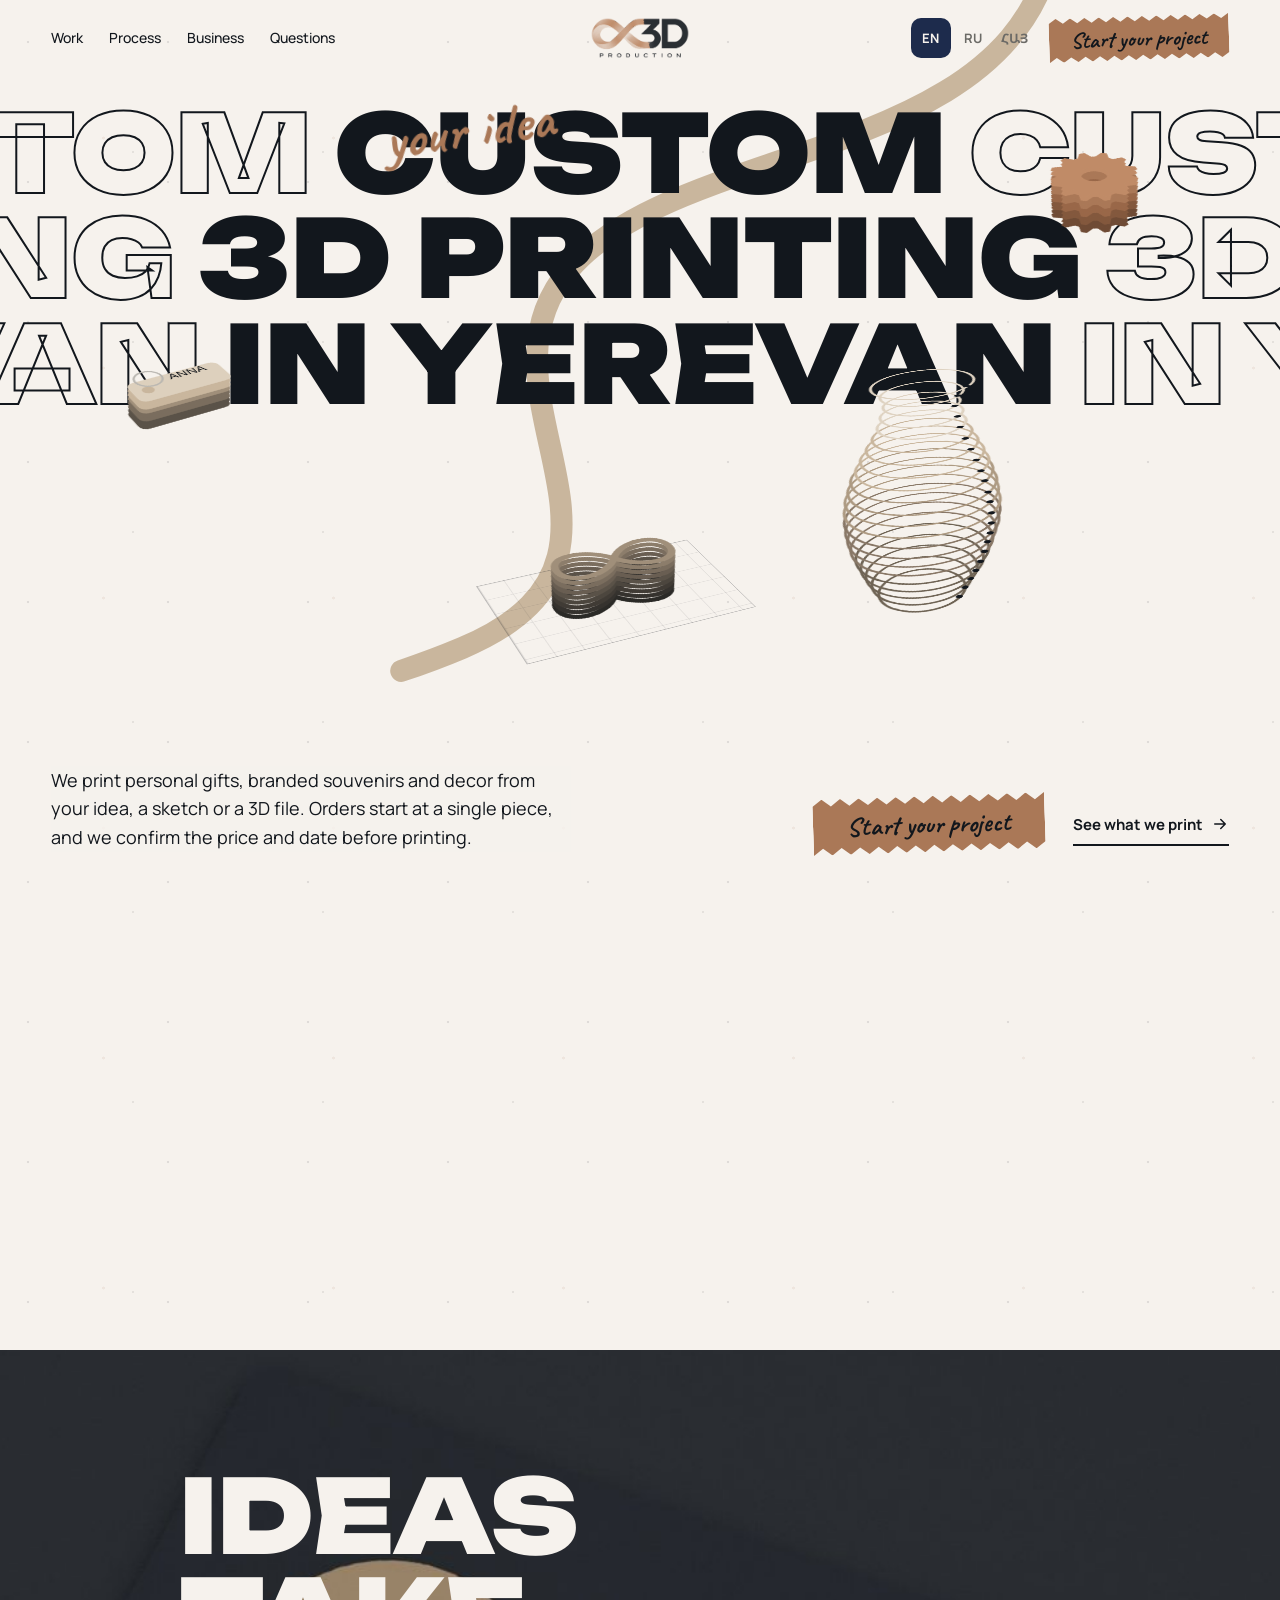
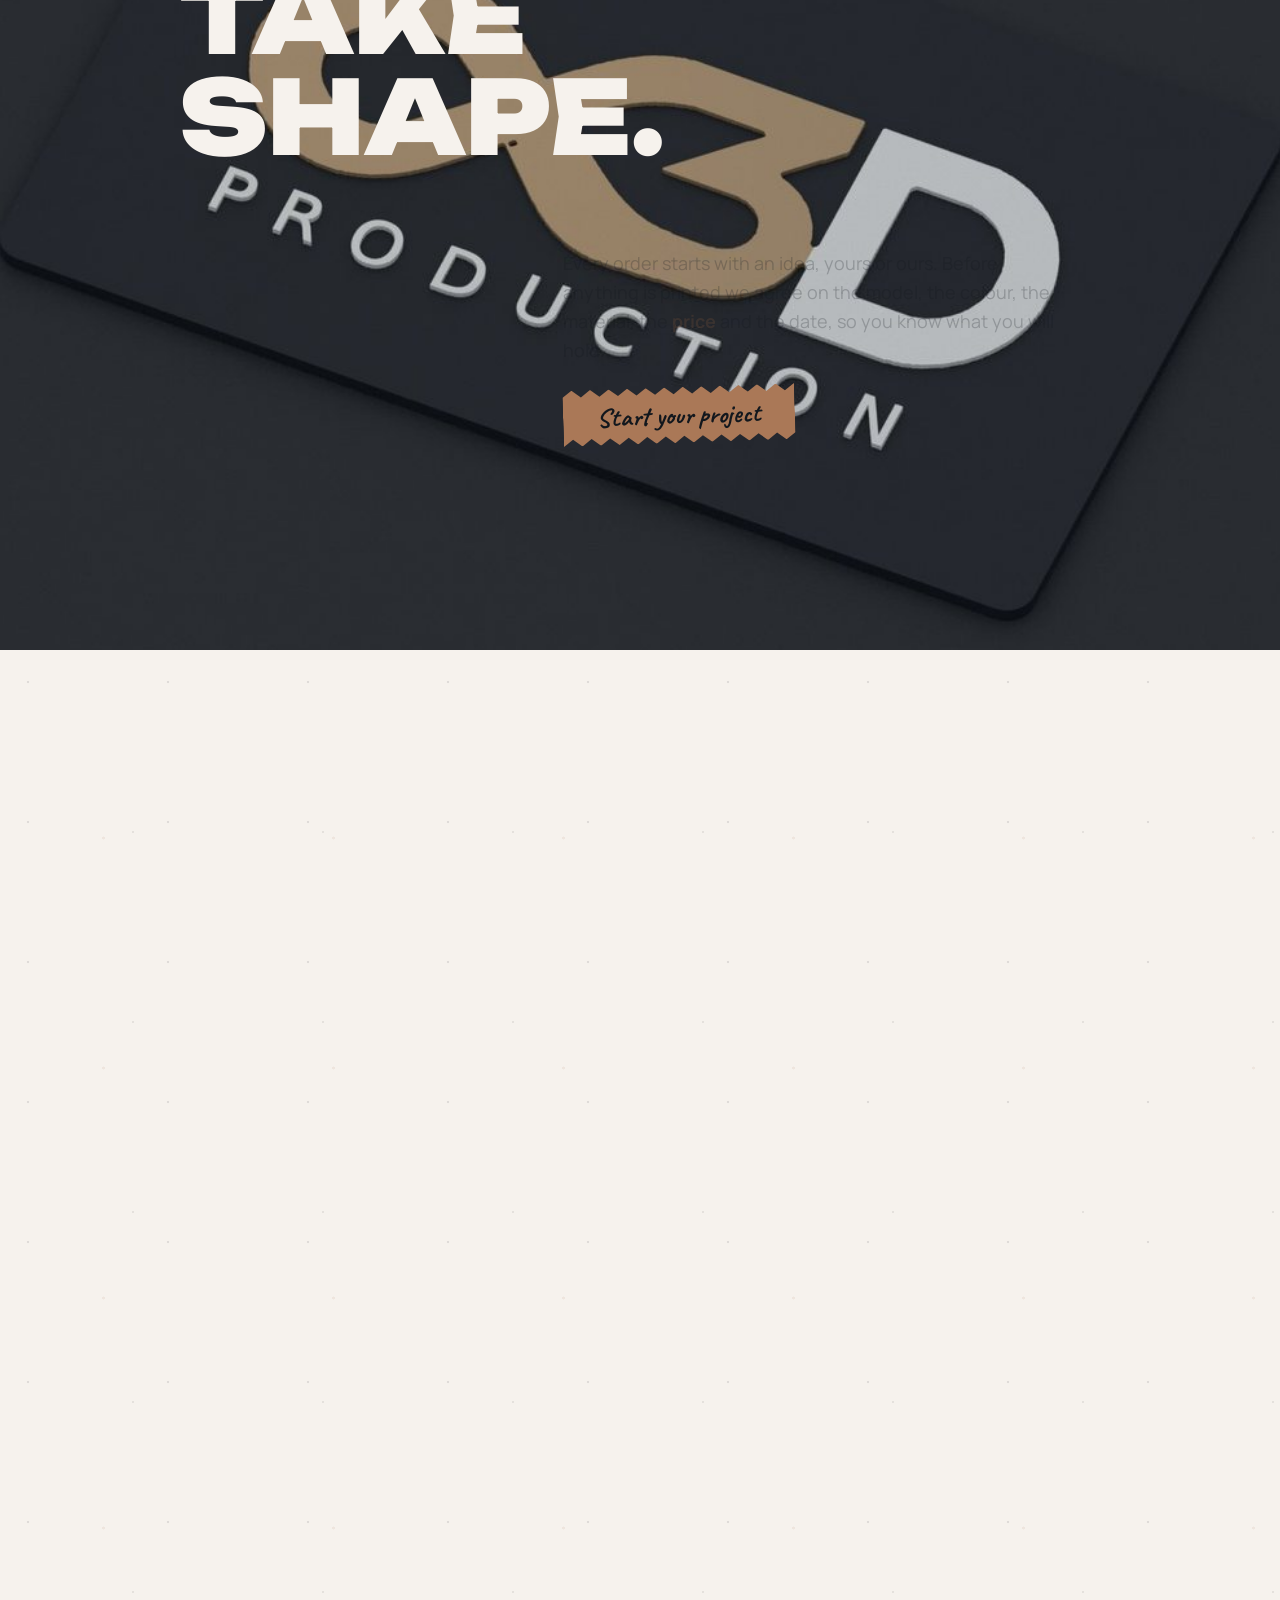
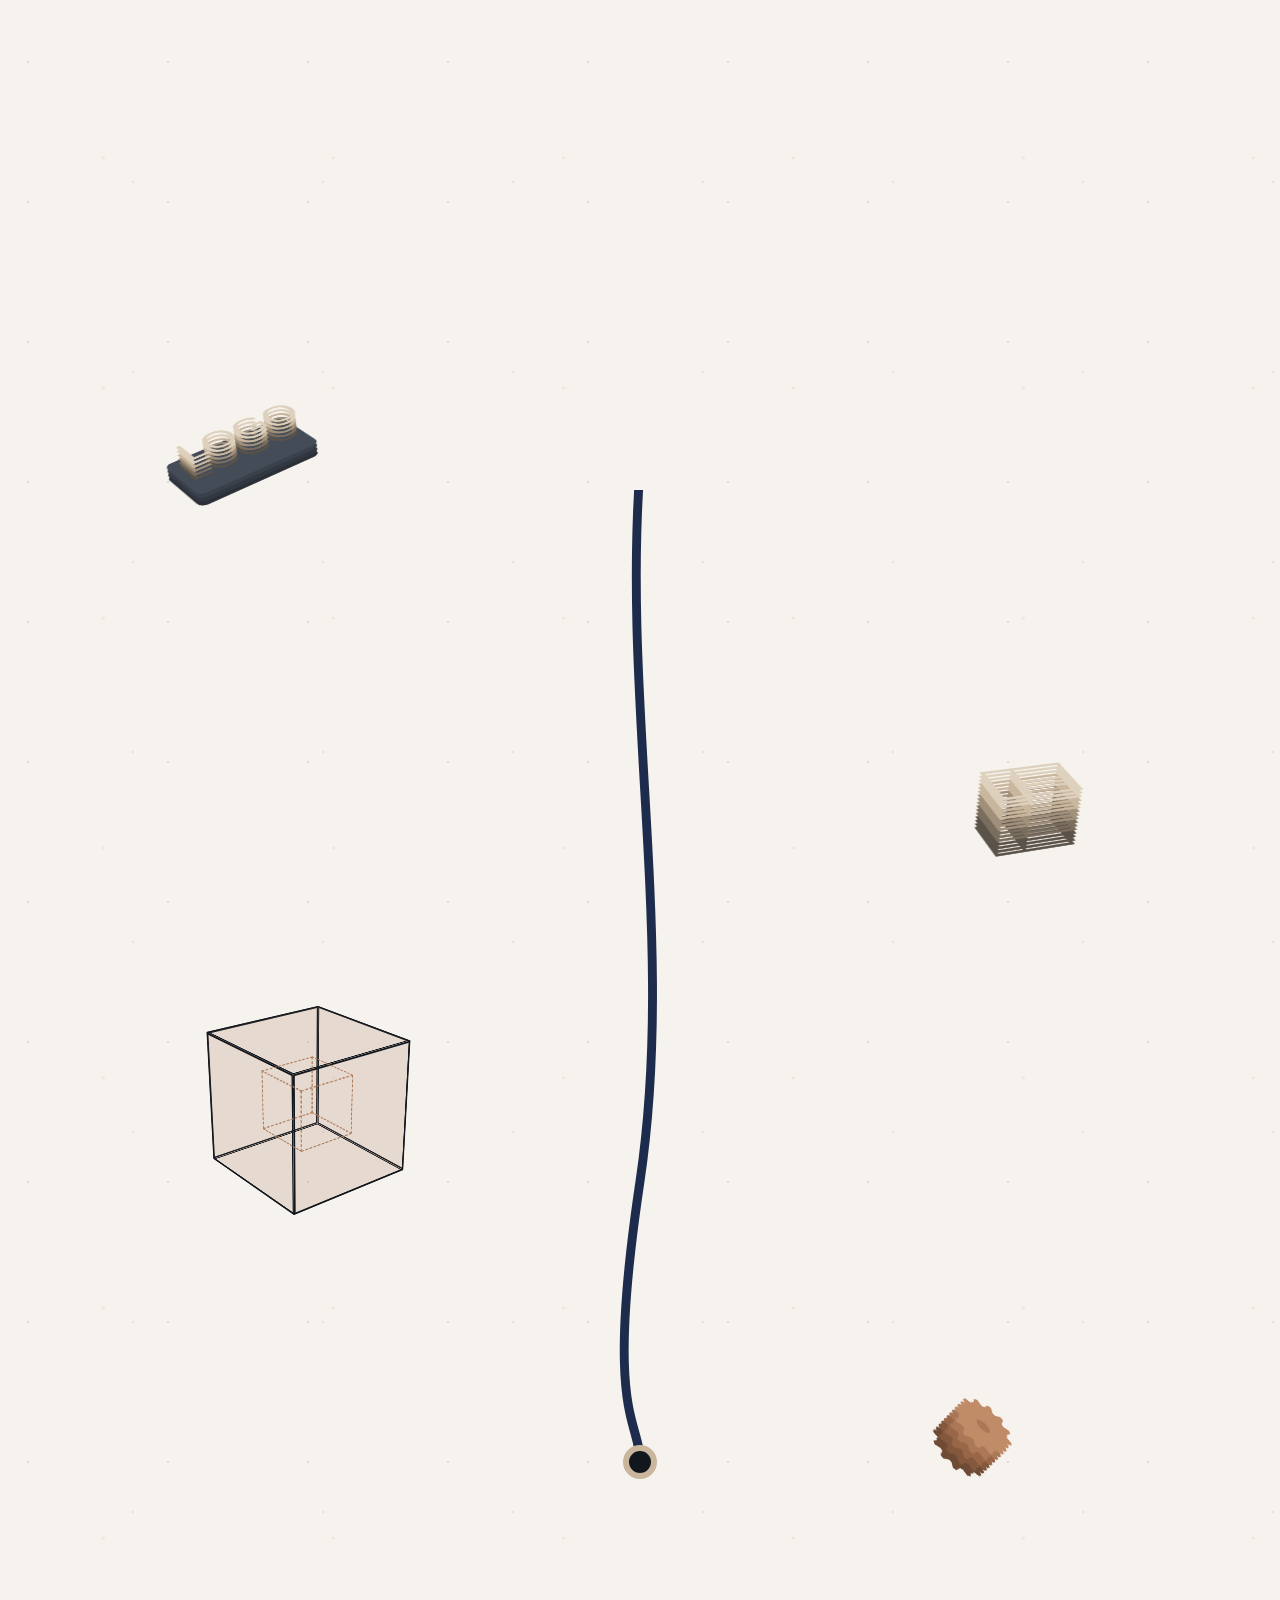
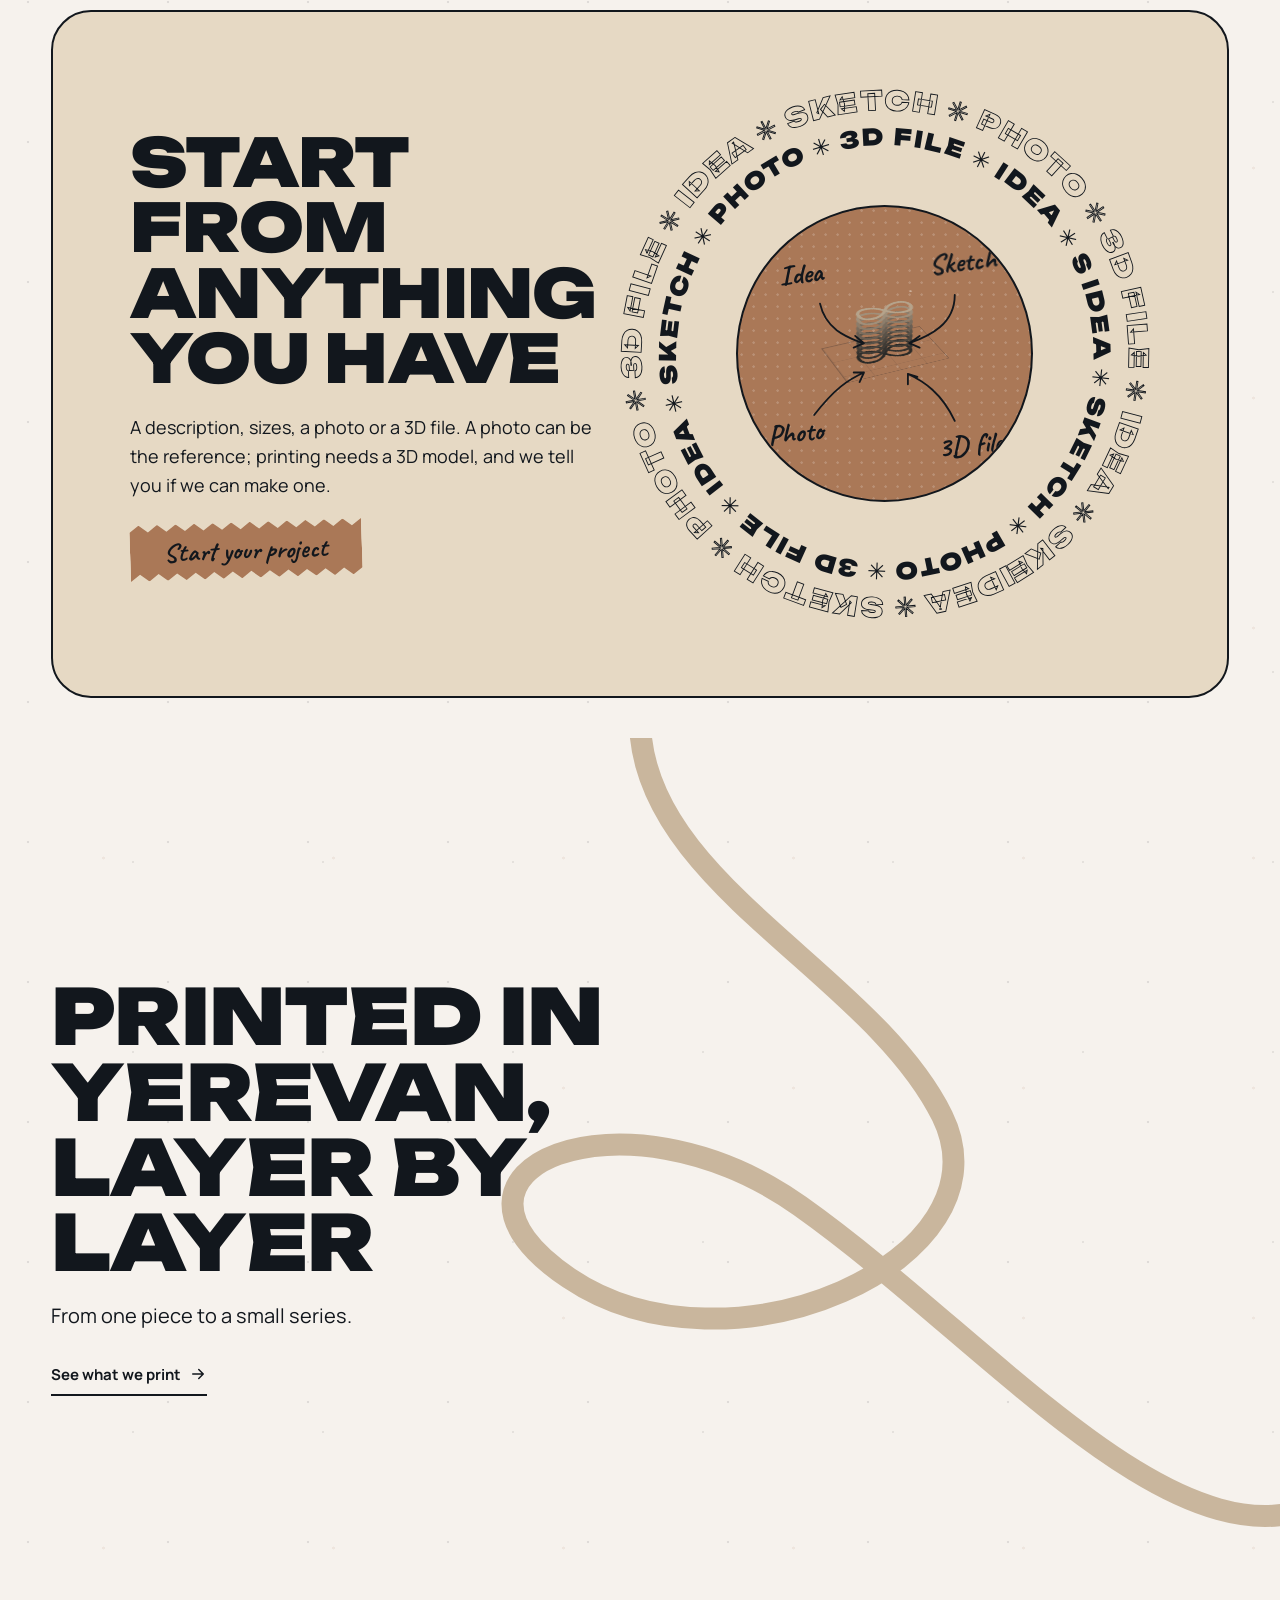
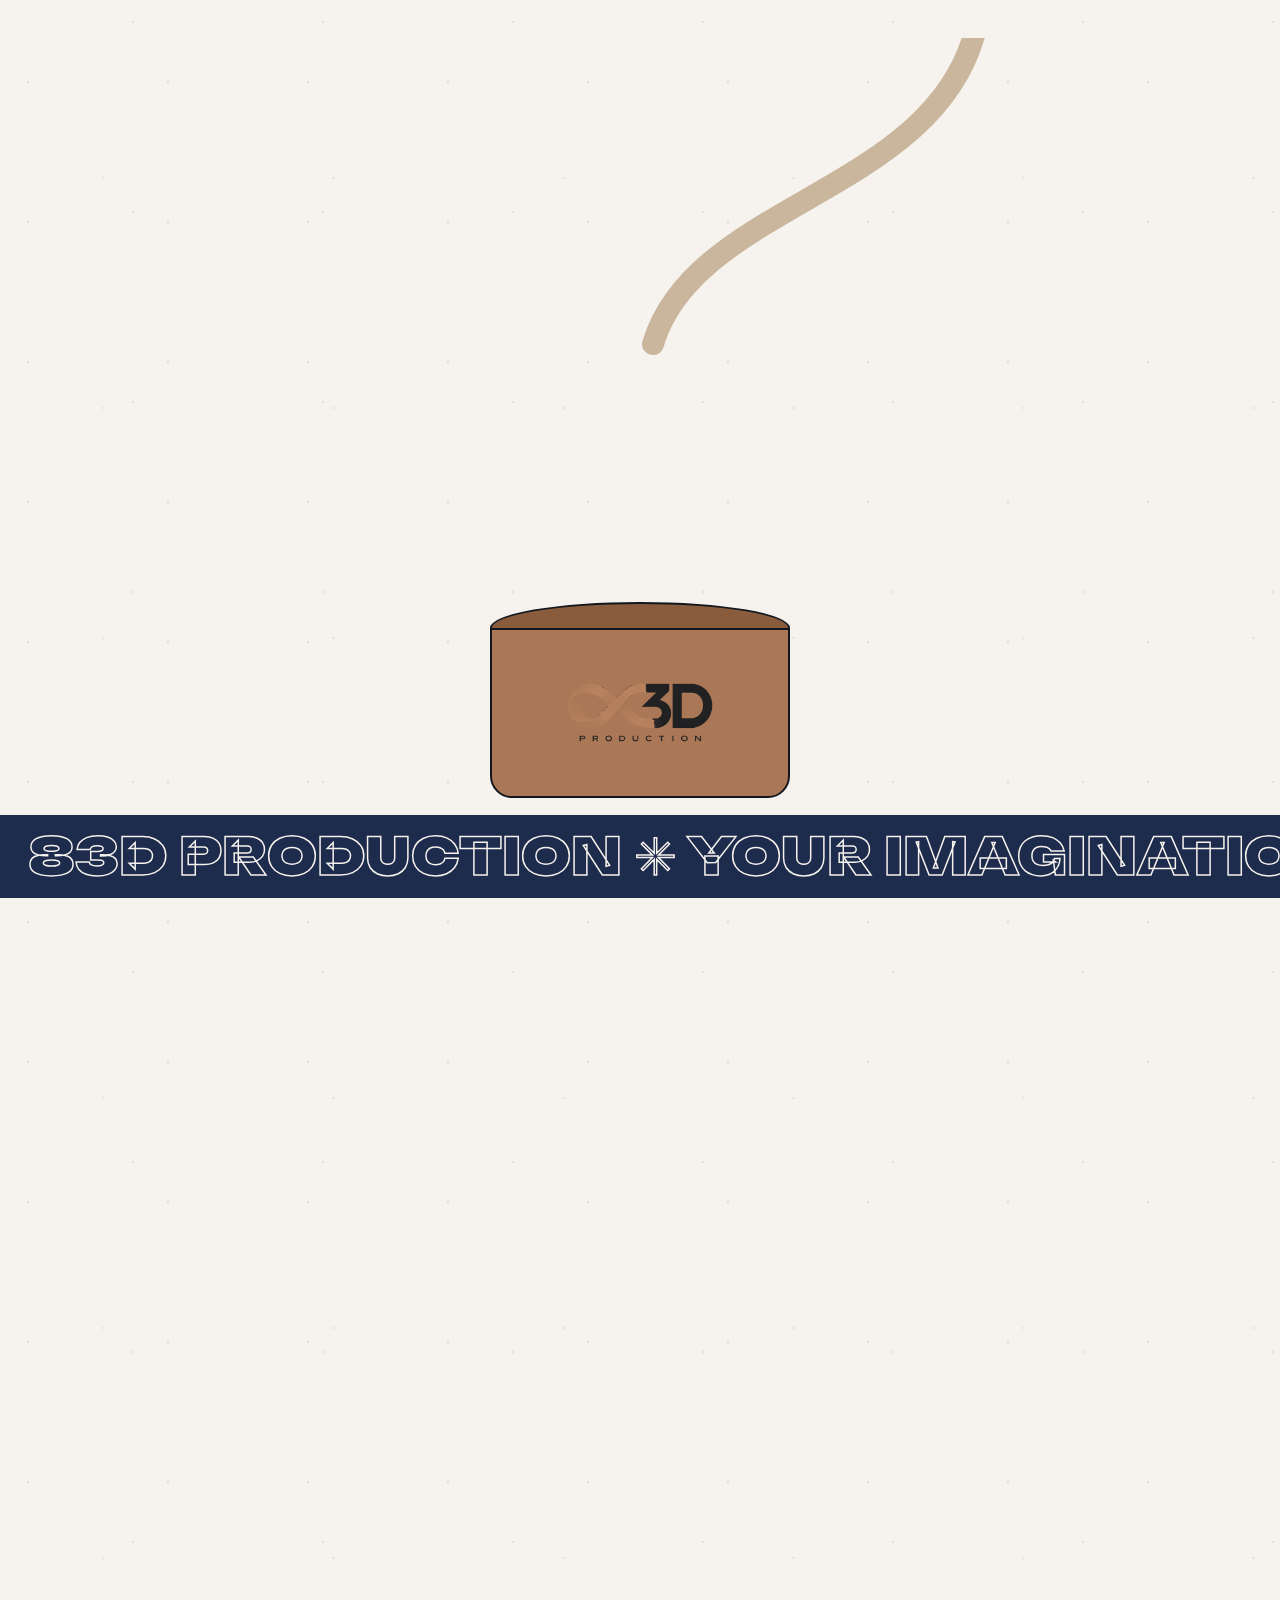
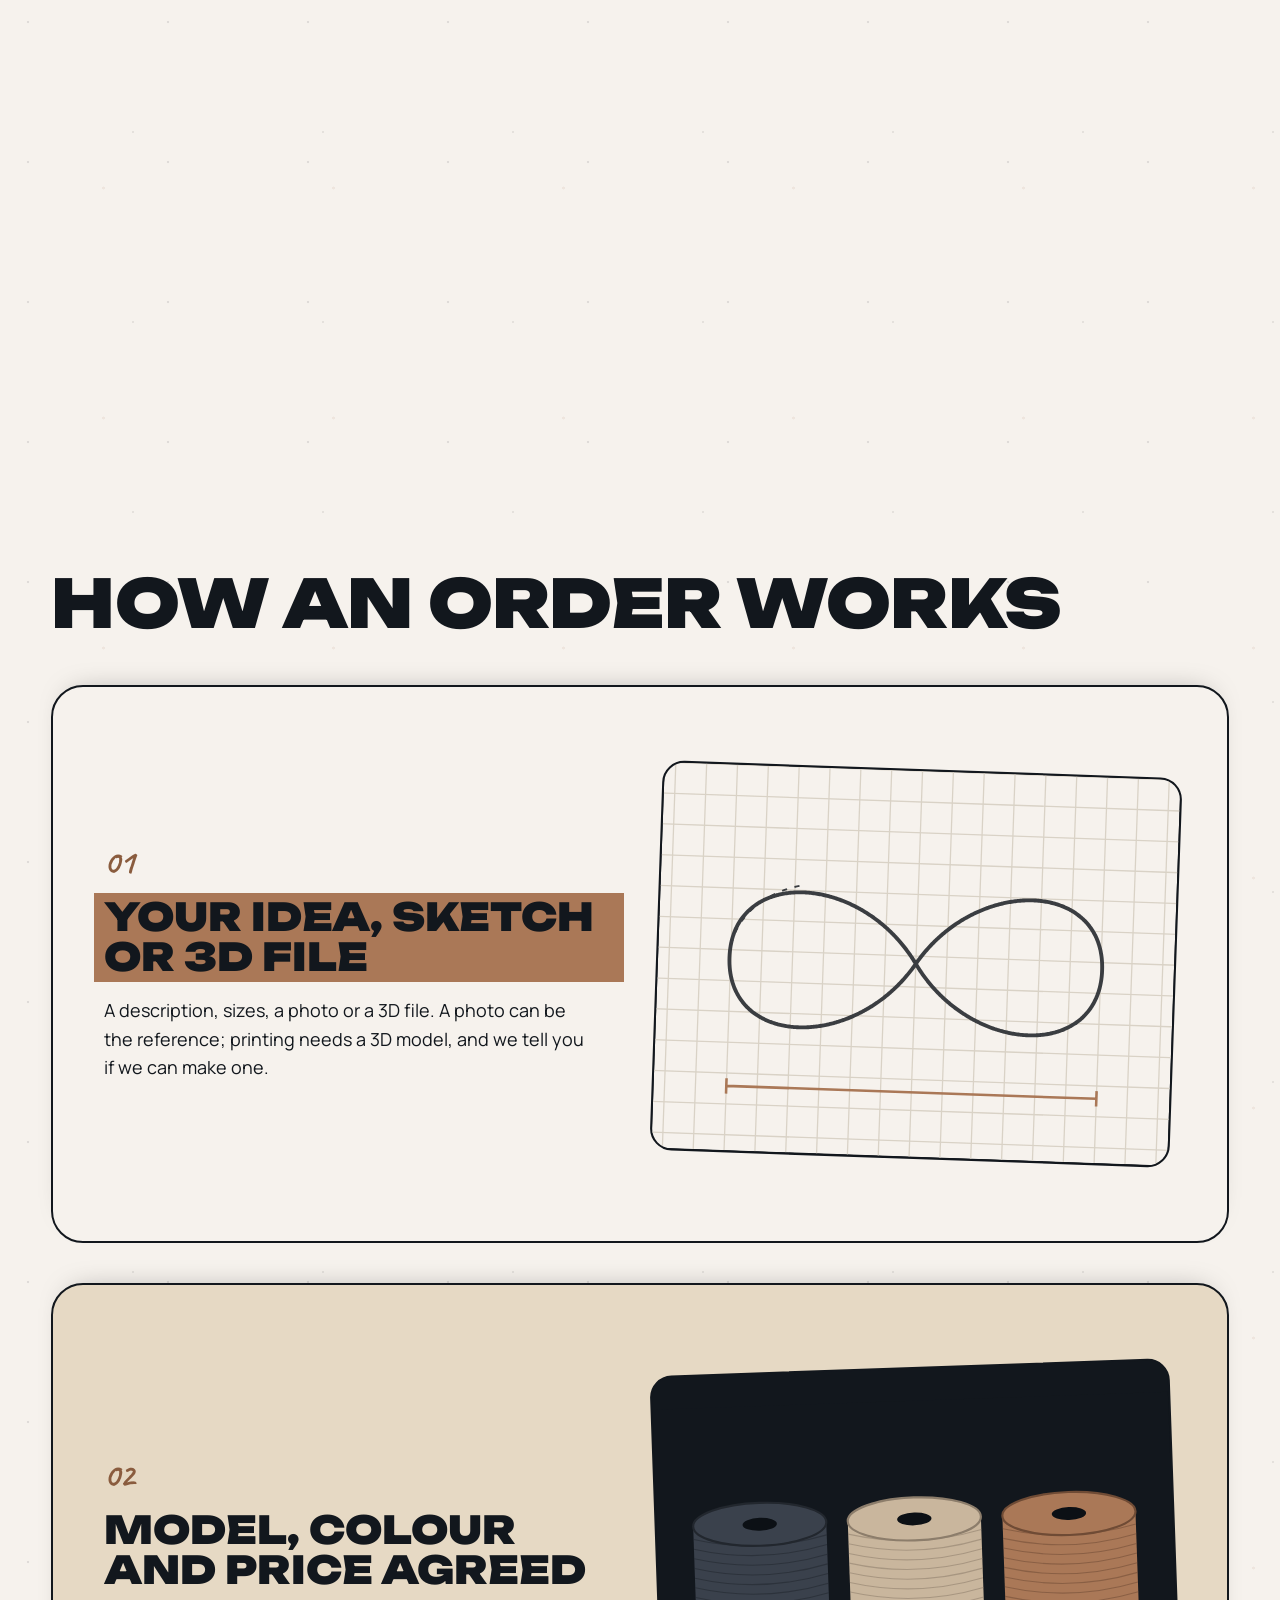
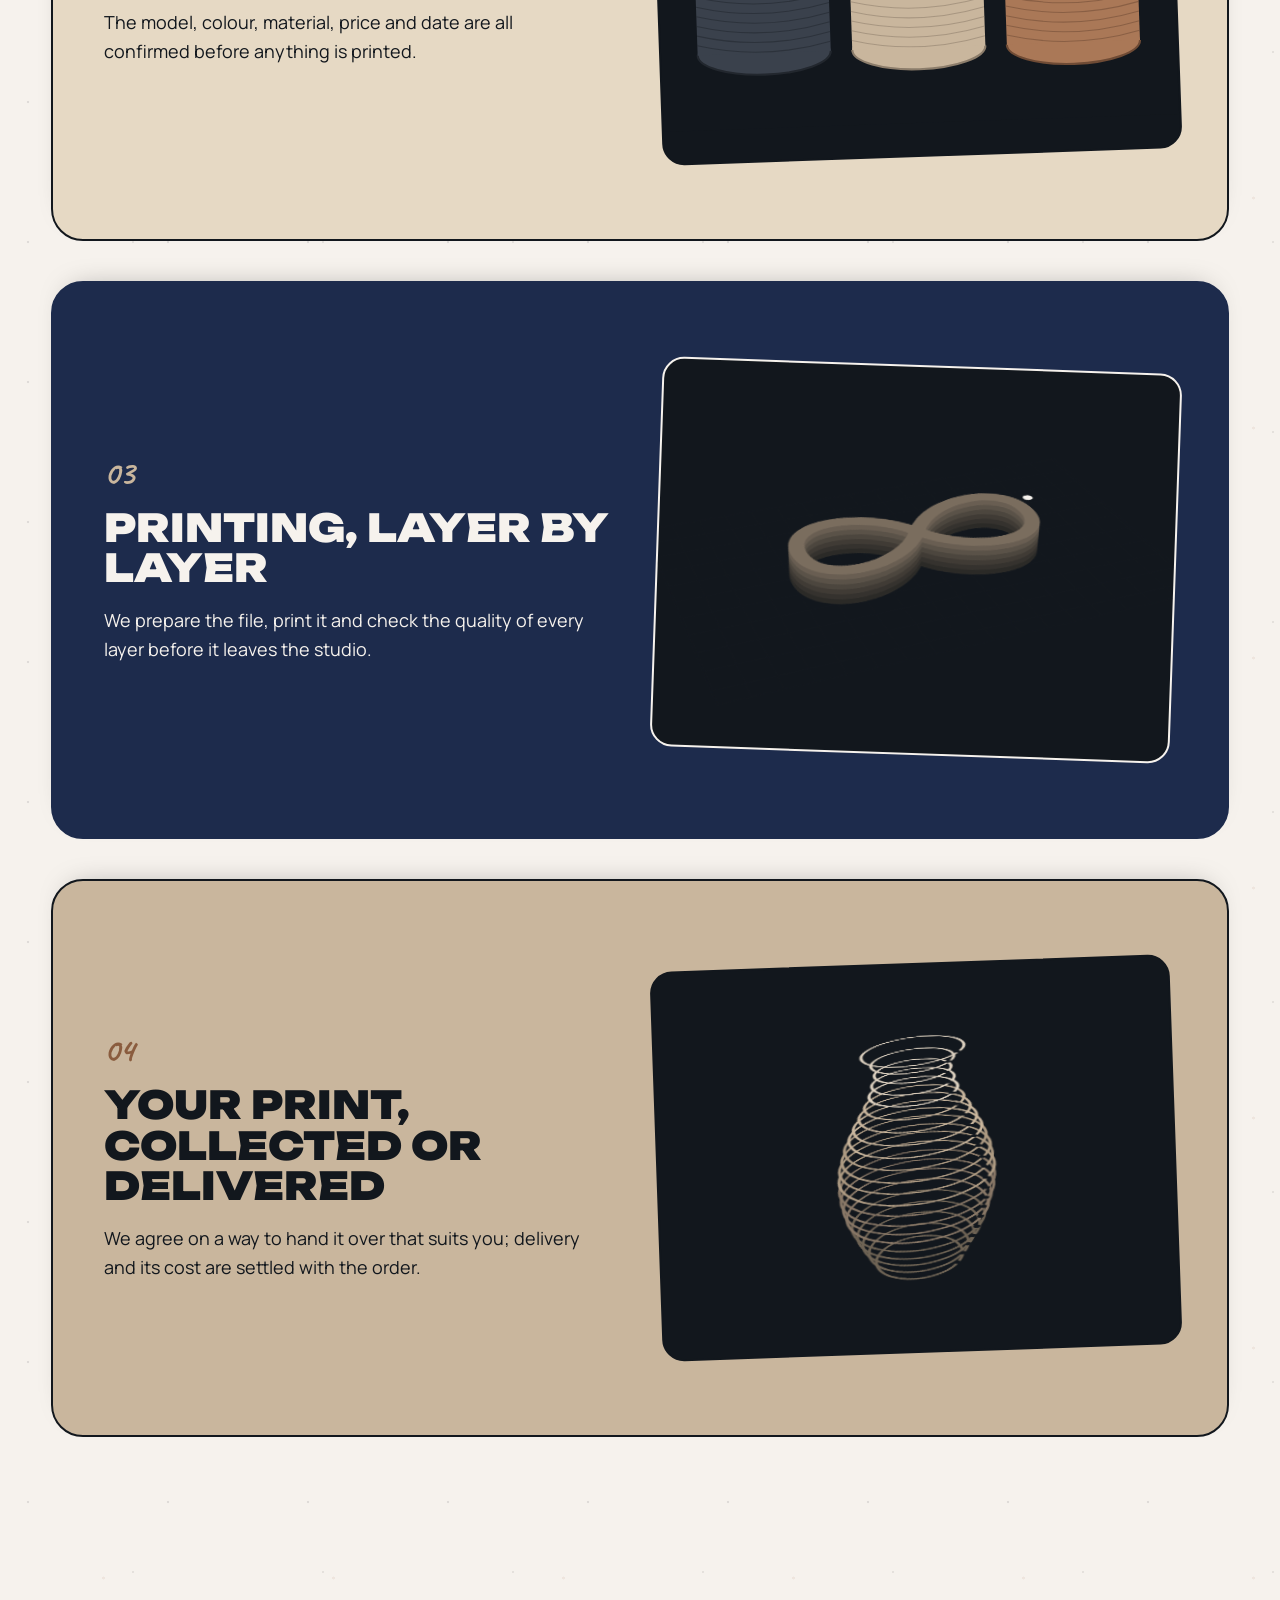
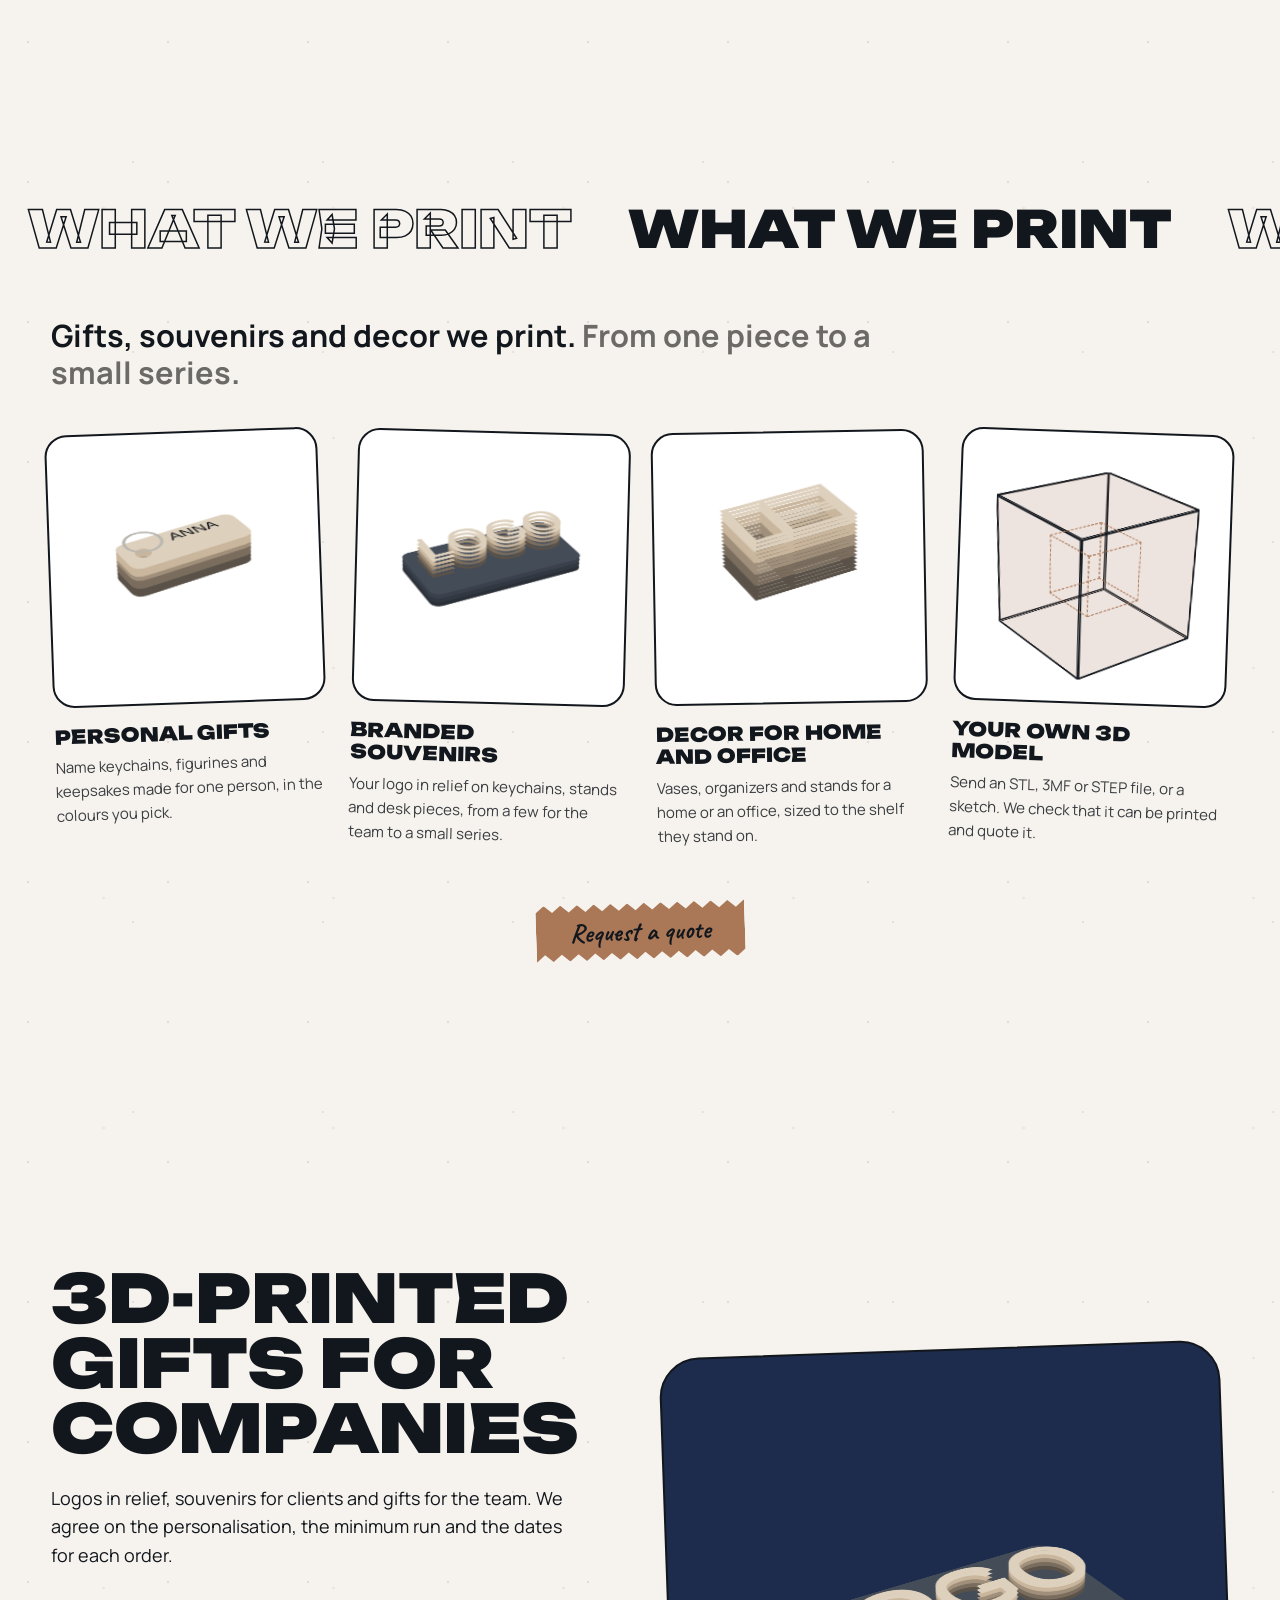
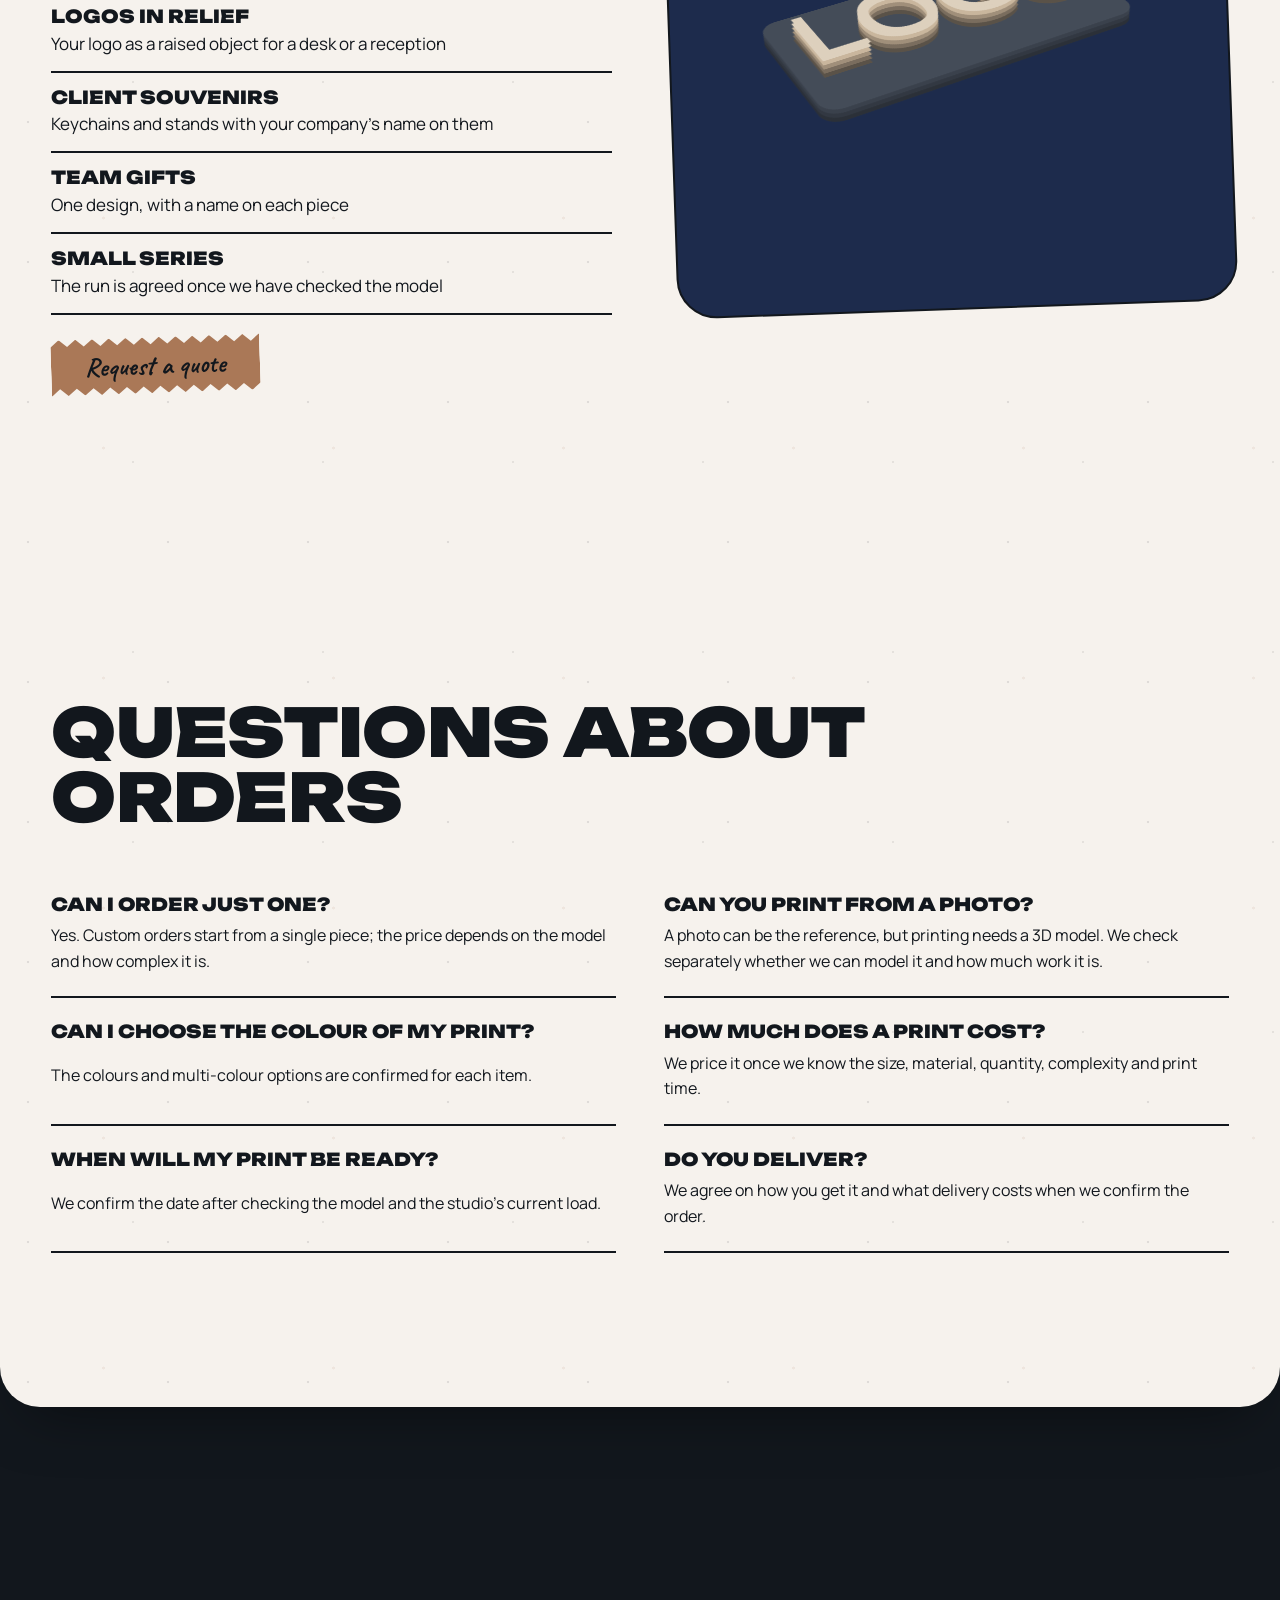
<file: index.html>
<!doctype html>
<html lang="en">
<head>
<meta charset="utf-8">
<meta name="viewport" content="width=device-width, initial-scale=1, viewport-fit=cover">
<title>3D Printing in Yerevan, 3D Print on Order | 83D Production</title>
<meta name="description" content="3D printing in Yerevan: custom 3D prints of gifts, branded souvenirs, decor and your own 3D models, from a single piece. Order your 3D print on WhatsApp.">
<meta name="keywords" content="3D տպագրություն, 3D տպագրություն Երևան, 3D տպագրություն պատվերով, 3D printing Yerevan, 3D printing Armenia, 3D print, 3D print Yerevan, 3D-печать Ереван, 3D печать на заказ">
<meta property="og:type" content="website">
<meta property="og:title" content="3D Printing in Yerevan, 3D Print on Order | 83D Production">
<meta property="og:description" content="3D printing in Yerevan: custom 3D prints of gifts, branded souvenirs, decor and your own 3D models, from a single piece. Order your 3D print on WhatsApp.">
<meta property="og:url" content="https://83d.store/">
<meta property="og:image" content="https://83d.store/share.jpg">
<meta name="twitter:card" content="summary_large_image">
<link rel="canonical" href="https://83d.store/">
<link rel="alternate" hreflang="en" href="https://83d.store/">
<link rel="alternate" hreflang="ru" href="https://83d.store/ru/">
<link rel="alternate" hreflang="hy" href="https://83d.store/hy/">
<link rel="alternate" hreflang="x-default" href="https://83d.store/">
<meta property="og:locale" content="en_US">
<meta property="og:locale:alternate" content="ru_RU">
<meta property="og:locale:alternate" content="hy_AM">
<meta property="og:site_name" content="83D Production">
<meta property="og:image:width" content="1200">
<meta property="og:image:height" content="750">
<meta property="og:image:alt" content="83D Production">
<meta name="twitter:title" content="3D Printing in Yerevan, 3D Print on Order | 83D Production">
<meta name="twitter:description" content="3D printing in Yerevan: custom 3D prints of gifts, branded souvenirs, decor and your own 3D models, from a single piece. Order your 3D print on WhatsApp.">
<meta name="twitter:image" content="https://83d.store/share.jpg">
<link rel="apple-touch-icon" href="apple-touch-icon.png">
<script type="application/ld+json">{"@context": "https://schema.org", "@type": "LocalBusiness", "@id": "https://83d.store/#business", "name": "83D Production", "description": "3D printing in Yerevan: custom 3D prints of gifts, branded souvenirs, decor and your own 3D models, from a single piece. Order your 3D print on WhatsApp.", "url": "https://83d.store/", "logo": "https://83d.store/assets/img/logo-ink.png", "image": "https://83d.store/share.jpg", "email": "info@83d.am", "telephone": "+37443633630", "slogan": "Your imagination. Our creation.", "address": {"@type": "PostalAddress", "addressLocality": "Yerevan", "addressCountry": "AM"}, "areaServed": {"@type": "Country", "name": "Armenia"}, "knowsLanguage": ["hy", "ru", "en"], "alternateName": ["83D", "83D Production Yerevan"], "keywords": "3D տպագրություն, 3D տպագրություն Երևան, 3D տպագրություն պատվերով, 3D printing Yerevan, 3D printing Armenia, 3D print, 3D print Yerevan, 3D-печать Ереван, 3D печать на заказ", "knowsAbout": ["3D printing", "3D տպագրություն", "3D-печать", "3D modeling"]}</script>
<meta name="theme-color" content="#f4efe7">
<link rel="icon" href="favicon.png" type="image/png">
<link rel="preconnect" href="https://fonts.googleapis.com">
<link rel="preconnect" href="https://fonts.gstatic.com" crossorigin>
<link href="https://fonts.googleapis.com/css2?family=Unbounded:wght@500;700;900&family=Manrope:wght@400;500;700&family=Caveat:wght@600;700&family=Noto+Sans+Armenian:wght@400;500;700;900&display=swap" rel="stylesheet">
<link rel="stylesheet" href="styles.css">
<script>document.documentElement.classList.add('js')</script>
</head>
<body>
<a class="skip" href="#top" data-i18n="skip">Skip to content</a>

<header class="hd">
  <a class="hd__logo" href="#top" aria-label="83D Production"><img src="assets/img/logo-ink.png" alt="83D Production" width="240" height="101"></a>
  <nav class="hd__nav" aria-label="Main">
    <a href="#work"><span data-i18n="navWork">Work</span></a><a href="#process"><span data-i18n="navProcess">Process</span></a><a href="#business"><span data-i18n="navBusiness">Business</span></a><a href="#faq"><span data-i18n="navFaq">Questions</span></a>
  </nav>
  <div class="hd__end">
    <div class="lang" role="group" aria-label="Language" data-i18n-aria="langGroup"><a class="lang__b" href="./" hreflang="en" lang="en" aria-current="page" aria-label="English">EN</a><a class="lang__b" href="ru/" hreflang="ru" lang="ru" aria-label="Русский">RU</a><a class="lang__b" href="hy/" hreflang="hy" lang="hy" aria-label="Հայերեն">ՀԱՅ</a></div>
    <a class="zbtn zbtn--sm hd__cta" href="https://wa.me/37443633630?text=Hello%2083D%20Production%2C%20I%27d%20like%20to%20print%3A%20" data-wa="waMain" target="_blank" rel="noopener"><span data-i18n="main">Start your project</span></a>
    <button class="hd__menu" type="button" aria-expanded="false" aria-controls="sheet" aria-label="Menu" data-i18n-aria="menu"><span></span><span></span></button>
  </div>
</header>
<div class="sheet" id="sheet" hidden>
  <nav aria-label="Menu">
    <a href="#work" class="sheet__a"><span data-i18n="navWork">Work</span></a><a href="#process" class="sheet__a"><span data-i18n="navProcess">Process</span></a><a href="#business" class="sheet__a"><span data-i18n="navBusiness">Business</span></a><a href="#faq" class="sheet__a"><span data-i18n="navFaq">Questions</span></a>
  </nav>
  <div class="lang lang--sheet" role="group" aria-label="Language"><a class="lang__b" href="./" hreflang="en" lang="en" aria-current="page" aria-label="English">EN</a><a class="lang__b" href="ru/" hreflang="ru" lang="ru" aria-label="Русский">RU</a><a class="lang__b" href="hy/" hreflang="hy" lang="hy" aria-label="Հայերեն">ՀԱՅ</a></div>
  <a class="zbtn " href="https://wa.me/37443633630?text=Hello%2083D%20Production%2C%20I%27d%20like%20to%20print%3A%20" data-wa="waMain" target="_blank" rel="noopener"><span data-i18n="main">Start your project</span></a>
</div>

<main class="page" id="top">

  <!-- 1. hero: the category set huge in rows that slide apart as you scroll, printed objects over it, a line behind -->
  <div class="hero-hold" data-pin>
  <section class="hero" data-p aria-labelledby="hero-h">
    <svg class="line line--hero" viewBox="0 0 1440 1000" preserveAspectRatio="none" aria-hidden="true"><path pathLength="1" d="M1180 -40 C 1120 180, 760 160, 640 300 S 760 620, 520 720 S 120 760, 140 1060"/></svg>
    <h1 id="hero-h" class="sr"><span data-i18n="h1">Custom 3D printing in Yerevan</span></h1>
    <div class="rows rows--hero" aria-hidden="true"><div class="row" style="--dir: 1"><span class="w" data-i18n="heroRows.0">Custom</span><span class="w" data-i18n="heroRows.0">Custom</span><span class="w w--solid" data-i18n="heroRows.0">Custom</span><span class="w" data-i18n="heroRows.0">Custom</span><span class="w" data-i18n="heroRows.0">Custom</span></div><div class="row" style="--dir: -1"><span class="w" data-i18n="heroRows.1">3D printing</span><span class="w" data-i18n="heroRows.1">3D printing</span><span class="w w--solid" data-i18n="heroRows.1">3D printing</span><span class="w" data-i18n="heroRows.1">3D printing</span><span class="w" data-i18n="heroRows.1">3D printing</span></div><div class="row" style="--dir: 1"><span class="w" data-i18n="heroRows.2">in Yerevan</span><span class="w" data-i18n="heroRows.2">in Yerevan</span><span class="w w--solid" data-i18n="heroRows.2">in Yerevan</span><span class="w" data-i18n="heroRows.2">in Yerevan</span><span class="w" data-i18n="heroRows.2">in Yerevan</span></div></div>
    <p class="script script--hero" aria-hidden="true"><span data-i18n="heroScript">your idea</span></p>
    <div class="float f--tag" data-speed="-0.25" data-rot="-14"><div class="p3d"><div class="p3d__obj" style="--x-w: 62%; --x-ar: 4 / 3"><svg class="p3d-l" viewBox="0 0 400 300" aria-hidden="true" style="--z: 0.0; --i: 0"><g fill="#5a5248"><path fill-rule="evenodd" d="M70 90 H330 Q360 90 360 120 V180 Q360 210 330 210 H70 Q40 210 40 180 V120 Q40 90 70 90 Z M92 150 m-20 0 a20 20 0 1 0 40 0 a20 20 0 1 0 -40 0 Z"/></g></svg><svg class="p3d-l" viewBox="0 0 400 300" aria-hidden="true" style="--z: 4.5; --i: 1"><g fill="#5a5248"><path fill-rule="evenodd" d="M70 90 H330 Q360 90 360 120 V180 Q360 210 330 210 H70 Q40 210 40 180 V120 Q40 90 70 90 Z M92 150 m-20 0 a20 20 0 1 0 40 0 a20 20 0 1 0 -40 0 Z"/></g></svg><svg class="p3d-l" viewBox="0 0 400 300" aria-hidden="true" style="--z: 9.0; --i: 2"><g fill="#7a6d5e"><path fill-rule="evenodd" d="M70 90 H330 Q360 90 360 120 V180 Q360 210 330 210 H70 Q40 210 40 180 V120 Q40 90 70 90 Z M92 150 m-20 0 a20 20 0 1 0 40 0 a20 20 0 1 0 -40 0 Z"/></g></svg><svg class="p3d-l" viewBox="0 0 400 300" aria-hidden="true" style="--z: 13.5; --i: 3"><g fill="#7a6d5e"><path fill-rule="evenodd" d="M70 90 H330 Q360 90 360 120 V180 Q360 210 330 210 H70 Q40 210 40 180 V120 Q40 90 70 90 Z M92 150 m-20 0 a20 20 0 1 0 40 0 a20 20 0 1 0 -40 0 Z"/></g></svg><svg class="p3d-l" viewBox="0 0 400 300" aria-hidden="true" style="--z: 18.0; --i: 4"><g fill="#a08f7a"><path fill-rule="evenodd" d="M70 90 H330 Q360 90 360 120 V180 Q360 210 330 210 H70 Q40 210 40 180 V120 Q40 90 70 90 Z M92 150 m-20 0 a20 20 0 1 0 40 0 a20 20 0 1 0 -40 0 Z"/></g></svg><svg class="p3d-l" viewBox="0 0 400 300" aria-hidden="true" style="--z: 22.5; --i: 5"><g fill="#c9b69d"><path fill-rule="evenodd" d="M70 90 H330 Q360 90 360 120 V180 Q360 210 330 210 H70 Q40 210 40 180 V120 Q40 90 70 90 Z M92 150 m-20 0 a20 20 0 1 0 40 0 a20 20 0 1 0 -40 0 Z"/></g></svg><svg class="p3d-l" viewBox="0 0 400 300" aria-hidden="true" style="--z: 27.0; --i: 6"><g fill="#c9b69d"><path fill-rule="evenodd" d="M70 90 H330 Q360 90 360 120 V180 Q360 210 330 210 H70 Q40 210 40 180 V120 Q40 90 70 90 Z M92 150 m-20 0 a20 20 0 1 0 40 0 a20 20 0 1 0 -40 0 Z"/></g></svg><svg class="p3d-l" viewBox="0 0 400 300" aria-hidden="true" style="--z: 31.5; --i: 7"><g fill="#ddd0bd"><path fill-rule="evenodd" d="M70 90 H330 Q360 90 360 120 V180 Q360 210 330 210 H70 Q40 210 40 180 V120 Q40 90 70 90 Z M92 150 m-20 0 a20 20 0 1 0 40 0 a20 20 0 1 0 -40 0 Z"/></g></svg><svg class="p3d-l" viewBox="0 0 400 300" aria-hidden="true" style="--z: 40; --i: 9"><text x="225" y="166" text-anchor="middle" font-family="Schibsted Grotesk, sans-serif" font-size="46" fill="#0c1015">ANNA</text></svg><svg class="p3d-l" viewBox="0 0 400 300" aria-hidden="true" style="--z: 44; --i: 10"><circle cx="92" cy="150" r="44" fill="none" stroke="#b9b6b0" stroke-width="7"/></svg></div></div></div>
    <div class="float f--gear" data-speed="0.35" data-rot="40"><div class="p3d"><div class="p3d__obj" style="--x-w: 70%; --x-ar: 1 / 1"><svg class="p3d-l" viewBox="0 0 400 400" aria-hidden="true" style="--z: 0.0; --i: 0"><g fill="#6f4b35"><path fill-rule="evenodd" d="M200.0 78.0 L219.6 51.3 L238.8 55.1 L246.7 87.3 L261.0 94.3 L291.3 81.0 L306.1 93.9 L296.8 125.7 L305.7 139.0 L338.6 142.6 L344.9 161.2 L321.0 184.1 L322.0 200.0 L348.7 219.6 L344.9 238.8 L312.7 246.7 L305.7 261.0 L319.0 291.3 L306.1 306.1 L274.3 296.8 L261.0 305.7 L257.4 338.6 L238.8 344.9 L215.9 321.0 L200.0 322.0 L180.4 348.7 L161.2 344.9 L153.3 312.7 L139.0 305.7 L108.7 319.0 L93.9 306.1 L103.2 274.3 L94.3 261.0 L61.4 257.4 L55.1 238.8 L79.0 215.9 L78.0 200.0 L51.3 180.4 L55.1 161.2 L87.3 153.3 L94.3 139.0 L81.0 108.7 L93.9 93.9 L125.7 103.2 L139.0 94.3 L142.6 61.4 L161.2 55.1 L184.1 79.0 Z M246 200 A46 46 0 1 0 154 200 A46 46 0 1 0 246 200 Z"/></g></svg><svg class="p3d-l" viewBox="0 0 400 400" aria-hidden="true" style="--z: 4.5; --i: 1"><g fill="#6f4b35"><path fill-rule="evenodd" d="M200.0 78.0 L219.6 51.3 L238.8 55.1 L246.7 87.3 L261.0 94.3 L291.3 81.0 L306.1 93.9 L296.8 125.7 L305.7 139.0 L338.6 142.6 L344.9 161.2 L321.0 184.1 L322.0 200.0 L348.7 219.6 L344.9 238.8 L312.7 246.7 L305.7 261.0 L319.0 291.3 L306.1 306.1 L274.3 296.8 L261.0 305.7 L257.4 338.6 L238.8 344.9 L215.9 321.0 L200.0 322.0 L180.4 348.7 L161.2 344.9 L153.3 312.7 L139.0 305.7 L108.7 319.0 L93.9 306.1 L103.2 274.3 L94.3 261.0 L61.4 257.4 L55.1 238.8 L79.0 215.9 L78.0 200.0 L51.3 180.4 L55.1 161.2 L87.3 153.3 L94.3 139.0 L81.0 108.7 L93.9 93.9 L125.7 103.2 L139.0 94.3 L142.6 61.4 L161.2 55.1 L184.1 79.0 Z M246 200 A46 46 0 1 0 154 200 A46 46 0 1 0 246 200 Z"/></g></svg><svg class="p3d-l" viewBox="0 0 400 400" aria-hidden="true" style="--z: 9.0; --i: 2"><g fill="#83583d"><path fill-rule="evenodd" d="M200.0 78.0 L219.6 51.3 L238.8 55.1 L246.7 87.3 L261.0 94.3 L291.3 81.0 L306.1 93.9 L296.8 125.7 L305.7 139.0 L338.6 142.6 L344.9 161.2 L321.0 184.1 L322.0 200.0 L348.7 219.6 L344.9 238.8 L312.7 246.7 L305.7 261.0 L319.0 291.3 L306.1 306.1 L274.3 296.8 L261.0 305.7 L257.4 338.6 L238.8 344.9 L215.9 321.0 L200.0 322.0 L180.4 348.7 L161.2 344.9 L153.3 312.7 L139.0 305.7 L108.7 319.0 L93.9 306.1 L103.2 274.3 L94.3 261.0 L61.4 257.4 L55.1 238.8 L79.0 215.9 L78.0 200.0 L51.3 180.4 L55.1 161.2 L87.3 153.3 L94.3 139.0 L81.0 108.7 L93.9 93.9 L125.7 103.2 L139.0 94.3 L142.6 61.4 L161.2 55.1 L184.1 79.0 Z M246 200 A46 46 0 1 0 154 200 A46 46 0 1 0 246 200 Z"/></g></svg><svg class="p3d-l" viewBox="0 0 400 400" aria-hidden="true" style="--z: 13.5; --i: 3"><g fill="#83583d"><path fill-rule="evenodd" d="M200.0 78.0 L219.6 51.3 L238.8 55.1 L246.7 87.3 L261.0 94.3 L291.3 81.0 L306.1 93.9 L296.8 125.7 L305.7 139.0 L338.6 142.6 L344.9 161.2 L321.0 184.1 L322.0 200.0 L348.7 219.6 L344.9 238.8 L312.7 246.7 L305.7 261.0 L319.0 291.3 L306.1 306.1 L274.3 296.8 L261.0 305.7 L257.4 338.6 L238.8 344.9 L215.9 321.0 L200.0 322.0 L180.4 348.7 L161.2 344.9 L153.3 312.7 L139.0 305.7 L108.7 319.0 L93.9 306.1 L103.2 274.3 L94.3 261.0 L61.4 257.4 L55.1 238.8 L79.0 215.9 L78.0 200.0 L51.3 180.4 L55.1 161.2 L87.3 153.3 L94.3 139.0 L81.0 108.7 L93.9 93.9 L125.7 103.2 L139.0 94.3 L142.6 61.4 L161.2 55.1 L184.1 79.0 Z M246 200 A46 46 0 1 0 154 200 A46 46 0 1 0 246 200 Z"/></g></svg><svg class="p3d-l" viewBox="0 0 400 400" aria-hidden="true" style="--z: 18.0; --i: 4"><g fill="#996748"><path fill-rule="evenodd" d="M200.0 78.0 L219.6 51.3 L238.8 55.1 L246.7 87.3 L261.0 94.3 L291.3 81.0 L306.1 93.9 L296.8 125.7 L305.7 139.0 L338.6 142.6 L344.9 161.2 L321.0 184.1 L322.0 200.0 L348.7 219.6 L344.9 238.8 L312.7 246.7 L305.7 261.0 L319.0 291.3 L306.1 306.1 L274.3 296.8 L261.0 305.7 L257.4 338.6 L238.8 344.9 L215.9 321.0 L200.0 322.0 L180.4 348.7 L161.2 344.9 L153.3 312.7 L139.0 305.7 L108.7 319.0 L93.9 306.1 L103.2 274.3 L94.3 261.0 L61.4 257.4 L55.1 238.8 L79.0 215.9 L78.0 200.0 L51.3 180.4 L55.1 161.2 L87.3 153.3 L94.3 139.0 L81.0 108.7 L93.9 93.9 L125.7 103.2 L139.0 94.3 L142.6 61.4 L161.2 55.1 L184.1 79.0 Z M246 200 A46 46 0 1 0 154 200 A46 46 0 1 0 246 200 Z"/></g></svg><svg class="p3d-l" viewBox="0 0 400 400" aria-hidden="true" style="--z: 22.5; --i: 5"><g fill="#996748"><path fill-rule="evenodd" d="M200.0 78.0 L219.6 51.3 L238.8 55.1 L246.7 87.3 L261.0 94.3 L291.3 81.0 L306.1 93.9 L296.8 125.7 L305.7 139.0 L338.6 142.6 L344.9 161.2 L321.0 184.1 L322.0 200.0 L348.7 219.6 L344.9 238.8 L312.7 246.7 L305.7 261.0 L319.0 291.3 L306.1 306.1 L274.3 296.8 L261.0 305.7 L257.4 338.6 L238.8 344.9 L215.9 321.0 L200.0 322.0 L180.4 348.7 L161.2 344.9 L153.3 312.7 L139.0 305.7 L108.7 319.0 L93.9 306.1 L103.2 274.3 L94.3 261.0 L61.4 257.4 L55.1 238.8 L79.0 215.9 L78.0 200.0 L51.3 180.4 L55.1 161.2 L87.3 153.3 L94.3 139.0 L81.0 108.7 L93.9 93.9 L125.7 103.2 L139.0 94.3 L142.6 61.4 L161.2 55.1 L184.1 79.0 Z M246 200 A46 46 0 1 0 154 200 A46 46 0 1 0 246 200 Z"/></g></svg><svg class="p3d-l" viewBox="0 0 400 400" aria-hidden="true" style="--z: 27.0; --i: 6"><g fill="#aa7857"><path fill-rule="evenodd" d="M200.0 78.0 L219.6 51.3 L238.8 55.1 L246.7 87.3 L261.0 94.3 L291.3 81.0 L306.1 93.9 L296.8 125.7 L305.7 139.0 L338.6 142.6 L344.9 161.2 L321.0 184.1 L322.0 200.0 L348.7 219.6 L344.9 238.8 L312.7 246.7 L305.7 261.0 L319.0 291.3 L306.1 306.1 L274.3 296.8 L261.0 305.7 L257.4 338.6 L238.8 344.9 L215.9 321.0 L200.0 322.0 L180.4 348.7 L161.2 344.9 L153.3 312.7 L139.0 305.7 L108.7 319.0 L93.9 306.1 L103.2 274.3 L94.3 261.0 L61.4 257.4 L55.1 238.8 L79.0 215.9 L78.0 200.0 L51.3 180.4 L55.1 161.2 L87.3 153.3 L94.3 139.0 L81.0 108.7 L93.9 93.9 L125.7 103.2 L139.0 94.3 L142.6 61.4 L161.2 55.1 L184.1 79.0 Z M246 200 A46 46 0 1 0 154 200 A46 46 0 1 0 246 200 Z"/></g></svg><svg class="p3d-l" viewBox="0 0 400 400" aria-hidden="true" style="--z: 31.5; --i: 7"><g fill="#aa7857"><path fill-rule="evenodd" d="M200.0 78.0 L219.6 51.3 L238.8 55.1 L246.7 87.3 L261.0 94.3 L291.3 81.0 L306.1 93.9 L296.8 125.7 L305.7 139.0 L338.6 142.6 L344.9 161.2 L321.0 184.1 L322.0 200.0 L348.7 219.6 L344.9 238.8 L312.7 246.7 L305.7 261.0 L319.0 291.3 L306.1 306.1 L274.3 296.8 L261.0 305.7 L257.4 338.6 L238.8 344.9 L215.9 321.0 L200.0 322.0 L180.4 348.7 L161.2 344.9 L153.3 312.7 L139.0 305.7 L108.7 319.0 L93.9 306.1 L103.2 274.3 L94.3 261.0 L61.4 257.4 L55.1 238.8 L79.0 215.9 L78.0 200.0 L51.3 180.4 L55.1 161.2 L87.3 153.3 L94.3 139.0 L81.0 108.7 L93.9 93.9 L125.7 103.2 L139.0 94.3 L142.6 61.4 L161.2 55.1 L184.1 79.0 Z M246 200 A46 46 0 1 0 154 200 A46 46 0 1 0 246 200 Z"/></g></svg><svg class="p3d-l" viewBox="0 0 400 400" aria-hidden="true" style="--z: 36.0; --i: 8"><g fill="#c08b67"><path fill-rule="evenodd" d="M200.0 78.0 L219.6 51.3 L238.8 55.1 L246.7 87.3 L261.0 94.3 L291.3 81.0 L306.1 93.9 L296.8 125.7 L305.7 139.0 L338.6 142.6 L344.9 161.2 L321.0 184.1 L322.0 200.0 L348.7 219.6 L344.9 238.8 L312.7 246.7 L305.7 261.0 L319.0 291.3 L306.1 306.1 L274.3 296.8 L261.0 305.7 L257.4 338.6 L238.8 344.9 L215.9 321.0 L200.0 322.0 L180.4 348.7 L161.2 344.9 L153.3 312.7 L139.0 305.7 L108.7 319.0 L93.9 306.1 L103.2 274.3 L94.3 261.0 L61.4 257.4 L55.1 238.8 L79.0 215.9 L78.0 200.0 L51.3 180.4 L55.1 161.2 L87.3 153.3 L94.3 139.0 L81.0 108.7 L93.9 93.9 L125.7 103.2 L139.0 94.3 L142.6 61.4 L161.2 55.1 L184.1 79.0 Z M246 200 A46 46 0 1 0 154 200 A46 46 0 1 0 246 200 Z"/></g></svg><svg class="p3d-l" viewBox="0 0 400 400" aria-hidden="true" style="--z: 40.5; --i: 9"><g fill="#c08b67"><path fill-rule="evenodd" d="M200.0 78.0 L219.6 51.3 L238.8 55.1 L246.7 87.3 L261.0 94.3 L291.3 81.0 L306.1 93.9 L296.8 125.7 L305.7 139.0 L338.6 142.6 L344.9 161.2 L321.0 184.1 L322.0 200.0 L348.7 219.6 L344.9 238.8 L312.7 246.7 L305.7 261.0 L319.0 291.3 L306.1 306.1 L274.3 296.8 L261.0 305.7 L257.4 338.6 L238.8 344.9 L215.9 321.0 L200.0 322.0 L180.4 348.7 L161.2 344.9 L153.3 312.7 L139.0 305.7 L108.7 319.0 L93.9 306.1 L103.2 274.3 L94.3 261.0 L61.4 257.4 L55.1 238.8 L79.0 215.9 L78.0 200.0 L51.3 180.4 L55.1 161.2 L87.3 153.3 L94.3 139.0 L81.0 108.7 L93.9 93.9 L125.7 103.2 L139.0 94.3 L142.6 61.4 L161.2 55.1 L184.1 79.0 Z M246 200 A46 46 0 1 0 154 200 A46 46 0 1 0 246 200 Z"/></g></svg></div></div></div>
    <div class="float f--inf" data-speed="-0.12" data-rot="8"><div class="p3d"><div class="p3d__obj" style="--x-w: 78%; --x-ar: 480 / 300; --x-rz: -24deg"><div class="p3d__bed" aria-hidden="true"></div><svg viewBox="0 0 480 300" aria-hidden="true" style="transform: translateZ(0.0px)"><path d="M240 150 C285 80 385 80 385 150 C385 220 285 220 240 150 C195 80 95 80 95 150 C95 220 195 220 240 150 Z" fill="none" stroke="#2b2a27" stroke-width="18" stroke-linecap="round" stroke-linejoin="round"/></svg><svg viewBox="0 0 480 300" aria-hidden="true" style="transform: translateZ(5.5px)"><path d="M240 150 C285 80 385 80 385 150 C385 220 285 220 240 150 C195 80 95 80 95 150 C95 220 195 220 240 150 Z" fill="none" stroke="#35322e" stroke-width="18" stroke-linecap="round" stroke-linejoin="round"/></svg><svg viewBox="0 0 480 300" aria-hidden="true" style="transform: translateZ(11.0px)"><path d="M240 150 C285 80 385 80 385 150 C385 220 285 220 240 150 C195 80 95 80 95 150 C95 220 195 220 240 150 Z" fill="none" stroke="#403b35" stroke-width="18" stroke-linecap="round" stroke-linejoin="round"/></svg><svg viewBox="0 0 480 300" aria-hidden="true" style="transform: translateZ(16.5px)"><path d="M240 150 C285 80 385 80 385 150 C385 220 285 220 240 150 C195 80 95 80 95 150 C95 220 195 220 240 150 Z" fill="none" stroke="#4c463e" stroke-width="18" stroke-linecap="round" stroke-linejoin="round"/></svg><svg viewBox="0 0 480 300" aria-hidden="true" style="transform: translateZ(22.0px)"><path d="M240 150 C285 80 385 80 385 150 C385 220 285 220 240 150 C195 80 95 80 95 150 C95 220 195 220 240 150 Z" fill="none" stroke="#5a5248" stroke-width="18" stroke-linecap="round" stroke-linejoin="round"/></svg><svg viewBox="0 0 480 300" aria-hidden="true" style="transform: translateZ(27.5px)"><path d="M240 150 C285 80 385 80 385 150 C385 220 285 220 240 150 C195 80 95 80 95 150 C95 220 195 220 240 150 Z" fill="none" stroke="#695e52" stroke-width="18" stroke-linecap="round" stroke-linejoin="round"/></svg><svg viewBox="0 0 480 300" aria-hidden="true" style="transform: translateZ(33.0px)"><path d="M240 150 C285 80 385 80 385 150 C385 220 285 220 240 150 C195 80 95 80 95 150 C95 220 195 220 240 150 Z" fill="none" stroke="#7a6d5e" stroke-width="18" stroke-linecap="round" stroke-linejoin="round"/></svg><svg viewBox="0 0 480 300" aria-hidden="true" style="transform: translateZ(38.5px)"><path d="M240 150 C285 80 385 80 385 150 C385 220 285 220 240 150 C195 80 95 80 95 150 C95 220 195 220 240 150 Z" fill="none" stroke="#8c7d6b" stroke-width="18" stroke-linecap="round" stroke-linejoin="round"/></svg><svg viewBox="0 0 480 300" aria-hidden="true" style="transform: translateZ(44.0px)"><path d="M240 150 C285 80 385 80 385 150 C385 220 285 220 240 150 C195 80 95 80 95 150 C95 220 195 220 240 150 Z" fill="none" stroke="#a08f7a" stroke-width="18" stroke-linecap="round" stroke-linejoin="round"/></svg><svg viewBox="0 0 480 300" aria-hidden="true" style="transform: translateZ(60px)"><circle cx="385" cy="150" r="6" fill="#f6f2ed"/></svg></div></div></div>
    <div class="float f--vase" data-speed="0.2" data-rot="-6"><div class="p3d"><div class="p3d-vase"><div class="p3d-vase__obj"><span style="top: 228px; width: 92px; height: 92px; margin-left: -46px; margin-top: -46px; border-color: #6e6354"><i></i></span><span style="top: 218px; width: 105px; height: 105px; margin-left: -53px; margin-top: -53px; border-color: #6e6354"><i></i></span><span style="top: 208px; width: 117px; height: 117px; margin-left: -59px; margin-top: -59px; border-color: #6e6354"><i></i></span><span style="top: 198px; width: 128px; height: 128px; margin-left: -64px; margin-top: -64px; border-color: #6e6354"><i></i></span><span style="top: 188px; width: 138px; height: 138px; margin-left: -69px; margin-top: -69px; border-color: #6e6354"><i></i></span><span style="top: 178px; width: 147px; height: 147px; margin-left: -74px; margin-top: -74px; border-color: #887766"><i></i></span><span style="top: 168px; width: 153px; height: 153px; margin-left: -77px; margin-top: -77px; border-color: #887766"><i></i></span><span style="top: 158px; width: 158px; height: 158px; margin-left: -79px; margin-top: -79px; border-color: #887766"><i></i></span><span style="top: 148px; width: 160px; height: 160px; margin-left: -80px; margin-top: -80px; border-color: #887766"><i></i></span><span style="top: 138px; width: 160px; height: 160px; margin-left: -80px; margin-top: -80px; border-color: #ad9a82"><i></i></span><span style="top: 128px; width: 157px; height: 157px; margin-left: -79px; margin-top: -79px; border-color: #ad9a82"><i></i></span><span style="top: 118px; width: 152px; height: 152px; margin-left: -76px; margin-top: -76px; border-color: #ad9a82"><i></i></span><span style="top: 108px; width: 145px; height: 145px; margin-left: -73px; margin-top: -73px; border-color: #ad9a82"><i></i></span><span style="top: 98px; width: 136px; height: 136px; margin-left: -68px; margin-top: -68px; border-color: #c9b69d"><i></i></span><span style="top: 88px; width: 126px; height: 126px; margin-left: -63px; margin-top: -63px; border-color: #c9b69d"><i></i></span><span style="top: 78px; width: 114px; height: 114px; margin-left: -57px; margin-top: -57px; border-color: #c9b69d"><i></i></span><span style="top: 68px; width: 102px; height: 102px; margin-left: -51px; margin-top: -51px; border-color: #c9b69d"><i></i></span><span style="top: 58px; width: 91px; height: 91px; margin-left: -46px; margin-top: -46px; border-color: #ded2c1"><i></i></span><span style="top: 48px; width: 85px; height: 85px; margin-left: -43px; margin-top: -43px; border-color: #ded2c1"><i></i></span><span style="top: 38px; width: 79px; height: 79px; margin-left: -40px; margin-top: -40px; border-color: #ded2c1"><i></i></span><span style="top: 28px; width: 85px; height: 85px; margin-left: -43px; margin-top: -43px; border-color: #ded2c1"><i></i></span><span style="top: 18px; width: 104px; height: 104px; margin-left: -52px; margin-top: -52px; border-color: #ded2c1"><i></i></span></div></div></div></div>
    <div class="hero__foot">
      <p class="hero__lead"><span data-i18n="lead">We print personal gifts, branded souvenirs and decor from your idea, a sketch or a 3D file. Orders start at a single piece, and we confirm the price and date before printing.</span></p>
      <div class="hero__acts"><a class="zbtn " href="https://wa.me/37443633630?text=Hello%2083D%20Production%2C%20I%27d%20like%20to%20print%3A%20" data-wa="waMain" target="_blank" rel="noopener"><span data-i18n="main">Start your project</span></a><a class="ulink" href="#work"><span data-i18n="second">See what we print</span><svg viewBox="0 0 24 24" aria-hidden="true"><path d="M5 12h14M13 6l6 6-6 6" fill="none" stroke="currentColor" stroke-width="2" stroke-linecap="round" stroke-linejoin="round"/></svg></a></div>
    </div>
  </section>
  </div>

  <!-- 2. the brand line over a picture that shrinks from the full screen into a card as you scroll -->
  <section class="brand" data-pin aria-labelledby="brand-h">
    <div class="pin">
      <figure class="brand__media"><img src="assets/img/render.jpg" alt="The 83D Production logo in relief on a dark plate" data-i18n-alt="bizAlt" width="1280" height="800"></figure>
      <div class="brand__copy">
        <h2 id="brand-h" class="big big--xl brand__h"><span data-i18n="brandH2">Ideas take shape.</span></h2>
        <p class="script script--brand" aria-hidden="true"><span data-i18n="printScript">from one piece</span></p>
        <p class="words brand__p" data-words data-i18n-html="statement">Every order starts with an idea, yours or ours. Before anything is printed we agree on the model, the colour, the material, the <strong>price</strong> and the date, so you know what you will hold.</p>
        <a class="zbtn " href="https://wa.me/37443633630?text=Hello%2083D%20Production%2C%20I%27d%20like%20to%20print%3A%20" data-wa="waMain" target="_blank" rel="noopener"><span data-i18n="main">Start your project</span></a>
      </div>
    </div>
  </section>

  <!-- 3. loose printed objects drift at their own speeds while a line draws down to a dot -->
  <section class="sec drift" data-p aria-hidden="true">
    <svg class="line line--drift" viewBox="0 0 1440 1000" preserveAspectRatio="none"><path pathLength="1" d="M720 -20 C 700 200, 760 420, 720 640 S 720 860, 720 900"/></svg>
    <span class="line__dot"></span>
    <div class="float f--plate" data-speed="-0.45" data-rot="-10"><div class="p3d"><div class="p3d__obj" style="--x-w: 76%; --x-ar: 4 / 3"><svg class="p3d-l" viewBox="0 0 400 300" aria-hidden="true" style="--z: 0.0; --i: 0"><g fill="#2b3038"><rect x="40" y="70" width="320" height="160" rx="18"/></g></svg><svg class="p3d-l" viewBox="0 0 400 300" aria-hidden="true" style="--z: 4.5; --i: 1"><g fill="#323842"><rect x="40" y="70" width="320" height="160" rx="18"/></g></svg><svg class="p3d-l" viewBox="0 0 400 300" aria-hidden="true" style="--z: 9.0; --i: 2"><g fill="#3a414c"><rect x="40" y="70" width="320" height="160" rx="18"/></g></svg><svg class="p3d-l" viewBox="0 0 400 300" aria-hidden="true" style="--z: 13.5; --i: 3"><g fill="#444c58"><rect x="40" y="70" width="320" height="160" rx="18"/></g></svg><svg class="p3d-l" viewBox="0 0 400 300" aria-hidden="true" style="--z: 18.0; --i: 4"><text x="200" y="186" text-anchor="middle" font-family="Schibsted Grotesk, sans-serif" font-size="104" letter-spacing="0" fill="#5a5248">LOGO</text></svg><svg class="p3d-l" viewBox="0 0 400 300" aria-hidden="true" style="--z: 22.5; --i: 5"><text x="200" y="186" text-anchor="middle" font-family="Schibsted Grotesk, sans-serif" font-size="104" letter-spacing="0" fill="#7a6d5e">LOGO</text></svg><svg class="p3d-l" viewBox="0 0 400 300" aria-hidden="true" style="--z: 27.0; --i: 6"><text x="200" y="186" text-anchor="middle" font-family="Schibsted Grotesk, sans-serif" font-size="104" letter-spacing="0" fill="#a08f7a">LOGO</text></svg><svg class="p3d-l" viewBox="0 0 400 300" aria-hidden="true" style="--z: 31.5; --i: 7"><text x="200" y="186" text-anchor="middle" font-family="Schibsted Grotesk, sans-serif" font-size="104" letter-spacing="0" fill="#c9b69d">LOGO</text></svg><svg class="p3d-l" viewBox="0 0 400 300" aria-hidden="true" style="--z: 36.0; --i: 8"><text x="200" y="186" text-anchor="middle" font-family="Schibsted Grotesk, sans-serif" font-size="104" letter-spacing="0" fill="#ddd0bd">LOGO</text></svg><svg class="p3d-l" viewBox="0 0 400 300" aria-hidden="true" style="--z: 40.5; --i: 9"><text x="200" y="186" text-anchor="middle" font-family="Schibsted Grotesk, sans-serif" font-size="104" letter-spacing="0" fill="#ddd0bd">LOGO</text></svg></div></div></div>
    <div class="float f--org" data-speed="0.3" data-rot="12"><div class="p3d"><div class="p3d__obj" style="--x-w: 60%; --x-ar: 4 / 3"><svg class="p3d-l" viewBox="0 0 400 300" aria-hidden="true" style="--z: 0.0; --i: 0"><g fill="#5a5248"><path fill-rule="evenodd" d="M60 60 H340 V240 H60 Z M74 74 H160 V226 H74 Z M172 74 H326 V144 H172 Z M172 156 H326 V226 H172 Z"/></g></svg><svg class="p3d-l" viewBox="0 0 400 300" aria-hidden="true" style="--z: 4.2; --i: 1"><g fill="#5a5248"><path fill-rule="evenodd" d="M60 60 H340 V240 H60 Z M74 74 H160 V226 H74 Z M172 74 H326 V144 H172 Z M172 156 H326 V226 H172 Z"/></g></svg><svg class="p3d-l" viewBox="0 0 400 300" aria-hidden="true" style="--z: 8.4; --i: 2"><g fill="#5a5248"><path fill-rule="evenodd" d="M60 60 H340 V240 H60 Z M74 74 H160 V226 H74 Z M172 74 H326 V144 H172 Z M172 156 H326 V226 H172 Z"/></g></svg><svg class="p3d-l" viewBox="0 0 400 300" aria-hidden="true" style="--z: 12.6; --i: 3"><g fill="#5a5248"><path fill-rule="evenodd" d="M60 60 H340 V240 H60 Z M74 74 H160 V226 H74 Z M172 74 H326 V144 H172 Z M172 156 H326 V226 H172 Z"/></g></svg><svg class="p3d-l" viewBox="0 0 400 300" aria-hidden="true" style="--z: 16.8; --i: 4"><g fill="#7a6d5e"><path fill-rule="evenodd" d="M60 60 H340 V240 H60 Z M74 74 H160 V226 H74 Z M172 74 H326 V144 H172 Z M172 156 H326 V226 H172 Z"/></g></svg><svg class="p3d-l" viewBox="0 0 400 300" aria-hidden="true" style="--z: 21.0; --i: 5"><g fill="#7a6d5e"><path fill-rule="evenodd" d="M60 60 H340 V240 H60 Z M74 74 H160 V226 H74 Z M172 74 H326 V144 H172 Z M172 156 H326 V226 H172 Z"/></g></svg><svg class="p3d-l" viewBox="0 0 400 300" aria-hidden="true" style="--z: 25.2; --i: 6"><g fill="#7a6d5e"><path fill-rule="evenodd" d="M60 60 H340 V240 H60 Z M74 74 H160 V226 H74 Z M172 74 H326 V144 H172 Z M172 156 H326 V226 H172 Z"/></g></svg><svg class="p3d-l" viewBox="0 0 400 300" aria-hidden="true" style="--z: 29.4; --i: 7"><g fill="#a08f7a"><path fill-rule="evenodd" d="M60 60 H340 V240 H60 Z M74 74 H160 V226 H74 Z M172 74 H326 V144 H172 Z M172 156 H326 V226 H172 Z"/></g></svg><svg class="p3d-l" viewBox="0 0 400 300" aria-hidden="true" style="--z: 33.6; --i: 8"><g fill="#a08f7a"><path fill-rule="evenodd" d="M60 60 H340 V240 H60 Z M74 74 H160 V226 H74 Z M172 74 H326 V144 H172 Z M172 156 H326 V226 H172 Z"/></g></svg><svg class="p3d-l" viewBox="0 0 400 300" aria-hidden="true" style="--z: 37.8; --i: 9"><g fill="#a08f7a"><path fill-rule="evenodd" d="M60 60 H340 V240 H60 Z M74 74 H160 V226 H74 Z M172 74 H326 V144 H172 Z M172 156 H326 V226 H172 Z"/></g></svg><svg class="p3d-l" viewBox="0 0 400 300" aria-hidden="true" style="--z: 42.0; --i: 10"><g fill="#c9b69d"><path fill-rule="evenodd" d="M60 60 H340 V240 H60 Z M74 74 H160 V226 H74 Z M172 74 H326 V144 H172 Z M172 156 H326 V226 H172 Z"/></g></svg><svg class="p3d-l" viewBox="0 0 400 300" aria-hidden="true" style="--z: 46.2; --i: 11"><g fill="#c9b69d"><path fill-rule="evenodd" d="M60 60 H340 V240 H60 Z M74 74 H160 V226 H74 Z M172 74 H326 V144 H172 Z M172 156 H326 V226 H172 Z"/></g></svg><svg class="p3d-l" viewBox="0 0 400 300" aria-hidden="true" style="--z: 50.4; --i: 12"><g fill="#c9b69d"><path fill-rule="evenodd" d="M60 60 H340 V240 H60 Z M74 74 H160 V226 H74 Z M172 74 H326 V144 H172 Z M172 156 H326 V226 H172 Z"/></g></svg><svg class="p3d-l" viewBox="0 0 400 300" aria-hidden="true" style="--z: 54.6; --i: 13"><g fill="#ddd0bd"><path fill-rule="evenodd" d="M60 60 H340 V240 H60 Z M74 74 H160 V226 H74 Z M172 74 H326 V144 H172 Z M172 156 H326 V226 H172 Z"/></g></svg><svg class="p3d-l" viewBox="0 0 400 300" aria-hidden="true" style="--z: 58.8; --i: 14"><g fill="#ddd0bd"><path fill-rule="evenodd" d="M60 60 H340 V240 H60 Z M74 74 H160 V226 H74 Z M172 74 H326 V144 H172 Z M172 156 H326 V226 H172 Z"/></g></svg><svg class="p3d-l" viewBox="0 0 400 300" aria-hidden="true" style="--z: 63.0; --i: 15"><g fill="#ddd0bd"><path fill-rule="evenodd" d="M60 60 H340 V240 H60 Z M74 74 H160 V226 H74 Z M172 74 H326 V144 H172 Z M172 156 H326 V226 H172 Z"/></g></svg></div></div></div>
    <div class="float f--cube" data-speed="-0.2" data-rot="0"><div class="p3d"><div class="p3d-cube"><div class="p3d-cube__box"><span style="transform: translateZ(70px)"></span><span style="transform: rotateY(180deg) translateZ(70px)"></span><span style="transform: rotateY(90deg) translateZ(70px)"></span><span style="transform: rotateY(-90deg) translateZ(70px)"></span><span style="transform: rotateX(90deg) translateZ(70px)"></span><span style="transform: rotateX(-90deg) translateZ(70px)"></span></div><div class="p3d-cube__box p3d-cube__box--in"><span style="transform: translateZ(32px)"></span><span style="transform: rotateY(180deg) translateZ(32px)"></span><span style="transform: rotateY(90deg) translateZ(32px)"></span><span style="transform: rotateY(-90deg) translateZ(32px)"></span><span style="transform: rotateX(90deg) translateZ(32px)"></span><span style="transform: rotateX(-90deg) translateZ(32px)"></span></div></div></div></div>
    <div class="float f--gear2" data-speed="0.5" data-rot="50"><div class="p3d"><div class="p3d__obj" style="--x-w: 70%; --x-ar: 1 / 1"><svg class="p3d-l" viewBox="0 0 400 400" aria-hidden="true" style="--z: 0.0; --i: 0"><g fill="#6f4b35"><path fill-rule="evenodd" d="M200.0 78.0 L219.6 51.3 L238.8 55.1 L246.7 87.3 L261.0 94.3 L291.3 81.0 L306.1 93.9 L296.8 125.7 L305.7 139.0 L338.6 142.6 L344.9 161.2 L321.0 184.1 L322.0 200.0 L348.7 219.6 L344.9 238.8 L312.7 246.7 L305.7 261.0 L319.0 291.3 L306.1 306.1 L274.3 296.8 L261.0 305.7 L257.4 338.6 L238.8 344.9 L215.9 321.0 L200.0 322.0 L180.4 348.7 L161.2 344.9 L153.3 312.7 L139.0 305.7 L108.7 319.0 L93.9 306.1 L103.2 274.3 L94.3 261.0 L61.4 257.4 L55.1 238.8 L79.0 215.9 L78.0 200.0 L51.3 180.4 L55.1 161.2 L87.3 153.3 L94.3 139.0 L81.0 108.7 L93.9 93.9 L125.7 103.2 L139.0 94.3 L142.6 61.4 L161.2 55.1 L184.1 79.0 Z M246 200 A46 46 0 1 0 154 200 A46 46 0 1 0 246 200 Z"/></g></svg><svg class="p3d-l" viewBox="0 0 400 400" aria-hidden="true" style="--z: 4.5; --i: 1"><g fill="#6f4b35"><path fill-rule="evenodd" d="M200.0 78.0 L219.6 51.3 L238.8 55.1 L246.7 87.3 L261.0 94.3 L291.3 81.0 L306.1 93.9 L296.8 125.7 L305.7 139.0 L338.6 142.6 L344.9 161.2 L321.0 184.1 L322.0 200.0 L348.7 219.6 L344.9 238.8 L312.7 246.7 L305.7 261.0 L319.0 291.3 L306.1 306.1 L274.3 296.8 L261.0 305.7 L257.4 338.6 L238.8 344.9 L215.9 321.0 L200.0 322.0 L180.4 348.7 L161.2 344.9 L153.3 312.7 L139.0 305.7 L108.7 319.0 L93.9 306.1 L103.2 274.3 L94.3 261.0 L61.4 257.4 L55.1 238.8 L79.0 215.9 L78.0 200.0 L51.3 180.4 L55.1 161.2 L87.3 153.3 L94.3 139.0 L81.0 108.7 L93.9 93.9 L125.7 103.2 L139.0 94.3 L142.6 61.4 L161.2 55.1 L184.1 79.0 Z M246 200 A46 46 0 1 0 154 200 A46 46 0 1 0 246 200 Z"/></g></svg><svg class="p3d-l" viewBox="0 0 400 400" aria-hidden="true" style="--z: 9.0; --i: 2"><g fill="#83583d"><path fill-rule="evenodd" d="M200.0 78.0 L219.6 51.3 L238.8 55.1 L246.7 87.3 L261.0 94.3 L291.3 81.0 L306.1 93.9 L296.8 125.7 L305.7 139.0 L338.6 142.6 L344.9 161.2 L321.0 184.1 L322.0 200.0 L348.7 219.6 L344.9 238.8 L312.7 246.7 L305.7 261.0 L319.0 291.3 L306.1 306.1 L274.3 296.8 L261.0 305.7 L257.4 338.6 L238.8 344.9 L215.9 321.0 L200.0 322.0 L180.4 348.7 L161.2 344.9 L153.3 312.7 L139.0 305.7 L108.7 319.0 L93.9 306.1 L103.2 274.3 L94.3 261.0 L61.4 257.4 L55.1 238.8 L79.0 215.9 L78.0 200.0 L51.3 180.4 L55.1 161.2 L87.3 153.3 L94.3 139.0 L81.0 108.7 L93.9 93.9 L125.7 103.2 L139.0 94.3 L142.6 61.4 L161.2 55.1 L184.1 79.0 Z M246 200 A46 46 0 1 0 154 200 A46 46 0 1 0 246 200 Z"/></g></svg><svg class="p3d-l" viewBox="0 0 400 400" aria-hidden="true" style="--z: 13.5; --i: 3"><g fill="#83583d"><path fill-rule="evenodd" d="M200.0 78.0 L219.6 51.3 L238.8 55.1 L246.7 87.3 L261.0 94.3 L291.3 81.0 L306.1 93.9 L296.8 125.7 L305.7 139.0 L338.6 142.6 L344.9 161.2 L321.0 184.1 L322.0 200.0 L348.7 219.6 L344.9 238.8 L312.7 246.7 L305.7 261.0 L319.0 291.3 L306.1 306.1 L274.3 296.8 L261.0 305.7 L257.4 338.6 L238.8 344.9 L215.9 321.0 L200.0 322.0 L180.4 348.7 L161.2 344.9 L153.3 312.7 L139.0 305.7 L108.7 319.0 L93.9 306.1 L103.2 274.3 L94.3 261.0 L61.4 257.4 L55.1 238.8 L79.0 215.9 L78.0 200.0 L51.3 180.4 L55.1 161.2 L87.3 153.3 L94.3 139.0 L81.0 108.7 L93.9 93.9 L125.7 103.2 L139.0 94.3 L142.6 61.4 L161.2 55.1 L184.1 79.0 Z M246 200 A46 46 0 1 0 154 200 A46 46 0 1 0 246 200 Z"/></g></svg><svg class="p3d-l" viewBox="0 0 400 400" aria-hidden="true" style="--z: 18.0; --i: 4"><g fill="#996748"><path fill-rule="evenodd" d="M200.0 78.0 L219.6 51.3 L238.8 55.1 L246.7 87.3 L261.0 94.3 L291.3 81.0 L306.1 93.9 L296.8 125.7 L305.7 139.0 L338.6 142.6 L344.9 161.2 L321.0 184.1 L322.0 200.0 L348.7 219.6 L344.9 238.8 L312.7 246.7 L305.7 261.0 L319.0 291.3 L306.1 306.1 L274.3 296.8 L261.0 305.7 L257.4 338.6 L238.8 344.9 L215.9 321.0 L200.0 322.0 L180.4 348.7 L161.2 344.9 L153.3 312.7 L139.0 305.7 L108.7 319.0 L93.9 306.1 L103.2 274.3 L94.3 261.0 L61.4 257.4 L55.1 238.8 L79.0 215.9 L78.0 200.0 L51.3 180.4 L55.1 161.2 L87.3 153.3 L94.3 139.0 L81.0 108.7 L93.9 93.9 L125.7 103.2 L139.0 94.3 L142.6 61.4 L161.2 55.1 L184.1 79.0 Z M246 200 A46 46 0 1 0 154 200 A46 46 0 1 0 246 200 Z"/></g></svg><svg class="p3d-l" viewBox="0 0 400 400" aria-hidden="true" style="--z: 22.5; --i: 5"><g fill="#996748"><path fill-rule="evenodd" d="M200.0 78.0 L219.6 51.3 L238.8 55.1 L246.7 87.3 L261.0 94.3 L291.3 81.0 L306.1 93.9 L296.8 125.7 L305.7 139.0 L338.6 142.6 L344.9 161.2 L321.0 184.1 L322.0 200.0 L348.7 219.6 L344.9 238.8 L312.7 246.7 L305.7 261.0 L319.0 291.3 L306.1 306.1 L274.3 296.8 L261.0 305.7 L257.4 338.6 L238.8 344.9 L215.9 321.0 L200.0 322.0 L180.4 348.7 L161.2 344.9 L153.3 312.7 L139.0 305.7 L108.7 319.0 L93.9 306.1 L103.2 274.3 L94.3 261.0 L61.4 257.4 L55.1 238.8 L79.0 215.9 L78.0 200.0 L51.3 180.4 L55.1 161.2 L87.3 153.3 L94.3 139.0 L81.0 108.7 L93.9 93.9 L125.7 103.2 L139.0 94.3 L142.6 61.4 L161.2 55.1 L184.1 79.0 Z M246 200 A46 46 0 1 0 154 200 A46 46 0 1 0 246 200 Z"/></g></svg><svg class="p3d-l" viewBox="0 0 400 400" aria-hidden="true" style="--z: 27.0; --i: 6"><g fill="#aa7857"><path fill-rule="evenodd" d="M200.0 78.0 L219.6 51.3 L238.8 55.1 L246.7 87.3 L261.0 94.3 L291.3 81.0 L306.1 93.9 L296.8 125.7 L305.7 139.0 L338.6 142.6 L344.9 161.2 L321.0 184.1 L322.0 200.0 L348.7 219.6 L344.9 238.8 L312.7 246.7 L305.7 261.0 L319.0 291.3 L306.1 306.1 L274.3 296.8 L261.0 305.7 L257.4 338.6 L238.8 344.9 L215.9 321.0 L200.0 322.0 L180.4 348.7 L161.2 344.9 L153.3 312.7 L139.0 305.7 L108.7 319.0 L93.9 306.1 L103.2 274.3 L94.3 261.0 L61.4 257.4 L55.1 238.8 L79.0 215.9 L78.0 200.0 L51.3 180.4 L55.1 161.2 L87.3 153.3 L94.3 139.0 L81.0 108.7 L93.9 93.9 L125.7 103.2 L139.0 94.3 L142.6 61.4 L161.2 55.1 L184.1 79.0 Z M246 200 A46 46 0 1 0 154 200 A46 46 0 1 0 246 200 Z"/></g></svg><svg class="p3d-l" viewBox="0 0 400 400" aria-hidden="true" style="--z: 31.5; --i: 7"><g fill="#aa7857"><path fill-rule="evenodd" d="M200.0 78.0 L219.6 51.3 L238.8 55.1 L246.7 87.3 L261.0 94.3 L291.3 81.0 L306.1 93.9 L296.8 125.7 L305.7 139.0 L338.6 142.6 L344.9 161.2 L321.0 184.1 L322.0 200.0 L348.7 219.6 L344.9 238.8 L312.7 246.7 L305.7 261.0 L319.0 291.3 L306.1 306.1 L274.3 296.8 L261.0 305.7 L257.4 338.6 L238.8 344.9 L215.9 321.0 L200.0 322.0 L180.4 348.7 L161.2 344.9 L153.3 312.7 L139.0 305.7 L108.7 319.0 L93.9 306.1 L103.2 274.3 L94.3 261.0 L61.4 257.4 L55.1 238.8 L79.0 215.9 L78.0 200.0 L51.3 180.4 L55.1 161.2 L87.3 153.3 L94.3 139.0 L81.0 108.7 L93.9 93.9 L125.7 103.2 L139.0 94.3 L142.6 61.4 L161.2 55.1 L184.1 79.0 Z M246 200 A46 46 0 1 0 154 200 A46 46 0 1 0 246 200 Z"/></g></svg><svg class="p3d-l" viewBox="0 0 400 400" aria-hidden="true" style="--z: 36.0; --i: 8"><g fill="#c08b67"><path fill-rule="evenodd" d="M200.0 78.0 L219.6 51.3 L238.8 55.1 L246.7 87.3 L261.0 94.3 L291.3 81.0 L306.1 93.9 L296.8 125.7 L305.7 139.0 L338.6 142.6 L344.9 161.2 L321.0 184.1 L322.0 200.0 L348.7 219.6 L344.9 238.8 L312.7 246.7 L305.7 261.0 L319.0 291.3 L306.1 306.1 L274.3 296.8 L261.0 305.7 L257.4 338.6 L238.8 344.9 L215.9 321.0 L200.0 322.0 L180.4 348.7 L161.2 344.9 L153.3 312.7 L139.0 305.7 L108.7 319.0 L93.9 306.1 L103.2 274.3 L94.3 261.0 L61.4 257.4 L55.1 238.8 L79.0 215.9 L78.0 200.0 L51.3 180.4 L55.1 161.2 L87.3 153.3 L94.3 139.0 L81.0 108.7 L93.9 93.9 L125.7 103.2 L139.0 94.3 L142.6 61.4 L161.2 55.1 L184.1 79.0 Z M246 200 A46 46 0 1 0 154 200 A46 46 0 1 0 246 200 Z"/></g></svg><svg class="p3d-l" viewBox="0 0 400 400" aria-hidden="true" style="--z: 40.5; --i: 9"><g fill="#c08b67"><path fill-rule="evenodd" d="M200.0 78.0 L219.6 51.3 L238.8 55.1 L246.7 87.3 L261.0 94.3 L291.3 81.0 L306.1 93.9 L296.8 125.7 L305.7 139.0 L338.6 142.6 L344.9 161.2 L321.0 184.1 L322.0 200.0 L348.7 219.6 L344.9 238.8 L312.7 246.7 L305.7 261.0 L319.0 291.3 L306.1 306.1 L274.3 296.8 L261.0 305.7 L257.4 338.6 L238.8 344.9 L215.9 321.0 L200.0 322.0 L180.4 348.7 L161.2 344.9 L153.3 312.7 L139.0 305.7 L108.7 319.0 L93.9 306.1 L103.2 274.3 L94.3 261.0 L61.4 257.4 L55.1 238.8 L79.0 215.9 L78.0 200.0 L51.3 180.4 L55.1 161.2 L87.3 153.3 L94.3 139.0 L81.0 108.7 L93.9 93.9 L125.7 103.2 L139.0 94.3 L142.6 61.4 L161.2 55.1 L184.1 79.0 Z M246 200 A46 46 0 1 0 154 200 A46 46 0 1 0 246 200 Z"/></g></svg></div></div></div>
  </section>

  <!-- 4. a rounded panel: rings of words turn around a copper disc; what you can bring points to the print in the middle -->
  <section class="sec ring" id="from" data-p aria-labelledby="ring-h">
    <div class="panel">
      <div class="ring__text">
        <h2 id="ring-h" class="big"><span data-i18n="ringH2">Start from anything you have</span></h2>
        <p><span data-i18n="steps.0.1">A description, sizes, a photo or a 3D file. A photo can be the reference; printing needs a 3D model, and we tell you if we can make one.</span></p>
        <a class="zbtn " href="https://wa.me/37443633630?text=Hello%2083D%20Production%2C%20I%27d%20like%20to%20print%3A%20" data-wa="waMain" target="_blank" rel="noopener"><span data-i18n="main">Start your project</span></a>
      </div>
      <div class="ring__art" aria-hidden="true">
        <svg class="ring__words" viewBox="0 0 600 600">
          <defs><path id="rp1" d="M300 300 m-276 0 a276 276 0 1 1 552 0 a276 276 0 1 1 -552 0"/><path id="rp2" d="M300 300 m-236 0 a236 236 0 1 1 472 0 a236 236 0 1 1 -472 0"/></defs>
          <g class="ring__spin ring__spin--1"><text class="ring__t"><textPath href="#rp1" data-i18n="ringText">IDEA ✳ SKETCH ✳ PHOTO ✳ 3D FILE ✳ IDEA ✳ SKETCH ✳ PHOTO ✳ 3D FILE ✳ IDEA ✳ SKETCH ✳ PHOTO ✳ 3D FILE ✳ </textPath></text></g>
          <g class="ring__spin ring__spin--2"><text class="ring__t ring__t--solid"><textPath href="#rp2" data-i18n="ringText">IDEA ✳ SKETCH ✳ PHOTO ✳ 3D FILE ✳ IDEA ✳ SKETCH ✳ PHOTO ✳ 3D FILE ✳ IDEA ✳ SKETCH ✳ PHOTO ✳ 3D FILE ✳ </textPath></text></g>
        </svg>
        <div class="ring__disc">
          <div class="ring__core"><div class="p3d"><div class="p3d__obj" style="--x-w: 78%; --x-ar: 480 / 300; --x-rz: -24deg"><div class="p3d__bed" aria-hidden="true"></div><svg viewBox="0 0 480 300" aria-hidden="true" style="transform: translateZ(0.0px)"><path d="M240 150 C285 80 385 80 385 150 C385 220 285 220 240 150 C195 80 95 80 95 150 C95 220 195 220 240 150 Z" fill="none" stroke="#2b2a27" stroke-width="18" stroke-linecap="round" stroke-linejoin="round"/></svg><svg viewBox="0 0 480 300" aria-hidden="true" style="transform: translateZ(5.5px)"><path d="M240 150 C285 80 385 80 385 150 C385 220 285 220 240 150 C195 80 95 80 95 150 C95 220 195 220 240 150 Z" fill="none" stroke="#35322e" stroke-width="18" stroke-linecap="round" stroke-linejoin="round"/></svg><svg viewBox="0 0 480 300" aria-hidden="true" style="transform: translateZ(11.0px)"><path d="M240 150 C285 80 385 80 385 150 C385 220 285 220 240 150 C195 80 95 80 95 150 C95 220 195 220 240 150 Z" fill="none" stroke="#403b35" stroke-width="18" stroke-linecap="round" stroke-linejoin="round"/></svg><svg viewBox="0 0 480 300" aria-hidden="true" style="transform: translateZ(16.5px)"><path d="M240 150 C285 80 385 80 385 150 C385 220 285 220 240 150 C195 80 95 80 95 150 C95 220 195 220 240 150 Z" fill="none" stroke="#4c463e" stroke-width="18" stroke-linecap="round" stroke-linejoin="round"/></svg><svg viewBox="0 0 480 300" aria-hidden="true" style="transform: translateZ(22.0px)"><path d="M240 150 C285 80 385 80 385 150 C385 220 285 220 240 150 C195 80 95 80 95 150 C95 220 195 220 240 150 Z" fill="none" stroke="#5a5248" stroke-width="18" stroke-linecap="round" stroke-linejoin="round"/></svg><svg viewBox="0 0 480 300" aria-hidden="true" style="transform: translateZ(27.5px)"><path d="M240 150 C285 80 385 80 385 150 C385 220 285 220 240 150 C195 80 95 80 95 150 C95 220 195 220 240 150 Z" fill="none" stroke="#695e52" stroke-width="18" stroke-linecap="round" stroke-linejoin="round"/></svg><svg viewBox="0 0 480 300" aria-hidden="true" style="transform: translateZ(33.0px)"><path d="M240 150 C285 80 385 80 385 150 C385 220 285 220 240 150 C195 80 95 80 95 150 C95 220 195 220 240 150 Z" fill="none" stroke="#7a6d5e" stroke-width="18" stroke-linecap="round" stroke-linejoin="round"/></svg><svg viewBox="0 0 480 300" aria-hidden="true" style="transform: translateZ(38.5px)"><path d="M240 150 C285 80 385 80 385 150 C385 220 285 220 240 150 C195 80 95 80 95 150 C95 220 195 220 240 150 Z" fill="none" stroke="#8c7d6b" stroke-width="18" stroke-linecap="round" stroke-linejoin="round"/></svg><svg viewBox="0 0 480 300" aria-hidden="true" style="transform: translateZ(44.0px)"><path d="M240 150 C285 80 385 80 385 150 C385 220 285 220 240 150 C195 80 95 80 95 150 C95 220 195 220 240 150 Z" fill="none" stroke="#a08f7a" stroke-width="18" stroke-linecap="round" stroke-linejoin="round"/></svg><svg viewBox="0 0 480 300" aria-hidden="true" style="transform: translateZ(49.5px)"><path d="M240 150 C285 80 385 80 385 150 C385 220 285 220 240 150 C195 80 95 80 95 150 C95 220 195 220 240 150 Z" fill="none" stroke="#b5a38b" stroke-width="18" stroke-linecap="round" stroke-linejoin="round"/></svg><svg viewBox="0 0 480 300" aria-hidden="true" style="transform: translateZ(65px)"><circle cx="385" cy="150" r="6" fill="#f6f2ed"/></svg></div></div></div>
          <span class="ring__in ring__in--0" data-i18n="inputs.0">Idea</span><span class="ring__in ring__in--1" data-i18n="inputs.1">Sketch</span><span class="ring__in ring__in--2" data-i18n="inputs.2">Photo</span><span class="ring__in ring__in--3" data-i18n="inputs.3">3D file</span>
          <svg class="ring__arrows" viewBox="0 0 400 400"><g fill="none" stroke="#12171d" stroke-width="2.5" stroke-linecap="round" stroke-linejoin="round">
            <path pathLength="1" d="M112 132 C 120 168, 150 178, 170 186 M160 176 l12 10 -14 6"/><path pathLength="1" d="M296 120 C 296 160, 262 176, 234 186 M248 176 l-14 10 14 6"/>
            <path pathLength="1" d="M104 284 C 132 248, 150 236, 172 226 M158 226 l14 0 -6 13"/><path pathLength="1" d="M296 292 C 278 254, 254 238, 232 228 M232 242 l0 -14 13 4"/>
          </g></svg>
        </div>
      </div>
    </div>
  </section>

  <!-- 5. a heading that fills in word by word while a big curve draws in -->
  <section class="sec fill" data-p aria-labelledby="fill-h">
    <svg class="line line--fill" viewBox="0 0 1440 1000" preserveAspectRatio="none" aria-hidden="true"><path pathLength="1" d="M720 -20 C 720 160, 980 260, 1060 420 S 820 720, 640 600 S 700 380, 900 520 S 1300 900, 1460 860"/></svg>
    <div class="fill__in">
      <h2 id="fill-h" class="big big--fill" data-words data-i18n-words="fillH2">Printed in Yerevan, layer by layer</h2>
      <p class="fill__sub"><span data-i18n="workMuted">From one piece to a small series.</span></p>
      <a class="ulink" href="#work"><span data-i18n="second">See what we print</span><svg viewBox="0 0 24 24" aria-hidden="true"><path d="M5 12h14M13 6l6 6-6 6" fill="none" stroke="currentColor" stroke-width="2" stroke-linecap="round" stroke-linejoin="round"/></svg></a>
    </div>
  </section>

  <!-- 6. printed pieces fall into the box along the line; a banner runs under it -->
  <section class="box" data-pin aria-hidden="true">
    <div class="pin">
      <svg class="line line--box" viewBox="0 0 1440 1000" preserveAspectRatio="none"><path pathLength="1" d="M1100 -20 C 1060 180, 760 180, 730 360 S 720 500, 720 560"/></svg>
      <div class="box__crate"><span class="box__back"></span><span class="box__drop"><span class="piece" style="--k: 0; --x: -28%; --r: 40deg"><svg viewBox="0 0 60 60" aria-hidden="true"><g fill="#aa7857"><rect x="8" y="8" width="44" height="44" rx="6"/></g></svg></span><span class="piece" style="--k: 1; --x: 22%; --r: -70deg"><svg viewBox="0 0 60 60" aria-hidden="true"><g fill="#c9b69d"><path d="M30 6 L36 24 L54 24 L40 35 L45 53 L30 42 L15 53 L20 35 L6 24 L24 24 Z"/></g></svg></span><span class="piece" style="--k: 2; --x: -8%; --r: 110deg"><svg viewBox="0 0 60 60" aria-hidden="true"><g fill="#12171d"><path fill-rule="evenodd" d="M30 6a24 24 0 1 0 0.1 0Z M30 20a10 10 0 1 1 -0.1 0Z"/></g></svg></span><span class="piece" style="--k: 3; --x: 30%; --r: -30deg"><svg viewBox="0 0 60 60" aria-hidden="true"><g fill="#8c7d6b"><path d="M6 46 L30 8 L54 46 Z"/></g></svg></span><span class="piece" style="--k: 4; --x: -20%; --r: 80deg"><svg viewBox="0 0 60 60" aria-hidden="true"><g fill="#aa7857"><path fill-rule="evenodd" d="M6 30 C6 16 22 16 30 30 C38 44 54 44 54 30 C54 16 38 16 30 30 C22 44 6 44 6 30 Z M18 30a5 5 0 1 0 0.1 0Z M42 30a5 5 0 1 0 0.1 0Z"/></g></svg></span><span class="piece" style="--k: 5; --x: 6%; --r: -120deg"><svg viewBox="0 0 60 60" aria-hidden="true"><g fill="#c9b69d"><rect x="10" y="14" width="40" height="32" rx="16"/></g></svg></span></span><span class="box__front"><img src="assets/img/logo-ink.png" alt="" width="240" height="101"></span></div>
      <div class="marquee marquee--band" aria-hidden="true"><div class="marquee__track"><span data-i18n="marquee">83D Production ✳ Your imagination. Our creation. ✳ </span><span data-i18n="marquee">83D Production ✳ Your imagination. Our creation. ✳ </span><span data-i18n="marquee">83D Production ✳ Your imagination. Our creation. ✳ </span><span data-i18n="marquee">83D Production ✳ Your imagination. Our creation. ✳ </span><span data-i18n="marquee">83D Production ✳ Your imagination. Our creation. ✳ </span><span data-i18n="marquee">83D Production ✳ Your imagination. Our creation. ✳ </span></div></div>
    </div>
  </section>

  <!-- 7. the steps: bands stack on each other as you scroll; the band in hand is marked -->
  <section class="sec stack" id="process" aria-labelledby="process-h">
    <h2 id="process-h" class="big"><span data-i18n="procH2">How an order works</span></h2>
    <ol class="stack__list"><li class="stack__card" style="--i: 0">
          <div class="stack__text">
            <span class="stack__n">01</span>
            <h3><span data-i18n="steps.0.0">Your idea, sketch or 3D file</span></h3>
            <p><span data-i18n="steps.0.1">A description, sizes, a photo or a 3D file. A photo can be the reference; printing needs a 3D model, and we tell you if we can make one.</span></p>
          </div>
          <div class="stack__vis" role="img" aria-label="A pencil sketch of the infinity sign on squared paper" data-i18n-aria="steps.0.2"><div class="p3d"><svg class="p3d-flat" viewBox="0 0 480 300" preserveAspectRatio="xMidYMid slice" aria-hidden="true">
      <rect x="0" y="0" width="480" height="300" fill="#f6f2ed"/>
      <g stroke="#d9d2c6" stroke-width="1"><path d="M0 0 V300"/><path d="M24 0 V300"/><path d="M48 0 V300"/><path d="M72 0 V300"/><path d="M96 0 V300"/><path d="M120 0 V300"/><path d="M144 0 V300"/><path d="M168 0 V300"/><path d="M192 0 V300"/><path d="M216 0 V300"/><path d="M240 0 V300"/><path d="M264 0 V300"/><path d="M288 0 V300"/><path d="M312 0 V300"/><path d="M336 0 V300"/><path d="M360 0 V300"/><path d="M384 0 V300"/><path d="M408 0 V300"/><path d="M432 0 V300"/><path d="M456 0 V300"/><path d="M480 0 V300"/><path d="M0 0 H480"/><path d="M0 24 H480"/><path d="M0 48 H480"/><path d="M0 72 H480"/><path d="M0 96 H480"/><path d="M0 120 H480"/><path d="M0 144 H480"/><path d="M0 168 H480"/><path d="M0 192 H480"/><path d="M0 216 H480"/><path d="M0 240 H480"/><path d="M0 264 H480"/><path d="M0 288 H480"/></g>
      <path d="M240 150 C285 80 385 80 385 150 C385 220 285 220 240 150 C195 80 95 80 95 150 C95 220 195 220 240 150 Z" fill="none" stroke="#3a3d41" stroke-width="3" stroke-linecap="round" stroke-dasharray="1 0"/>
      <path d="M95 150 C95 120 120 98 150 92" fill="none" stroke="#3a3d41" stroke-width="1.5" stroke-dasharray="4 6"/>
      <path d="M96 250 H384 M96 244 V256 M384 244 V256" stroke="#aa7857" stroke-width="2" fill="none"/>
    </svg></div></div>
        </li><li class="stack__card" style="--i: 1">
          <div class="stack__text">
            <span class="stack__n">02</span>
            <h3><span data-i18n="steps.1.0">Model, colour and price agreed</span></h3>
            <p><span data-i18n="steps.1.1">The model, colour, material, price and date are all confirmed before anything is printed.</span></p>
          </div>
          <div class="stack__vis" role="img" aria-label="Three spools of filament in graphite, champagne and copper" data-i18n-aria="steps.1.2"><div class="p3d"><svg class="p3d-flat" viewBox="0 0 480 300" preserveAspectRatio="xMidYMid meet" aria-hidden="true"><rect width="480" height="300" fill="#12171d"/><g>
        <ellipse cx="96" cy="230" rx="62" ry="20" fill="#3a414c"/>
        <path d="M34 230 A62 20 0 0 0 158 230" fill="none" stroke="#22272e" stroke-width="2"/>
        <rect x="34" y="110" width="124" height="120" fill="#3a414c"/>
        <path d="M34 122 Q96 138 158 122" stroke="#22272e" stroke-width="1" fill="none" opacity=".55"/><path d="M34 131 Q96 147 158 131" stroke="#22272e" stroke-width="1" fill="none" opacity=".55"/><path d="M34 140 Q96 156 158 140" stroke="#22272e" stroke-width="1" fill="none" opacity=".55"/><path d="M34 149 Q96 165 158 149" stroke="#22272e" stroke-width="1" fill="none" opacity=".55"/><path d="M34 158 Q96 174 158 158" stroke="#22272e" stroke-width="1" fill="none" opacity=".55"/><path d="M34 167 Q96 183 158 167" stroke="#22272e" stroke-width="1" fill="none" opacity=".55"/><path d="M34 176 Q96 192 158 176" stroke="#22272e" stroke-width="1" fill="none" opacity=".55"/><path d="M34 185 Q96 201 158 185" stroke="#22272e" stroke-width="1" fill="none" opacity=".55"/><path d="M34 194 Q96 210 158 194" stroke="#22272e" stroke-width="1" fill="none" opacity=".55"/><path d="M34 203 Q96 219 158 203" stroke="#22272e" stroke-width="1" fill="none" opacity=".55"/><path d="M34 212 Q96 228 158 212" stroke="#22272e" stroke-width="1" fill="none" opacity=".55"/><path d="M34 221 Q96 237 158 221" stroke="#22272e" stroke-width="1" fill="none" opacity=".55"/>
        <ellipse cx="96" cy="110" rx="62" ry="20" fill="#3a414c"/>
        <ellipse cx="96" cy="110" rx="62" ry="20" fill="none" stroke="#22272e" stroke-width="2"/>
        <ellipse cx="96" cy="110" rx="16" ry="6" fill="#0c1015"/>
        </g><g>
        <ellipse cx="240" cy="230" rx="62" ry="20" fill="#c9b69d"/>
        <path d="M178 230 A62 20 0 0 0 302 230" fill="none" stroke="#8c7d6b" stroke-width="2"/>
        <rect x="178" y="110" width="124" height="120" fill="#c9b69d"/>
        <path d="M178 122 Q240 138 302 122" stroke="#8c7d6b" stroke-width="1" fill="none" opacity=".55"/><path d="M178 131 Q240 147 302 131" stroke="#8c7d6b" stroke-width="1" fill="none" opacity=".55"/><path d="M178 140 Q240 156 302 140" stroke="#8c7d6b" stroke-width="1" fill="none" opacity=".55"/><path d="M178 149 Q240 165 302 149" stroke="#8c7d6b" stroke-width="1" fill="none" opacity=".55"/><path d="M178 158 Q240 174 302 158" stroke="#8c7d6b" stroke-width="1" fill="none" opacity=".55"/><path d="M178 167 Q240 183 302 167" stroke="#8c7d6b" stroke-width="1" fill="none" opacity=".55"/><path d="M178 176 Q240 192 302 176" stroke="#8c7d6b" stroke-width="1" fill="none" opacity=".55"/><path d="M178 185 Q240 201 302 185" stroke="#8c7d6b" stroke-width="1" fill="none" opacity=".55"/><path d="M178 194 Q240 210 302 194" stroke="#8c7d6b" stroke-width="1" fill="none" opacity=".55"/><path d="M178 203 Q240 219 302 203" stroke="#8c7d6b" stroke-width="1" fill="none" opacity=".55"/><path d="M178 212 Q240 228 302 212" stroke="#8c7d6b" stroke-width="1" fill="none" opacity=".55"/><path d="M178 221 Q240 237 302 221" stroke="#8c7d6b" stroke-width="1" fill="none" opacity=".55"/>
        <ellipse cx="240" cy="110" rx="62" ry="20" fill="#c9b69d"/>
        <ellipse cx="240" cy="110" rx="62" ry="20" fill="none" stroke="#8c7d6b" stroke-width="2"/>
        <ellipse cx="240" cy="110" rx="16" ry="6" fill="#0c1015"/>
        </g><g>
        <ellipse cx="384" cy="230" rx="62" ry="20" fill="#aa7857"/>
        <path d="M322 230 A62 20 0 0 0 446 230" fill="none" stroke="#6f4b35" stroke-width="2"/>
        <rect x="322" y="110" width="124" height="120" fill="#aa7857"/>
        <path d="M322 122 Q384 138 446 122" stroke="#6f4b35" stroke-width="1" fill="none" opacity=".55"/><path d="M322 131 Q384 147 446 131" stroke="#6f4b35" stroke-width="1" fill="none" opacity=".55"/><path d="M322 140 Q384 156 446 140" stroke="#6f4b35" stroke-width="1" fill="none" opacity=".55"/><path d="M322 149 Q384 165 446 149" stroke="#6f4b35" stroke-width="1" fill="none" opacity=".55"/><path d="M322 158 Q384 174 446 158" stroke="#6f4b35" stroke-width="1" fill="none" opacity=".55"/><path d="M322 167 Q384 183 446 167" stroke="#6f4b35" stroke-width="1" fill="none" opacity=".55"/><path d="M322 176 Q384 192 446 176" stroke="#6f4b35" stroke-width="1" fill="none" opacity=".55"/><path d="M322 185 Q384 201 446 185" stroke="#6f4b35" stroke-width="1" fill="none" opacity=".55"/><path d="M322 194 Q384 210 446 194" stroke="#6f4b35" stroke-width="1" fill="none" opacity=".55"/><path d="M322 203 Q384 219 446 203" stroke="#6f4b35" stroke-width="1" fill="none" opacity=".55"/><path d="M322 212 Q384 228 446 212" stroke="#6f4b35" stroke-width="1" fill="none" opacity=".55"/><path d="M322 221 Q384 237 446 221" stroke="#6f4b35" stroke-width="1" fill="none" opacity=".55"/>
        <ellipse cx="384" cy="110" rx="62" ry="20" fill="#aa7857"/>
        <ellipse cx="384" cy="110" rx="62" ry="20" fill="none" stroke="#6f4b35" stroke-width="2"/>
        <ellipse cx="384" cy="110" rx="16" ry="6" fill="#0c1015"/>
        </g></svg></div></div>
        </li><li class="stack__card" style="--i: 2">
          <div class="stack__text">
            <span class="stack__n">03</span>
            <h3><span data-i18n="steps.2.0">Printing, layer by layer</span></h3>
            <p><span data-i18n="steps.2.1">We prepare the file, print it and check the quality of every layer before it leaves the studio.</span></p>
          </div>
          <div class="stack__vis" role="img" aria-label="The infinity sign half printed, its top layer still open" data-i18n-aria="steps.2.2"><div class="p3d"><div class="p3d__obj" style="--x-w: 78%; --x-ar: 480 / 300; --x-rz: -24deg"><div class="p3d__bed" aria-hidden="true"></div><svg viewBox="0 0 480 300" aria-hidden="true" style="transform: translateZ(0.0px)"><path d="M240 150 C285 80 385 80 385 150 C385 220 285 220 240 150 C195 80 95 80 95 150 C95 220 195 220 240 150 Z" fill="none" stroke="#2b2a27" stroke-width="18" stroke-linecap="round" stroke-linejoin="round"/></svg><svg viewBox="0 0 480 300" aria-hidden="true" style="transform: translateZ(5.5px)"><path d="M240 150 C285 80 385 80 385 150 C385 220 285 220 240 150 C195 80 95 80 95 150 C95 220 195 220 240 150 Z" fill="none" stroke="#35322e" stroke-width="18" stroke-linecap="round" stroke-linejoin="round"/></svg><svg viewBox="0 0 480 300" aria-hidden="true" style="transform: translateZ(11.0px)"><path d="M240 150 C285 80 385 80 385 150 C385 220 285 220 240 150 C195 80 95 80 95 150 C95 220 195 220 240 150 Z" fill="none" stroke="#403b35" stroke-width="18" stroke-linecap="round" stroke-linejoin="round"/></svg><svg viewBox="0 0 480 300" aria-hidden="true" style="transform: translateZ(16.5px)"><path d="M240 150 C285 80 385 80 385 150 C385 220 285 220 240 150 C195 80 95 80 95 150 C95 220 195 220 240 150 Z" fill="none" stroke="#4c463e" stroke-width="18" stroke-linecap="round" stroke-linejoin="round"/></svg><svg viewBox="0 0 480 300" aria-hidden="true" style="transform: translateZ(22.0px)"><path d="M240 150 C285 80 385 80 385 150 C385 220 285 220 240 150 C195 80 95 80 95 150 C95 220 195 220 240 150 Z" fill="none" stroke="#5a5248" stroke-width="18" stroke-linecap="round" stroke-linejoin="round"/></svg><svg viewBox="0 0 480 300" aria-hidden="true" style="transform: translateZ(27.5px)"><path d="M240 150 C285 80 385 80 385 150 C385 220 285 220 240 150 C195 80 95 80 95 150 C95 220 195 220 240 150 Z" fill="none" stroke="#695e52" stroke-width="18" stroke-linecap="round" stroke-linejoin="round"/></svg><svg viewBox="0 0 480 300" aria-hidden="true" style="transform: translateZ(33.0px)"><path d="M240 150 C285 80 385 80 385 150 C385 220 285 220 240 150 C195 80 95 80 95 150 C95 220 195 220 240 150 Z" fill="none" stroke="#7a6d5e" stroke-width="18" stroke-linecap="round" stroke-linejoin="round"/></svg><svg viewBox="0 0 480 300" aria-hidden="true" style="transform: translateZ(48px)"><circle cx="385" cy="150" r="6" fill="#f6f2ed"/></svg></div></div></div>
        </li><li class="stack__card" style="--i: 3">
          <div class="stack__text">
            <span class="stack__n">04</span>
            <h3><span data-i18n="steps.3.0">Your print, collected or delivered</span></h3>
            <p><span data-i18n="steps.3.1">We agree on a way to hand it over that suits you; delivery and its cost are settled with the order.</span></p>
          </div>
          <div class="stack__vis" role="img" aria-label="A finished printed vase" data-i18n-aria="steps.3.2"><div class="p3d"><div class="p3d-vase"><div class="p3d-vase__obj"><span style="top: 228px; width: 92px; height: 92px; margin-left: -46px; margin-top: -46px; border-color: #6e6354"><i></i></span><span style="top: 218px; width: 105px; height: 105px; margin-left: -53px; margin-top: -53px; border-color: #6e6354"><i></i></span><span style="top: 208px; width: 117px; height: 117px; margin-left: -59px; margin-top: -59px; border-color: #6e6354"><i></i></span><span style="top: 198px; width: 128px; height: 128px; margin-left: -64px; margin-top: -64px; border-color: #6e6354"><i></i></span><span style="top: 188px; width: 138px; height: 138px; margin-left: -69px; margin-top: -69px; border-color: #6e6354"><i></i></span><span style="top: 178px; width: 147px; height: 147px; margin-left: -74px; margin-top: -74px; border-color: #887766"><i></i></span><span style="top: 168px; width: 153px; height: 153px; margin-left: -77px; margin-top: -77px; border-color: #887766"><i></i></span><span style="top: 158px; width: 158px; height: 158px; margin-left: -79px; margin-top: -79px; border-color: #887766"><i></i></span><span style="top: 148px; width: 160px; height: 160px; margin-left: -80px; margin-top: -80px; border-color: #887766"><i></i></span><span style="top: 138px; width: 160px; height: 160px; margin-left: -80px; margin-top: -80px; border-color: #ad9a82"><i></i></span><span style="top: 128px; width: 157px; height: 157px; margin-left: -79px; margin-top: -79px; border-color: #ad9a82"><i></i></span><span style="top: 118px; width: 152px; height: 152px; margin-left: -76px; margin-top: -76px; border-color: #ad9a82"><i></i></span><span style="top: 108px; width: 145px; height: 145px; margin-left: -73px; margin-top: -73px; border-color: #ad9a82"><i></i></span><span style="top: 98px; width: 136px; height: 136px; margin-left: -68px; margin-top: -68px; border-color: #c9b69d"><i></i></span><span style="top: 88px; width: 126px; height: 126px; margin-left: -63px; margin-top: -63px; border-color: #c9b69d"><i></i></span><span style="top: 78px; width: 114px; height: 114px; margin-left: -57px; margin-top: -57px; border-color: #c9b69d"><i></i></span><span style="top: 68px; width: 102px; height: 102px; margin-left: -51px; margin-top: -51px; border-color: #c9b69d"><i></i></span><span style="top: 58px; width: 91px; height: 91px; margin-left: -46px; margin-top: -46px; border-color: #ded2c1"><i></i></span><span style="top: 48px; width: 85px; height: 85px; margin-left: -43px; margin-top: -43px; border-color: #ded2c1"><i></i></span><span style="top: 38px; width: 79px; height: 79px; margin-left: -40px; margin-top: -40px; border-color: #ded2c1"><i></i></span><span style="top: 28px; width: 85px; height: 85px; margin-left: -43px; margin-top: -43px; border-color: #ded2c1"><i></i></span><span style="top: 18px; width: 104px; height: 104px; margin-left: -52px; margin-top: -52px; border-color: #ded2c1"><i></i></span></div></div></div></div>
        </li></ol>
  </section>

  <!-- 8. what we print: a banner, then tilted product cards -->
  <section class="sec sel" id="work" aria-labelledby="work-h">
    <div class="marquee marquee--type" aria-hidden="true"><div class="marquee__track"><span data-i18n="selBand">What we print</span><span data-i18n="selBand">What we print</span><span data-i18n="selBand">What we print</span><span data-i18n="selBand">What we print</span><span data-i18n="selBand">What we print</span><span data-i18n="selBand">What we print</span></div></div>
    <h2 id="work-h" class="sel__h"><span data-i18n="workH2">Gifts, souvenirs and decor we print.</span> <span class="muted"><span data-i18n="workMuted">From one piece to a small series.</span></span></h2>
    <div class="cards"><article class="pcard" style="--tilt: -2deg">
        <div class="pcard__vis" role="img" aria-label="A printed name tag with a key ring" data-i18n-aria="cards.0.2"><div class="p3d"><div class="p3d__obj" style="--x-w: 62%; --x-ar: 4 / 3"><svg class="p3d-l" viewBox="0 0 400 300" aria-hidden="true" style="--z: 0.0; --i: 0"><g fill="#5a5248"><path fill-rule="evenodd" d="M70 90 H330 Q360 90 360 120 V180 Q360 210 330 210 H70 Q40 210 40 180 V120 Q40 90 70 90 Z M92 150 m-20 0 a20 20 0 1 0 40 0 a20 20 0 1 0 -40 0 Z"/></g></svg><svg class="p3d-l" viewBox="0 0 400 300" aria-hidden="true" style="--z: 4.5; --i: 1"><g fill="#5a5248"><path fill-rule="evenodd" d="M70 90 H330 Q360 90 360 120 V180 Q360 210 330 210 H70 Q40 210 40 180 V120 Q40 90 70 90 Z M92 150 m-20 0 a20 20 0 1 0 40 0 a20 20 0 1 0 -40 0 Z"/></g></svg><svg class="p3d-l" viewBox="0 0 400 300" aria-hidden="true" style="--z: 9.0; --i: 2"><g fill="#7a6d5e"><path fill-rule="evenodd" d="M70 90 H330 Q360 90 360 120 V180 Q360 210 330 210 H70 Q40 210 40 180 V120 Q40 90 70 90 Z M92 150 m-20 0 a20 20 0 1 0 40 0 a20 20 0 1 0 -40 0 Z"/></g></svg><svg class="p3d-l" viewBox="0 0 400 300" aria-hidden="true" style="--z: 13.5; --i: 3"><g fill="#7a6d5e"><path fill-rule="evenodd" d="M70 90 H330 Q360 90 360 120 V180 Q360 210 330 210 H70 Q40 210 40 180 V120 Q40 90 70 90 Z M92 150 m-20 0 a20 20 0 1 0 40 0 a20 20 0 1 0 -40 0 Z"/></g></svg><svg class="p3d-l" viewBox="0 0 400 300" aria-hidden="true" style="--z: 18.0; --i: 4"><g fill="#a08f7a"><path fill-rule="evenodd" d="M70 90 H330 Q360 90 360 120 V180 Q360 210 330 210 H70 Q40 210 40 180 V120 Q40 90 70 90 Z M92 150 m-20 0 a20 20 0 1 0 40 0 a20 20 0 1 0 -40 0 Z"/></g></svg><svg class="p3d-l" viewBox="0 0 400 300" aria-hidden="true" style="--z: 22.5; --i: 5"><g fill="#c9b69d"><path fill-rule="evenodd" d="M70 90 H330 Q360 90 360 120 V180 Q360 210 330 210 H70 Q40 210 40 180 V120 Q40 90 70 90 Z M92 150 m-20 0 a20 20 0 1 0 40 0 a20 20 0 1 0 -40 0 Z"/></g></svg><svg class="p3d-l" viewBox="0 0 400 300" aria-hidden="true" style="--z: 27.0; --i: 6"><g fill="#c9b69d"><path fill-rule="evenodd" d="M70 90 H330 Q360 90 360 120 V180 Q360 210 330 210 H70 Q40 210 40 180 V120 Q40 90 70 90 Z M92 150 m-20 0 a20 20 0 1 0 40 0 a20 20 0 1 0 -40 0 Z"/></g></svg><svg class="p3d-l" viewBox="0 0 400 300" aria-hidden="true" style="--z: 31.5; --i: 7"><g fill="#ddd0bd"><path fill-rule="evenodd" d="M70 90 H330 Q360 90 360 120 V180 Q360 210 330 210 H70 Q40 210 40 180 V120 Q40 90 70 90 Z M92 150 m-20 0 a20 20 0 1 0 40 0 a20 20 0 1 0 -40 0 Z"/></g></svg><svg class="p3d-l" viewBox="0 0 400 300" aria-hidden="true" style="--z: 40; --i: 9"><text x="225" y="166" text-anchor="middle" font-family="Schibsted Grotesk, sans-serif" font-size="46" fill="#0c1015">ANNA</text></svg><svg class="p3d-l" viewBox="0 0 400 300" aria-hidden="true" style="--z: 44; --i: 10"><circle cx="92" cy="150" r="44" fill="none" stroke="#b9b6b0" stroke-width="7"/></svg></div></div></div>
        <h3><span data-i18n="cards.0.0">Personal gifts</span></h3>
        <p><span data-i18n="cards.0.1">Name keychains, figurines and keepsakes made for one person, in the colours you pick.</span></p>
      </article><article class="pcard" style="--tilt: 1.5deg">
        <div class="pcard__vis" role="img" aria-label="A plate with a raised logo" data-i18n-aria="cards.1.2"><div class="p3d"><div class="p3d__obj" style="--x-w: 76%; --x-ar: 4 / 3"><svg class="p3d-l" viewBox="0 0 400 300" aria-hidden="true" style="--z: 0.0; --i: 0"><g fill="#2b3038"><rect x="40" y="70" width="320" height="160" rx="18"/></g></svg><svg class="p3d-l" viewBox="0 0 400 300" aria-hidden="true" style="--z: 4.5; --i: 1"><g fill="#323842"><rect x="40" y="70" width="320" height="160" rx="18"/></g></svg><svg class="p3d-l" viewBox="0 0 400 300" aria-hidden="true" style="--z: 9.0; --i: 2"><g fill="#3a414c"><rect x="40" y="70" width="320" height="160" rx="18"/></g></svg><svg class="p3d-l" viewBox="0 0 400 300" aria-hidden="true" style="--z: 13.5; --i: 3"><g fill="#444c58"><rect x="40" y="70" width="320" height="160" rx="18"/></g></svg><svg class="p3d-l" viewBox="0 0 400 300" aria-hidden="true" style="--z: 18.0; --i: 4"><text x="200" y="186" text-anchor="middle" font-family="Schibsted Grotesk, sans-serif" font-size="104" letter-spacing="0" fill="#5a5248">LOGO</text></svg><svg class="p3d-l" viewBox="0 0 400 300" aria-hidden="true" style="--z: 22.5; --i: 5"><text x="200" y="186" text-anchor="middle" font-family="Schibsted Grotesk, sans-serif" font-size="104" letter-spacing="0" fill="#7a6d5e">LOGO</text></svg><svg class="p3d-l" viewBox="0 0 400 300" aria-hidden="true" style="--z: 27.0; --i: 6"><text x="200" y="186" text-anchor="middle" font-family="Schibsted Grotesk, sans-serif" font-size="104" letter-spacing="0" fill="#a08f7a">LOGO</text></svg><svg class="p3d-l" viewBox="0 0 400 300" aria-hidden="true" style="--z: 31.5; --i: 7"><text x="200" y="186" text-anchor="middle" font-family="Schibsted Grotesk, sans-serif" font-size="104" letter-spacing="0" fill="#c9b69d">LOGO</text></svg><svg class="p3d-l" viewBox="0 0 400 300" aria-hidden="true" style="--z: 36.0; --i: 8"><text x="200" y="186" text-anchor="middle" font-family="Schibsted Grotesk, sans-serif" font-size="104" letter-spacing="0" fill="#ddd0bd">LOGO</text></svg><svg class="p3d-l" viewBox="0 0 400 300" aria-hidden="true" style="--z: 40.5; --i: 9"><text x="200" y="186" text-anchor="middle" font-family="Schibsted Grotesk, sans-serif" font-size="104" letter-spacing="0" fill="#ddd0bd">LOGO</text></svg></div></div></div>
        <h3><span data-i18n="cards.1.0">Branded souvenirs</span></h3>
        <p><span data-i18n="cards.1.1">Your logo in relief on keychains, stands and desk pieces, from a few for the team to a small series.</span></p>
      </article><article class="pcard" style="--tilt: -1deg">
        <div class="pcard__vis" role="img" aria-label="A printed desk organizer with three compartments" data-i18n-aria="cards.2.2"><div class="p3d"><div class="p3d__obj" style="--x-w: 60%; --x-ar: 4 / 3"><svg class="p3d-l" viewBox="0 0 400 300" aria-hidden="true" style="--z: 0.0; --i: 0"><g fill="#5a5248"><path fill-rule="evenodd" d="M60 60 H340 V240 H60 Z M74 74 H160 V226 H74 Z M172 74 H326 V144 H172 Z M172 156 H326 V226 H172 Z"/></g></svg><svg class="p3d-l" viewBox="0 0 400 300" aria-hidden="true" style="--z: 4.2; --i: 1"><g fill="#5a5248"><path fill-rule="evenodd" d="M60 60 H340 V240 H60 Z M74 74 H160 V226 H74 Z M172 74 H326 V144 H172 Z M172 156 H326 V226 H172 Z"/></g></svg><svg class="p3d-l" viewBox="0 0 400 300" aria-hidden="true" style="--z: 8.4; --i: 2"><g fill="#5a5248"><path fill-rule="evenodd" d="M60 60 H340 V240 H60 Z M74 74 H160 V226 H74 Z M172 74 H326 V144 H172 Z M172 156 H326 V226 H172 Z"/></g></svg><svg class="p3d-l" viewBox="0 0 400 300" aria-hidden="true" style="--z: 12.6; --i: 3"><g fill="#5a5248"><path fill-rule="evenodd" d="M60 60 H340 V240 H60 Z M74 74 H160 V226 H74 Z M172 74 H326 V144 H172 Z M172 156 H326 V226 H172 Z"/></g></svg><svg class="p3d-l" viewBox="0 0 400 300" aria-hidden="true" style="--z: 16.8; --i: 4"><g fill="#7a6d5e"><path fill-rule="evenodd" d="M60 60 H340 V240 H60 Z M74 74 H160 V226 H74 Z M172 74 H326 V144 H172 Z M172 156 H326 V226 H172 Z"/></g></svg><svg class="p3d-l" viewBox="0 0 400 300" aria-hidden="true" style="--z: 21.0; --i: 5"><g fill="#7a6d5e"><path fill-rule="evenodd" d="M60 60 H340 V240 H60 Z M74 74 H160 V226 H74 Z M172 74 H326 V144 H172 Z M172 156 H326 V226 H172 Z"/></g></svg><svg class="p3d-l" viewBox="0 0 400 300" aria-hidden="true" style="--z: 25.2; --i: 6"><g fill="#7a6d5e"><path fill-rule="evenodd" d="M60 60 H340 V240 H60 Z M74 74 H160 V226 H74 Z M172 74 H326 V144 H172 Z M172 156 H326 V226 H172 Z"/></g></svg><svg class="p3d-l" viewBox="0 0 400 300" aria-hidden="true" style="--z: 29.4; --i: 7"><g fill="#a08f7a"><path fill-rule="evenodd" d="M60 60 H340 V240 H60 Z M74 74 H160 V226 H74 Z M172 74 H326 V144 H172 Z M172 156 H326 V226 H172 Z"/></g></svg><svg class="p3d-l" viewBox="0 0 400 300" aria-hidden="true" style="--z: 33.6; --i: 8"><g fill="#a08f7a"><path fill-rule="evenodd" d="M60 60 H340 V240 H60 Z M74 74 H160 V226 H74 Z M172 74 H326 V144 H172 Z M172 156 H326 V226 H172 Z"/></g></svg><svg class="p3d-l" viewBox="0 0 400 300" aria-hidden="true" style="--z: 37.8; --i: 9"><g fill="#a08f7a"><path fill-rule="evenodd" d="M60 60 H340 V240 H60 Z M74 74 H160 V226 H74 Z M172 74 H326 V144 H172 Z M172 156 H326 V226 H172 Z"/></g></svg><svg class="p3d-l" viewBox="0 0 400 300" aria-hidden="true" style="--z: 42.0; --i: 10"><g fill="#c9b69d"><path fill-rule="evenodd" d="M60 60 H340 V240 H60 Z M74 74 H160 V226 H74 Z M172 74 H326 V144 H172 Z M172 156 H326 V226 H172 Z"/></g></svg><svg class="p3d-l" viewBox="0 0 400 300" aria-hidden="true" style="--z: 46.2; --i: 11"><g fill="#c9b69d"><path fill-rule="evenodd" d="M60 60 H340 V240 H60 Z M74 74 H160 V226 H74 Z M172 74 H326 V144 H172 Z M172 156 H326 V226 H172 Z"/></g></svg><svg class="p3d-l" viewBox="0 0 400 300" aria-hidden="true" style="--z: 50.4; --i: 12"><g fill="#c9b69d"><path fill-rule="evenodd" d="M60 60 H340 V240 H60 Z M74 74 H160 V226 H74 Z M172 74 H326 V144 H172 Z M172 156 H326 V226 H172 Z"/></g></svg><svg class="p3d-l" viewBox="0 0 400 300" aria-hidden="true" style="--z: 54.6; --i: 13"><g fill="#ddd0bd"><path fill-rule="evenodd" d="M60 60 H340 V240 H60 Z M74 74 H160 V226 H74 Z M172 74 H326 V144 H172 Z M172 156 H326 V226 H172 Z"/></g></svg><svg class="p3d-l" viewBox="0 0 400 300" aria-hidden="true" style="--z: 58.8; --i: 14"><g fill="#ddd0bd"><path fill-rule="evenodd" d="M60 60 H340 V240 H60 Z M74 74 H160 V226 H74 Z M172 74 H326 V144 H172 Z M172 156 H326 V226 H172 Z"/></g></svg><svg class="p3d-l" viewBox="0 0 400 300" aria-hidden="true" style="--z: 63.0; --i: 15"><g fill="#ddd0bd"><path fill-rule="evenodd" d="M60 60 H340 V240 H60 Z M74 74 H160 V226 H74 Z M172 74 H326 V144 H172 Z M172 156 H326 V226 H172 Z"/></g></svg></div></div></div>
        <h3><span data-i18n="cards.2.0">Decor for home and office</span></h3>
        <p><span data-i18n="cards.2.1">Vases, organizers and stands for a home or an office, sized to the shelf they stand on.</span></p>
      </article><article class="pcard" style="--tilt: 2deg">
        <div class="pcard__vis" role="img" aria-label="The wire frame of a 3D model with its measurements" data-i18n-aria="cards.3.2"><div class="p3d"><div class="p3d-cube"><div class="p3d-cube__box"><span style="transform: translateZ(70px)"></span><span style="transform: rotateY(180deg) translateZ(70px)"></span><span style="transform: rotateY(90deg) translateZ(70px)"></span><span style="transform: rotateY(-90deg) translateZ(70px)"></span><span style="transform: rotateX(90deg) translateZ(70px)"></span><span style="transform: rotateX(-90deg) translateZ(70px)"></span></div><div class="p3d-cube__box p3d-cube__box--in"><span style="transform: translateZ(32px)"></span><span style="transform: rotateY(180deg) translateZ(32px)"></span><span style="transform: rotateY(90deg) translateZ(32px)"></span><span style="transform: rotateY(-90deg) translateZ(32px)"></span><span style="transform: rotateX(90deg) translateZ(32px)"></span><span style="transform: rotateX(-90deg) translateZ(32px)"></span></div></div></div></div>
        <h3><span data-i18n="cards.3.0">Your own 3D model</span></h3>
        <p><span data-i18n="cards.3.1">Send an STL, 3MF or STEP file, or a sketch. We check that it can be printed and quote it.</span></p>
      </article></div>
    <div class="center"><a class="zbtn " href="https://wa.me/37443633630?text=Hello%2083D%20Production%2C%20I%27d%20like%20a%20quote%20for%3A%20" data-wa="waQuote" target="_blank" rel="noopener"><span data-i18n="bizBtn">Request a quote</span></a></div>
  </section>

  <!-- 9. companies -->
  <section class="sec biz" id="business" data-p aria-labelledby="biz-h">
    <div class="biz__grid">
      <div>
        <h2 id="biz-h" class="big"><span data-i18n="bizH2">3D-printed gifts for companies</span></h2>
        <p class="biz__lead"><span data-i18n="bizLead">Logos in relief, souvenirs for clients and gifts for the team. We agree on the personalisation, the minimum run and the dates for each order.</span></p>
        <ul class="biz__rows"><li><strong><span data-i18n="bizRows.0.0">Logos in relief</span></strong><span data-i18n="bizRows.0.1">Your logo as a raised object for a desk or a reception</span></li><li><strong><span data-i18n="bizRows.1.0">Client souvenirs</span></strong><span data-i18n="bizRows.1.1">Keychains and stands with your company’s name on them</span></li><li><strong><span data-i18n="bizRows.2.0">Team gifts</span></strong><span data-i18n="bizRows.2.1">One design, with a name on each piece</span></li><li><strong><span data-i18n="bizRows.3.0">Small series</span></strong><span data-i18n="bizRows.3.1">The run is agreed once we have checked the model</span></li></ul>
        <a class="zbtn " href="https://wa.me/37443633630?text=Hello%2083D%20Production%2C%20I%27d%20like%20a%20quote%20for%3A%20" data-wa="waQuote" target="_blank" rel="noopener"><span data-i18n="bizBtn">Request a quote</span></a>
      </div>
      <div class="biz__vis" role="img" aria-label="A plate with a raised logo" data-i18n-aria="cards.1.2"><div class="p3d"><div class="p3d__obj" style="--x-w: 76%; --x-ar: 4 / 3"><svg class="p3d-l" viewBox="0 0 400 300" aria-hidden="true" style="--z: 0.0; --i: 0"><g fill="#2b3038"><rect x="40" y="70" width="320" height="160" rx="18"/></g></svg><svg class="p3d-l" viewBox="0 0 400 300" aria-hidden="true" style="--z: 4.5; --i: 1"><g fill="#323842"><rect x="40" y="70" width="320" height="160" rx="18"/></g></svg><svg class="p3d-l" viewBox="0 0 400 300" aria-hidden="true" style="--z: 9.0; --i: 2"><g fill="#3a414c"><rect x="40" y="70" width="320" height="160" rx="18"/></g></svg><svg class="p3d-l" viewBox="0 0 400 300" aria-hidden="true" style="--z: 13.5; --i: 3"><g fill="#444c58"><rect x="40" y="70" width="320" height="160" rx="18"/></g></svg><svg class="p3d-l" viewBox="0 0 400 300" aria-hidden="true" style="--z: 18.0; --i: 4"><text x="200" y="186" text-anchor="middle" font-family="Schibsted Grotesk, sans-serif" font-size="104" letter-spacing="0" fill="#5a5248">LOGO</text></svg><svg class="p3d-l" viewBox="0 0 400 300" aria-hidden="true" style="--z: 22.5; --i: 5"><text x="200" y="186" text-anchor="middle" font-family="Schibsted Grotesk, sans-serif" font-size="104" letter-spacing="0" fill="#7a6d5e">LOGO</text></svg><svg class="p3d-l" viewBox="0 0 400 300" aria-hidden="true" style="--z: 27.0; --i: 6"><text x="200" y="186" text-anchor="middle" font-family="Schibsted Grotesk, sans-serif" font-size="104" letter-spacing="0" fill="#a08f7a">LOGO</text></svg><svg class="p3d-l" viewBox="0 0 400 300" aria-hidden="true" style="--z: 31.5; --i: 7"><text x="200" y="186" text-anchor="middle" font-family="Schibsted Grotesk, sans-serif" font-size="104" letter-spacing="0" fill="#c9b69d">LOGO</text></svg><svg class="p3d-l" viewBox="0 0 400 300" aria-hidden="true" style="--z: 36.0; --i: 8"><text x="200" y="186" text-anchor="middle" font-family="Schibsted Grotesk, sans-serif" font-size="104" letter-spacing="0" fill="#ddd0bd">LOGO</text></svg><svg class="p3d-l" viewBox="0 0 400 300" aria-hidden="true" style="--z: 40.5; --i: 9"><text x="200" y="186" text-anchor="middle" font-family="Schibsted Grotesk, sans-serif" font-size="104" letter-spacing="0" fill="#ddd0bd">LOGO</text></svg></div></div></div>
    </div>
  </section>

  <!-- 8. questions -->
  <section class="sec faq" id="faq" aria-labelledby="faq-h">
    <h2 id="faq-h" class="big"><span data-i18n="faqH2">Questions about orders</span></h2>
    <div class="faq__grid"><div class="faq__item"><h3><span data-i18n="faqs.0.0">Can I order just one?</span></h3><p><span data-i18n="faqs.0.1">Yes. Custom orders start from a single piece; the price depends on the model and how complex it is.</span></p></div><div class="faq__item"><h3><span data-i18n="faqs.1.0">Can you print from a photo?</span></h3><p><span data-i18n="faqs.1.1">A photo can be the reference, but printing needs a 3D model. We check separately whether we can model it and how much work it is.</span></p></div><div class="faq__item"><h3><span data-i18n="faqs.2.0">Can I choose the colour of my print?</span></h3><p><span data-i18n="faqs.2.1">The colours and multi-colour options are confirmed for each item.</span></p></div><div class="faq__item"><h3><span data-i18n="faqs.3.0">How much does a print cost?</span></h3><p><span data-i18n="faqs.3.1">We price it once we know the size, material, quantity, complexity and print time.</span></p></div><div class="faq__item"><h3><span data-i18n="faqs.4.0">When will my print be ready?</span></h3><p><span data-i18n="faqs.4.1">We confirm the date after checking the model and the studio’s current load.</span></p></div><div class="faq__item"><h3><span data-i18n="faqs.5.0">Do you deliver?</span></h3><p><span data-i18n="faqs.5.1">We agree on how you get it and what delivery costs when we confirm the order.</span></p></div></div>
  </section>
</main>

<!-- the footer waits under the page and is uncovered as the page lifts away -->
<footer class="ft" id="contact" aria-labelledby="ft-h">
  <div class="ft__in">
    <h2 id="ft-h" class="ft__h"><span data-i18n="main">Start your project</span></h2>
    <p class="ft__line"><span data-i18n="closeLine">Tell us what you want to print. We reply with the options and the price.</span></p>
    <a class="zbtn zbtn--lg" href="https://wa.me/37443633630?text=Hello%2083D%20Production%2C%20I%27d%20like%20to%20print%3A%20" data-wa="waMain" target="_blank" rel="noopener"><span data-i18n="main">Start your project</span></a>
    <nav class="ft__big" aria-label="Footer"><a href="#work" data-i18n="footBig.0">Work</a><a href="#process" data-i18n="footBig.1">Process</a><a href="#business" data-i18n="footBig.2">Business</a><a href="#faq" data-i18n="footBig.3">Questions</a></nav>
    <div class="ft__row">
      <img class="ft__logo" src="assets/img/logo-champ.png" alt="83D Production" width="240" height="101" loading="lazy">
      <ul class="ft__contact">
        <li><a href="https://wa.me/37443633630?text=Hello%2083D%20Production%2C%20I%27d%20like%20to%20print%3A%20" data-wa="waMain" target="_blank" rel="noopener">WhatsApp</a></li>
        <li><a href="tel:+37443633630">+374 43 633 630</a></li>
        <li><a href="mailto:info@83d.am">info@83d.am</a></li>
        <li><span data-i18n="city">Yerevan, Armenia</span></li>
      </ul>
    </div>
    <div class="ft__legal"><span>&copy; 2026 83D Production</span><span class="ft__tags">3D printing in Yerevan · 3D տպագրություն · 3D-печать в Ереване</span><span>Your imagination. Our creation.</span></div>
  </div>
</footer>

<script src="assets/lenis.min.js" defer></script>
<script src="app.js" defer></script>
</body>
</html>
</file>
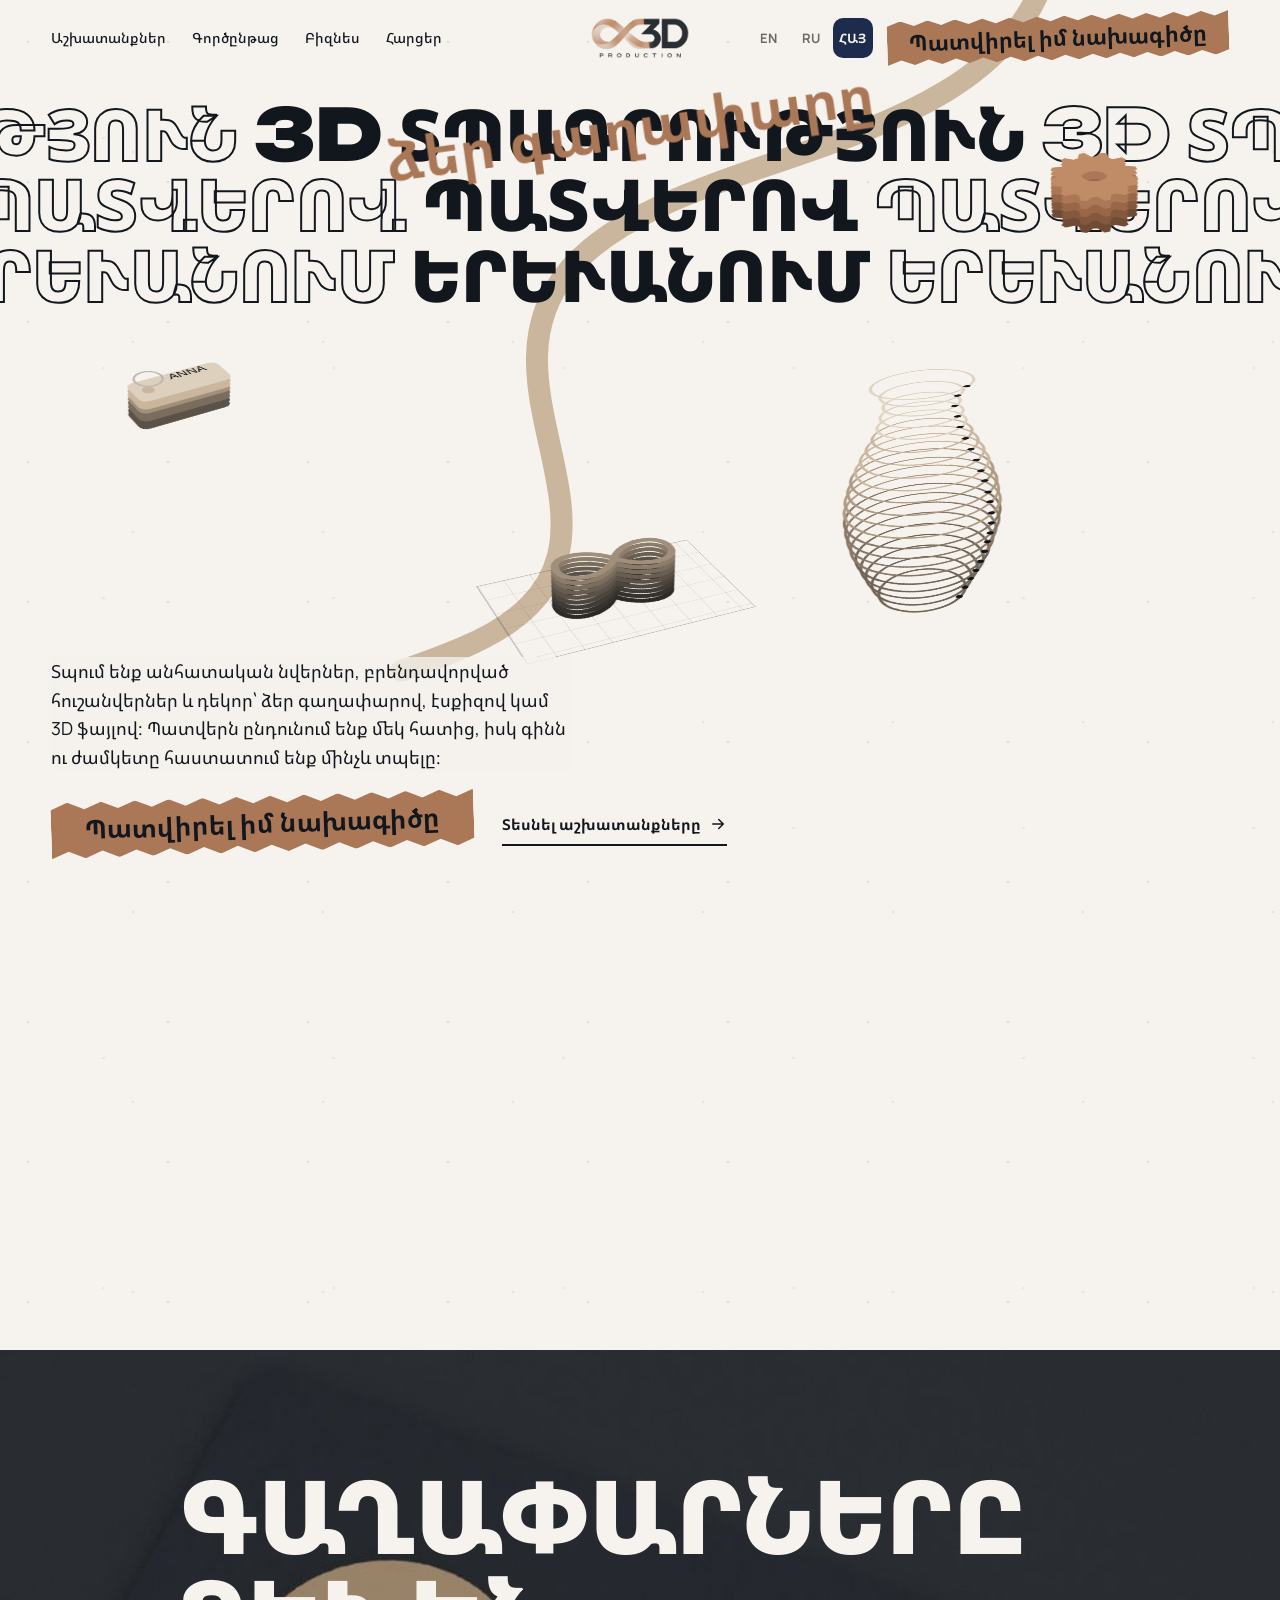
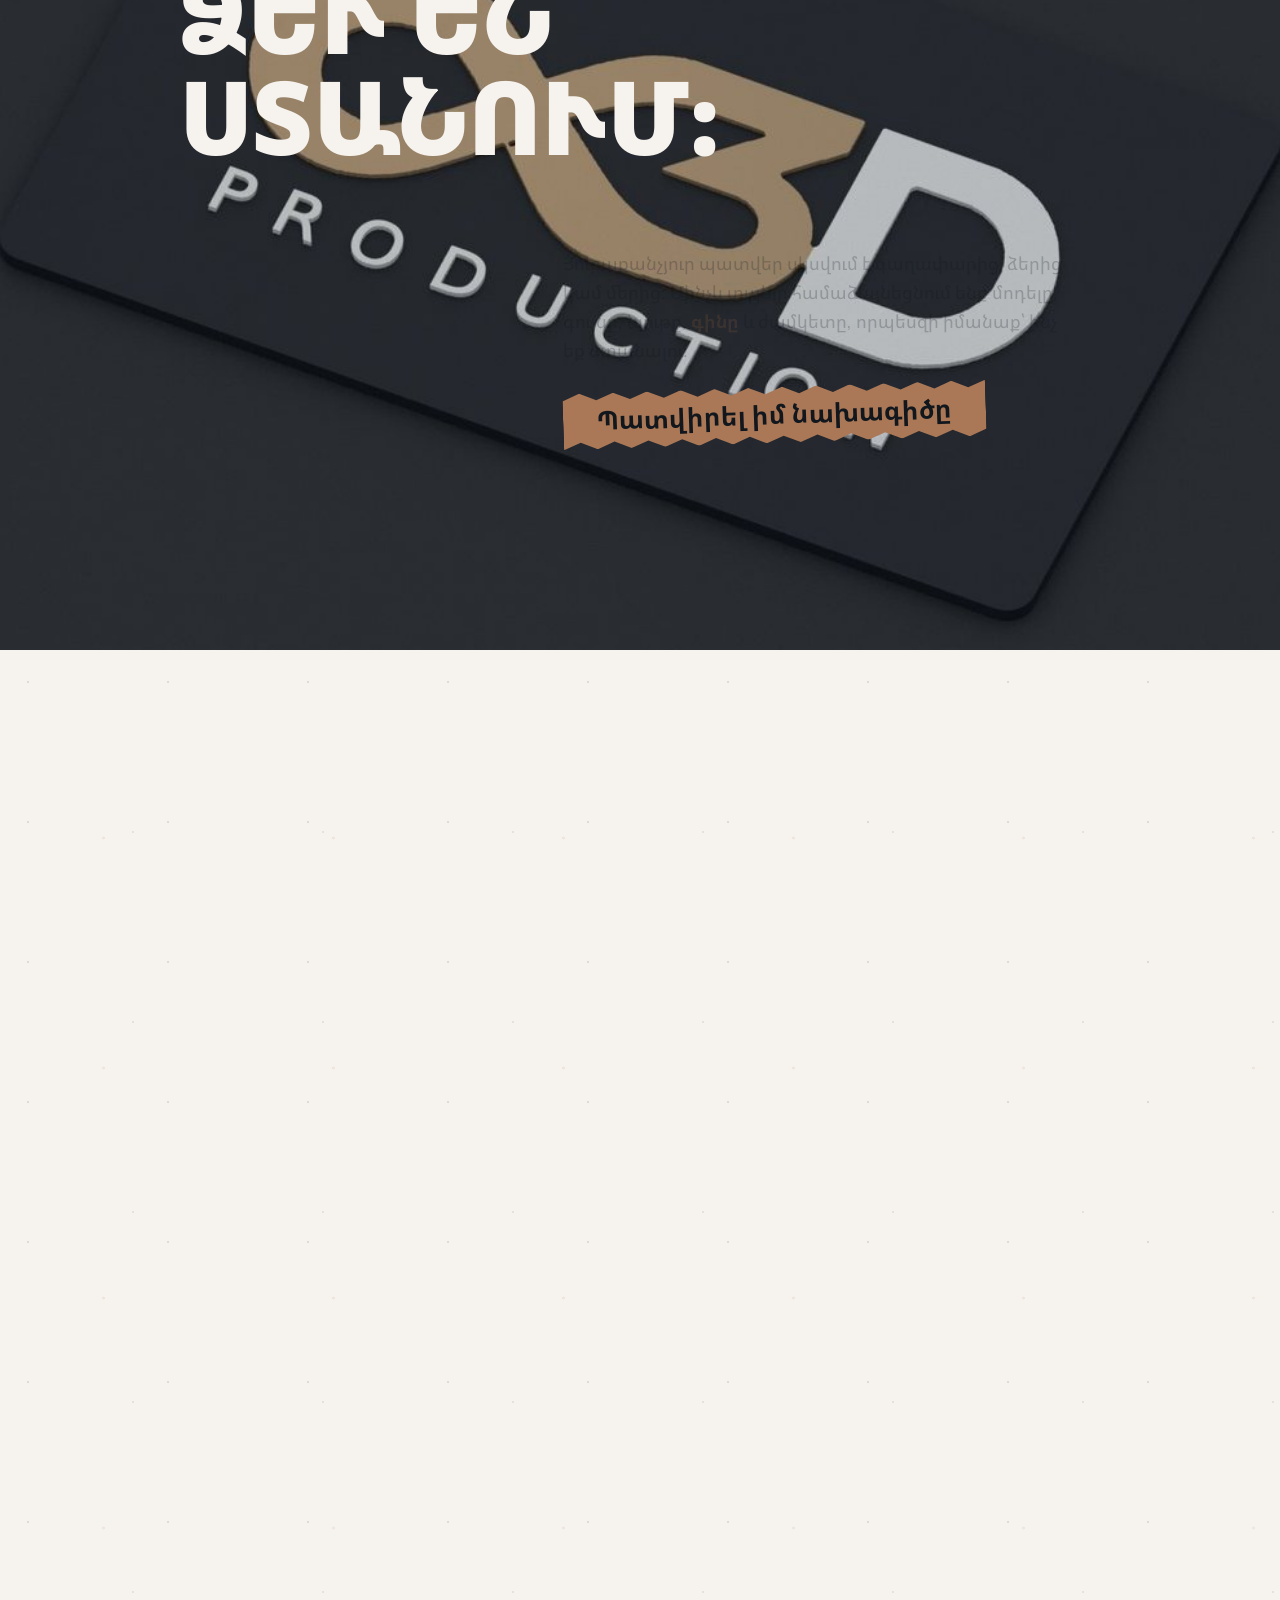
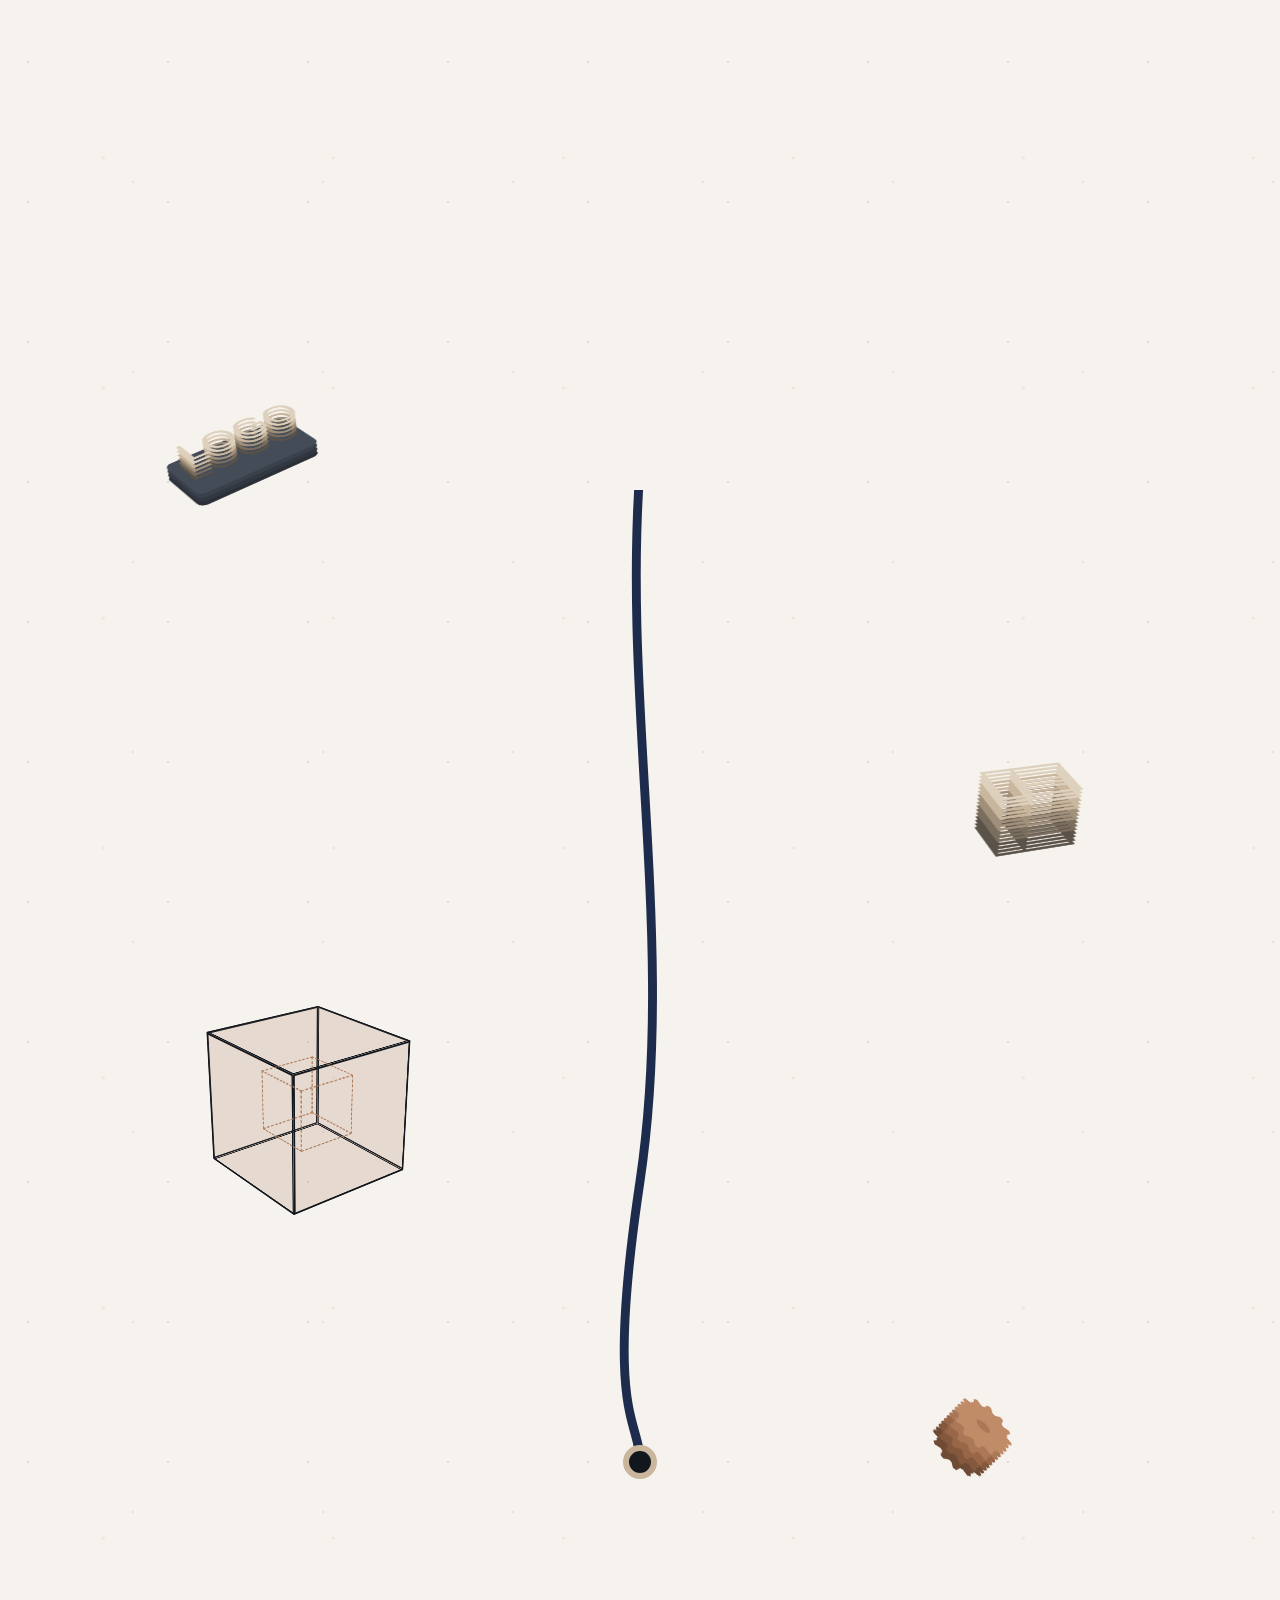
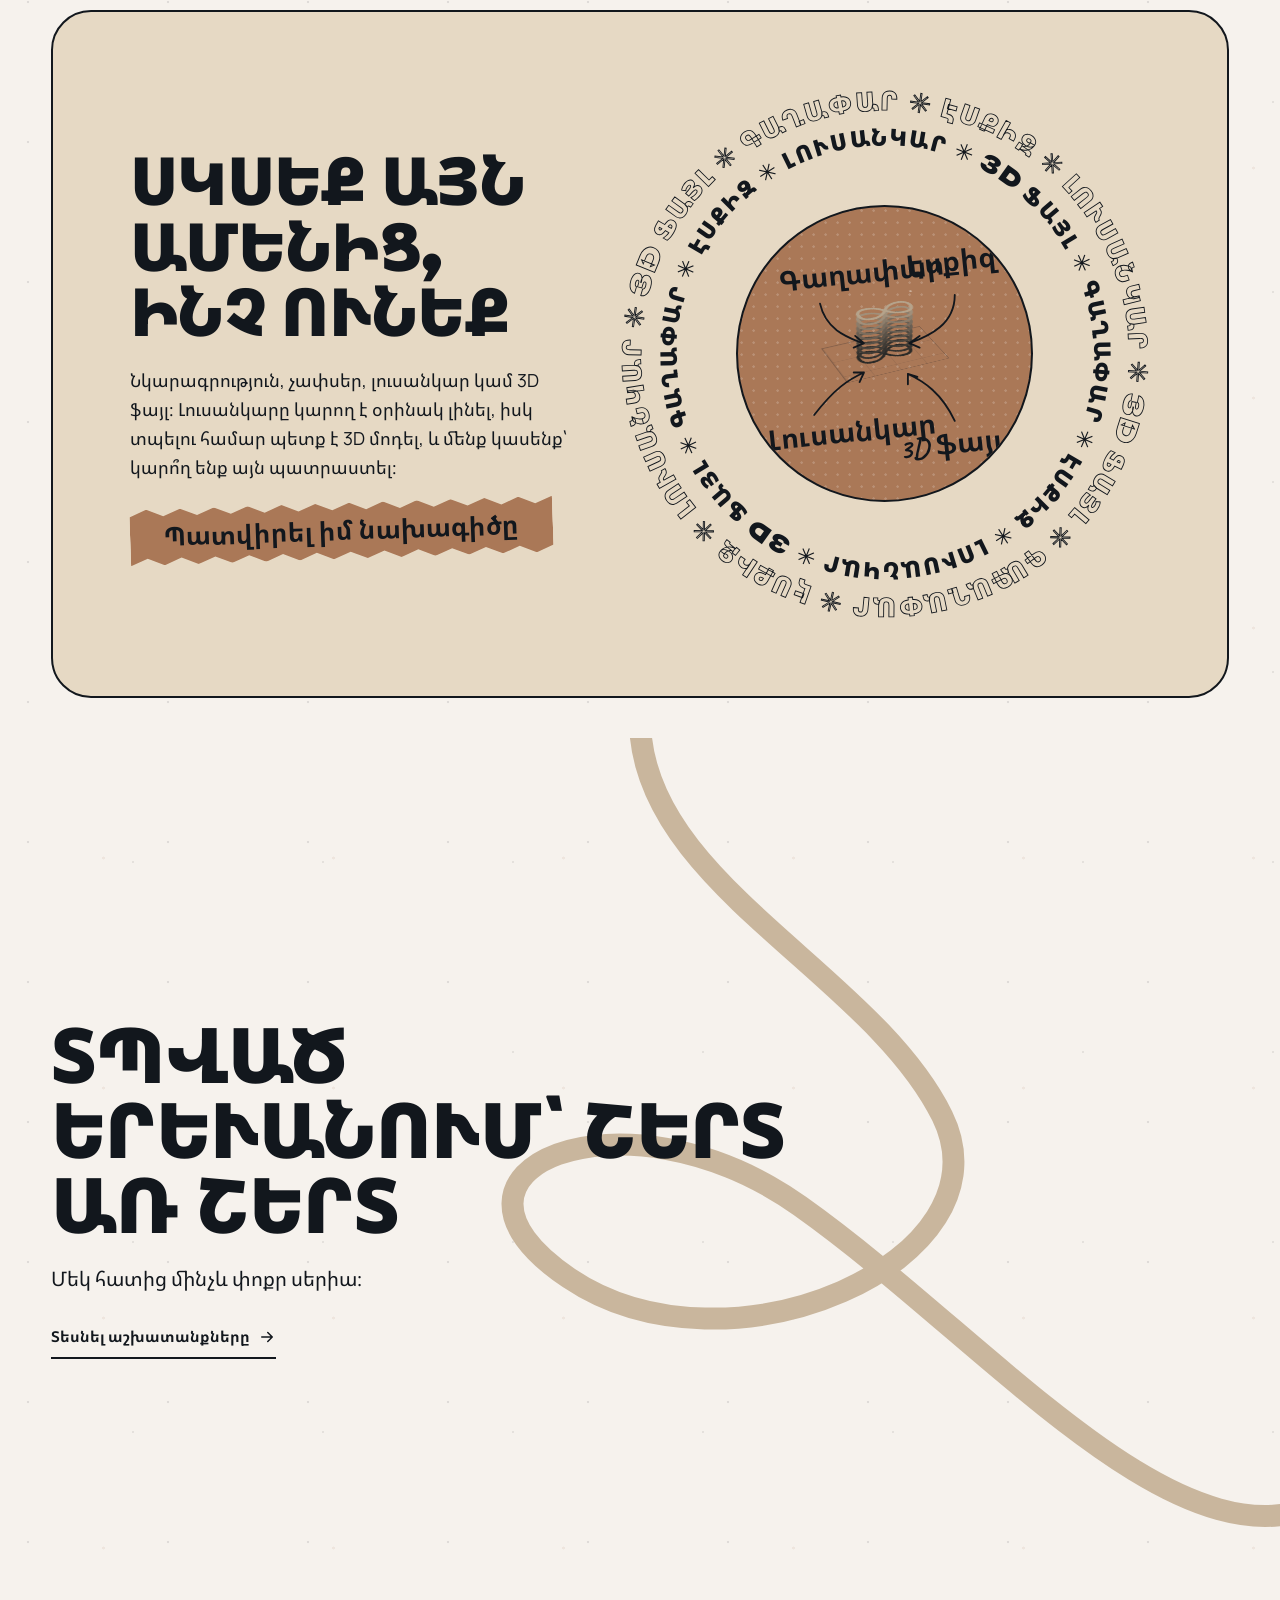
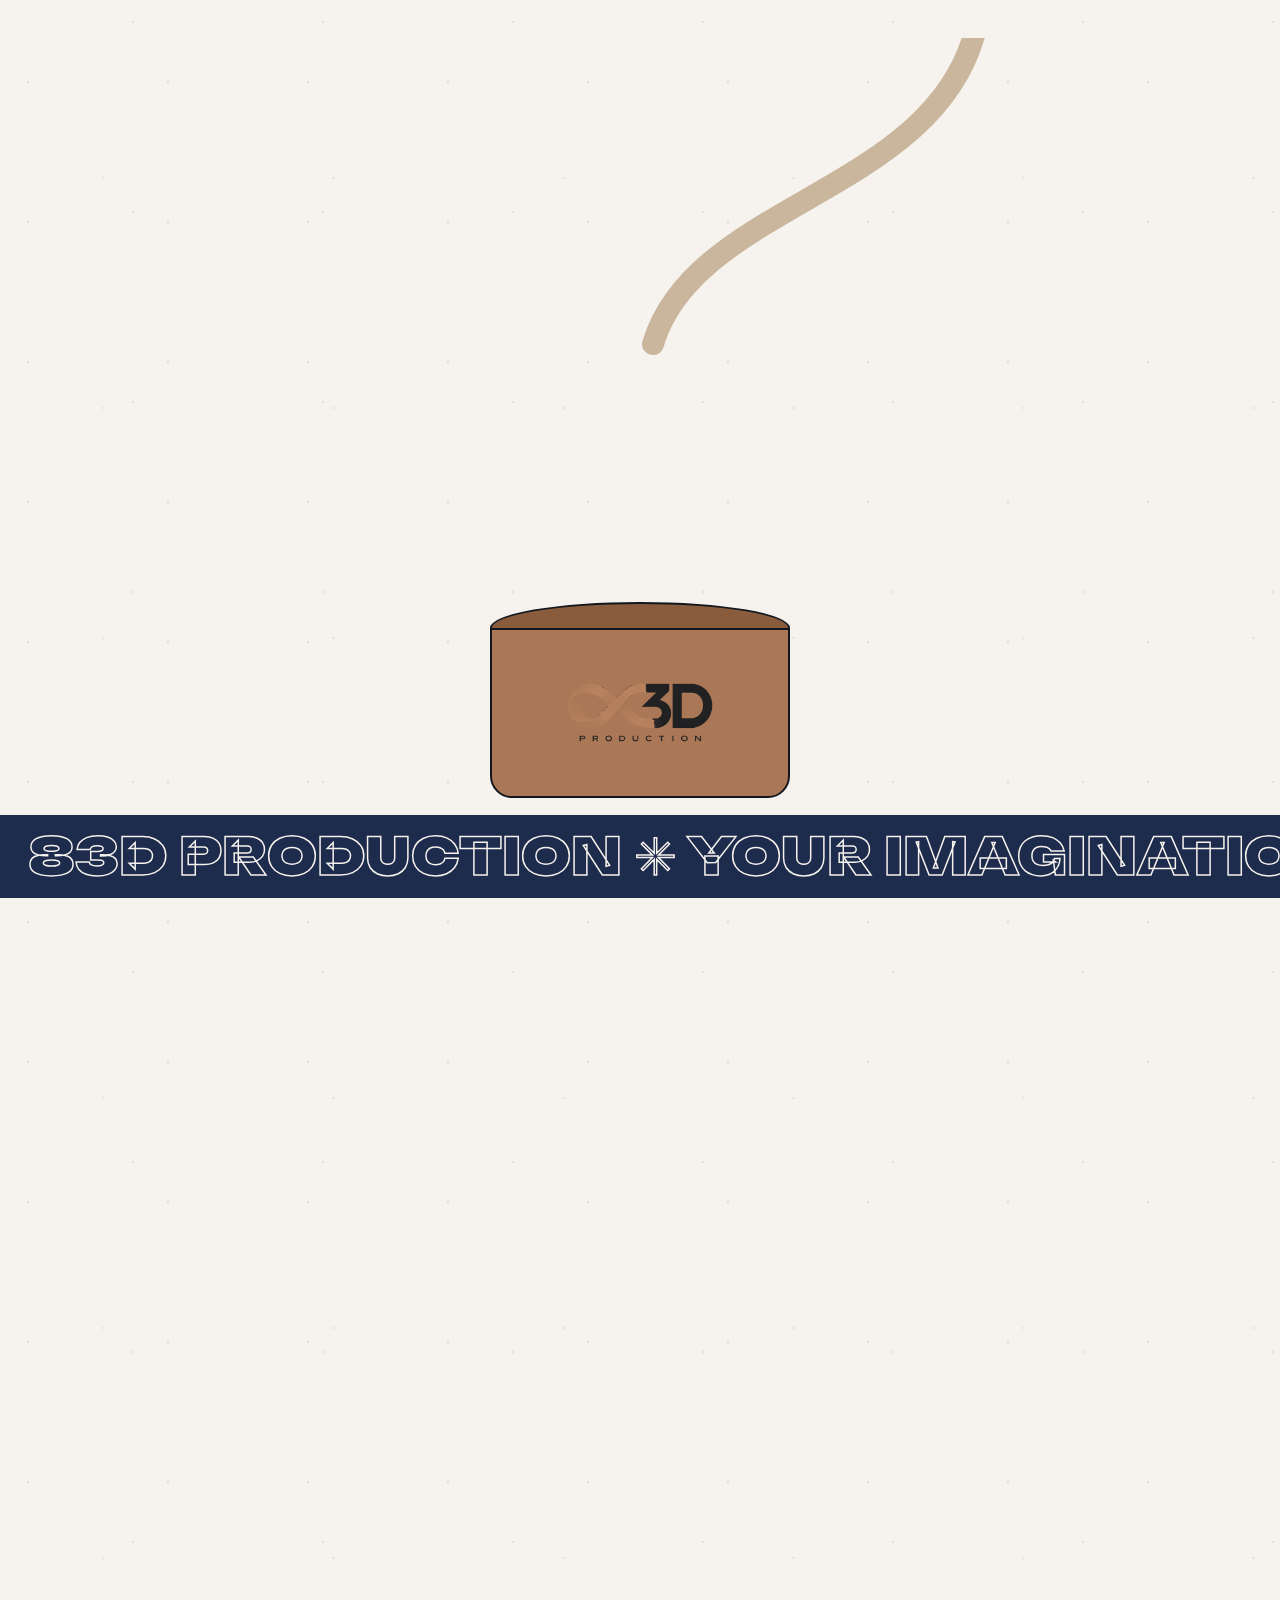
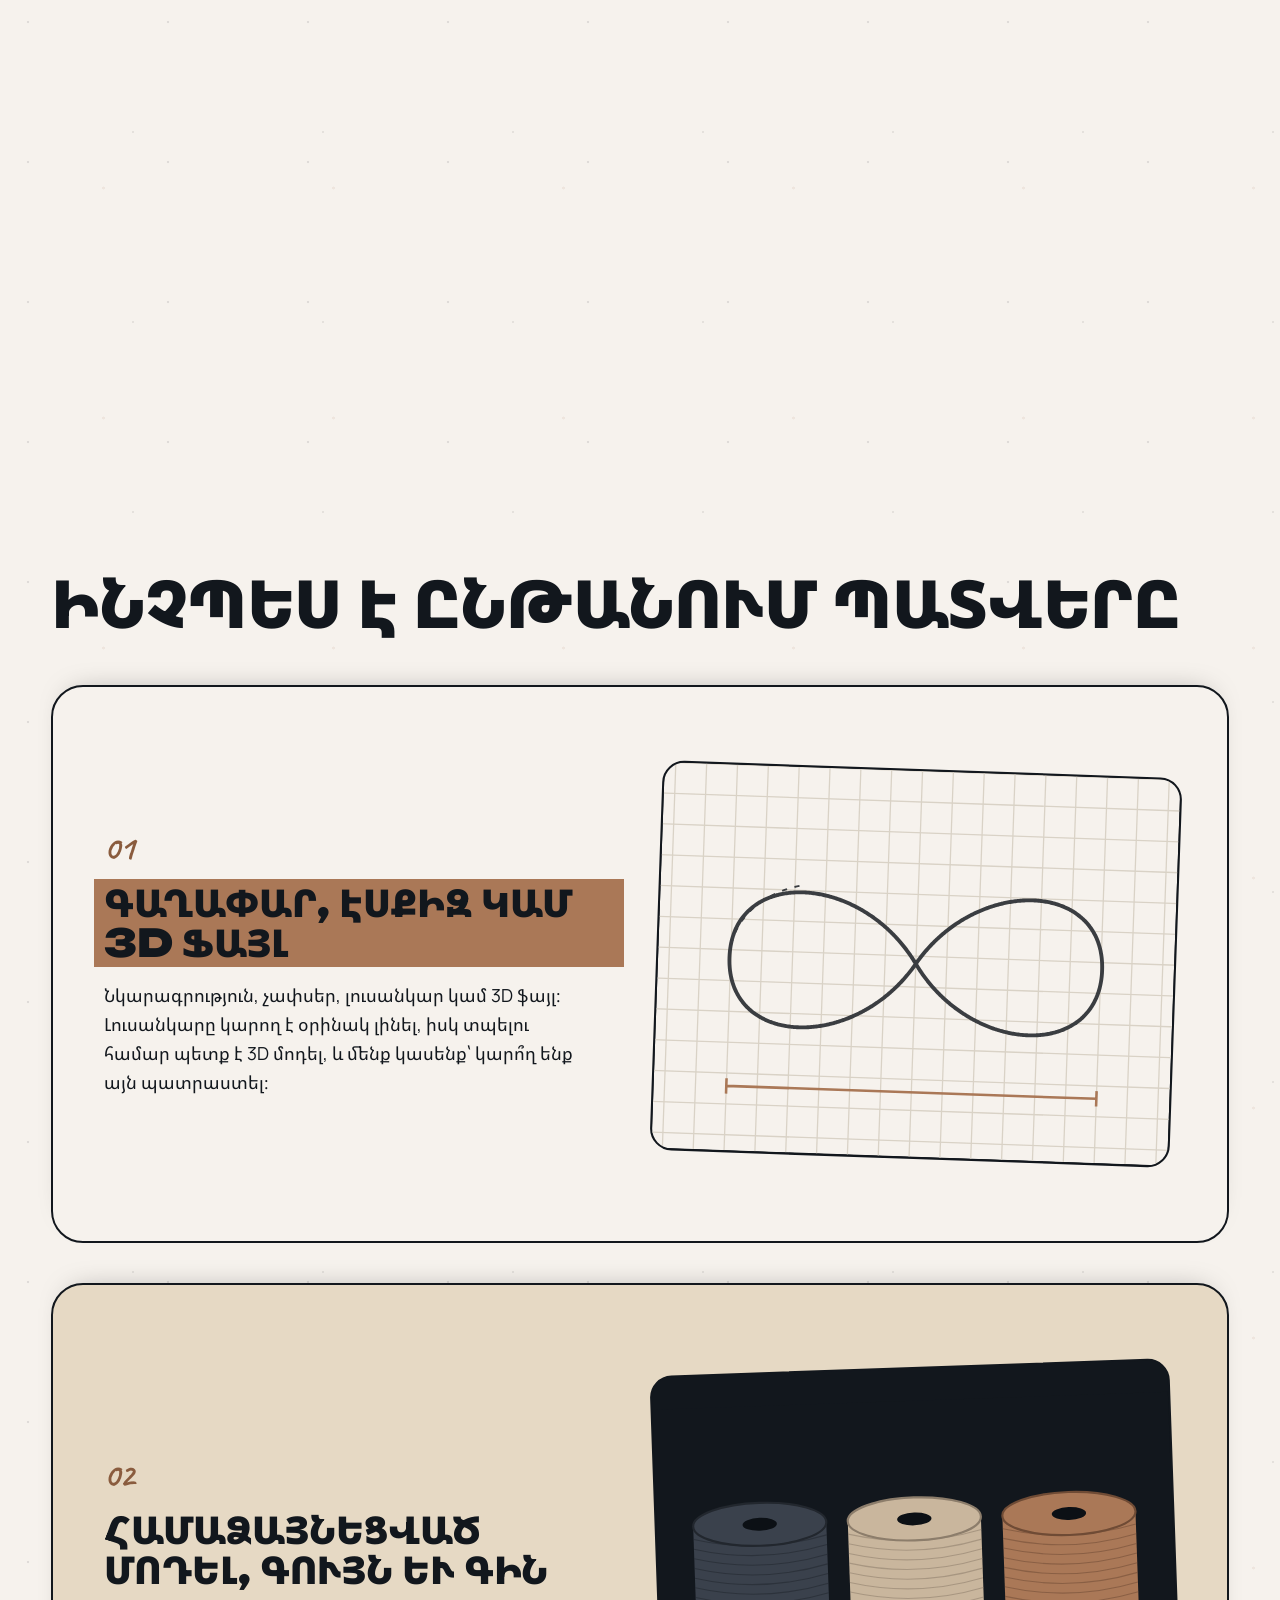
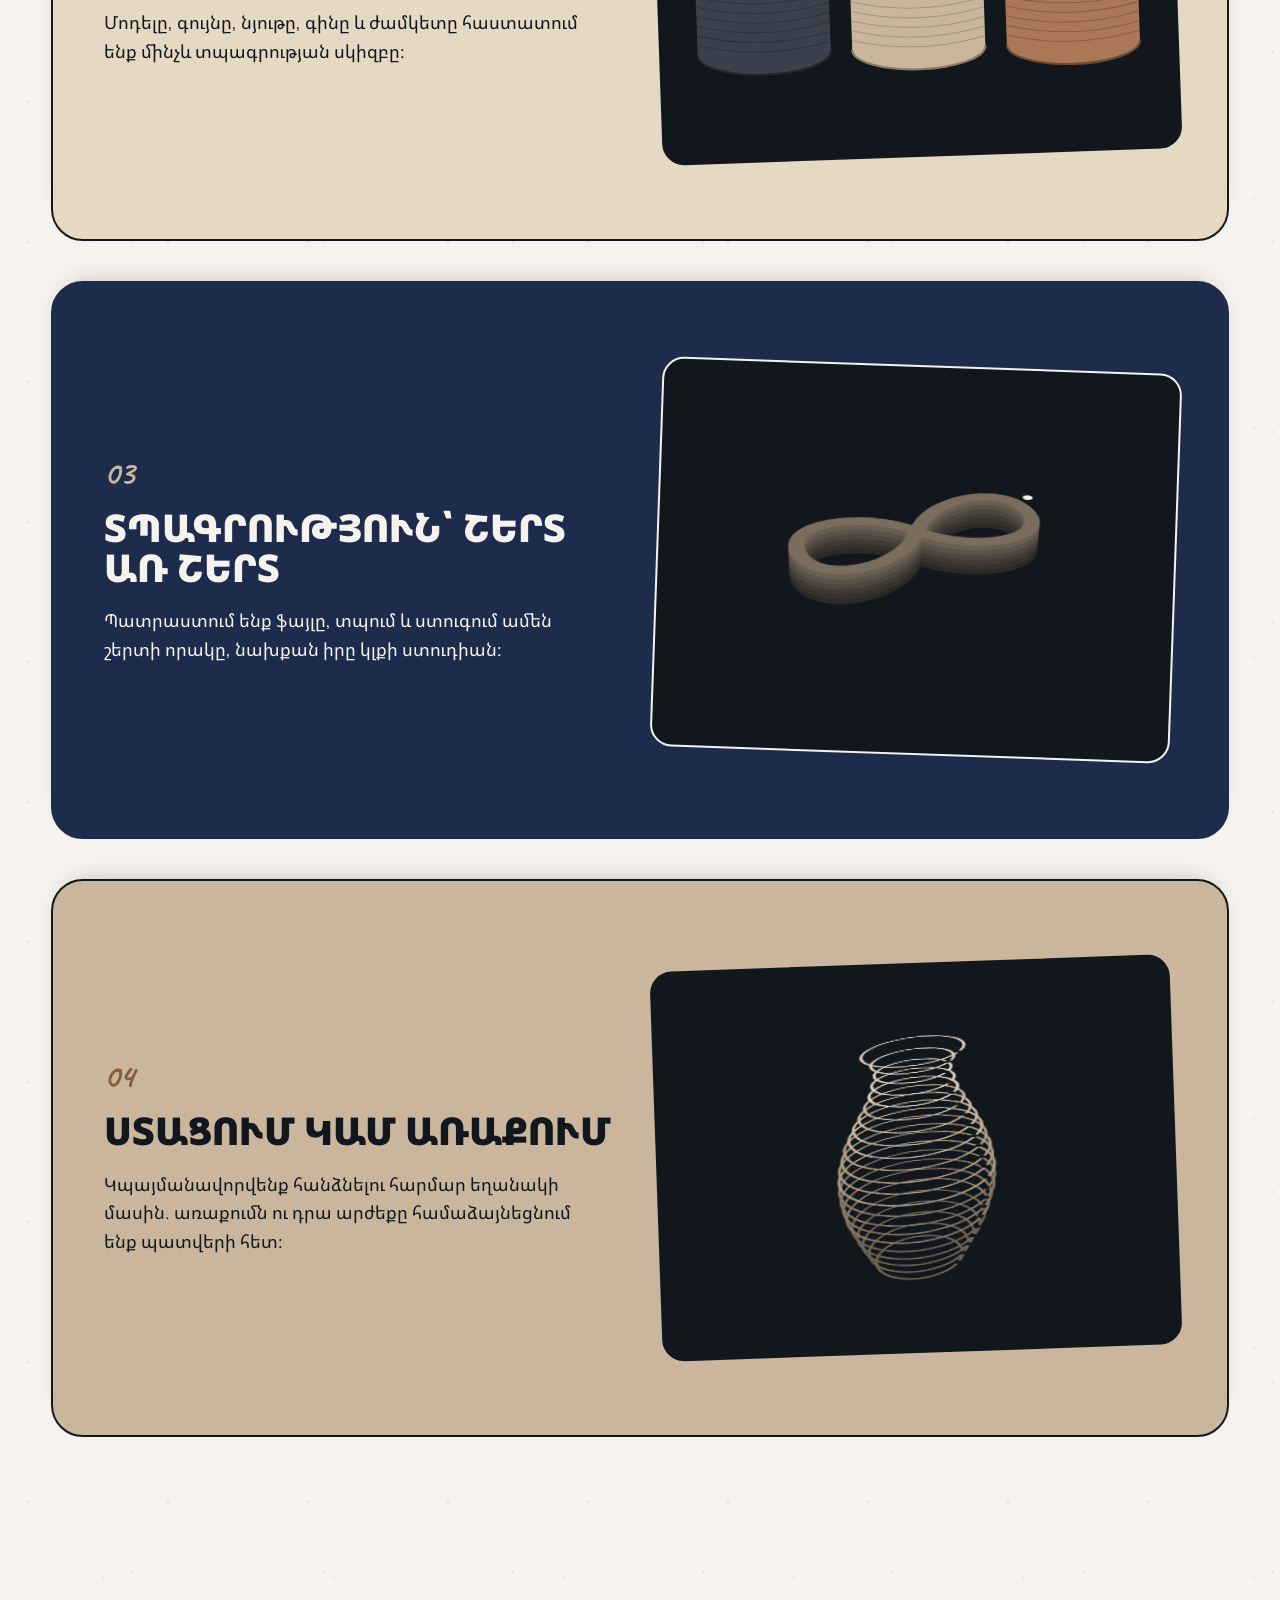
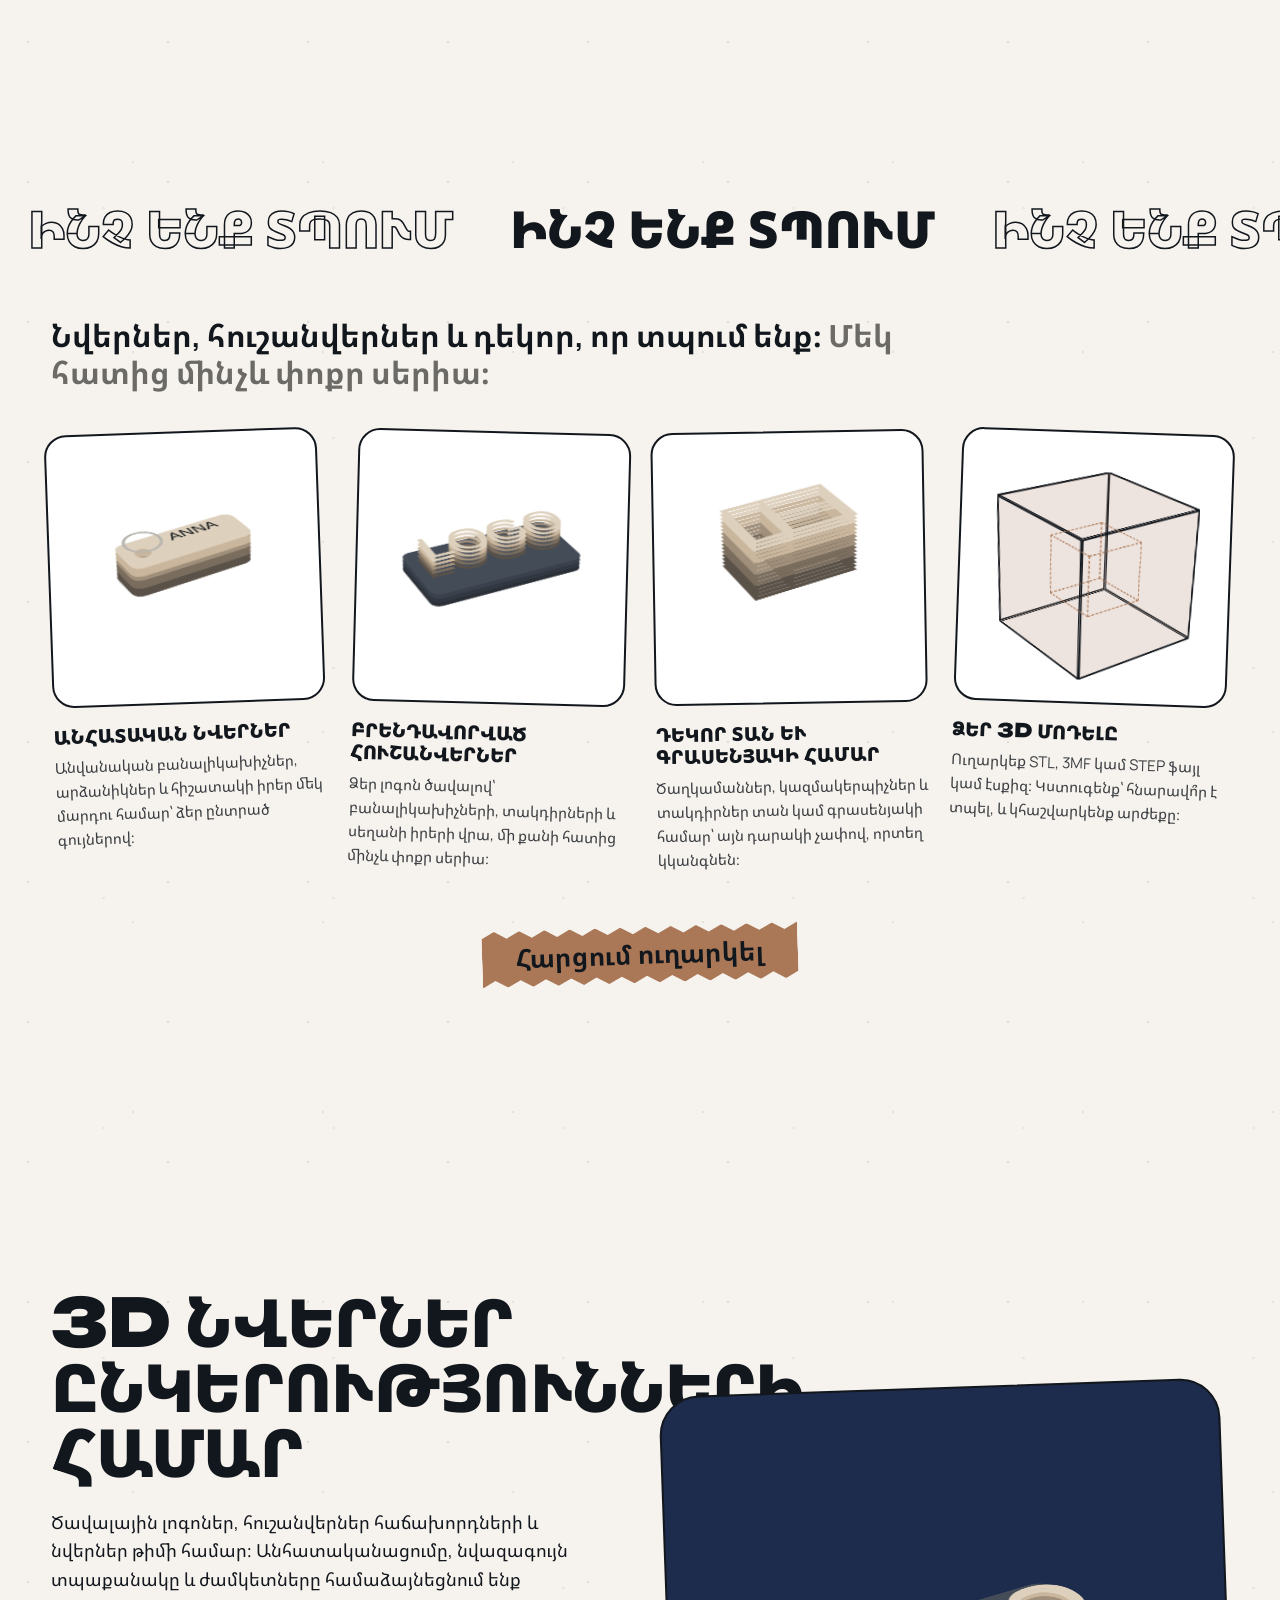
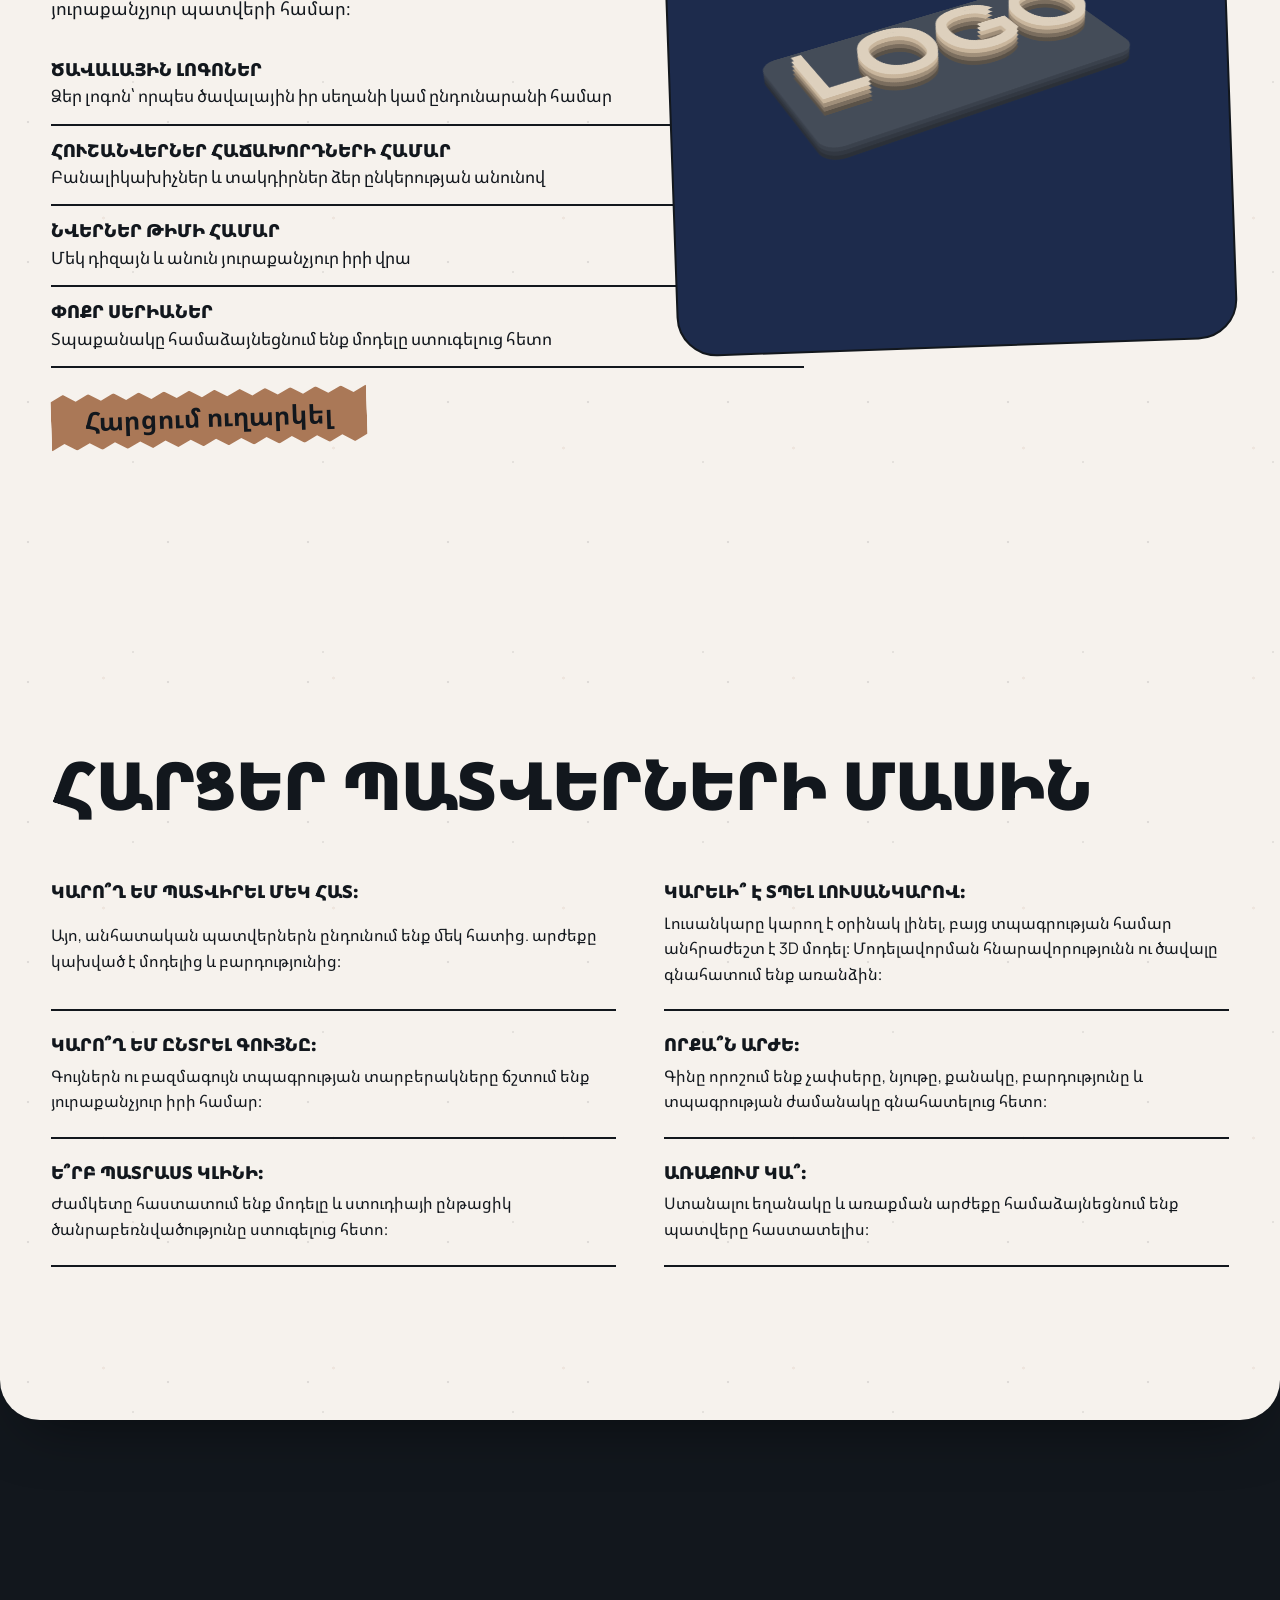
<file: hy/index.html>
<!doctype html>
<html lang="hy">
<head>
<meta charset="utf-8">
<meta name="viewport" content="width=device-width, initial-scale=1, viewport-fit=cover">
<title>3D տպագրություն Երևանում պատվերով | 83D Production</title>
<meta name="description" content="3D տպագրություն Երևանում պատվերով. նվերներ, բրենդավորված հուշանվերներ, դեկոր և ձեր 3D մոդելների տպագրություն՝ մեկ հատից։ Պատվիրեք 3D տպագրություն WhatsApp-ով։">
<meta name="keywords" content="3D տպագրություն, 3D տպագրություն Երևան, 3D տպագրություն պատվերով, 3D printing Yerevan, 3D printing Armenia, 3D print, 3D print Yerevan, 3D-печать Ереван, 3D печать на заказ">
<meta property="og:type" content="website">
<meta property="og:title" content="3D տպագրություն Երևանում պատվերով | 83D Production">
<meta property="og:description" content="3D տպագրություն Երևանում պատվերով. նվերներ, բրենդավորված հուշանվերներ, դեկոր և ձեր 3D մոդելների տպագրություն՝ մեկ հատից։ Պատվիրեք 3D տպագրություն WhatsApp-ով։">
<meta property="og:url" content="https://83d.store/hy/">
<meta property="og:image" content="https://83d.store/share.jpg">
<meta name="twitter:card" content="summary_large_image">
<link rel="canonical" href="https://83d.store/hy/">
<link rel="alternate" hreflang="en" href="https://83d.store/">
<link rel="alternate" hreflang="ru" href="https://83d.store/ru/">
<link rel="alternate" hreflang="hy" href="https://83d.store/hy/">
<link rel="alternate" hreflang="x-default" href="https://83d.store/">
<meta property="og:locale" content="hy_AM">
<meta property="og:locale:alternate" content="en_US">
<meta property="og:locale:alternate" content="ru_RU">
<meta property="og:site_name" content="83D Production">
<meta property="og:image:width" content="1200">
<meta property="og:image:height" content="750">
<meta property="og:image:alt" content="83D Production">
<meta name="twitter:title" content="3D տպագրություն Երևանում պատվերով | 83D Production">
<meta name="twitter:description" content="3D տպագրություն Երևանում պատվերով. նվերներ, բրենդավորված հուշանվերներ, դեկոր և ձեր 3D մոդելների տպագրություն՝ մեկ հատից։ Պատվիրեք 3D տպագրություն WhatsApp-ով։">
<meta name="twitter:image" content="https://83d.store/share.jpg">
<link rel="apple-touch-icon" href="../apple-touch-icon.png">
<script type="application/ld+json">{"@context": "https://schema.org", "@type": "LocalBusiness", "@id": "https://83d.store/#business", "name": "83D Production", "description": "3D տպագրություն Երևանում պատվերով. նվերներ, բրենդավորված հուշանվերներ, դեկոր և ձեր 3D մոդելների տպագրություն՝ մեկ հատից։ Պատվիրեք 3D տպագրություն WhatsApp-ով։", "url": "https://83d.store/hy/", "logo": "https://83d.store/assets/img/logo-ink.png", "image": "https://83d.store/share.jpg", "email": "info@83d.am", "telephone": "+37443633630", "slogan": "Your imagination. Our creation.", "address": {"@type": "PostalAddress", "addressLocality": "Yerevan", "addressCountry": "AM"}, "areaServed": {"@type": "Country", "name": "Armenia"}, "knowsLanguage": ["hy", "ru", "en"], "alternateName": ["83D", "83D Production Yerevan"], "keywords": "3D տպագրություն, 3D տպագրություն Երևան, 3D տպագրություն պատվերով, 3D printing Yerevan, 3D printing Armenia, 3D print, 3D print Yerevan, 3D-печать Ереван, 3D печать на заказ", "knowsAbout": ["3D printing", "3D տպագրություն", "3D-печать", "3D modeling"]}</script>
<meta name="theme-color" content="#f4efe7">
<link rel="icon" href="../favicon.png" type="image/png">
<link rel="preconnect" href="https://fonts.googleapis.com">
<link rel="preconnect" href="https://fonts.gstatic.com" crossorigin>
<link href="https://fonts.googleapis.com/css2?family=Unbounded:wght@500;700;900&family=Manrope:wght@400;500;700&family=Caveat:wght@600;700&family=Noto+Sans+Armenian:wght@400;500;700;900&display=swap" rel="stylesheet">
<link rel="stylesheet" href="../styles.css">
<script>document.documentElement.classList.add('js')</script>
</head>
<body>
<a class="skip" href="#top" data-i18n="skip">Անցնել բովանդակությանը</a>

<header class="hd">
  <a class="hd__logo" href="#top" aria-label="83D Production"><img src="../assets/img/logo-ink.png" alt="83D Production" width="240" height="101"></a>
  <nav class="hd__nav" aria-label="Main">
    <a href="#work"><span data-i18n="navWork">Աշխատանքներ</span></a><a href="#process"><span data-i18n="navProcess">Գործընթաց</span></a><a href="#business"><span data-i18n="navBusiness">Բիզնես</span></a><a href="#faq"><span data-i18n="navFaq">Հարցեր</span></a>
  </nav>
  <div class="hd__end">
    <div class="lang" role="group" aria-label="Լեզու" data-i18n-aria="langGroup"><a class="lang__b" href="../" hreflang="en" lang="en" aria-label="English">EN</a><a class="lang__b" href="../ru/" hreflang="ru" lang="ru" aria-label="Русский">RU</a><a class="lang__b" href="../hy/" hreflang="hy" lang="hy" aria-current="page" aria-label="Հայերեն">ՀԱՅ</a></div>
    <a class="zbtn zbtn--sm hd__cta" href="https://wa.me/37443633630?text=%D4%B2%D5%A1%D6%80%D6%87%2C%2083D%20Production%D6%89%20%D5%88%D6%82%D5%A6%D5%B8%D6%82%D5%B4%20%D5%A5%D5%B4%20%D5%BF%D5%BA%D5%A5%D5%AC%D5%9D%20" data-wa="waMain" target="_blank" rel="noopener"><span data-i18n="main">Պատվիրել իմ նախագիծը</span></a>
    <button class="hd__menu" type="button" aria-expanded="false" aria-controls="sheet" aria-label="Ընտրացանկ" data-i18n-aria="menu"><span></span><span></span></button>
  </div>
</header>
<div class="sheet" id="sheet" hidden>
  <nav aria-label="Menu">
    <a href="#work" class="sheet__a"><span data-i18n="navWork">Աշխատանքներ</span></a><a href="#process" class="sheet__a"><span data-i18n="navProcess">Գործընթաց</span></a><a href="#business" class="sheet__a"><span data-i18n="navBusiness">Բիզնես</span></a><a href="#faq" class="sheet__a"><span data-i18n="navFaq">Հարցեր</span></a>
  </nav>
  <div class="lang lang--sheet" role="group" aria-label="Language"><a class="lang__b" href="../" hreflang="en" lang="en" aria-label="English">EN</a><a class="lang__b" href="../ru/" hreflang="ru" lang="ru" aria-label="Русский">RU</a><a class="lang__b" href="../hy/" hreflang="hy" lang="hy" aria-current="page" aria-label="Հայերեն">ՀԱՅ</a></div>
  <a class="zbtn " href="https://wa.me/37443633630?text=%D4%B2%D5%A1%D6%80%D6%87%2C%2083D%20Production%D6%89%20%D5%88%D6%82%D5%A6%D5%B8%D6%82%D5%B4%20%D5%A5%D5%B4%20%D5%BF%D5%BA%D5%A5%D5%AC%D5%9D%20" data-wa="waMain" target="_blank" rel="noopener"><span data-i18n="main">Պատվիրել իմ նախագիծը</span></a>
</div>

<main class="page" id="top">

  <!-- 1. hero: the category set huge in rows that slide apart as you scroll, printed objects over it, a line behind -->
  <div class="hero-hold" data-pin>
  <section class="hero" data-p aria-labelledby="hero-h">
    <svg class="line line--hero" viewBox="0 0 1440 1000" preserveAspectRatio="none" aria-hidden="true"><path pathLength="1" d="M1180 -40 C 1120 180, 760 160, 640 300 S 760 620, 520 720 S 120 760, 140 1060"/></svg>
    <h1 id="hero-h" class="sr"><span data-i18n="h1">3D տպագրություն պատվերով Երևանում</span></h1>
    <div class="rows rows--hero" aria-hidden="true"><div class="row" style="--dir: 1"><span class="w" data-i18n="heroRows.0">3D տպագրություն</span><span class="w" data-i18n="heroRows.0">3D տպագրություն</span><span class="w w--solid" data-i18n="heroRows.0">3D տպագրություն</span><span class="w" data-i18n="heroRows.0">3D տպագրություն</span><span class="w" data-i18n="heroRows.0">3D տպագրություն</span></div><div class="row" style="--dir: -1"><span class="w" data-i18n="heroRows.1">պատվերով</span><span class="w" data-i18n="heroRows.1">պատվերով</span><span class="w w--solid" data-i18n="heroRows.1">պատվերով</span><span class="w" data-i18n="heroRows.1">պատվերով</span><span class="w" data-i18n="heroRows.1">պատվերով</span></div><div class="row" style="--dir: 1"><span class="w" data-i18n="heroRows.2">Երևանում</span><span class="w" data-i18n="heroRows.2">Երևանում</span><span class="w w--solid" data-i18n="heroRows.2">Երևանում</span><span class="w" data-i18n="heroRows.2">Երևանում</span><span class="w" data-i18n="heroRows.2">Երևանում</span></div></div>
    <p class="script script--hero" aria-hidden="true"><span data-i18n="heroScript">ձեր գաղափարը</span></p>
    <div class="float f--tag" data-speed="-0.25" data-rot="-14"><div class="p3d"><div class="p3d__obj" style="--x-w: 62%; --x-ar: 4 / 3"><svg class="p3d-l" viewBox="0 0 400 300" aria-hidden="true" style="--z: 0.0; --i: 0"><g fill="#5a5248"><path fill-rule="evenodd" d="M70 90 H330 Q360 90 360 120 V180 Q360 210 330 210 H70 Q40 210 40 180 V120 Q40 90 70 90 Z M92 150 m-20 0 a20 20 0 1 0 40 0 a20 20 0 1 0 -40 0 Z"/></g></svg><svg class="p3d-l" viewBox="0 0 400 300" aria-hidden="true" style="--z: 4.5; --i: 1"><g fill="#5a5248"><path fill-rule="evenodd" d="M70 90 H330 Q360 90 360 120 V180 Q360 210 330 210 H70 Q40 210 40 180 V120 Q40 90 70 90 Z M92 150 m-20 0 a20 20 0 1 0 40 0 a20 20 0 1 0 -40 0 Z"/></g></svg><svg class="p3d-l" viewBox="0 0 400 300" aria-hidden="true" style="--z: 9.0; --i: 2"><g fill="#7a6d5e"><path fill-rule="evenodd" d="M70 90 H330 Q360 90 360 120 V180 Q360 210 330 210 H70 Q40 210 40 180 V120 Q40 90 70 90 Z M92 150 m-20 0 a20 20 0 1 0 40 0 a20 20 0 1 0 -40 0 Z"/></g></svg><svg class="p3d-l" viewBox="0 0 400 300" aria-hidden="true" style="--z: 13.5; --i: 3"><g fill="#7a6d5e"><path fill-rule="evenodd" d="M70 90 H330 Q360 90 360 120 V180 Q360 210 330 210 H70 Q40 210 40 180 V120 Q40 90 70 90 Z M92 150 m-20 0 a20 20 0 1 0 40 0 a20 20 0 1 0 -40 0 Z"/></g></svg><svg class="p3d-l" viewBox="0 0 400 300" aria-hidden="true" style="--z: 18.0; --i: 4"><g fill="#a08f7a"><path fill-rule="evenodd" d="M70 90 H330 Q360 90 360 120 V180 Q360 210 330 210 H70 Q40 210 40 180 V120 Q40 90 70 90 Z M92 150 m-20 0 a20 20 0 1 0 40 0 a20 20 0 1 0 -40 0 Z"/></g></svg><svg class="p3d-l" viewBox="0 0 400 300" aria-hidden="true" style="--z: 22.5; --i: 5"><g fill="#c9b69d"><path fill-rule="evenodd" d="M70 90 H330 Q360 90 360 120 V180 Q360 210 330 210 H70 Q40 210 40 180 V120 Q40 90 70 90 Z M92 150 m-20 0 a20 20 0 1 0 40 0 a20 20 0 1 0 -40 0 Z"/></g></svg><svg class="p3d-l" viewBox="0 0 400 300" aria-hidden="true" style="--z: 27.0; --i: 6"><g fill="#c9b69d"><path fill-rule="evenodd" d="M70 90 H330 Q360 90 360 120 V180 Q360 210 330 210 H70 Q40 210 40 180 V120 Q40 90 70 90 Z M92 150 m-20 0 a20 20 0 1 0 40 0 a20 20 0 1 0 -40 0 Z"/></g></svg><svg class="p3d-l" viewBox="0 0 400 300" aria-hidden="true" style="--z: 31.5; --i: 7"><g fill="#ddd0bd"><path fill-rule="evenodd" d="M70 90 H330 Q360 90 360 120 V180 Q360 210 330 210 H70 Q40 210 40 180 V120 Q40 90 70 90 Z M92 150 m-20 0 a20 20 0 1 0 40 0 a20 20 0 1 0 -40 0 Z"/></g></svg><svg class="p3d-l" viewBox="0 0 400 300" aria-hidden="true" style="--z: 40; --i: 9"><text x="225" y="166" text-anchor="middle" font-family="Schibsted Grotesk, sans-serif" font-size="46" fill="#0c1015">ANNA</text></svg><svg class="p3d-l" viewBox="0 0 400 300" aria-hidden="true" style="--z: 44; --i: 10"><circle cx="92" cy="150" r="44" fill="none" stroke="#b9b6b0" stroke-width="7"/></svg></div></div></div>
    <div class="float f--gear" data-speed="0.35" data-rot="40"><div class="p3d"><div class="p3d__obj" style="--x-w: 70%; --x-ar: 1 / 1"><svg class="p3d-l" viewBox="0 0 400 400" aria-hidden="true" style="--z: 0.0; --i: 0"><g fill="#6f4b35"><path fill-rule="evenodd" d="M200.0 78.0 L219.6 51.3 L238.8 55.1 L246.7 87.3 L261.0 94.3 L291.3 81.0 L306.1 93.9 L296.8 125.7 L305.7 139.0 L338.6 142.6 L344.9 161.2 L321.0 184.1 L322.0 200.0 L348.7 219.6 L344.9 238.8 L312.7 246.7 L305.7 261.0 L319.0 291.3 L306.1 306.1 L274.3 296.8 L261.0 305.7 L257.4 338.6 L238.8 344.9 L215.9 321.0 L200.0 322.0 L180.4 348.7 L161.2 344.9 L153.3 312.7 L139.0 305.7 L108.7 319.0 L93.9 306.1 L103.2 274.3 L94.3 261.0 L61.4 257.4 L55.1 238.8 L79.0 215.9 L78.0 200.0 L51.3 180.4 L55.1 161.2 L87.3 153.3 L94.3 139.0 L81.0 108.7 L93.9 93.9 L125.7 103.2 L139.0 94.3 L142.6 61.4 L161.2 55.1 L184.1 79.0 Z M246 200 A46 46 0 1 0 154 200 A46 46 0 1 0 246 200 Z"/></g></svg><svg class="p3d-l" viewBox="0 0 400 400" aria-hidden="true" style="--z: 4.5; --i: 1"><g fill="#6f4b35"><path fill-rule="evenodd" d="M200.0 78.0 L219.6 51.3 L238.8 55.1 L246.7 87.3 L261.0 94.3 L291.3 81.0 L306.1 93.9 L296.8 125.7 L305.7 139.0 L338.6 142.6 L344.9 161.2 L321.0 184.1 L322.0 200.0 L348.7 219.6 L344.9 238.8 L312.7 246.7 L305.7 261.0 L319.0 291.3 L306.1 306.1 L274.3 296.8 L261.0 305.7 L257.4 338.6 L238.8 344.9 L215.9 321.0 L200.0 322.0 L180.4 348.7 L161.2 344.9 L153.3 312.7 L139.0 305.7 L108.7 319.0 L93.9 306.1 L103.2 274.3 L94.3 261.0 L61.4 257.4 L55.1 238.8 L79.0 215.9 L78.0 200.0 L51.3 180.4 L55.1 161.2 L87.3 153.3 L94.3 139.0 L81.0 108.7 L93.9 93.9 L125.7 103.2 L139.0 94.3 L142.6 61.4 L161.2 55.1 L184.1 79.0 Z M246 200 A46 46 0 1 0 154 200 A46 46 0 1 0 246 200 Z"/></g></svg><svg class="p3d-l" viewBox="0 0 400 400" aria-hidden="true" style="--z: 9.0; --i: 2"><g fill="#83583d"><path fill-rule="evenodd" d="M200.0 78.0 L219.6 51.3 L238.8 55.1 L246.7 87.3 L261.0 94.3 L291.3 81.0 L306.1 93.9 L296.8 125.7 L305.7 139.0 L338.6 142.6 L344.9 161.2 L321.0 184.1 L322.0 200.0 L348.7 219.6 L344.9 238.8 L312.7 246.7 L305.7 261.0 L319.0 291.3 L306.1 306.1 L274.3 296.8 L261.0 305.7 L257.4 338.6 L238.8 344.9 L215.9 321.0 L200.0 322.0 L180.4 348.7 L161.2 344.9 L153.3 312.7 L139.0 305.7 L108.7 319.0 L93.9 306.1 L103.2 274.3 L94.3 261.0 L61.4 257.4 L55.1 238.8 L79.0 215.9 L78.0 200.0 L51.3 180.4 L55.1 161.2 L87.3 153.3 L94.3 139.0 L81.0 108.7 L93.9 93.9 L125.7 103.2 L139.0 94.3 L142.6 61.4 L161.2 55.1 L184.1 79.0 Z M246 200 A46 46 0 1 0 154 200 A46 46 0 1 0 246 200 Z"/></g></svg><svg class="p3d-l" viewBox="0 0 400 400" aria-hidden="true" style="--z: 13.5; --i: 3"><g fill="#83583d"><path fill-rule="evenodd" d="M200.0 78.0 L219.6 51.3 L238.8 55.1 L246.7 87.3 L261.0 94.3 L291.3 81.0 L306.1 93.9 L296.8 125.7 L305.7 139.0 L338.6 142.6 L344.9 161.2 L321.0 184.1 L322.0 200.0 L348.7 219.6 L344.9 238.8 L312.7 246.7 L305.7 261.0 L319.0 291.3 L306.1 306.1 L274.3 296.8 L261.0 305.7 L257.4 338.6 L238.8 344.9 L215.9 321.0 L200.0 322.0 L180.4 348.7 L161.2 344.9 L153.3 312.7 L139.0 305.7 L108.7 319.0 L93.9 306.1 L103.2 274.3 L94.3 261.0 L61.4 257.4 L55.1 238.8 L79.0 215.9 L78.0 200.0 L51.3 180.4 L55.1 161.2 L87.3 153.3 L94.3 139.0 L81.0 108.7 L93.9 93.9 L125.7 103.2 L139.0 94.3 L142.6 61.4 L161.2 55.1 L184.1 79.0 Z M246 200 A46 46 0 1 0 154 200 A46 46 0 1 0 246 200 Z"/></g></svg><svg class="p3d-l" viewBox="0 0 400 400" aria-hidden="true" style="--z: 18.0; --i: 4"><g fill="#996748"><path fill-rule="evenodd" d="M200.0 78.0 L219.6 51.3 L238.8 55.1 L246.7 87.3 L261.0 94.3 L291.3 81.0 L306.1 93.9 L296.8 125.7 L305.7 139.0 L338.6 142.6 L344.9 161.2 L321.0 184.1 L322.0 200.0 L348.7 219.6 L344.9 238.8 L312.7 246.7 L305.7 261.0 L319.0 291.3 L306.1 306.1 L274.3 296.8 L261.0 305.7 L257.4 338.6 L238.8 344.9 L215.9 321.0 L200.0 322.0 L180.4 348.7 L161.2 344.9 L153.3 312.7 L139.0 305.7 L108.7 319.0 L93.9 306.1 L103.2 274.3 L94.3 261.0 L61.4 257.4 L55.1 238.8 L79.0 215.9 L78.0 200.0 L51.3 180.4 L55.1 161.2 L87.3 153.3 L94.3 139.0 L81.0 108.7 L93.9 93.9 L125.7 103.2 L139.0 94.3 L142.6 61.4 L161.2 55.1 L184.1 79.0 Z M246 200 A46 46 0 1 0 154 200 A46 46 0 1 0 246 200 Z"/></g></svg><svg class="p3d-l" viewBox="0 0 400 400" aria-hidden="true" style="--z: 22.5; --i: 5"><g fill="#996748"><path fill-rule="evenodd" d="M200.0 78.0 L219.6 51.3 L238.8 55.1 L246.7 87.3 L261.0 94.3 L291.3 81.0 L306.1 93.9 L296.8 125.7 L305.7 139.0 L338.6 142.6 L344.9 161.2 L321.0 184.1 L322.0 200.0 L348.7 219.6 L344.9 238.8 L312.7 246.7 L305.7 261.0 L319.0 291.3 L306.1 306.1 L274.3 296.8 L261.0 305.7 L257.4 338.6 L238.8 344.9 L215.9 321.0 L200.0 322.0 L180.4 348.7 L161.2 344.9 L153.3 312.7 L139.0 305.7 L108.7 319.0 L93.9 306.1 L103.2 274.3 L94.3 261.0 L61.4 257.4 L55.1 238.8 L79.0 215.9 L78.0 200.0 L51.3 180.4 L55.1 161.2 L87.3 153.3 L94.3 139.0 L81.0 108.7 L93.9 93.9 L125.7 103.2 L139.0 94.3 L142.6 61.4 L161.2 55.1 L184.1 79.0 Z M246 200 A46 46 0 1 0 154 200 A46 46 0 1 0 246 200 Z"/></g></svg><svg class="p3d-l" viewBox="0 0 400 400" aria-hidden="true" style="--z: 27.0; --i: 6"><g fill="#aa7857"><path fill-rule="evenodd" d="M200.0 78.0 L219.6 51.3 L238.8 55.1 L246.7 87.3 L261.0 94.3 L291.3 81.0 L306.1 93.9 L296.8 125.7 L305.7 139.0 L338.6 142.6 L344.9 161.2 L321.0 184.1 L322.0 200.0 L348.7 219.6 L344.9 238.8 L312.7 246.7 L305.7 261.0 L319.0 291.3 L306.1 306.1 L274.3 296.8 L261.0 305.7 L257.4 338.6 L238.8 344.9 L215.9 321.0 L200.0 322.0 L180.4 348.7 L161.2 344.9 L153.3 312.7 L139.0 305.7 L108.7 319.0 L93.9 306.1 L103.2 274.3 L94.3 261.0 L61.4 257.4 L55.1 238.8 L79.0 215.9 L78.0 200.0 L51.3 180.4 L55.1 161.2 L87.3 153.3 L94.3 139.0 L81.0 108.7 L93.9 93.9 L125.7 103.2 L139.0 94.3 L142.6 61.4 L161.2 55.1 L184.1 79.0 Z M246 200 A46 46 0 1 0 154 200 A46 46 0 1 0 246 200 Z"/></g></svg><svg class="p3d-l" viewBox="0 0 400 400" aria-hidden="true" style="--z: 31.5; --i: 7"><g fill="#aa7857"><path fill-rule="evenodd" d="M200.0 78.0 L219.6 51.3 L238.8 55.1 L246.7 87.3 L261.0 94.3 L291.3 81.0 L306.1 93.9 L296.8 125.7 L305.7 139.0 L338.6 142.6 L344.9 161.2 L321.0 184.1 L322.0 200.0 L348.7 219.6 L344.9 238.8 L312.7 246.7 L305.7 261.0 L319.0 291.3 L306.1 306.1 L274.3 296.8 L261.0 305.7 L257.4 338.6 L238.8 344.9 L215.9 321.0 L200.0 322.0 L180.4 348.7 L161.2 344.9 L153.3 312.7 L139.0 305.7 L108.7 319.0 L93.9 306.1 L103.2 274.3 L94.3 261.0 L61.4 257.4 L55.1 238.8 L79.0 215.9 L78.0 200.0 L51.3 180.4 L55.1 161.2 L87.3 153.3 L94.3 139.0 L81.0 108.7 L93.9 93.9 L125.7 103.2 L139.0 94.3 L142.6 61.4 L161.2 55.1 L184.1 79.0 Z M246 200 A46 46 0 1 0 154 200 A46 46 0 1 0 246 200 Z"/></g></svg><svg class="p3d-l" viewBox="0 0 400 400" aria-hidden="true" style="--z: 36.0; --i: 8"><g fill="#c08b67"><path fill-rule="evenodd" d="M200.0 78.0 L219.6 51.3 L238.8 55.1 L246.7 87.3 L261.0 94.3 L291.3 81.0 L306.1 93.9 L296.8 125.7 L305.7 139.0 L338.6 142.6 L344.9 161.2 L321.0 184.1 L322.0 200.0 L348.7 219.6 L344.9 238.8 L312.7 246.7 L305.7 261.0 L319.0 291.3 L306.1 306.1 L274.3 296.8 L261.0 305.7 L257.4 338.6 L238.8 344.9 L215.9 321.0 L200.0 322.0 L180.4 348.7 L161.2 344.9 L153.3 312.7 L139.0 305.7 L108.7 319.0 L93.9 306.1 L103.2 274.3 L94.3 261.0 L61.4 257.4 L55.1 238.8 L79.0 215.9 L78.0 200.0 L51.3 180.4 L55.1 161.2 L87.3 153.3 L94.3 139.0 L81.0 108.7 L93.9 93.9 L125.7 103.2 L139.0 94.3 L142.6 61.4 L161.2 55.1 L184.1 79.0 Z M246 200 A46 46 0 1 0 154 200 A46 46 0 1 0 246 200 Z"/></g></svg><svg class="p3d-l" viewBox="0 0 400 400" aria-hidden="true" style="--z: 40.5; --i: 9"><g fill="#c08b67"><path fill-rule="evenodd" d="M200.0 78.0 L219.6 51.3 L238.8 55.1 L246.7 87.3 L261.0 94.3 L291.3 81.0 L306.1 93.9 L296.8 125.7 L305.7 139.0 L338.6 142.6 L344.9 161.2 L321.0 184.1 L322.0 200.0 L348.7 219.6 L344.9 238.8 L312.7 246.7 L305.7 261.0 L319.0 291.3 L306.1 306.1 L274.3 296.8 L261.0 305.7 L257.4 338.6 L238.8 344.9 L215.9 321.0 L200.0 322.0 L180.4 348.7 L161.2 344.9 L153.3 312.7 L139.0 305.7 L108.7 319.0 L93.9 306.1 L103.2 274.3 L94.3 261.0 L61.4 257.4 L55.1 238.8 L79.0 215.9 L78.0 200.0 L51.3 180.4 L55.1 161.2 L87.3 153.3 L94.3 139.0 L81.0 108.7 L93.9 93.9 L125.7 103.2 L139.0 94.3 L142.6 61.4 L161.2 55.1 L184.1 79.0 Z M246 200 A46 46 0 1 0 154 200 A46 46 0 1 0 246 200 Z"/></g></svg></div></div></div>
    <div class="float f--inf" data-speed="-0.12" data-rot="8"><div class="p3d"><div class="p3d__obj" style="--x-w: 78%; --x-ar: 480 / 300; --x-rz: -24deg"><div class="p3d__bed" aria-hidden="true"></div><svg viewBox="0 0 480 300" aria-hidden="true" style="transform: translateZ(0.0px)"><path d="M240 150 C285 80 385 80 385 150 C385 220 285 220 240 150 C195 80 95 80 95 150 C95 220 195 220 240 150 Z" fill="none" stroke="#2b2a27" stroke-width="18" stroke-linecap="round" stroke-linejoin="round"/></svg><svg viewBox="0 0 480 300" aria-hidden="true" style="transform: translateZ(5.5px)"><path d="M240 150 C285 80 385 80 385 150 C385 220 285 220 240 150 C195 80 95 80 95 150 C95 220 195 220 240 150 Z" fill="none" stroke="#35322e" stroke-width="18" stroke-linecap="round" stroke-linejoin="round"/></svg><svg viewBox="0 0 480 300" aria-hidden="true" style="transform: translateZ(11.0px)"><path d="M240 150 C285 80 385 80 385 150 C385 220 285 220 240 150 C195 80 95 80 95 150 C95 220 195 220 240 150 Z" fill="none" stroke="#403b35" stroke-width="18" stroke-linecap="round" stroke-linejoin="round"/></svg><svg viewBox="0 0 480 300" aria-hidden="true" style="transform: translateZ(16.5px)"><path d="M240 150 C285 80 385 80 385 150 C385 220 285 220 240 150 C195 80 95 80 95 150 C95 220 195 220 240 150 Z" fill="none" stroke="#4c463e" stroke-width="18" stroke-linecap="round" stroke-linejoin="round"/></svg><svg viewBox="0 0 480 300" aria-hidden="true" style="transform: translateZ(22.0px)"><path d="M240 150 C285 80 385 80 385 150 C385 220 285 220 240 150 C195 80 95 80 95 150 C95 220 195 220 240 150 Z" fill="none" stroke="#5a5248" stroke-width="18" stroke-linecap="round" stroke-linejoin="round"/></svg><svg viewBox="0 0 480 300" aria-hidden="true" style="transform: translateZ(27.5px)"><path d="M240 150 C285 80 385 80 385 150 C385 220 285 220 240 150 C195 80 95 80 95 150 C95 220 195 220 240 150 Z" fill="none" stroke="#695e52" stroke-width="18" stroke-linecap="round" stroke-linejoin="round"/></svg><svg viewBox="0 0 480 300" aria-hidden="true" style="transform: translateZ(33.0px)"><path d="M240 150 C285 80 385 80 385 150 C385 220 285 220 240 150 C195 80 95 80 95 150 C95 220 195 220 240 150 Z" fill="none" stroke="#7a6d5e" stroke-width="18" stroke-linecap="round" stroke-linejoin="round"/></svg><svg viewBox="0 0 480 300" aria-hidden="true" style="transform: translateZ(38.5px)"><path d="M240 150 C285 80 385 80 385 150 C385 220 285 220 240 150 C195 80 95 80 95 150 C95 220 195 220 240 150 Z" fill="none" stroke="#8c7d6b" stroke-width="18" stroke-linecap="round" stroke-linejoin="round"/></svg><svg viewBox="0 0 480 300" aria-hidden="true" style="transform: translateZ(44.0px)"><path d="M240 150 C285 80 385 80 385 150 C385 220 285 220 240 150 C195 80 95 80 95 150 C95 220 195 220 240 150 Z" fill="none" stroke="#a08f7a" stroke-width="18" stroke-linecap="round" stroke-linejoin="round"/></svg><svg viewBox="0 0 480 300" aria-hidden="true" style="transform: translateZ(60px)"><circle cx="385" cy="150" r="6" fill="#f6f2ed"/></svg></div></div></div>
    <div class="float f--vase" data-speed="0.2" data-rot="-6"><div class="p3d"><div class="p3d-vase"><div class="p3d-vase__obj"><span style="top: 228px; width: 92px; height: 92px; margin-left: -46px; margin-top: -46px; border-color: #6e6354"><i></i></span><span style="top: 218px; width: 105px; height: 105px; margin-left: -53px; margin-top: -53px; border-color: #6e6354"><i></i></span><span style="top: 208px; width: 117px; height: 117px; margin-left: -59px; margin-top: -59px; border-color: #6e6354"><i></i></span><span style="top: 198px; width: 128px; height: 128px; margin-left: -64px; margin-top: -64px; border-color: #6e6354"><i></i></span><span style="top: 188px; width: 138px; height: 138px; margin-left: -69px; margin-top: -69px; border-color: #6e6354"><i></i></span><span style="top: 178px; width: 147px; height: 147px; margin-left: -74px; margin-top: -74px; border-color: #887766"><i></i></span><span style="top: 168px; width: 153px; height: 153px; margin-left: -77px; margin-top: -77px; border-color: #887766"><i></i></span><span style="top: 158px; width: 158px; height: 158px; margin-left: -79px; margin-top: -79px; border-color: #887766"><i></i></span><span style="top: 148px; width: 160px; height: 160px; margin-left: -80px; margin-top: -80px; border-color: #887766"><i></i></span><span style="top: 138px; width: 160px; height: 160px; margin-left: -80px; margin-top: -80px; border-color: #ad9a82"><i></i></span><span style="top: 128px; width: 157px; height: 157px; margin-left: -79px; margin-top: -79px; border-color: #ad9a82"><i></i></span><span style="top: 118px; width: 152px; height: 152px; margin-left: -76px; margin-top: -76px; border-color: #ad9a82"><i></i></span><span style="top: 108px; width: 145px; height: 145px; margin-left: -73px; margin-top: -73px; border-color: #ad9a82"><i></i></span><span style="top: 98px; width: 136px; height: 136px; margin-left: -68px; margin-top: -68px; border-color: #c9b69d"><i></i></span><span style="top: 88px; width: 126px; height: 126px; margin-left: -63px; margin-top: -63px; border-color: #c9b69d"><i></i></span><span style="top: 78px; width: 114px; height: 114px; margin-left: -57px; margin-top: -57px; border-color: #c9b69d"><i></i></span><span style="top: 68px; width: 102px; height: 102px; margin-left: -51px; margin-top: -51px; border-color: #c9b69d"><i></i></span><span style="top: 58px; width: 91px; height: 91px; margin-left: -46px; margin-top: -46px; border-color: #ded2c1"><i></i></span><span style="top: 48px; width: 85px; height: 85px; margin-left: -43px; margin-top: -43px; border-color: #ded2c1"><i></i></span><span style="top: 38px; width: 79px; height: 79px; margin-left: -40px; margin-top: -40px; border-color: #ded2c1"><i></i></span><span style="top: 28px; width: 85px; height: 85px; margin-left: -43px; margin-top: -43px; border-color: #ded2c1"><i></i></span><span style="top: 18px; width: 104px; height: 104px; margin-left: -52px; margin-top: -52px; border-color: #ded2c1"><i></i></span></div></div></div></div>
    <div class="hero__foot">
      <p class="hero__lead"><span data-i18n="lead">Տպում ենք անհատական նվերներ, բրենդավորված հուշանվերներ և դեկոր՝ ձեր գաղափարով, էսքիզով կամ 3D ֆայլով։ Պատվերն ընդունում ենք մեկ հատից, իսկ գինն ու ժամկետը հաստատում ենք մինչև տպելը։</span></p>
      <div class="hero__acts"><a class="zbtn " href="https://wa.me/37443633630?text=%D4%B2%D5%A1%D6%80%D6%87%2C%2083D%20Production%D6%89%20%D5%88%D6%82%D5%A6%D5%B8%D6%82%D5%B4%20%D5%A5%D5%B4%20%D5%BF%D5%BA%D5%A5%D5%AC%D5%9D%20" data-wa="waMain" target="_blank" rel="noopener"><span data-i18n="main">Պատվիրել իմ նախագիծը</span></a><a class="ulink" href="#work"><span data-i18n="second">Տեսնել աշխատանքները</span><svg viewBox="0 0 24 24" aria-hidden="true"><path d="M5 12h14M13 6l6 6-6 6" fill="none" stroke="currentColor" stroke-width="2" stroke-linecap="round" stroke-linejoin="round"/></svg></a></div>
    </div>
  </section>
  </div>

  <!-- 2. the brand line over a picture that shrinks from the full screen into a card as you scroll -->
  <section class="brand" data-pin aria-labelledby="brand-h">
    <div class="pin">
      <figure class="brand__media"><img src="../assets/img/render.jpg" alt="83D Production լոգոն ծավալով մուգ թիթեղի վրա" data-i18n-alt="bizAlt" width="1280" height="800"></figure>
      <div class="brand__copy">
        <h2 id="brand-h" class="big big--xl brand__h"><span data-i18n="brandH2">Գաղափարները ձև են ստանում։</span></h2>
        <p class="script script--brand" aria-hidden="true"><span data-i18n="printScript">մեկ հատից</span></p>
        <p class="words brand__p" data-words data-i18n-html="statement">Յուրաքանչյուր պատվեր սկսվում է գաղափարից՝ ձերից կամ մերից։ Մինչև տպելը համաձայնեցնում ենք մոդելը, գույնը, նյութը, <strong>գինը</strong> և ժամկետը, որպեսզի իմանաք՝ ինչ եք ստանալու։</p>
        <a class="zbtn " href="https://wa.me/37443633630?text=%D4%B2%D5%A1%D6%80%D6%87%2C%2083D%20Production%D6%89%20%D5%88%D6%82%D5%A6%D5%B8%D6%82%D5%B4%20%D5%A5%D5%B4%20%D5%BF%D5%BA%D5%A5%D5%AC%D5%9D%20" data-wa="waMain" target="_blank" rel="noopener"><span data-i18n="main">Պատվիրել իմ նախագիծը</span></a>
      </div>
    </div>
  </section>

  <!-- 3. loose printed objects drift at their own speeds while a line draws down to a dot -->
  <section class="sec drift" data-p aria-hidden="true">
    <svg class="line line--drift" viewBox="0 0 1440 1000" preserveAspectRatio="none"><path pathLength="1" d="M720 -20 C 700 200, 760 420, 720 640 S 720 860, 720 900"/></svg>
    <span class="line__dot"></span>
    <div class="float f--plate" data-speed="-0.45" data-rot="-10"><div class="p3d"><div class="p3d__obj" style="--x-w: 76%; --x-ar: 4 / 3"><svg class="p3d-l" viewBox="0 0 400 300" aria-hidden="true" style="--z: 0.0; --i: 0"><g fill="#2b3038"><rect x="40" y="70" width="320" height="160" rx="18"/></g></svg><svg class="p3d-l" viewBox="0 0 400 300" aria-hidden="true" style="--z: 4.5; --i: 1"><g fill="#323842"><rect x="40" y="70" width="320" height="160" rx="18"/></g></svg><svg class="p3d-l" viewBox="0 0 400 300" aria-hidden="true" style="--z: 9.0; --i: 2"><g fill="#3a414c"><rect x="40" y="70" width="320" height="160" rx="18"/></g></svg><svg class="p3d-l" viewBox="0 0 400 300" aria-hidden="true" style="--z: 13.5; --i: 3"><g fill="#444c58"><rect x="40" y="70" width="320" height="160" rx="18"/></g></svg><svg class="p3d-l" viewBox="0 0 400 300" aria-hidden="true" style="--z: 18.0; --i: 4"><text x="200" y="186" text-anchor="middle" font-family="Schibsted Grotesk, sans-serif" font-size="104" letter-spacing="0" fill="#5a5248">LOGO</text></svg><svg class="p3d-l" viewBox="0 0 400 300" aria-hidden="true" style="--z: 22.5; --i: 5"><text x="200" y="186" text-anchor="middle" font-family="Schibsted Grotesk, sans-serif" font-size="104" letter-spacing="0" fill="#7a6d5e">LOGO</text></svg><svg class="p3d-l" viewBox="0 0 400 300" aria-hidden="true" style="--z: 27.0; --i: 6"><text x="200" y="186" text-anchor="middle" font-family="Schibsted Grotesk, sans-serif" font-size="104" letter-spacing="0" fill="#a08f7a">LOGO</text></svg><svg class="p3d-l" viewBox="0 0 400 300" aria-hidden="true" style="--z: 31.5; --i: 7"><text x="200" y="186" text-anchor="middle" font-family="Schibsted Grotesk, sans-serif" font-size="104" letter-spacing="0" fill="#c9b69d">LOGO</text></svg><svg class="p3d-l" viewBox="0 0 400 300" aria-hidden="true" style="--z: 36.0; --i: 8"><text x="200" y="186" text-anchor="middle" font-family="Schibsted Grotesk, sans-serif" font-size="104" letter-spacing="0" fill="#ddd0bd">LOGO</text></svg><svg class="p3d-l" viewBox="0 0 400 300" aria-hidden="true" style="--z: 40.5; --i: 9"><text x="200" y="186" text-anchor="middle" font-family="Schibsted Grotesk, sans-serif" font-size="104" letter-spacing="0" fill="#ddd0bd">LOGO</text></svg></div></div></div>
    <div class="float f--org" data-speed="0.3" data-rot="12"><div class="p3d"><div class="p3d__obj" style="--x-w: 60%; --x-ar: 4 / 3"><svg class="p3d-l" viewBox="0 0 400 300" aria-hidden="true" style="--z: 0.0; --i: 0"><g fill="#5a5248"><path fill-rule="evenodd" d="M60 60 H340 V240 H60 Z M74 74 H160 V226 H74 Z M172 74 H326 V144 H172 Z M172 156 H326 V226 H172 Z"/></g></svg><svg class="p3d-l" viewBox="0 0 400 300" aria-hidden="true" style="--z: 4.2; --i: 1"><g fill="#5a5248"><path fill-rule="evenodd" d="M60 60 H340 V240 H60 Z M74 74 H160 V226 H74 Z M172 74 H326 V144 H172 Z M172 156 H326 V226 H172 Z"/></g></svg><svg class="p3d-l" viewBox="0 0 400 300" aria-hidden="true" style="--z: 8.4; --i: 2"><g fill="#5a5248"><path fill-rule="evenodd" d="M60 60 H340 V240 H60 Z M74 74 H160 V226 H74 Z M172 74 H326 V144 H172 Z M172 156 H326 V226 H172 Z"/></g></svg><svg class="p3d-l" viewBox="0 0 400 300" aria-hidden="true" style="--z: 12.6; --i: 3"><g fill="#5a5248"><path fill-rule="evenodd" d="M60 60 H340 V240 H60 Z M74 74 H160 V226 H74 Z M172 74 H326 V144 H172 Z M172 156 H326 V226 H172 Z"/></g></svg><svg class="p3d-l" viewBox="0 0 400 300" aria-hidden="true" style="--z: 16.8; --i: 4"><g fill="#7a6d5e"><path fill-rule="evenodd" d="M60 60 H340 V240 H60 Z M74 74 H160 V226 H74 Z M172 74 H326 V144 H172 Z M172 156 H326 V226 H172 Z"/></g></svg><svg class="p3d-l" viewBox="0 0 400 300" aria-hidden="true" style="--z: 21.0; --i: 5"><g fill="#7a6d5e"><path fill-rule="evenodd" d="M60 60 H340 V240 H60 Z M74 74 H160 V226 H74 Z M172 74 H326 V144 H172 Z M172 156 H326 V226 H172 Z"/></g></svg><svg class="p3d-l" viewBox="0 0 400 300" aria-hidden="true" style="--z: 25.2; --i: 6"><g fill="#7a6d5e"><path fill-rule="evenodd" d="M60 60 H340 V240 H60 Z M74 74 H160 V226 H74 Z M172 74 H326 V144 H172 Z M172 156 H326 V226 H172 Z"/></g></svg><svg class="p3d-l" viewBox="0 0 400 300" aria-hidden="true" style="--z: 29.4; --i: 7"><g fill="#a08f7a"><path fill-rule="evenodd" d="M60 60 H340 V240 H60 Z M74 74 H160 V226 H74 Z M172 74 H326 V144 H172 Z M172 156 H326 V226 H172 Z"/></g></svg><svg class="p3d-l" viewBox="0 0 400 300" aria-hidden="true" style="--z: 33.6; --i: 8"><g fill="#a08f7a"><path fill-rule="evenodd" d="M60 60 H340 V240 H60 Z M74 74 H160 V226 H74 Z M172 74 H326 V144 H172 Z M172 156 H326 V226 H172 Z"/></g></svg><svg class="p3d-l" viewBox="0 0 400 300" aria-hidden="true" style="--z: 37.8; --i: 9"><g fill="#a08f7a"><path fill-rule="evenodd" d="M60 60 H340 V240 H60 Z M74 74 H160 V226 H74 Z M172 74 H326 V144 H172 Z M172 156 H326 V226 H172 Z"/></g></svg><svg class="p3d-l" viewBox="0 0 400 300" aria-hidden="true" style="--z: 42.0; --i: 10"><g fill="#c9b69d"><path fill-rule="evenodd" d="M60 60 H340 V240 H60 Z M74 74 H160 V226 H74 Z M172 74 H326 V144 H172 Z M172 156 H326 V226 H172 Z"/></g></svg><svg class="p3d-l" viewBox="0 0 400 300" aria-hidden="true" style="--z: 46.2; --i: 11"><g fill="#c9b69d"><path fill-rule="evenodd" d="M60 60 H340 V240 H60 Z M74 74 H160 V226 H74 Z M172 74 H326 V144 H172 Z M172 156 H326 V226 H172 Z"/></g></svg><svg class="p3d-l" viewBox="0 0 400 300" aria-hidden="true" style="--z: 50.4; --i: 12"><g fill="#c9b69d"><path fill-rule="evenodd" d="M60 60 H340 V240 H60 Z M74 74 H160 V226 H74 Z M172 74 H326 V144 H172 Z M172 156 H326 V226 H172 Z"/></g></svg><svg class="p3d-l" viewBox="0 0 400 300" aria-hidden="true" style="--z: 54.6; --i: 13"><g fill="#ddd0bd"><path fill-rule="evenodd" d="M60 60 H340 V240 H60 Z M74 74 H160 V226 H74 Z M172 74 H326 V144 H172 Z M172 156 H326 V226 H172 Z"/></g></svg><svg class="p3d-l" viewBox="0 0 400 300" aria-hidden="true" style="--z: 58.8; --i: 14"><g fill="#ddd0bd"><path fill-rule="evenodd" d="M60 60 H340 V240 H60 Z M74 74 H160 V226 H74 Z M172 74 H326 V144 H172 Z M172 156 H326 V226 H172 Z"/></g></svg><svg class="p3d-l" viewBox="0 0 400 300" aria-hidden="true" style="--z: 63.0; --i: 15"><g fill="#ddd0bd"><path fill-rule="evenodd" d="M60 60 H340 V240 H60 Z M74 74 H160 V226 H74 Z M172 74 H326 V144 H172 Z M172 156 H326 V226 H172 Z"/></g></svg></div></div></div>
    <div class="float f--cube" data-speed="-0.2" data-rot="0"><div class="p3d"><div class="p3d-cube"><div class="p3d-cube__box"><span style="transform: translateZ(70px)"></span><span style="transform: rotateY(180deg) translateZ(70px)"></span><span style="transform: rotateY(90deg) translateZ(70px)"></span><span style="transform: rotateY(-90deg) translateZ(70px)"></span><span style="transform: rotateX(90deg) translateZ(70px)"></span><span style="transform: rotateX(-90deg) translateZ(70px)"></span></div><div class="p3d-cube__box p3d-cube__box--in"><span style="transform: translateZ(32px)"></span><span style="transform: rotateY(180deg) translateZ(32px)"></span><span style="transform: rotateY(90deg) translateZ(32px)"></span><span style="transform: rotateY(-90deg) translateZ(32px)"></span><span style="transform: rotateX(90deg) translateZ(32px)"></span><span style="transform: rotateX(-90deg) translateZ(32px)"></span></div></div></div></div>
    <div class="float f--gear2" data-speed="0.5" data-rot="50"><div class="p3d"><div class="p3d__obj" style="--x-w: 70%; --x-ar: 1 / 1"><svg class="p3d-l" viewBox="0 0 400 400" aria-hidden="true" style="--z: 0.0; --i: 0"><g fill="#6f4b35"><path fill-rule="evenodd" d="M200.0 78.0 L219.6 51.3 L238.8 55.1 L246.7 87.3 L261.0 94.3 L291.3 81.0 L306.1 93.9 L296.8 125.7 L305.7 139.0 L338.6 142.6 L344.9 161.2 L321.0 184.1 L322.0 200.0 L348.7 219.6 L344.9 238.8 L312.7 246.7 L305.7 261.0 L319.0 291.3 L306.1 306.1 L274.3 296.8 L261.0 305.7 L257.4 338.6 L238.8 344.9 L215.9 321.0 L200.0 322.0 L180.4 348.7 L161.2 344.9 L153.3 312.7 L139.0 305.7 L108.7 319.0 L93.9 306.1 L103.2 274.3 L94.3 261.0 L61.4 257.4 L55.1 238.8 L79.0 215.9 L78.0 200.0 L51.3 180.4 L55.1 161.2 L87.3 153.3 L94.3 139.0 L81.0 108.7 L93.9 93.9 L125.7 103.2 L139.0 94.3 L142.6 61.4 L161.2 55.1 L184.1 79.0 Z M246 200 A46 46 0 1 0 154 200 A46 46 0 1 0 246 200 Z"/></g></svg><svg class="p3d-l" viewBox="0 0 400 400" aria-hidden="true" style="--z: 4.5; --i: 1"><g fill="#6f4b35"><path fill-rule="evenodd" d="M200.0 78.0 L219.6 51.3 L238.8 55.1 L246.7 87.3 L261.0 94.3 L291.3 81.0 L306.1 93.9 L296.8 125.7 L305.7 139.0 L338.6 142.6 L344.9 161.2 L321.0 184.1 L322.0 200.0 L348.7 219.6 L344.9 238.8 L312.7 246.7 L305.7 261.0 L319.0 291.3 L306.1 306.1 L274.3 296.8 L261.0 305.7 L257.4 338.6 L238.8 344.9 L215.9 321.0 L200.0 322.0 L180.4 348.7 L161.2 344.9 L153.3 312.7 L139.0 305.7 L108.7 319.0 L93.9 306.1 L103.2 274.3 L94.3 261.0 L61.4 257.4 L55.1 238.8 L79.0 215.9 L78.0 200.0 L51.3 180.4 L55.1 161.2 L87.3 153.3 L94.3 139.0 L81.0 108.7 L93.9 93.9 L125.7 103.2 L139.0 94.3 L142.6 61.4 L161.2 55.1 L184.1 79.0 Z M246 200 A46 46 0 1 0 154 200 A46 46 0 1 0 246 200 Z"/></g></svg><svg class="p3d-l" viewBox="0 0 400 400" aria-hidden="true" style="--z: 9.0; --i: 2"><g fill="#83583d"><path fill-rule="evenodd" d="M200.0 78.0 L219.6 51.3 L238.8 55.1 L246.7 87.3 L261.0 94.3 L291.3 81.0 L306.1 93.9 L296.8 125.7 L305.7 139.0 L338.6 142.6 L344.9 161.2 L321.0 184.1 L322.0 200.0 L348.7 219.6 L344.9 238.8 L312.7 246.7 L305.7 261.0 L319.0 291.3 L306.1 306.1 L274.3 296.8 L261.0 305.7 L257.4 338.6 L238.8 344.9 L215.9 321.0 L200.0 322.0 L180.4 348.7 L161.2 344.9 L153.3 312.7 L139.0 305.7 L108.7 319.0 L93.9 306.1 L103.2 274.3 L94.3 261.0 L61.4 257.4 L55.1 238.8 L79.0 215.9 L78.0 200.0 L51.3 180.4 L55.1 161.2 L87.3 153.3 L94.3 139.0 L81.0 108.7 L93.9 93.9 L125.7 103.2 L139.0 94.3 L142.6 61.4 L161.2 55.1 L184.1 79.0 Z M246 200 A46 46 0 1 0 154 200 A46 46 0 1 0 246 200 Z"/></g></svg><svg class="p3d-l" viewBox="0 0 400 400" aria-hidden="true" style="--z: 13.5; --i: 3"><g fill="#83583d"><path fill-rule="evenodd" d="M200.0 78.0 L219.6 51.3 L238.8 55.1 L246.7 87.3 L261.0 94.3 L291.3 81.0 L306.1 93.9 L296.8 125.7 L305.7 139.0 L338.6 142.6 L344.9 161.2 L321.0 184.1 L322.0 200.0 L348.7 219.6 L344.9 238.8 L312.7 246.7 L305.7 261.0 L319.0 291.3 L306.1 306.1 L274.3 296.8 L261.0 305.7 L257.4 338.6 L238.8 344.9 L215.9 321.0 L200.0 322.0 L180.4 348.7 L161.2 344.9 L153.3 312.7 L139.0 305.7 L108.7 319.0 L93.9 306.1 L103.2 274.3 L94.3 261.0 L61.4 257.4 L55.1 238.8 L79.0 215.9 L78.0 200.0 L51.3 180.4 L55.1 161.2 L87.3 153.3 L94.3 139.0 L81.0 108.7 L93.9 93.9 L125.7 103.2 L139.0 94.3 L142.6 61.4 L161.2 55.1 L184.1 79.0 Z M246 200 A46 46 0 1 0 154 200 A46 46 0 1 0 246 200 Z"/></g></svg><svg class="p3d-l" viewBox="0 0 400 400" aria-hidden="true" style="--z: 18.0; --i: 4"><g fill="#996748"><path fill-rule="evenodd" d="M200.0 78.0 L219.6 51.3 L238.8 55.1 L246.7 87.3 L261.0 94.3 L291.3 81.0 L306.1 93.9 L296.8 125.7 L305.7 139.0 L338.6 142.6 L344.9 161.2 L321.0 184.1 L322.0 200.0 L348.7 219.6 L344.9 238.8 L312.7 246.7 L305.7 261.0 L319.0 291.3 L306.1 306.1 L274.3 296.8 L261.0 305.7 L257.4 338.6 L238.8 344.9 L215.9 321.0 L200.0 322.0 L180.4 348.7 L161.2 344.9 L153.3 312.7 L139.0 305.7 L108.7 319.0 L93.9 306.1 L103.2 274.3 L94.3 261.0 L61.4 257.4 L55.1 238.8 L79.0 215.9 L78.0 200.0 L51.3 180.4 L55.1 161.2 L87.3 153.3 L94.3 139.0 L81.0 108.7 L93.9 93.9 L125.7 103.2 L139.0 94.3 L142.6 61.4 L161.2 55.1 L184.1 79.0 Z M246 200 A46 46 0 1 0 154 200 A46 46 0 1 0 246 200 Z"/></g></svg><svg class="p3d-l" viewBox="0 0 400 400" aria-hidden="true" style="--z: 22.5; --i: 5"><g fill="#996748"><path fill-rule="evenodd" d="M200.0 78.0 L219.6 51.3 L238.8 55.1 L246.7 87.3 L261.0 94.3 L291.3 81.0 L306.1 93.9 L296.8 125.7 L305.7 139.0 L338.6 142.6 L344.9 161.2 L321.0 184.1 L322.0 200.0 L348.7 219.6 L344.9 238.8 L312.7 246.7 L305.7 261.0 L319.0 291.3 L306.1 306.1 L274.3 296.8 L261.0 305.7 L257.4 338.6 L238.8 344.9 L215.9 321.0 L200.0 322.0 L180.4 348.7 L161.2 344.9 L153.3 312.7 L139.0 305.7 L108.7 319.0 L93.9 306.1 L103.2 274.3 L94.3 261.0 L61.4 257.4 L55.1 238.8 L79.0 215.9 L78.0 200.0 L51.3 180.4 L55.1 161.2 L87.3 153.3 L94.3 139.0 L81.0 108.7 L93.9 93.9 L125.7 103.2 L139.0 94.3 L142.6 61.4 L161.2 55.1 L184.1 79.0 Z M246 200 A46 46 0 1 0 154 200 A46 46 0 1 0 246 200 Z"/></g></svg><svg class="p3d-l" viewBox="0 0 400 400" aria-hidden="true" style="--z: 27.0; --i: 6"><g fill="#aa7857"><path fill-rule="evenodd" d="M200.0 78.0 L219.6 51.3 L238.8 55.1 L246.7 87.3 L261.0 94.3 L291.3 81.0 L306.1 93.9 L296.8 125.7 L305.7 139.0 L338.6 142.6 L344.9 161.2 L321.0 184.1 L322.0 200.0 L348.7 219.6 L344.9 238.8 L312.7 246.7 L305.7 261.0 L319.0 291.3 L306.1 306.1 L274.3 296.8 L261.0 305.7 L257.4 338.6 L238.8 344.9 L215.9 321.0 L200.0 322.0 L180.4 348.7 L161.2 344.9 L153.3 312.7 L139.0 305.7 L108.7 319.0 L93.9 306.1 L103.2 274.3 L94.3 261.0 L61.4 257.4 L55.1 238.8 L79.0 215.9 L78.0 200.0 L51.3 180.4 L55.1 161.2 L87.3 153.3 L94.3 139.0 L81.0 108.7 L93.9 93.9 L125.7 103.2 L139.0 94.3 L142.6 61.4 L161.2 55.1 L184.1 79.0 Z M246 200 A46 46 0 1 0 154 200 A46 46 0 1 0 246 200 Z"/></g></svg><svg class="p3d-l" viewBox="0 0 400 400" aria-hidden="true" style="--z: 31.5; --i: 7"><g fill="#aa7857"><path fill-rule="evenodd" d="M200.0 78.0 L219.6 51.3 L238.8 55.1 L246.7 87.3 L261.0 94.3 L291.3 81.0 L306.1 93.9 L296.8 125.7 L305.7 139.0 L338.6 142.6 L344.9 161.2 L321.0 184.1 L322.0 200.0 L348.7 219.6 L344.9 238.8 L312.7 246.7 L305.7 261.0 L319.0 291.3 L306.1 306.1 L274.3 296.8 L261.0 305.7 L257.4 338.6 L238.8 344.9 L215.9 321.0 L200.0 322.0 L180.4 348.7 L161.2 344.9 L153.3 312.7 L139.0 305.7 L108.7 319.0 L93.9 306.1 L103.2 274.3 L94.3 261.0 L61.4 257.4 L55.1 238.8 L79.0 215.9 L78.0 200.0 L51.3 180.4 L55.1 161.2 L87.3 153.3 L94.3 139.0 L81.0 108.7 L93.9 93.9 L125.7 103.2 L139.0 94.3 L142.6 61.4 L161.2 55.1 L184.1 79.0 Z M246 200 A46 46 0 1 0 154 200 A46 46 0 1 0 246 200 Z"/></g></svg><svg class="p3d-l" viewBox="0 0 400 400" aria-hidden="true" style="--z: 36.0; --i: 8"><g fill="#c08b67"><path fill-rule="evenodd" d="M200.0 78.0 L219.6 51.3 L238.8 55.1 L246.7 87.3 L261.0 94.3 L291.3 81.0 L306.1 93.9 L296.8 125.7 L305.7 139.0 L338.6 142.6 L344.9 161.2 L321.0 184.1 L322.0 200.0 L348.7 219.6 L344.9 238.8 L312.7 246.7 L305.7 261.0 L319.0 291.3 L306.1 306.1 L274.3 296.8 L261.0 305.7 L257.4 338.6 L238.8 344.9 L215.9 321.0 L200.0 322.0 L180.4 348.7 L161.2 344.9 L153.3 312.7 L139.0 305.7 L108.7 319.0 L93.9 306.1 L103.2 274.3 L94.3 261.0 L61.4 257.4 L55.1 238.8 L79.0 215.9 L78.0 200.0 L51.3 180.4 L55.1 161.2 L87.3 153.3 L94.3 139.0 L81.0 108.7 L93.9 93.9 L125.7 103.2 L139.0 94.3 L142.6 61.4 L161.2 55.1 L184.1 79.0 Z M246 200 A46 46 0 1 0 154 200 A46 46 0 1 0 246 200 Z"/></g></svg><svg class="p3d-l" viewBox="0 0 400 400" aria-hidden="true" style="--z: 40.5; --i: 9"><g fill="#c08b67"><path fill-rule="evenodd" d="M200.0 78.0 L219.6 51.3 L238.8 55.1 L246.7 87.3 L261.0 94.3 L291.3 81.0 L306.1 93.9 L296.8 125.7 L305.7 139.0 L338.6 142.6 L344.9 161.2 L321.0 184.1 L322.0 200.0 L348.7 219.6 L344.9 238.8 L312.7 246.7 L305.7 261.0 L319.0 291.3 L306.1 306.1 L274.3 296.8 L261.0 305.7 L257.4 338.6 L238.8 344.9 L215.9 321.0 L200.0 322.0 L180.4 348.7 L161.2 344.9 L153.3 312.7 L139.0 305.7 L108.7 319.0 L93.9 306.1 L103.2 274.3 L94.3 261.0 L61.4 257.4 L55.1 238.8 L79.0 215.9 L78.0 200.0 L51.3 180.4 L55.1 161.2 L87.3 153.3 L94.3 139.0 L81.0 108.7 L93.9 93.9 L125.7 103.2 L139.0 94.3 L142.6 61.4 L161.2 55.1 L184.1 79.0 Z M246 200 A46 46 0 1 0 154 200 A46 46 0 1 0 246 200 Z"/></g></svg></div></div></div>
  </section>

  <!-- 4. a rounded panel: rings of words turn around a copper disc; what you can bring points to the print in the middle -->
  <section class="sec ring" id="from" data-p aria-labelledby="ring-h">
    <div class="panel">
      <div class="ring__text">
        <h2 id="ring-h" class="big"><span data-i18n="ringH2">Սկսեք այն ամենից, ինչ ունեք</span></h2>
        <p><span data-i18n="steps.0.1">Նկարագրություն, չափսեր, լուսանկար կամ 3D ֆայլ։ Լուսանկարը կարող է օրինակ լինել, իսկ տպելու համար պետք է 3D մոդել, և մենք կասենք՝ կարո՞ղ ենք այն պատրաստել։</span></p>
        <a class="zbtn " href="https://wa.me/37443633630?text=%D4%B2%D5%A1%D6%80%D6%87%2C%2083D%20Production%D6%89%20%D5%88%D6%82%D5%A6%D5%B8%D6%82%D5%B4%20%D5%A5%D5%B4%20%D5%BF%D5%BA%D5%A5%D5%AC%D5%9D%20" data-wa="waMain" target="_blank" rel="noopener"><span data-i18n="main">Պատվիրել իմ նախագիծը</span></a>
      </div>
      <div class="ring__art" aria-hidden="true">
        <svg class="ring__words" viewBox="0 0 600 600">
          <defs><path id="rp1" d="M300 300 m-276 0 a276 276 0 1 1 552 0 a276 276 0 1 1 -552 0"/><path id="rp2" d="M300 300 m-236 0 a236 236 0 1 1 472 0 a236 236 0 1 1 -472 0"/></defs>
          <g class="ring__spin ring__spin--1"><text class="ring__t"><textPath href="#rp1" data-i18n="ringText">ԳԱՂԱՓԱՐ ✳ ԷՍՔԻԶ ✳ ԼՈՒՍԱՆԿԱՐ ✳ 3D ՖԱՅԼ ✳ ԳԱՂԱՓԱՐ ✳ ԷՍՔԻԶ ✳ ԼՈՒՍԱՆԿԱՐ ✳ 3D ՖԱՅԼ ✳ ԳԱՂԱՓԱՐ ✳ ԷՍՔԻԶ ✳ ԼՈՒՍԱՆԿԱՐ ✳ 3D ՖԱՅԼ ✳ </textPath></text></g>
          <g class="ring__spin ring__spin--2"><text class="ring__t ring__t--solid"><textPath href="#rp2" data-i18n="ringText">ԳԱՂԱՓԱՐ ✳ ԷՍՔԻԶ ✳ ԼՈՒՍԱՆԿԱՐ ✳ 3D ՖԱՅԼ ✳ ԳԱՂԱՓԱՐ ✳ ԷՍՔԻԶ ✳ ԼՈՒՍԱՆԿԱՐ ✳ 3D ՖԱՅԼ ✳ ԳԱՂԱՓԱՐ ✳ ԷՍՔԻԶ ✳ ԼՈՒՍԱՆԿԱՐ ✳ 3D ՖԱՅԼ ✳ </textPath></text></g>
        </svg>
        <div class="ring__disc">
          <div class="ring__core"><div class="p3d"><div class="p3d__obj" style="--x-w: 78%; --x-ar: 480 / 300; --x-rz: -24deg"><div class="p3d__bed" aria-hidden="true"></div><svg viewBox="0 0 480 300" aria-hidden="true" style="transform: translateZ(0.0px)"><path d="M240 150 C285 80 385 80 385 150 C385 220 285 220 240 150 C195 80 95 80 95 150 C95 220 195 220 240 150 Z" fill="none" stroke="#2b2a27" stroke-width="18" stroke-linecap="round" stroke-linejoin="round"/></svg><svg viewBox="0 0 480 300" aria-hidden="true" style="transform: translateZ(5.5px)"><path d="M240 150 C285 80 385 80 385 150 C385 220 285 220 240 150 C195 80 95 80 95 150 C95 220 195 220 240 150 Z" fill="none" stroke="#35322e" stroke-width="18" stroke-linecap="round" stroke-linejoin="round"/></svg><svg viewBox="0 0 480 300" aria-hidden="true" style="transform: translateZ(11.0px)"><path d="M240 150 C285 80 385 80 385 150 C385 220 285 220 240 150 C195 80 95 80 95 150 C95 220 195 220 240 150 Z" fill="none" stroke="#403b35" stroke-width="18" stroke-linecap="round" stroke-linejoin="round"/></svg><svg viewBox="0 0 480 300" aria-hidden="true" style="transform: translateZ(16.5px)"><path d="M240 150 C285 80 385 80 385 150 C385 220 285 220 240 150 C195 80 95 80 95 150 C95 220 195 220 240 150 Z" fill="none" stroke="#4c463e" stroke-width="18" stroke-linecap="round" stroke-linejoin="round"/></svg><svg viewBox="0 0 480 300" aria-hidden="true" style="transform: translateZ(22.0px)"><path d="M240 150 C285 80 385 80 385 150 C385 220 285 220 240 150 C195 80 95 80 95 150 C95 220 195 220 240 150 Z" fill="none" stroke="#5a5248" stroke-width="18" stroke-linecap="round" stroke-linejoin="round"/></svg><svg viewBox="0 0 480 300" aria-hidden="true" style="transform: translateZ(27.5px)"><path d="M240 150 C285 80 385 80 385 150 C385 220 285 220 240 150 C195 80 95 80 95 150 C95 220 195 220 240 150 Z" fill="none" stroke="#695e52" stroke-width="18" stroke-linecap="round" stroke-linejoin="round"/></svg><svg viewBox="0 0 480 300" aria-hidden="true" style="transform: translateZ(33.0px)"><path d="M240 150 C285 80 385 80 385 150 C385 220 285 220 240 150 C195 80 95 80 95 150 C95 220 195 220 240 150 Z" fill="none" stroke="#7a6d5e" stroke-width="18" stroke-linecap="round" stroke-linejoin="round"/></svg><svg viewBox="0 0 480 300" aria-hidden="true" style="transform: translateZ(38.5px)"><path d="M240 150 C285 80 385 80 385 150 C385 220 285 220 240 150 C195 80 95 80 95 150 C95 220 195 220 240 150 Z" fill="none" stroke="#8c7d6b" stroke-width="18" stroke-linecap="round" stroke-linejoin="round"/></svg><svg viewBox="0 0 480 300" aria-hidden="true" style="transform: translateZ(44.0px)"><path d="M240 150 C285 80 385 80 385 150 C385 220 285 220 240 150 C195 80 95 80 95 150 C95 220 195 220 240 150 Z" fill="none" stroke="#a08f7a" stroke-width="18" stroke-linecap="round" stroke-linejoin="round"/></svg><svg viewBox="0 0 480 300" aria-hidden="true" style="transform: translateZ(49.5px)"><path d="M240 150 C285 80 385 80 385 150 C385 220 285 220 240 150 C195 80 95 80 95 150 C95 220 195 220 240 150 Z" fill="none" stroke="#b5a38b" stroke-width="18" stroke-linecap="round" stroke-linejoin="round"/></svg><svg viewBox="0 0 480 300" aria-hidden="true" style="transform: translateZ(65px)"><circle cx="385" cy="150" r="6" fill="#f6f2ed"/></svg></div></div></div>
          <span class="ring__in ring__in--0" data-i18n="inputs.0">Գաղափար</span><span class="ring__in ring__in--1" data-i18n="inputs.1">Էսքիզ</span><span class="ring__in ring__in--2" data-i18n="inputs.2">Լուսանկար</span><span class="ring__in ring__in--3" data-i18n="inputs.3">3D ֆայլ</span>
          <svg class="ring__arrows" viewBox="0 0 400 400"><g fill="none" stroke="#12171d" stroke-width="2.5" stroke-linecap="round" stroke-linejoin="round">
            <path pathLength="1" d="M112 132 C 120 168, 150 178, 170 186 M160 176 l12 10 -14 6"/><path pathLength="1" d="M296 120 C 296 160, 262 176, 234 186 M248 176 l-14 10 14 6"/>
            <path pathLength="1" d="M104 284 C 132 248, 150 236, 172 226 M158 226 l14 0 -6 13"/><path pathLength="1" d="M296 292 C 278 254, 254 238, 232 228 M232 242 l0 -14 13 4"/>
          </g></svg>
        </div>
      </div>
    </div>
  </section>

  <!-- 5. a heading that fills in word by word while a big curve draws in -->
  <section class="sec fill" data-p aria-labelledby="fill-h">
    <svg class="line line--fill" viewBox="0 0 1440 1000" preserveAspectRatio="none" aria-hidden="true"><path pathLength="1" d="M720 -20 C 720 160, 980 260, 1060 420 S 820 720, 640 600 S 700 380, 900 520 S 1300 900, 1460 860"/></svg>
    <div class="fill__in">
      <h2 id="fill-h" class="big big--fill" data-words data-i18n-words="fillH2">Տպված Երևանում՝ շերտ առ շերտ</h2>
      <p class="fill__sub"><span data-i18n="workMuted">Մեկ հատից մինչև փոքր սերիա։</span></p>
      <a class="ulink" href="#work"><span data-i18n="second">Տեսնել աշխատանքները</span><svg viewBox="0 0 24 24" aria-hidden="true"><path d="M5 12h14M13 6l6 6-6 6" fill="none" stroke="currentColor" stroke-width="2" stroke-linecap="round" stroke-linejoin="round"/></svg></a>
    </div>
  </section>

  <!-- 6. printed pieces fall into the box along the line; a banner runs under it -->
  <section class="box" data-pin aria-hidden="true">
    <div class="pin">
      <svg class="line line--box" viewBox="0 0 1440 1000" preserveAspectRatio="none"><path pathLength="1" d="M1100 -20 C 1060 180, 760 180, 730 360 S 720 500, 720 560"/></svg>
      <div class="box__crate"><span class="box__back"></span><span class="box__drop"><span class="piece" style="--k: 0; --x: -28%; --r: 40deg"><svg viewBox="0 0 60 60" aria-hidden="true"><g fill="#aa7857"><rect x="8" y="8" width="44" height="44" rx="6"/></g></svg></span><span class="piece" style="--k: 1; --x: 22%; --r: -70deg"><svg viewBox="0 0 60 60" aria-hidden="true"><g fill="#c9b69d"><path d="M30 6 L36 24 L54 24 L40 35 L45 53 L30 42 L15 53 L20 35 L6 24 L24 24 Z"/></g></svg></span><span class="piece" style="--k: 2; --x: -8%; --r: 110deg"><svg viewBox="0 0 60 60" aria-hidden="true"><g fill="#12171d"><path fill-rule="evenodd" d="M30 6a24 24 0 1 0 0.1 0Z M30 20a10 10 0 1 1 -0.1 0Z"/></g></svg></span><span class="piece" style="--k: 3; --x: 30%; --r: -30deg"><svg viewBox="0 0 60 60" aria-hidden="true"><g fill="#8c7d6b"><path d="M6 46 L30 8 L54 46 Z"/></g></svg></span><span class="piece" style="--k: 4; --x: -20%; --r: 80deg"><svg viewBox="0 0 60 60" aria-hidden="true"><g fill="#aa7857"><path fill-rule="evenodd" d="M6 30 C6 16 22 16 30 30 C38 44 54 44 54 30 C54 16 38 16 30 30 C22 44 6 44 6 30 Z M18 30a5 5 0 1 0 0.1 0Z M42 30a5 5 0 1 0 0.1 0Z"/></g></svg></span><span class="piece" style="--k: 5; --x: 6%; --r: -120deg"><svg viewBox="0 0 60 60" aria-hidden="true"><g fill="#c9b69d"><rect x="10" y="14" width="40" height="32" rx="16"/></g></svg></span></span><span class="box__front"><img src="../assets/img/logo-ink.png" alt="" width="240" height="101"></span></div>
      <div class="marquee marquee--band" aria-hidden="true"><div class="marquee__track"><span data-i18n="marquee">83D Production ✳ Your imagination. Our creation. ✳ </span><span data-i18n="marquee">83D Production ✳ Your imagination. Our creation. ✳ </span><span data-i18n="marquee">83D Production ✳ Your imagination. Our creation. ✳ </span><span data-i18n="marquee">83D Production ✳ Your imagination. Our creation. ✳ </span><span data-i18n="marquee">83D Production ✳ Your imagination. Our creation. ✳ </span><span data-i18n="marquee">83D Production ✳ Your imagination. Our creation. ✳ </span></div></div>
    </div>
  </section>

  <!-- 7. the steps: bands stack on each other as you scroll; the band in hand is marked -->
  <section class="sec stack" id="process" aria-labelledby="process-h">
    <h2 id="process-h" class="big"><span data-i18n="procH2">Ինչպես է ընթանում պատվերը</span></h2>
    <ol class="stack__list"><li class="stack__card" style="--i: 0">
          <div class="stack__text">
            <span class="stack__n">01</span>
            <h3><span data-i18n="steps.0.0">Գաղափար, էսքիզ կամ 3D ֆայլ</span></h3>
            <p><span data-i18n="steps.0.1">Նկարագրություն, չափսեր, լուսանկար կամ 3D ֆայլ։ Լուսանկարը կարող է օրինակ լինել, իսկ տպելու համար պետք է 3D մոդել, և մենք կասենք՝ կարո՞ղ ենք այն պատրաստել։</span></p>
          </div>
          <div class="stack__vis" role="img" aria-label="Անվերջության նշանի մատիտով էսքիզ վանդակավոր թղթի վրա" data-i18n-aria="steps.0.2"><div class="p3d"><svg class="p3d-flat" viewBox="0 0 480 300" preserveAspectRatio="xMidYMid slice" aria-hidden="true">
      <rect x="0" y="0" width="480" height="300" fill="#f6f2ed"/>
      <g stroke="#d9d2c6" stroke-width="1"><path d="M0 0 V300"/><path d="M24 0 V300"/><path d="M48 0 V300"/><path d="M72 0 V300"/><path d="M96 0 V300"/><path d="M120 0 V300"/><path d="M144 0 V300"/><path d="M168 0 V300"/><path d="M192 0 V300"/><path d="M216 0 V300"/><path d="M240 0 V300"/><path d="M264 0 V300"/><path d="M288 0 V300"/><path d="M312 0 V300"/><path d="M336 0 V300"/><path d="M360 0 V300"/><path d="M384 0 V300"/><path d="M408 0 V300"/><path d="M432 0 V300"/><path d="M456 0 V300"/><path d="M480 0 V300"/><path d="M0 0 H480"/><path d="M0 24 H480"/><path d="M0 48 H480"/><path d="M0 72 H480"/><path d="M0 96 H480"/><path d="M0 120 H480"/><path d="M0 144 H480"/><path d="M0 168 H480"/><path d="M0 192 H480"/><path d="M0 216 H480"/><path d="M0 240 H480"/><path d="M0 264 H480"/><path d="M0 288 H480"/></g>
      <path d="M240 150 C285 80 385 80 385 150 C385 220 285 220 240 150 C195 80 95 80 95 150 C95 220 195 220 240 150 Z" fill="none" stroke="#3a3d41" stroke-width="3" stroke-linecap="round" stroke-dasharray="1 0"/>
      <path d="M95 150 C95 120 120 98 150 92" fill="none" stroke="#3a3d41" stroke-width="1.5" stroke-dasharray="4 6"/>
      <path d="M96 250 H384 M96 244 V256 M384 244 V256" stroke="#aa7857" stroke-width="2" fill="none"/>
    </svg></div></div>
        </li><li class="stack__card" style="--i: 1">
          <div class="stack__text">
            <span class="stack__n">02</span>
            <h3><span data-i18n="steps.1.0">Համաձայնեցված մոդել, գույն և գին</span></h3>
            <p><span data-i18n="steps.1.1">Մոդելը, գույնը, նյութը, գինը և ժամկետը հաստատում ենք մինչև տպագրության սկիզբը։</span></p>
          </div>
          <div class="stack__vis" role="img" aria-label="Պլաստիկ թելի երեք կոճ՝ գրաֆիտ, շամպայն և պղինձ" data-i18n-aria="steps.1.2"><div class="p3d"><svg class="p3d-flat" viewBox="0 0 480 300" preserveAspectRatio="xMidYMid meet" aria-hidden="true"><rect width="480" height="300" fill="#12171d"/><g>
        <ellipse cx="96" cy="230" rx="62" ry="20" fill="#3a414c"/>
        <path d="M34 230 A62 20 0 0 0 158 230" fill="none" stroke="#22272e" stroke-width="2"/>
        <rect x="34" y="110" width="124" height="120" fill="#3a414c"/>
        <path d="M34 122 Q96 138 158 122" stroke="#22272e" stroke-width="1" fill="none" opacity=".55"/><path d="M34 131 Q96 147 158 131" stroke="#22272e" stroke-width="1" fill="none" opacity=".55"/><path d="M34 140 Q96 156 158 140" stroke="#22272e" stroke-width="1" fill="none" opacity=".55"/><path d="M34 149 Q96 165 158 149" stroke="#22272e" stroke-width="1" fill="none" opacity=".55"/><path d="M34 158 Q96 174 158 158" stroke="#22272e" stroke-width="1" fill="none" opacity=".55"/><path d="M34 167 Q96 183 158 167" stroke="#22272e" stroke-width="1" fill="none" opacity=".55"/><path d="M34 176 Q96 192 158 176" stroke="#22272e" stroke-width="1" fill="none" opacity=".55"/><path d="M34 185 Q96 201 158 185" stroke="#22272e" stroke-width="1" fill="none" opacity=".55"/><path d="M34 194 Q96 210 158 194" stroke="#22272e" stroke-width="1" fill="none" opacity=".55"/><path d="M34 203 Q96 219 158 203" stroke="#22272e" stroke-width="1" fill="none" opacity=".55"/><path d="M34 212 Q96 228 158 212" stroke="#22272e" stroke-width="1" fill="none" opacity=".55"/><path d="M34 221 Q96 237 158 221" stroke="#22272e" stroke-width="1" fill="none" opacity=".55"/>
        <ellipse cx="96" cy="110" rx="62" ry="20" fill="#3a414c"/>
        <ellipse cx="96" cy="110" rx="62" ry="20" fill="none" stroke="#22272e" stroke-width="2"/>
        <ellipse cx="96" cy="110" rx="16" ry="6" fill="#0c1015"/>
        </g><g>
        <ellipse cx="240" cy="230" rx="62" ry="20" fill="#c9b69d"/>
        <path d="M178 230 A62 20 0 0 0 302 230" fill="none" stroke="#8c7d6b" stroke-width="2"/>
        <rect x="178" y="110" width="124" height="120" fill="#c9b69d"/>
        <path d="M178 122 Q240 138 302 122" stroke="#8c7d6b" stroke-width="1" fill="none" opacity=".55"/><path d="M178 131 Q240 147 302 131" stroke="#8c7d6b" stroke-width="1" fill="none" opacity=".55"/><path d="M178 140 Q240 156 302 140" stroke="#8c7d6b" stroke-width="1" fill="none" opacity=".55"/><path d="M178 149 Q240 165 302 149" stroke="#8c7d6b" stroke-width="1" fill="none" opacity=".55"/><path d="M178 158 Q240 174 302 158" stroke="#8c7d6b" stroke-width="1" fill="none" opacity=".55"/><path d="M178 167 Q240 183 302 167" stroke="#8c7d6b" stroke-width="1" fill="none" opacity=".55"/><path d="M178 176 Q240 192 302 176" stroke="#8c7d6b" stroke-width="1" fill="none" opacity=".55"/><path d="M178 185 Q240 201 302 185" stroke="#8c7d6b" stroke-width="1" fill="none" opacity=".55"/><path d="M178 194 Q240 210 302 194" stroke="#8c7d6b" stroke-width="1" fill="none" opacity=".55"/><path d="M178 203 Q240 219 302 203" stroke="#8c7d6b" stroke-width="1" fill="none" opacity=".55"/><path d="M178 212 Q240 228 302 212" stroke="#8c7d6b" stroke-width="1" fill="none" opacity=".55"/><path d="M178 221 Q240 237 302 221" stroke="#8c7d6b" stroke-width="1" fill="none" opacity=".55"/>
        <ellipse cx="240" cy="110" rx="62" ry="20" fill="#c9b69d"/>
        <ellipse cx="240" cy="110" rx="62" ry="20" fill="none" stroke="#8c7d6b" stroke-width="2"/>
        <ellipse cx="240" cy="110" rx="16" ry="6" fill="#0c1015"/>
        </g><g>
        <ellipse cx="384" cy="230" rx="62" ry="20" fill="#aa7857"/>
        <path d="M322 230 A62 20 0 0 0 446 230" fill="none" stroke="#6f4b35" stroke-width="2"/>
        <rect x="322" y="110" width="124" height="120" fill="#aa7857"/>
        <path d="M322 122 Q384 138 446 122" stroke="#6f4b35" stroke-width="1" fill="none" opacity=".55"/><path d="M322 131 Q384 147 446 131" stroke="#6f4b35" stroke-width="1" fill="none" opacity=".55"/><path d="M322 140 Q384 156 446 140" stroke="#6f4b35" stroke-width="1" fill="none" opacity=".55"/><path d="M322 149 Q384 165 446 149" stroke="#6f4b35" stroke-width="1" fill="none" opacity=".55"/><path d="M322 158 Q384 174 446 158" stroke="#6f4b35" stroke-width="1" fill="none" opacity=".55"/><path d="M322 167 Q384 183 446 167" stroke="#6f4b35" stroke-width="1" fill="none" opacity=".55"/><path d="M322 176 Q384 192 446 176" stroke="#6f4b35" stroke-width="1" fill="none" opacity=".55"/><path d="M322 185 Q384 201 446 185" stroke="#6f4b35" stroke-width="1" fill="none" opacity=".55"/><path d="M322 194 Q384 210 446 194" stroke="#6f4b35" stroke-width="1" fill="none" opacity=".55"/><path d="M322 203 Q384 219 446 203" stroke="#6f4b35" stroke-width="1" fill="none" opacity=".55"/><path d="M322 212 Q384 228 446 212" stroke="#6f4b35" stroke-width="1" fill="none" opacity=".55"/><path d="M322 221 Q384 237 446 221" stroke="#6f4b35" stroke-width="1" fill="none" opacity=".55"/>
        <ellipse cx="384" cy="110" rx="62" ry="20" fill="#aa7857"/>
        <ellipse cx="384" cy="110" rx="62" ry="20" fill="none" stroke="#6f4b35" stroke-width="2"/>
        <ellipse cx="384" cy="110" rx="16" ry="6" fill="#0c1015"/>
        </g></svg></div></div>
        </li><li class="stack__card" style="--i: 2">
          <div class="stack__text">
            <span class="stack__n">03</span>
            <h3><span data-i18n="steps.2.0">Տպագրություն՝ շերտ առ շերտ</span></h3>
            <p><span data-i18n="steps.2.1">Պատրաստում ենք ֆայլը, տպում և ստուգում ամեն շերտի որակը, նախքան իրը կլքի ստուդիան։</span></p>
          </div>
          <div class="stack__vis" role="img" aria-label="Կիսով չափ տպված անվերջության նշան" data-i18n-aria="steps.2.2"><div class="p3d"><div class="p3d__obj" style="--x-w: 78%; --x-ar: 480 / 300; --x-rz: -24deg"><div class="p3d__bed" aria-hidden="true"></div><svg viewBox="0 0 480 300" aria-hidden="true" style="transform: translateZ(0.0px)"><path d="M240 150 C285 80 385 80 385 150 C385 220 285 220 240 150 C195 80 95 80 95 150 C95 220 195 220 240 150 Z" fill="none" stroke="#2b2a27" stroke-width="18" stroke-linecap="round" stroke-linejoin="round"/></svg><svg viewBox="0 0 480 300" aria-hidden="true" style="transform: translateZ(5.5px)"><path d="M240 150 C285 80 385 80 385 150 C385 220 285 220 240 150 C195 80 95 80 95 150 C95 220 195 220 240 150 Z" fill="none" stroke="#35322e" stroke-width="18" stroke-linecap="round" stroke-linejoin="round"/></svg><svg viewBox="0 0 480 300" aria-hidden="true" style="transform: translateZ(11.0px)"><path d="M240 150 C285 80 385 80 385 150 C385 220 285 220 240 150 C195 80 95 80 95 150 C95 220 195 220 240 150 Z" fill="none" stroke="#403b35" stroke-width="18" stroke-linecap="round" stroke-linejoin="round"/></svg><svg viewBox="0 0 480 300" aria-hidden="true" style="transform: translateZ(16.5px)"><path d="M240 150 C285 80 385 80 385 150 C385 220 285 220 240 150 C195 80 95 80 95 150 C95 220 195 220 240 150 Z" fill="none" stroke="#4c463e" stroke-width="18" stroke-linecap="round" stroke-linejoin="round"/></svg><svg viewBox="0 0 480 300" aria-hidden="true" style="transform: translateZ(22.0px)"><path d="M240 150 C285 80 385 80 385 150 C385 220 285 220 240 150 C195 80 95 80 95 150 C95 220 195 220 240 150 Z" fill="none" stroke="#5a5248" stroke-width="18" stroke-linecap="round" stroke-linejoin="round"/></svg><svg viewBox="0 0 480 300" aria-hidden="true" style="transform: translateZ(27.5px)"><path d="M240 150 C285 80 385 80 385 150 C385 220 285 220 240 150 C195 80 95 80 95 150 C95 220 195 220 240 150 Z" fill="none" stroke="#695e52" stroke-width="18" stroke-linecap="round" stroke-linejoin="round"/></svg><svg viewBox="0 0 480 300" aria-hidden="true" style="transform: translateZ(33.0px)"><path d="M240 150 C285 80 385 80 385 150 C385 220 285 220 240 150 C195 80 95 80 95 150 C95 220 195 220 240 150 Z" fill="none" stroke="#7a6d5e" stroke-width="18" stroke-linecap="round" stroke-linejoin="round"/></svg><svg viewBox="0 0 480 300" aria-hidden="true" style="transform: translateZ(48px)"><circle cx="385" cy="150" r="6" fill="#f6f2ed"/></svg></div></div></div>
        </li><li class="stack__card" style="--i: 3">
          <div class="stack__text">
            <span class="stack__n">04</span>
            <h3><span data-i18n="steps.3.0">Ստացում կամ առաքում</span></h3>
            <p><span data-i18n="steps.3.1">Կպայմանավորվենք հանձնելու հարմար եղանակի մասին. առաքումն ու դրա արժեքը համաձայնեցնում ենք պատվերի հետ։</span></p>
          </div>
          <div class="stack__vis" role="img" aria-label="Պատրաստի տպված ծաղկաման" data-i18n-aria="steps.3.2"><div class="p3d"><div class="p3d-vase"><div class="p3d-vase__obj"><span style="top: 228px; width: 92px; height: 92px; margin-left: -46px; margin-top: -46px; border-color: #6e6354"><i></i></span><span style="top: 218px; width: 105px; height: 105px; margin-left: -53px; margin-top: -53px; border-color: #6e6354"><i></i></span><span style="top: 208px; width: 117px; height: 117px; margin-left: -59px; margin-top: -59px; border-color: #6e6354"><i></i></span><span style="top: 198px; width: 128px; height: 128px; margin-left: -64px; margin-top: -64px; border-color: #6e6354"><i></i></span><span style="top: 188px; width: 138px; height: 138px; margin-left: -69px; margin-top: -69px; border-color: #6e6354"><i></i></span><span style="top: 178px; width: 147px; height: 147px; margin-left: -74px; margin-top: -74px; border-color: #887766"><i></i></span><span style="top: 168px; width: 153px; height: 153px; margin-left: -77px; margin-top: -77px; border-color: #887766"><i></i></span><span style="top: 158px; width: 158px; height: 158px; margin-left: -79px; margin-top: -79px; border-color: #887766"><i></i></span><span style="top: 148px; width: 160px; height: 160px; margin-left: -80px; margin-top: -80px; border-color: #887766"><i></i></span><span style="top: 138px; width: 160px; height: 160px; margin-left: -80px; margin-top: -80px; border-color: #ad9a82"><i></i></span><span style="top: 128px; width: 157px; height: 157px; margin-left: -79px; margin-top: -79px; border-color: #ad9a82"><i></i></span><span style="top: 118px; width: 152px; height: 152px; margin-left: -76px; margin-top: -76px; border-color: #ad9a82"><i></i></span><span style="top: 108px; width: 145px; height: 145px; margin-left: -73px; margin-top: -73px; border-color: #ad9a82"><i></i></span><span style="top: 98px; width: 136px; height: 136px; margin-left: -68px; margin-top: -68px; border-color: #c9b69d"><i></i></span><span style="top: 88px; width: 126px; height: 126px; margin-left: -63px; margin-top: -63px; border-color: #c9b69d"><i></i></span><span style="top: 78px; width: 114px; height: 114px; margin-left: -57px; margin-top: -57px; border-color: #c9b69d"><i></i></span><span style="top: 68px; width: 102px; height: 102px; margin-left: -51px; margin-top: -51px; border-color: #c9b69d"><i></i></span><span style="top: 58px; width: 91px; height: 91px; margin-left: -46px; margin-top: -46px; border-color: #ded2c1"><i></i></span><span style="top: 48px; width: 85px; height: 85px; margin-left: -43px; margin-top: -43px; border-color: #ded2c1"><i></i></span><span style="top: 38px; width: 79px; height: 79px; margin-left: -40px; margin-top: -40px; border-color: #ded2c1"><i></i></span><span style="top: 28px; width: 85px; height: 85px; margin-left: -43px; margin-top: -43px; border-color: #ded2c1"><i></i></span><span style="top: 18px; width: 104px; height: 104px; margin-left: -52px; margin-top: -52px; border-color: #ded2c1"><i></i></span></div></div></div></div>
        </li></ol>
  </section>

  <!-- 8. what we print: a banner, then tilted product cards -->
  <section class="sec sel" id="work" aria-labelledby="work-h">
    <div class="marquee marquee--type" aria-hidden="true"><div class="marquee__track"><span data-i18n="selBand">Ինչ ենք տպում</span><span data-i18n="selBand">Ինչ ենք տպում</span><span data-i18n="selBand">Ինչ ենք տպում</span><span data-i18n="selBand">Ինչ ենք տպում</span><span data-i18n="selBand">Ինչ ենք տպում</span><span data-i18n="selBand">Ինչ ենք տպում</span></div></div>
    <h2 id="work-h" class="sel__h"><span data-i18n="workH2">Նվերներ, հուշանվերներ և դեկոր, որ տպում ենք։</span> <span class="muted"><span data-i18n="workMuted">Մեկ հատից մինչև փոքր սերիա։</span></span></h2>
    <div class="cards"><article class="pcard" style="--tilt: -2deg">
        <div class="pcard__vis" role="img" aria-label="Տպված անվանական պիտակ՝ բանալիների օղակով" data-i18n-aria="cards.0.2"><div class="p3d"><div class="p3d__obj" style="--x-w: 62%; --x-ar: 4 / 3"><svg class="p3d-l" viewBox="0 0 400 300" aria-hidden="true" style="--z: 0.0; --i: 0"><g fill="#5a5248"><path fill-rule="evenodd" d="M70 90 H330 Q360 90 360 120 V180 Q360 210 330 210 H70 Q40 210 40 180 V120 Q40 90 70 90 Z M92 150 m-20 0 a20 20 0 1 0 40 0 a20 20 0 1 0 -40 0 Z"/></g></svg><svg class="p3d-l" viewBox="0 0 400 300" aria-hidden="true" style="--z: 4.5; --i: 1"><g fill="#5a5248"><path fill-rule="evenodd" d="M70 90 H330 Q360 90 360 120 V180 Q360 210 330 210 H70 Q40 210 40 180 V120 Q40 90 70 90 Z M92 150 m-20 0 a20 20 0 1 0 40 0 a20 20 0 1 0 -40 0 Z"/></g></svg><svg class="p3d-l" viewBox="0 0 400 300" aria-hidden="true" style="--z: 9.0; --i: 2"><g fill="#7a6d5e"><path fill-rule="evenodd" d="M70 90 H330 Q360 90 360 120 V180 Q360 210 330 210 H70 Q40 210 40 180 V120 Q40 90 70 90 Z M92 150 m-20 0 a20 20 0 1 0 40 0 a20 20 0 1 0 -40 0 Z"/></g></svg><svg class="p3d-l" viewBox="0 0 400 300" aria-hidden="true" style="--z: 13.5; --i: 3"><g fill="#7a6d5e"><path fill-rule="evenodd" d="M70 90 H330 Q360 90 360 120 V180 Q360 210 330 210 H70 Q40 210 40 180 V120 Q40 90 70 90 Z M92 150 m-20 0 a20 20 0 1 0 40 0 a20 20 0 1 0 -40 0 Z"/></g></svg><svg class="p3d-l" viewBox="0 0 400 300" aria-hidden="true" style="--z: 18.0; --i: 4"><g fill="#a08f7a"><path fill-rule="evenodd" d="M70 90 H330 Q360 90 360 120 V180 Q360 210 330 210 H70 Q40 210 40 180 V120 Q40 90 70 90 Z M92 150 m-20 0 a20 20 0 1 0 40 0 a20 20 0 1 0 -40 0 Z"/></g></svg><svg class="p3d-l" viewBox="0 0 400 300" aria-hidden="true" style="--z: 22.5; --i: 5"><g fill="#c9b69d"><path fill-rule="evenodd" d="M70 90 H330 Q360 90 360 120 V180 Q360 210 330 210 H70 Q40 210 40 180 V120 Q40 90 70 90 Z M92 150 m-20 0 a20 20 0 1 0 40 0 a20 20 0 1 0 -40 0 Z"/></g></svg><svg class="p3d-l" viewBox="0 0 400 300" aria-hidden="true" style="--z: 27.0; --i: 6"><g fill="#c9b69d"><path fill-rule="evenodd" d="M70 90 H330 Q360 90 360 120 V180 Q360 210 330 210 H70 Q40 210 40 180 V120 Q40 90 70 90 Z M92 150 m-20 0 a20 20 0 1 0 40 0 a20 20 0 1 0 -40 0 Z"/></g></svg><svg class="p3d-l" viewBox="0 0 400 300" aria-hidden="true" style="--z: 31.5; --i: 7"><g fill="#ddd0bd"><path fill-rule="evenodd" d="M70 90 H330 Q360 90 360 120 V180 Q360 210 330 210 H70 Q40 210 40 180 V120 Q40 90 70 90 Z M92 150 m-20 0 a20 20 0 1 0 40 0 a20 20 0 1 0 -40 0 Z"/></g></svg><svg class="p3d-l" viewBox="0 0 400 300" aria-hidden="true" style="--z: 40; --i: 9"><text x="225" y="166" text-anchor="middle" font-family="Schibsted Grotesk, sans-serif" font-size="46" fill="#0c1015">ANNA</text></svg><svg class="p3d-l" viewBox="0 0 400 300" aria-hidden="true" style="--z: 44; --i: 10"><circle cx="92" cy="150" r="44" fill="none" stroke="#b9b6b0" stroke-width="7"/></svg></div></div></div>
        <h3><span data-i18n="cards.0.0">Անհատական նվերներ</span></h3>
        <p><span data-i18n="cards.0.1">Անվանական բանալիկախիչներ, արձանիկներ և հիշատակի իրեր մեկ մարդու համար՝ ձեր ընտրած գույներով։</span></p>
      </article><article class="pcard" style="--tilt: 1.5deg">
        <div class="pcard__vis" role="img" aria-label="Թիթեղ՝ ծավալային լոգոյով" data-i18n-aria="cards.1.2"><div class="p3d"><div class="p3d__obj" style="--x-w: 76%; --x-ar: 4 / 3"><svg class="p3d-l" viewBox="0 0 400 300" aria-hidden="true" style="--z: 0.0; --i: 0"><g fill="#2b3038"><rect x="40" y="70" width="320" height="160" rx="18"/></g></svg><svg class="p3d-l" viewBox="0 0 400 300" aria-hidden="true" style="--z: 4.5; --i: 1"><g fill="#323842"><rect x="40" y="70" width="320" height="160" rx="18"/></g></svg><svg class="p3d-l" viewBox="0 0 400 300" aria-hidden="true" style="--z: 9.0; --i: 2"><g fill="#3a414c"><rect x="40" y="70" width="320" height="160" rx="18"/></g></svg><svg class="p3d-l" viewBox="0 0 400 300" aria-hidden="true" style="--z: 13.5; --i: 3"><g fill="#444c58"><rect x="40" y="70" width="320" height="160" rx="18"/></g></svg><svg class="p3d-l" viewBox="0 0 400 300" aria-hidden="true" style="--z: 18.0; --i: 4"><text x="200" y="186" text-anchor="middle" font-family="Schibsted Grotesk, sans-serif" font-size="104" letter-spacing="0" fill="#5a5248">LOGO</text></svg><svg class="p3d-l" viewBox="0 0 400 300" aria-hidden="true" style="--z: 22.5; --i: 5"><text x="200" y="186" text-anchor="middle" font-family="Schibsted Grotesk, sans-serif" font-size="104" letter-spacing="0" fill="#7a6d5e">LOGO</text></svg><svg class="p3d-l" viewBox="0 0 400 300" aria-hidden="true" style="--z: 27.0; --i: 6"><text x="200" y="186" text-anchor="middle" font-family="Schibsted Grotesk, sans-serif" font-size="104" letter-spacing="0" fill="#a08f7a">LOGO</text></svg><svg class="p3d-l" viewBox="0 0 400 300" aria-hidden="true" style="--z: 31.5; --i: 7"><text x="200" y="186" text-anchor="middle" font-family="Schibsted Grotesk, sans-serif" font-size="104" letter-spacing="0" fill="#c9b69d">LOGO</text></svg><svg class="p3d-l" viewBox="0 0 400 300" aria-hidden="true" style="--z: 36.0; --i: 8"><text x="200" y="186" text-anchor="middle" font-family="Schibsted Grotesk, sans-serif" font-size="104" letter-spacing="0" fill="#ddd0bd">LOGO</text></svg><svg class="p3d-l" viewBox="0 0 400 300" aria-hidden="true" style="--z: 40.5; --i: 9"><text x="200" y="186" text-anchor="middle" font-family="Schibsted Grotesk, sans-serif" font-size="104" letter-spacing="0" fill="#ddd0bd">LOGO</text></svg></div></div></div>
        <h3><span data-i18n="cards.1.0">Բրենդավորված հուշանվերներ</span></h3>
        <p><span data-i18n="cards.1.1">Ձեր լոգոն ծավալով՝ բանալիկախիչների, տակդիրների և սեղանի իրերի վրա, մի քանի հատից մինչև փոքր սերիա։</span></p>
      </article><article class="pcard" style="--tilt: -1deg">
        <div class="pcard__vis" role="img" aria-label="Տպված սեղանի կազմակերպիչ՝ երեք բաժանմունքով" data-i18n-aria="cards.2.2"><div class="p3d"><div class="p3d__obj" style="--x-w: 60%; --x-ar: 4 / 3"><svg class="p3d-l" viewBox="0 0 400 300" aria-hidden="true" style="--z: 0.0; --i: 0"><g fill="#5a5248"><path fill-rule="evenodd" d="M60 60 H340 V240 H60 Z M74 74 H160 V226 H74 Z M172 74 H326 V144 H172 Z M172 156 H326 V226 H172 Z"/></g></svg><svg class="p3d-l" viewBox="0 0 400 300" aria-hidden="true" style="--z: 4.2; --i: 1"><g fill="#5a5248"><path fill-rule="evenodd" d="M60 60 H340 V240 H60 Z M74 74 H160 V226 H74 Z M172 74 H326 V144 H172 Z M172 156 H326 V226 H172 Z"/></g></svg><svg class="p3d-l" viewBox="0 0 400 300" aria-hidden="true" style="--z: 8.4; --i: 2"><g fill="#5a5248"><path fill-rule="evenodd" d="M60 60 H340 V240 H60 Z M74 74 H160 V226 H74 Z M172 74 H326 V144 H172 Z M172 156 H326 V226 H172 Z"/></g></svg><svg class="p3d-l" viewBox="0 0 400 300" aria-hidden="true" style="--z: 12.6; --i: 3"><g fill="#5a5248"><path fill-rule="evenodd" d="M60 60 H340 V240 H60 Z M74 74 H160 V226 H74 Z M172 74 H326 V144 H172 Z M172 156 H326 V226 H172 Z"/></g></svg><svg class="p3d-l" viewBox="0 0 400 300" aria-hidden="true" style="--z: 16.8; --i: 4"><g fill="#7a6d5e"><path fill-rule="evenodd" d="M60 60 H340 V240 H60 Z M74 74 H160 V226 H74 Z M172 74 H326 V144 H172 Z M172 156 H326 V226 H172 Z"/></g></svg><svg class="p3d-l" viewBox="0 0 400 300" aria-hidden="true" style="--z: 21.0; --i: 5"><g fill="#7a6d5e"><path fill-rule="evenodd" d="M60 60 H340 V240 H60 Z M74 74 H160 V226 H74 Z M172 74 H326 V144 H172 Z M172 156 H326 V226 H172 Z"/></g></svg><svg class="p3d-l" viewBox="0 0 400 300" aria-hidden="true" style="--z: 25.2; --i: 6"><g fill="#7a6d5e"><path fill-rule="evenodd" d="M60 60 H340 V240 H60 Z M74 74 H160 V226 H74 Z M172 74 H326 V144 H172 Z M172 156 H326 V226 H172 Z"/></g></svg><svg class="p3d-l" viewBox="0 0 400 300" aria-hidden="true" style="--z: 29.4; --i: 7"><g fill="#a08f7a"><path fill-rule="evenodd" d="M60 60 H340 V240 H60 Z M74 74 H160 V226 H74 Z M172 74 H326 V144 H172 Z M172 156 H326 V226 H172 Z"/></g></svg><svg class="p3d-l" viewBox="0 0 400 300" aria-hidden="true" style="--z: 33.6; --i: 8"><g fill="#a08f7a"><path fill-rule="evenodd" d="M60 60 H340 V240 H60 Z M74 74 H160 V226 H74 Z M172 74 H326 V144 H172 Z M172 156 H326 V226 H172 Z"/></g></svg><svg class="p3d-l" viewBox="0 0 400 300" aria-hidden="true" style="--z: 37.8; --i: 9"><g fill="#a08f7a"><path fill-rule="evenodd" d="M60 60 H340 V240 H60 Z M74 74 H160 V226 H74 Z M172 74 H326 V144 H172 Z M172 156 H326 V226 H172 Z"/></g></svg><svg class="p3d-l" viewBox="0 0 400 300" aria-hidden="true" style="--z: 42.0; --i: 10"><g fill="#c9b69d"><path fill-rule="evenodd" d="M60 60 H340 V240 H60 Z M74 74 H160 V226 H74 Z M172 74 H326 V144 H172 Z M172 156 H326 V226 H172 Z"/></g></svg><svg class="p3d-l" viewBox="0 0 400 300" aria-hidden="true" style="--z: 46.2; --i: 11"><g fill="#c9b69d"><path fill-rule="evenodd" d="M60 60 H340 V240 H60 Z M74 74 H160 V226 H74 Z M172 74 H326 V144 H172 Z M172 156 H326 V226 H172 Z"/></g></svg><svg class="p3d-l" viewBox="0 0 400 300" aria-hidden="true" style="--z: 50.4; --i: 12"><g fill="#c9b69d"><path fill-rule="evenodd" d="M60 60 H340 V240 H60 Z M74 74 H160 V226 H74 Z M172 74 H326 V144 H172 Z M172 156 H326 V226 H172 Z"/></g></svg><svg class="p3d-l" viewBox="0 0 400 300" aria-hidden="true" style="--z: 54.6; --i: 13"><g fill="#ddd0bd"><path fill-rule="evenodd" d="M60 60 H340 V240 H60 Z M74 74 H160 V226 H74 Z M172 74 H326 V144 H172 Z M172 156 H326 V226 H172 Z"/></g></svg><svg class="p3d-l" viewBox="0 0 400 300" aria-hidden="true" style="--z: 58.8; --i: 14"><g fill="#ddd0bd"><path fill-rule="evenodd" d="M60 60 H340 V240 H60 Z M74 74 H160 V226 H74 Z M172 74 H326 V144 H172 Z M172 156 H326 V226 H172 Z"/></g></svg><svg class="p3d-l" viewBox="0 0 400 300" aria-hidden="true" style="--z: 63.0; --i: 15"><g fill="#ddd0bd"><path fill-rule="evenodd" d="M60 60 H340 V240 H60 Z M74 74 H160 V226 H74 Z M172 74 H326 V144 H172 Z M172 156 H326 V226 H172 Z"/></g></svg></div></div></div>
        <h3><span data-i18n="cards.2.0">Դեկոր տան և գրասենյակի համար</span></h3>
        <p><span data-i18n="cards.2.1">Ծաղկամաններ, կազմակերպիչներ և տակդիրներ տան կամ գրասենյակի համար՝ այն դարակի չափով, որտեղ կկանգնեն։</span></p>
      </article><article class="pcard" style="--tilt: 2deg">
        <div class="pcard__vis" role="img" aria-label="3D մոդելի կմախքը՝ չափսերով" data-i18n-aria="cards.3.2"><div class="p3d"><div class="p3d-cube"><div class="p3d-cube__box"><span style="transform: translateZ(70px)"></span><span style="transform: rotateY(180deg) translateZ(70px)"></span><span style="transform: rotateY(90deg) translateZ(70px)"></span><span style="transform: rotateY(-90deg) translateZ(70px)"></span><span style="transform: rotateX(90deg) translateZ(70px)"></span><span style="transform: rotateX(-90deg) translateZ(70px)"></span></div><div class="p3d-cube__box p3d-cube__box--in"><span style="transform: translateZ(32px)"></span><span style="transform: rotateY(180deg) translateZ(32px)"></span><span style="transform: rotateY(90deg) translateZ(32px)"></span><span style="transform: rotateY(-90deg) translateZ(32px)"></span><span style="transform: rotateX(90deg) translateZ(32px)"></span><span style="transform: rotateX(-90deg) translateZ(32px)"></span></div></div></div></div>
        <h3><span data-i18n="cards.3.0">Ձեր 3D մոդելը</span></h3>
        <p><span data-i18n="cards.3.1">Ուղարկեք STL, 3MF կամ STEP ֆայլ կամ էսքիզ։ Կստուգենք՝ հնարավո՞ր է տպել, և կհաշվարկենք արժեքը։</span></p>
      </article></div>
    <div class="center"><a class="zbtn " href="https://wa.me/37443633630?text=%D4%B2%D5%A1%D6%80%D6%87%2C%2083D%20Production%D6%89%20%D5%88%D6%82%D5%A6%D5%B8%D6%82%D5%B4%20%D5%A5%D5%B4%20%D5%A3%D5%B6%D5%A1%D5%B5%D5%AB%D5%B6%20%D5%A1%D5%BC%D5%A1%D5%BB%D5%A1%D6%80%D5%AF%D5%9D%20" data-wa="waQuote" target="_blank" rel="noopener"><span data-i18n="bizBtn">Հարցում ուղարկել</span></a></div>
  </section>

  <!-- 9. companies -->
  <section class="sec biz" id="business" data-p aria-labelledby="biz-h">
    <div class="biz__grid">
      <div>
        <h2 id="biz-h" class="big"><span data-i18n="bizH2">3D նվերներ ընկերությունների համար</span></h2>
        <p class="biz__lead"><span data-i18n="bizLead">Ծավալային լոգոներ, հուշանվերներ հաճախորդների և նվերներ թիմի համար։ Անհատականացումը, նվազագույն տպաքանակը և ժամկետները համաձայնեցնում ենք յուրաքանչյուր պատվերի համար։</span></p>
        <ul class="biz__rows"><li><strong><span data-i18n="bizRows.0.0">Ծավալային լոգոներ</span></strong><span data-i18n="bizRows.0.1">Ձեր լոգոն՝ որպես ծավալային իր սեղանի կամ ընդունարանի համար</span></li><li><strong><span data-i18n="bizRows.1.0">Հուշանվերներ հաճախորդների համար</span></strong><span data-i18n="bizRows.1.1">Բանալիկախիչներ և տակդիրներ ձեր ընկերության անունով</span></li><li><strong><span data-i18n="bizRows.2.0">Նվերներ թիմի համար</span></strong><span data-i18n="bizRows.2.1">Մեկ դիզայն և անուն յուրաքանչյուր իրի վրա</span></li><li><strong><span data-i18n="bizRows.3.0">Փոքր սերիաներ</span></strong><span data-i18n="bizRows.3.1">Տպաքանակը համաձայնեցնում ենք մոդելը ստուգելուց հետո</span></li></ul>
        <a class="zbtn " href="https://wa.me/37443633630?text=%D4%B2%D5%A1%D6%80%D6%87%2C%2083D%20Production%D6%89%20%D5%88%D6%82%D5%A6%D5%B8%D6%82%D5%B4%20%D5%A5%D5%B4%20%D5%A3%D5%B6%D5%A1%D5%B5%D5%AB%D5%B6%20%D5%A1%D5%BC%D5%A1%D5%BB%D5%A1%D6%80%D5%AF%D5%9D%20" data-wa="waQuote" target="_blank" rel="noopener"><span data-i18n="bizBtn">Հարցում ուղարկել</span></a>
      </div>
      <div class="biz__vis" role="img" aria-label="Թիթեղ՝ ծավալային լոգոյով" data-i18n-aria="cards.1.2"><div class="p3d"><div class="p3d__obj" style="--x-w: 76%; --x-ar: 4 / 3"><svg class="p3d-l" viewBox="0 0 400 300" aria-hidden="true" style="--z: 0.0; --i: 0"><g fill="#2b3038"><rect x="40" y="70" width="320" height="160" rx="18"/></g></svg><svg class="p3d-l" viewBox="0 0 400 300" aria-hidden="true" style="--z: 4.5; --i: 1"><g fill="#323842"><rect x="40" y="70" width="320" height="160" rx="18"/></g></svg><svg class="p3d-l" viewBox="0 0 400 300" aria-hidden="true" style="--z: 9.0; --i: 2"><g fill="#3a414c"><rect x="40" y="70" width="320" height="160" rx="18"/></g></svg><svg class="p3d-l" viewBox="0 0 400 300" aria-hidden="true" style="--z: 13.5; --i: 3"><g fill="#444c58"><rect x="40" y="70" width="320" height="160" rx="18"/></g></svg><svg class="p3d-l" viewBox="0 0 400 300" aria-hidden="true" style="--z: 18.0; --i: 4"><text x="200" y="186" text-anchor="middle" font-family="Schibsted Grotesk, sans-serif" font-size="104" letter-spacing="0" fill="#5a5248">LOGO</text></svg><svg class="p3d-l" viewBox="0 0 400 300" aria-hidden="true" style="--z: 22.5; --i: 5"><text x="200" y="186" text-anchor="middle" font-family="Schibsted Grotesk, sans-serif" font-size="104" letter-spacing="0" fill="#7a6d5e">LOGO</text></svg><svg class="p3d-l" viewBox="0 0 400 300" aria-hidden="true" style="--z: 27.0; --i: 6"><text x="200" y="186" text-anchor="middle" font-family="Schibsted Grotesk, sans-serif" font-size="104" letter-spacing="0" fill="#a08f7a">LOGO</text></svg><svg class="p3d-l" viewBox="0 0 400 300" aria-hidden="true" style="--z: 31.5; --i: 7"><text x="200" y="186" text-anchor="middle" font-family="Schibsted Grotesk, sans-serif" font-size="104" letter-spacing="0" fill="#c9b69d">LOGO</text></svg><svg class="p3d-l" viewBox="0 0 400 300" aria-hidden="true" style="--z: 36.0; --i: 8"><text x="200" y="186" text-anchor="middle" font-family="Schibsted Grotesk, sans-serif" font-size="104" letter-spacing="0" fill="#ddd0bd">LOGO</text></svg><svg class="p3d-l" viewBox="0 0 400 300" aria-hidden="true" style="--z: 40.5; --i: 9"><text x="200" y="186" text-anchor="middle" font-family="Schibsted Grotesk, sans-serif" font-size="104" letter-spacing="0" fill="#ddd0bd">LOGO</text></svg></div></div></div>
    </div>
  </section>

  <!-- 8. questions -->
  <section class="sec faq" id="faq" aria-labelledby="faq-h">
    <h2 id="faq-h" class="big"><span data-i18n="faqH2">Հարցեր պատվերների մասին</span></h2>
    <div class="faq__grid"><div class="faq__item"><h3><span data-i18n="faqs.0.0">Կարո՞ղ եմ պատվիրել մեկ հատ։</span></h3><p><span data-i18n="faqs.0.1">Այո, անհատական պատվերներն ընդունում ենք մեկ հատից. արժեքը կախված է մոդելից և բարդությունից։</span></p></div><div class="faq__item"><h3><span data-i18n="faqs.1.0">Կարելի՞ է տպել լուսանկարով։</span></h3><p><span data-i18n="faqs.1.1">Լուսանկարը կարող է օրինակ լինել, բայց տպագրության համար անհրաժեշտ է 3D մոդել։ Մոդելավորման հնարավորությունն ու ծավալը գնահատում ենք առանձին։</span></p></div><div class="faq__item"><h3><span data-i18n="faqs.2.0">Կարո՞ղ եմ ընտրել գույնը։</span></h3><p><span data-i18n="faqs.2.1">Գույներն ու բազմագույն տպագրության տարբերակները ճշտում ենք յուրաքանչյուր իրի համար։</span></p></div><div class="faq__item"><h3><span data-i18n="faqs.3.0">Որքա՞ն արժե։</span></h3><p><span data-i18n="faqs.3.1">Գինը որոշում ենք չափսերը, նյութը, քանակը, բարդությունը և տպագրության ժամանակը գնահատելուց հետո։</span></p></div><div class="faq__item"><h3><span data-i18n="faqs.4.0">Ե՞րբ պատրաստ կլինի։</span></h3><p><span data-i18n="faqs.4.1">Ժամկետը հաստատում ենք մոդելը և ստուդիայի ընթացիկ ծանրաբեռնվածությունը ստուգելուց հետո։</span></p></div><div class="faq__item"><h3><span data-i18n="faqs.5.0">Առաքում կա՞։</span></h3><p><span data-i18n="faqs.5.1">Ստանալու եղանակը և առաքման արժեքը համաձայնեցնում ենք պատվերը հաստատելիս։</span></p></div></div>
  </section>
</main>

<!-- the footer waits under the page and is uncovered as the page lifts away -->
<footer class="ft" id="contact" aria-labelledby="ft-h">
  <div class="ft__in">
    <h2 id="ft-h" class="ft__h"><span data-i18n="main">Պատվիրել իմ նախագիծը</span></h2>
    <p class="ft__line"><span data-i18n="closeLine">Պատմեք, թե ինչ եք ուզում տպել։ Մենք կպատասխանենք, թե ինչ տարբերակներ կան և որքան կարժենա։</span></p>
    <a class="zbtn zbtn--lg" href="https://wa.me/37443633630?text=%D4%B2%D5%A1%D6%80%D6%87%2C%2083D%20Production%D6%89%20%D5%88%D6%82%D5%A6%D5%B8%D6%82%D5%B4%20%D5%A5%D5%B4%20%D5%BF%D5%BA%D5%A5%D5%AC%D5%9D%20" data-wa="waMain" target="_blank" rel="noopener"><span data-i18n="main">Պատվիրել իմ նախագիծը</span></a>
    <nav class="ft__big" aria-label="Footer"><a href="#work" data-i18n="footBig.0">Աշխատանքներ</a><a href="#process" data-i18n="footBig.1">Գործընթաց</a><a href="#business" data-i18n="footBig.2">Բիզնես</a><a href="#faq" data-i18n="footBig.3">Հարցեր</a></nav>
    <div class="ft__row">
      <img class="ft__logo" src="../assets/img/logo-champ.png" alt="83D Production" width="240" height="101" loading="lazy">
      <ul class="ft__contact">
        <li><a href="https://wa.me/37443633630?text=%D4%B2%D5%A1%D6%80%D6%87%2C%2083D%20Production%D6%89%20%D5%88%D6%82%D5%A6%D5%B8%D6%82%D5%B4%20%D5%A5%D5%B4%20%D5%BF%D5%BA%D5%A5%D5%AC%D5%9D%20" data-wa="waMain" target="_blank" rel="noopener">WhatsApp</a></li>
        <li><a href="tel:+37443633630">+374 43 633 630</a></li>
        <li><a href="mailto:info@83d.am">info@83d.am</a></li>
        <li><span data-i18n="city">Երևան, Հայաստան</span></li>
      </ul>
    </div>
    <div class="ft__legal"><span>&copy; 2026 83D Production</span><span class="ft__tags">3D տպագրություն Երևանում · 3D printing Yerevan · 3D-печать в Ереване</span><span>Your imagination. Our creation.</span></div>
  </div>
</footer>

<script src="../assets/lenis.min.js" defer></script>
<script src="../app.js" defer></script>
</body>
</html>
</file>
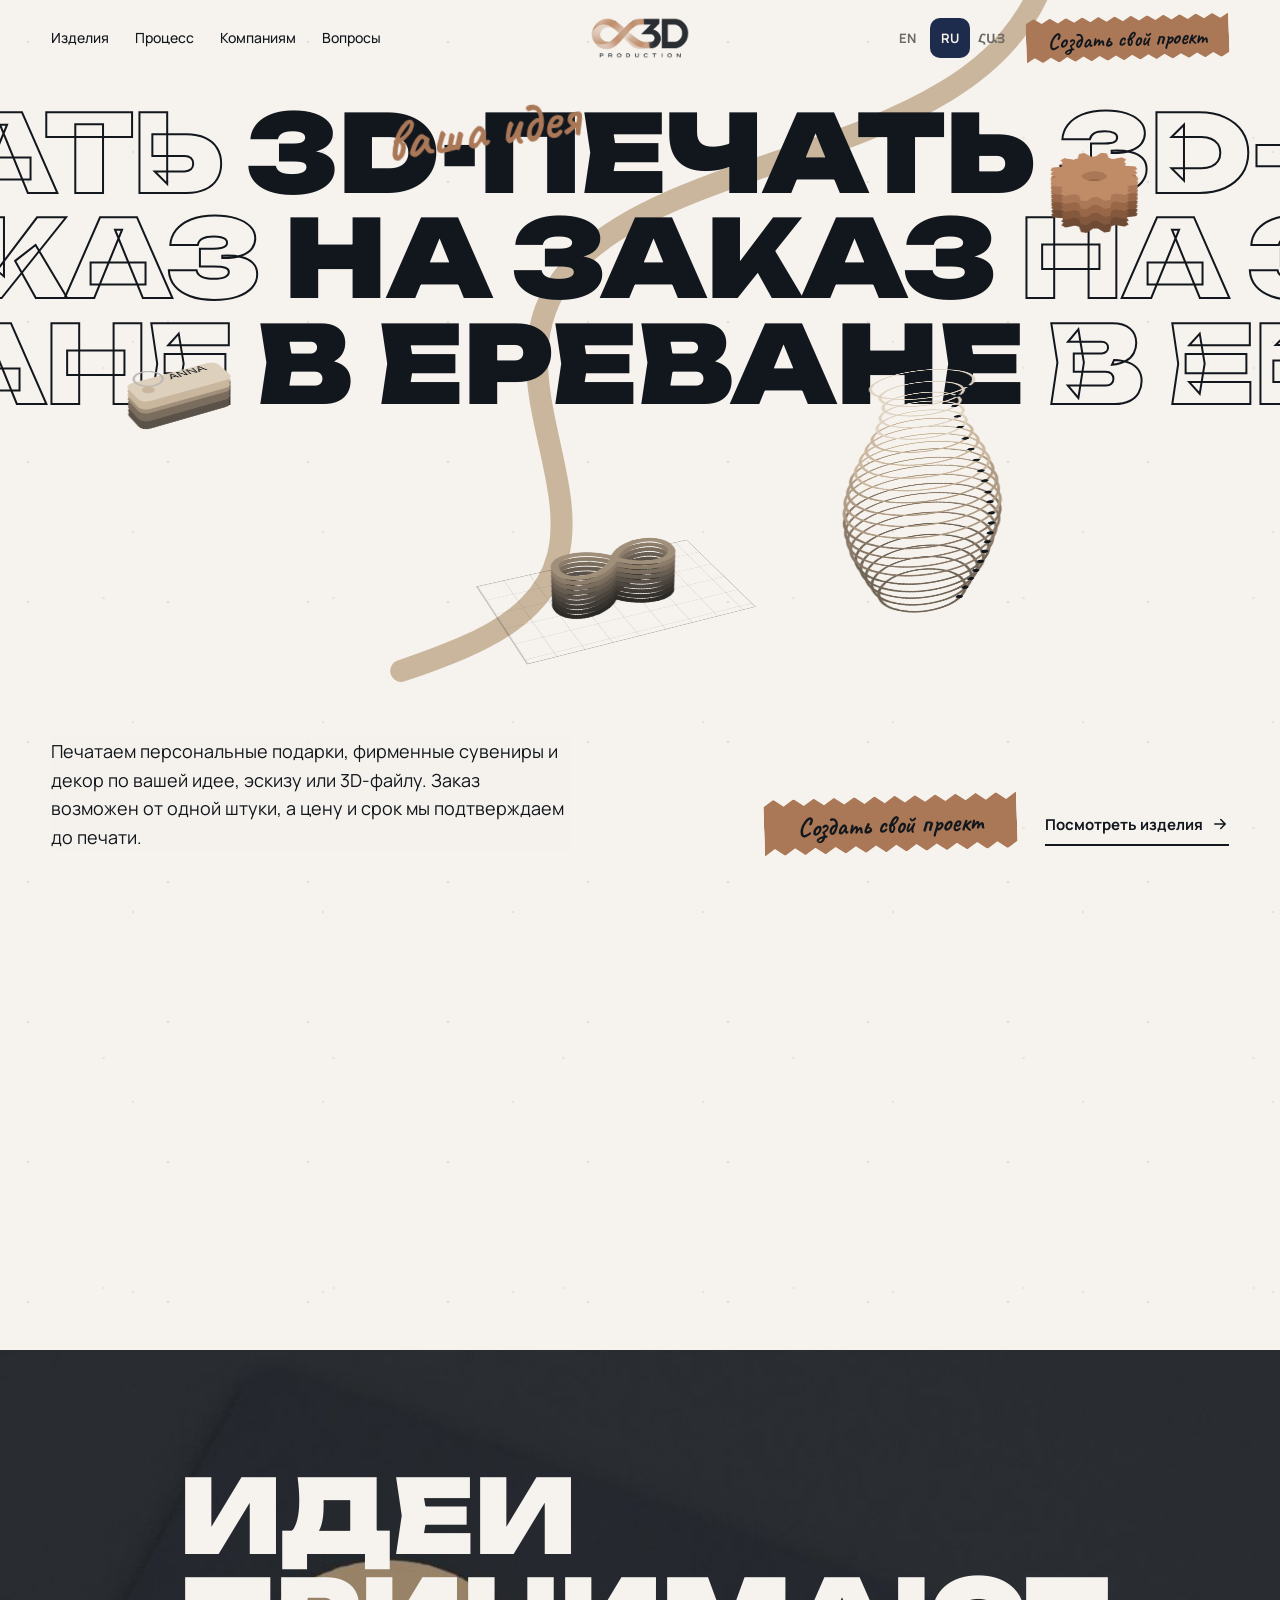
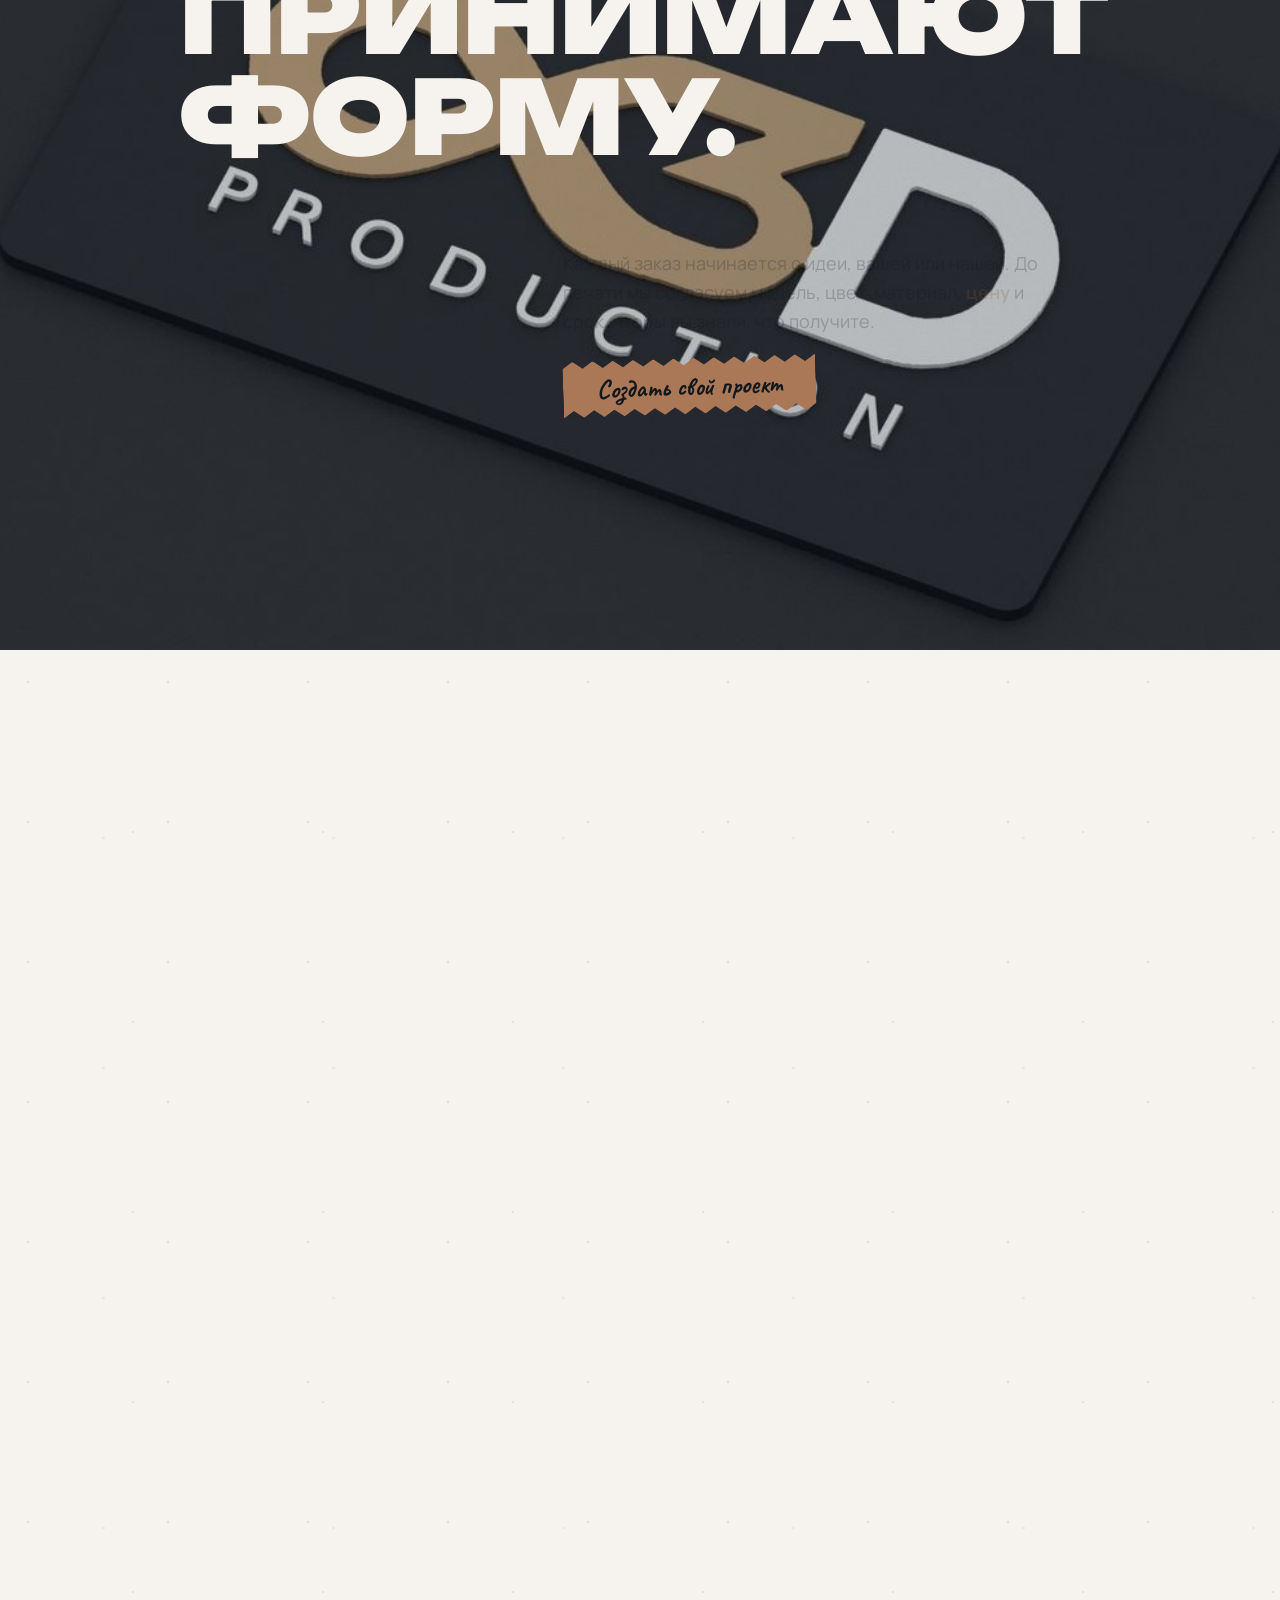
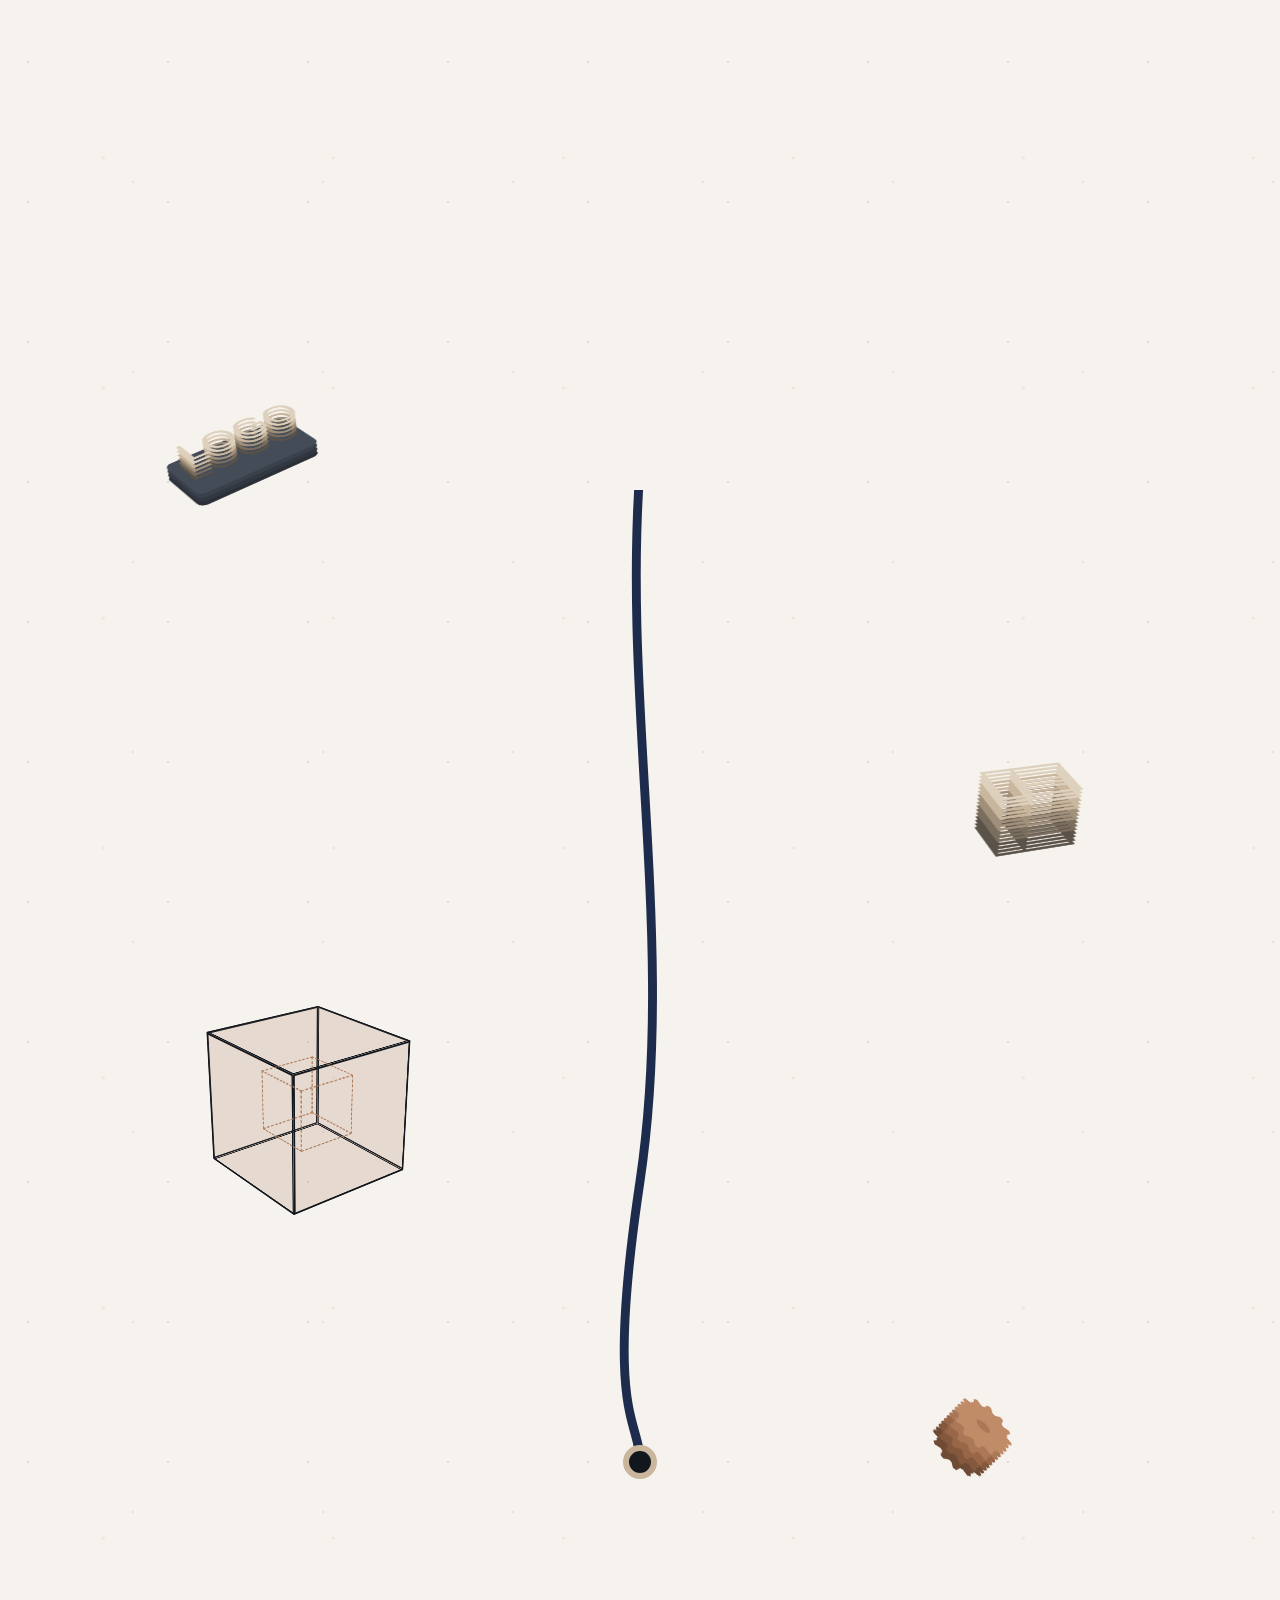
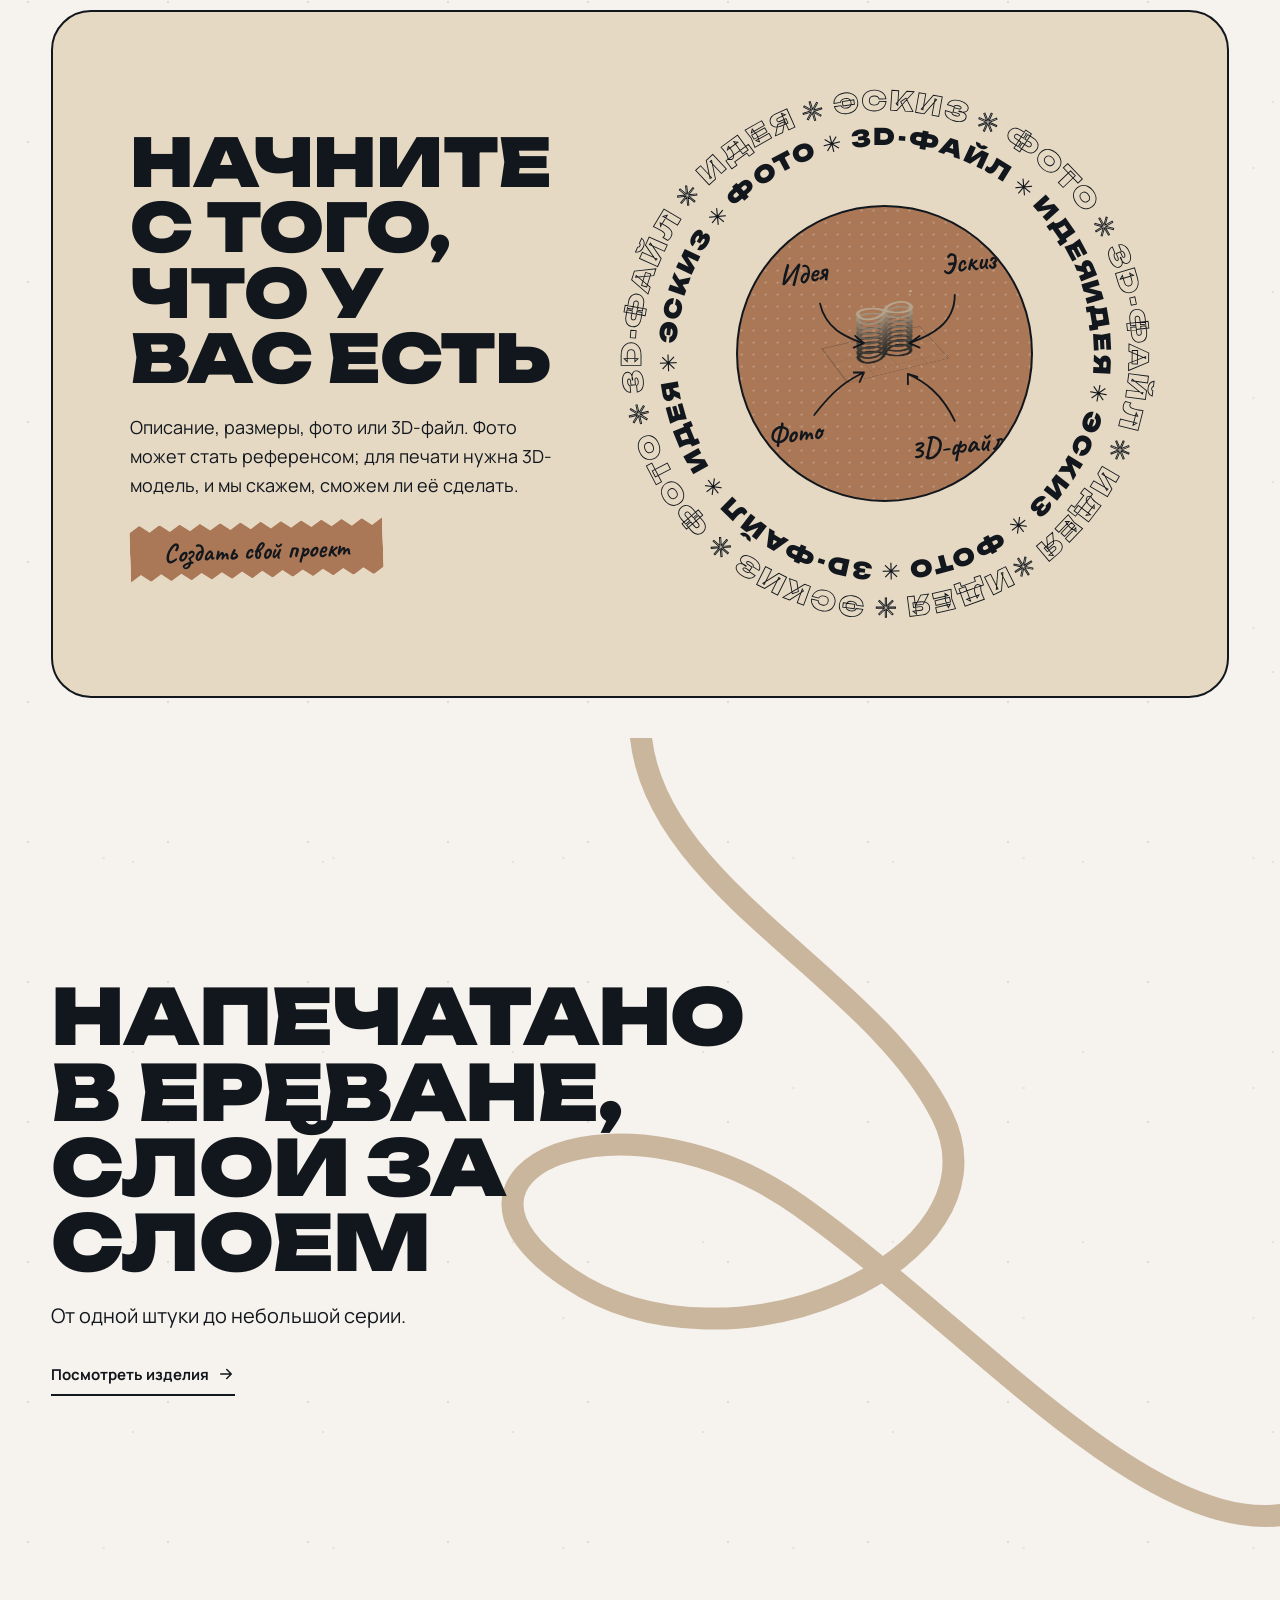
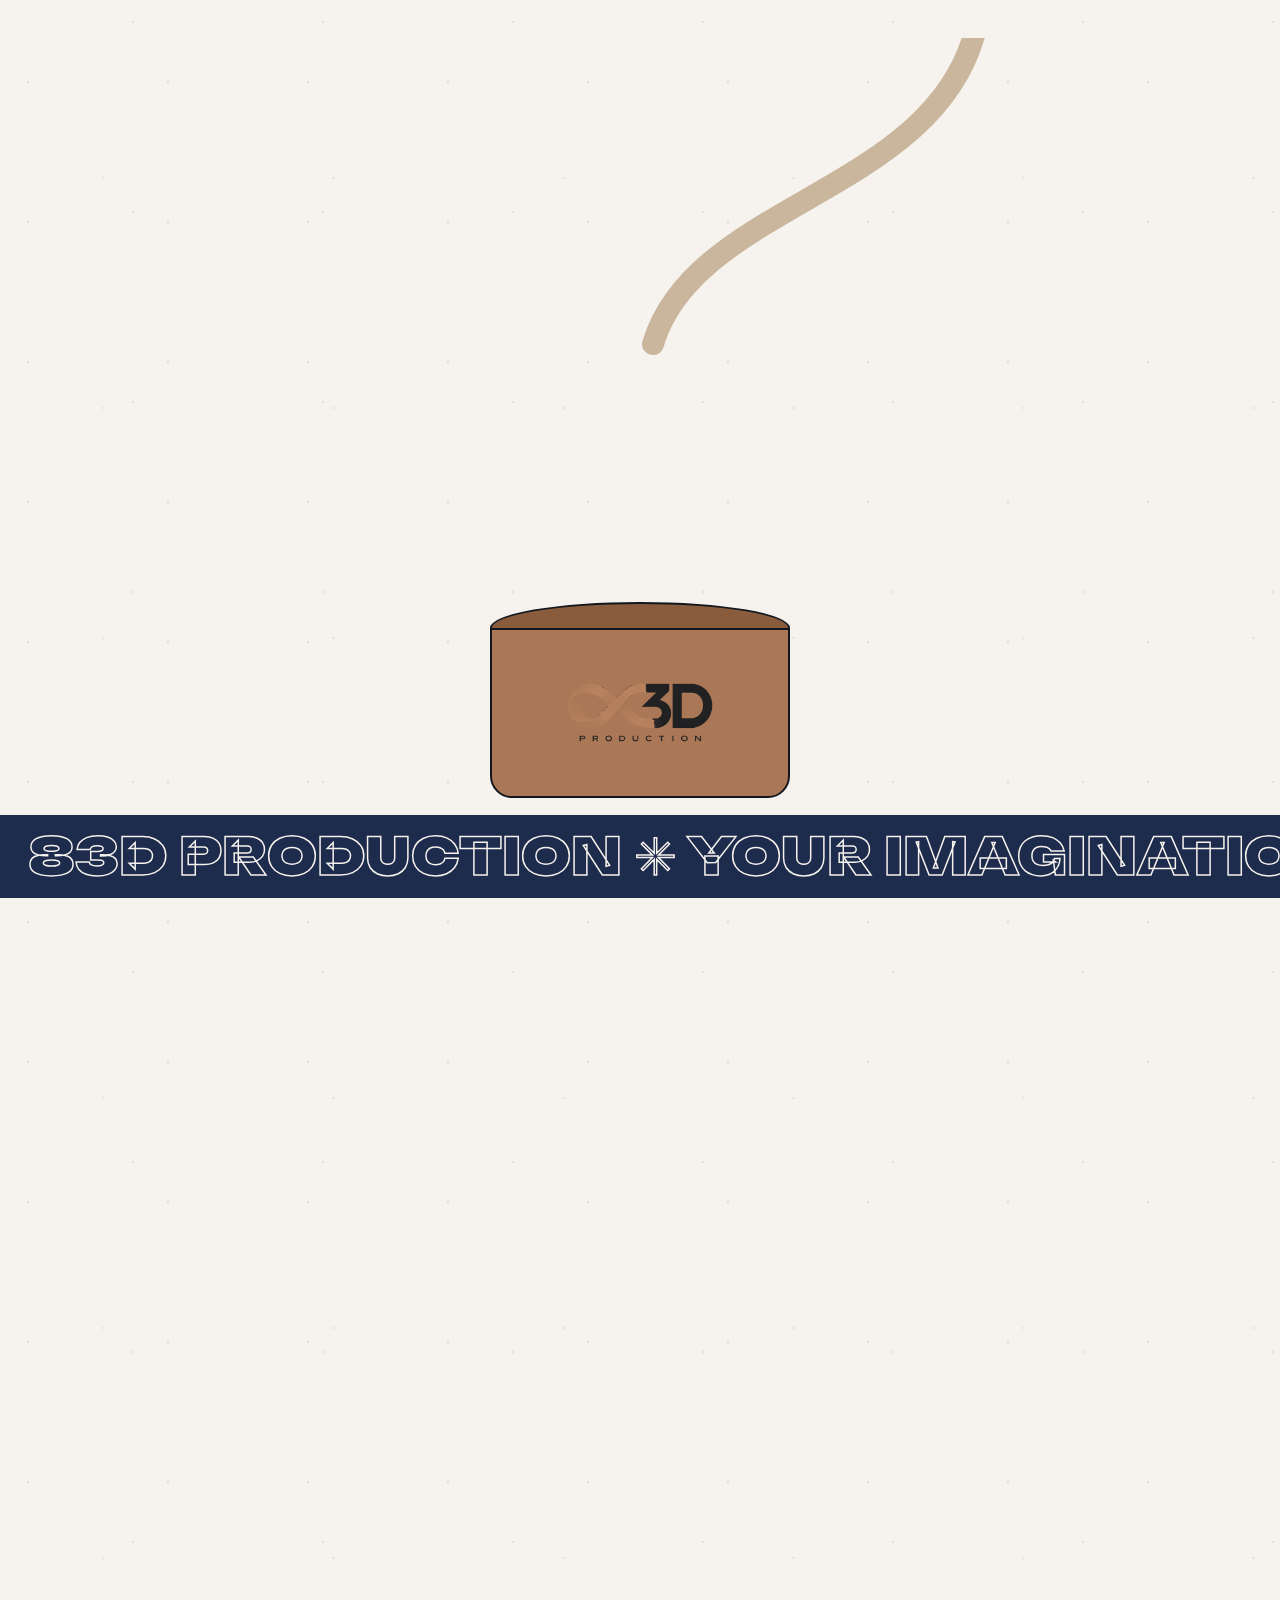
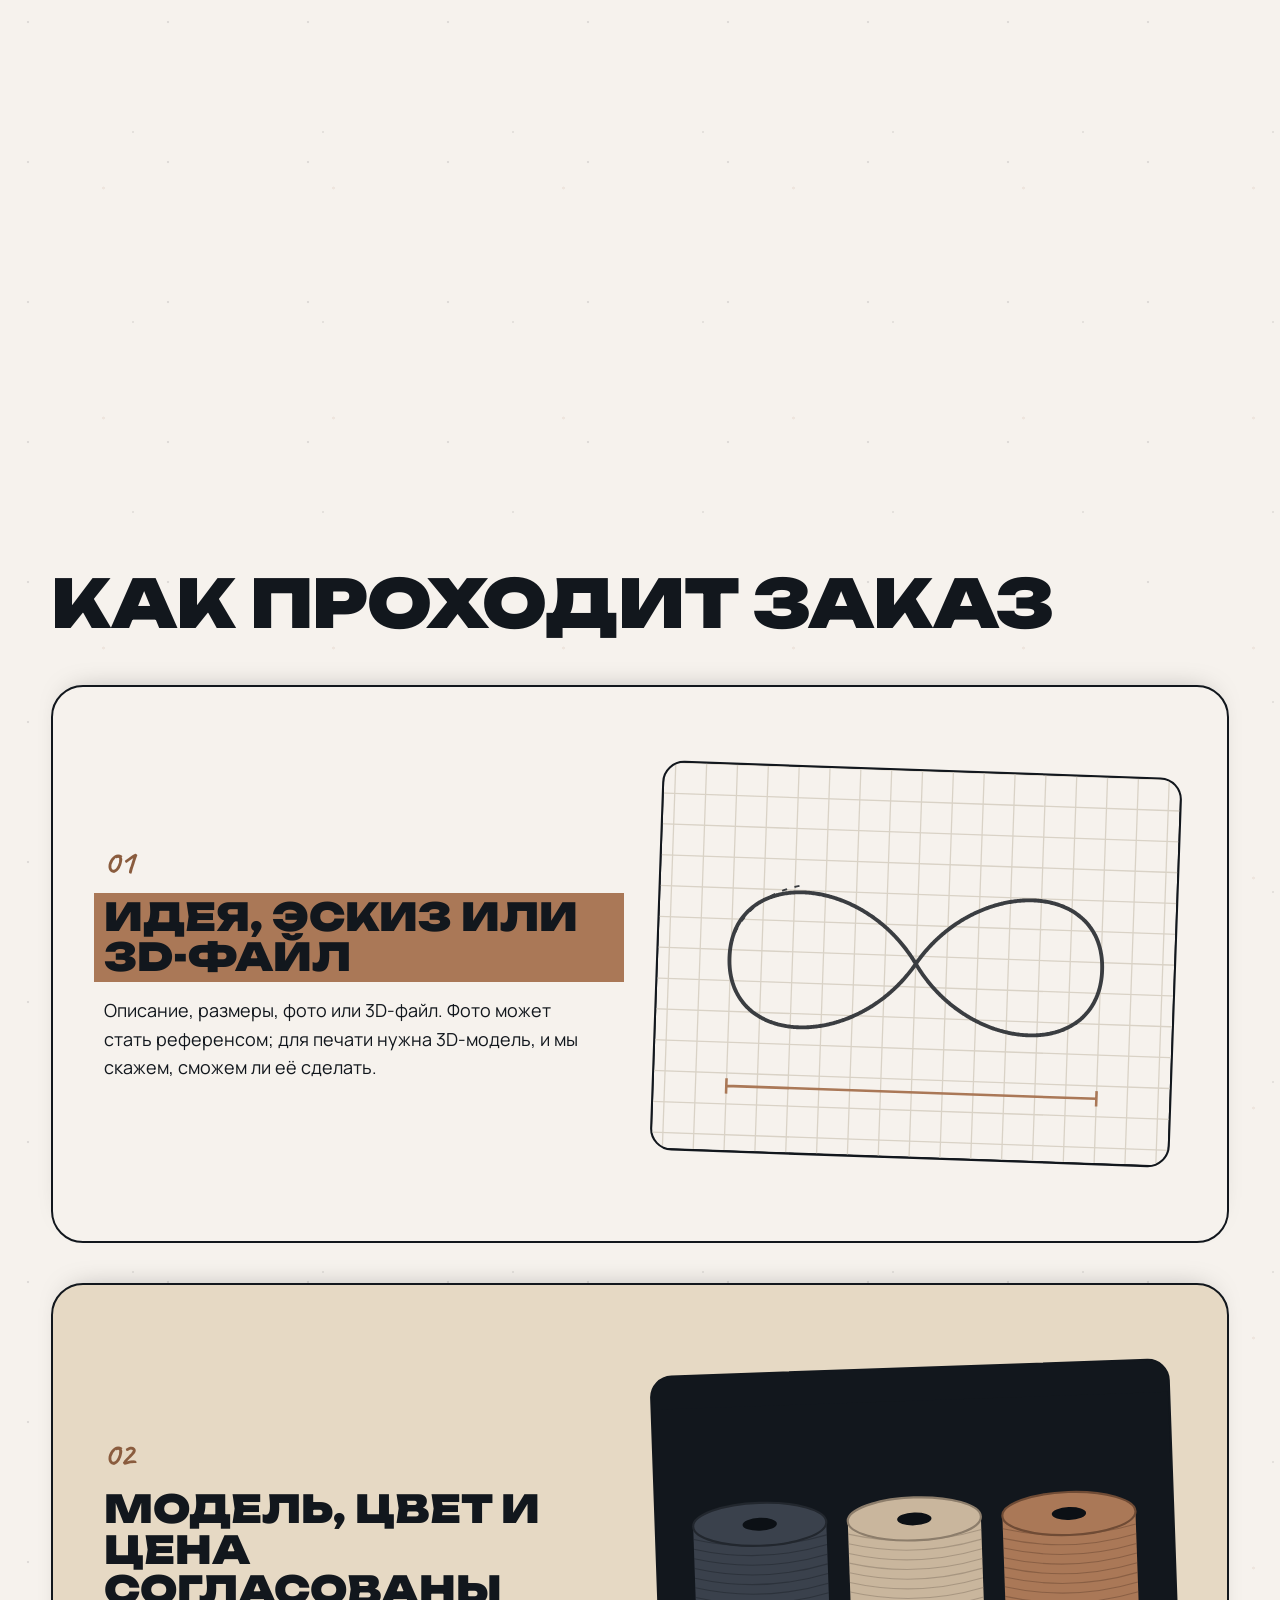
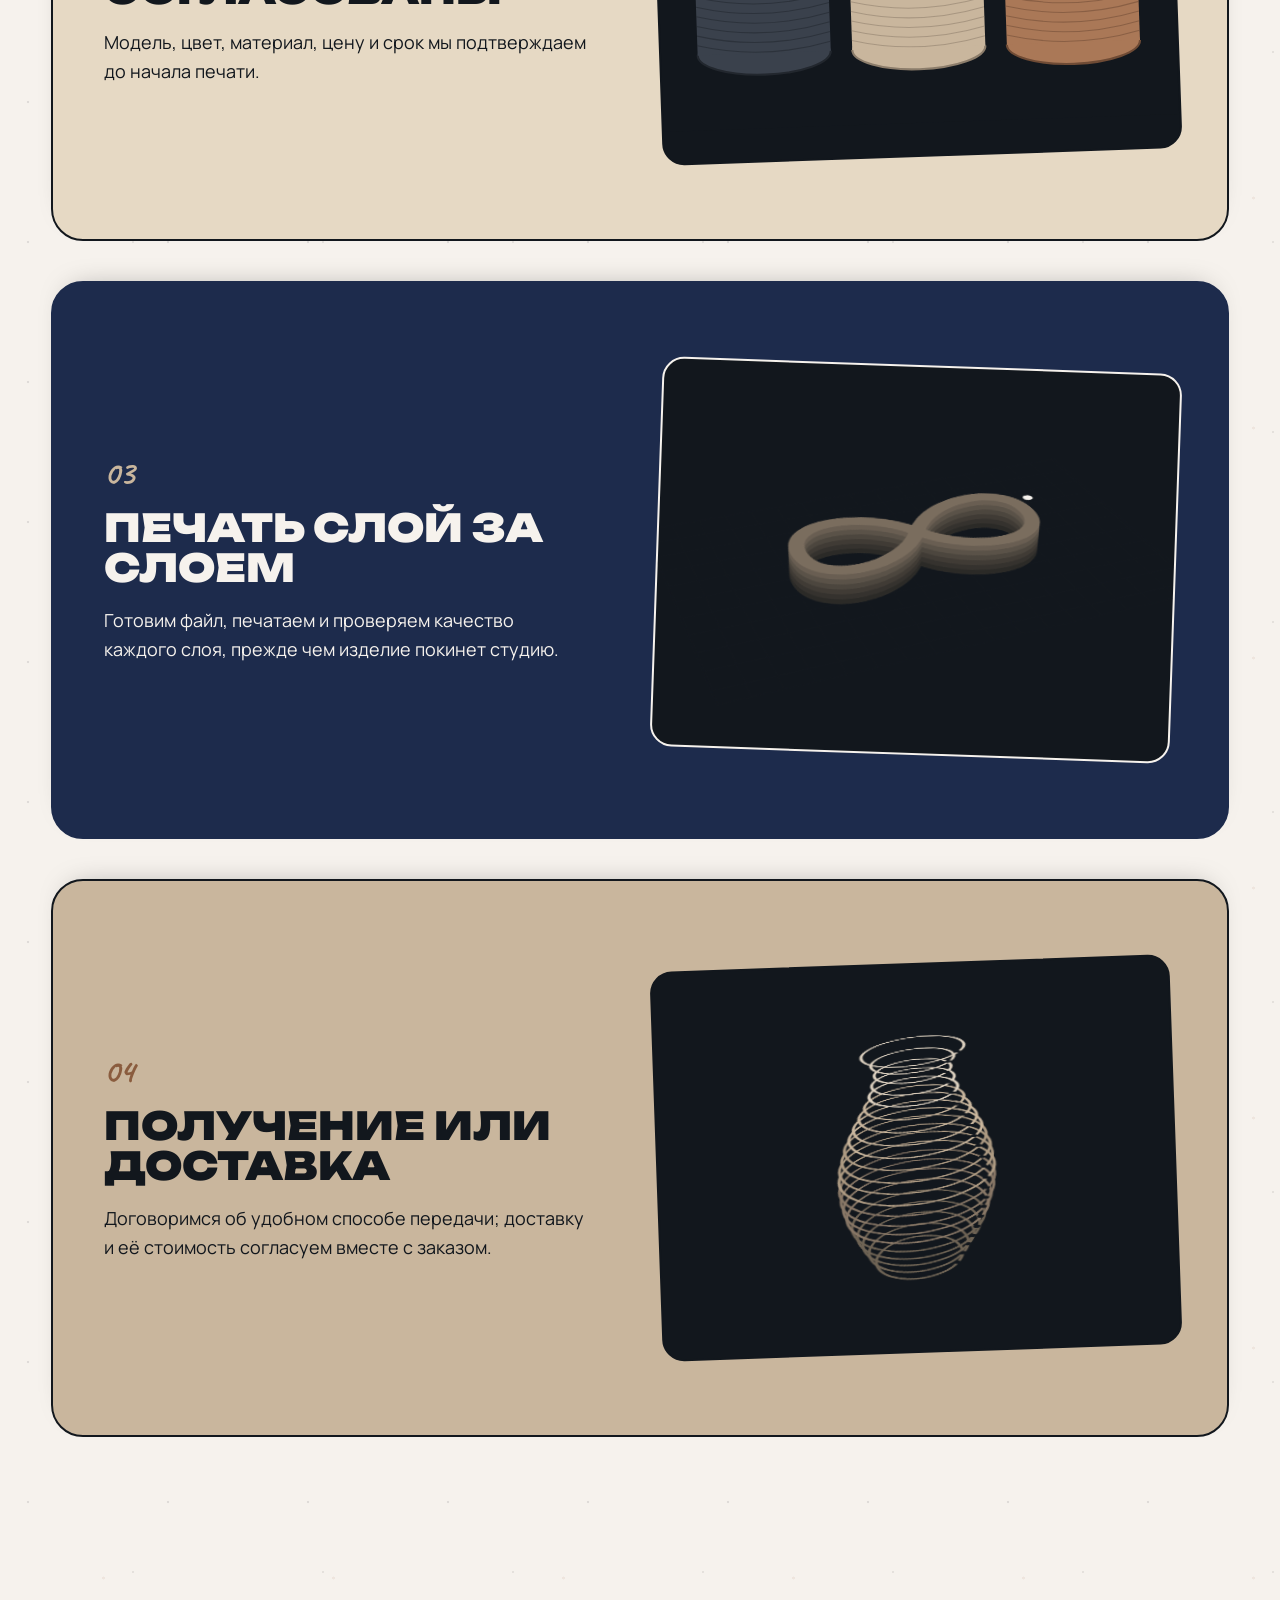
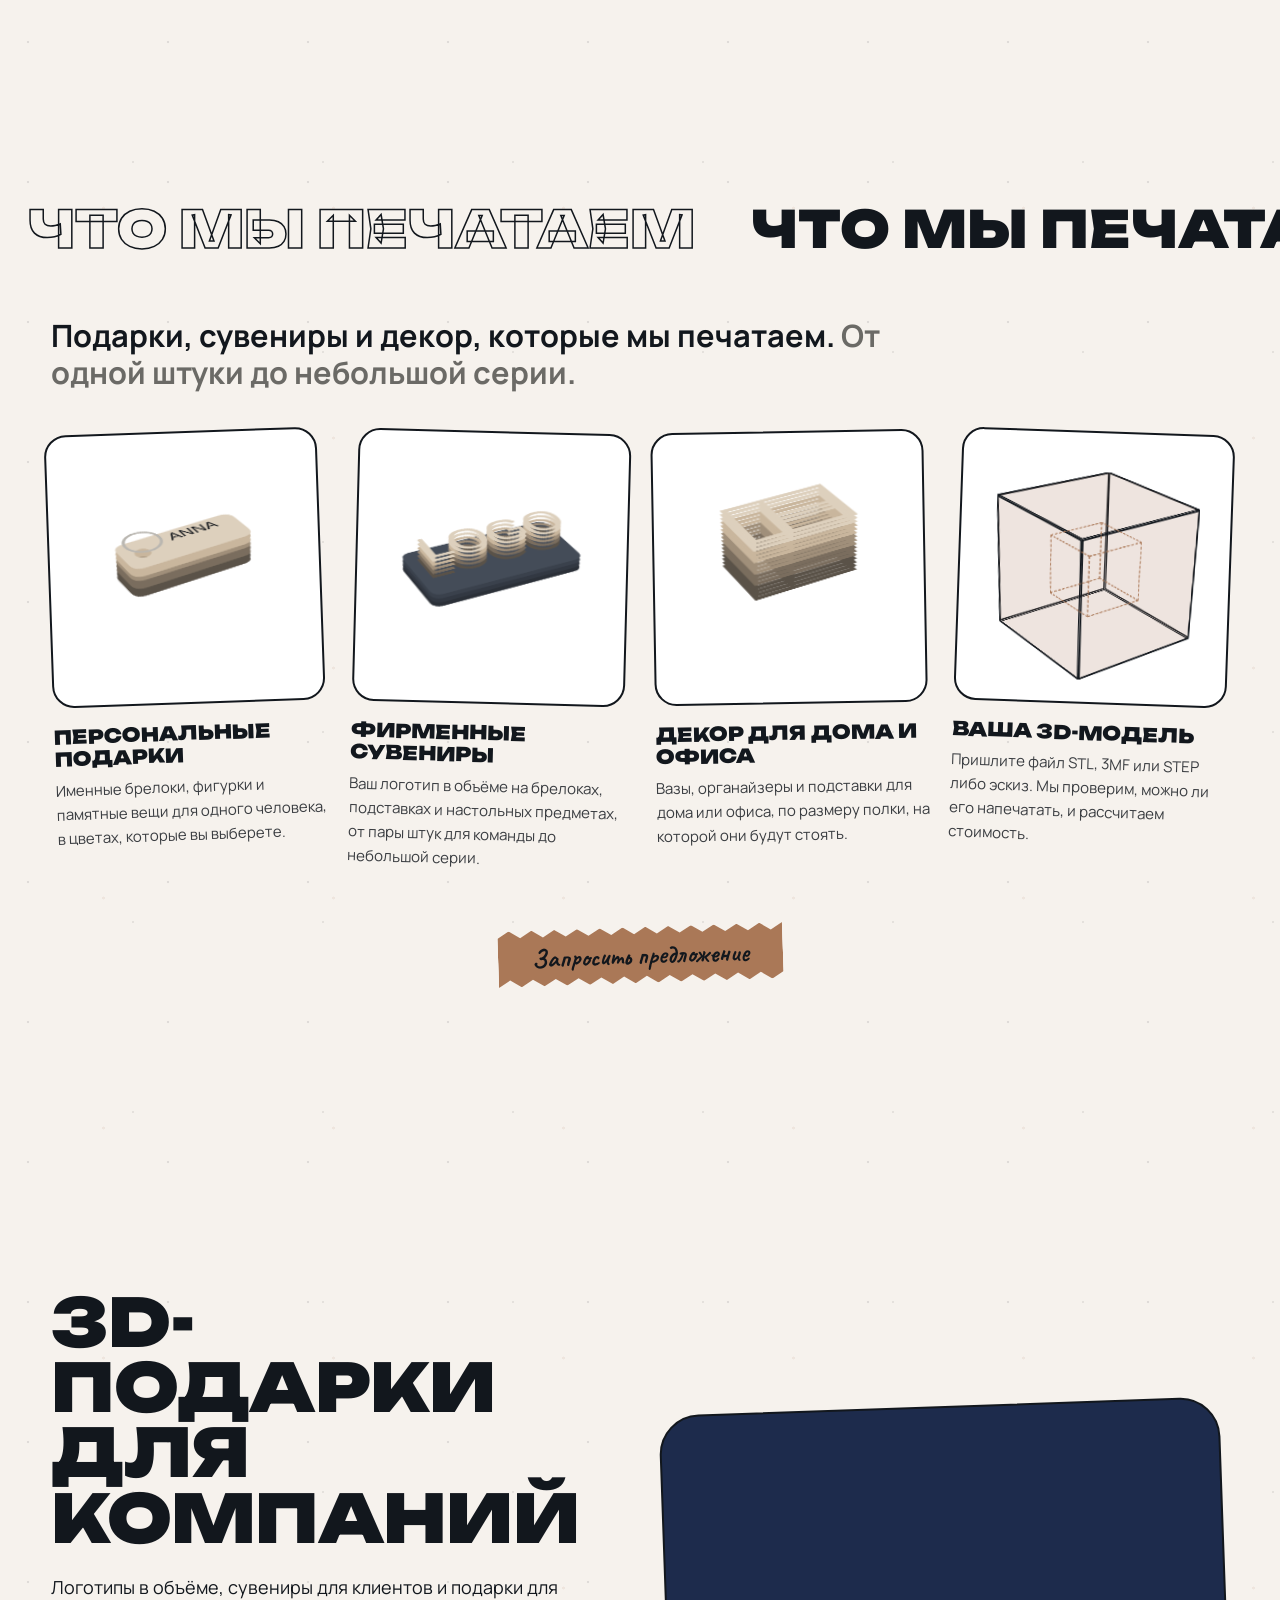
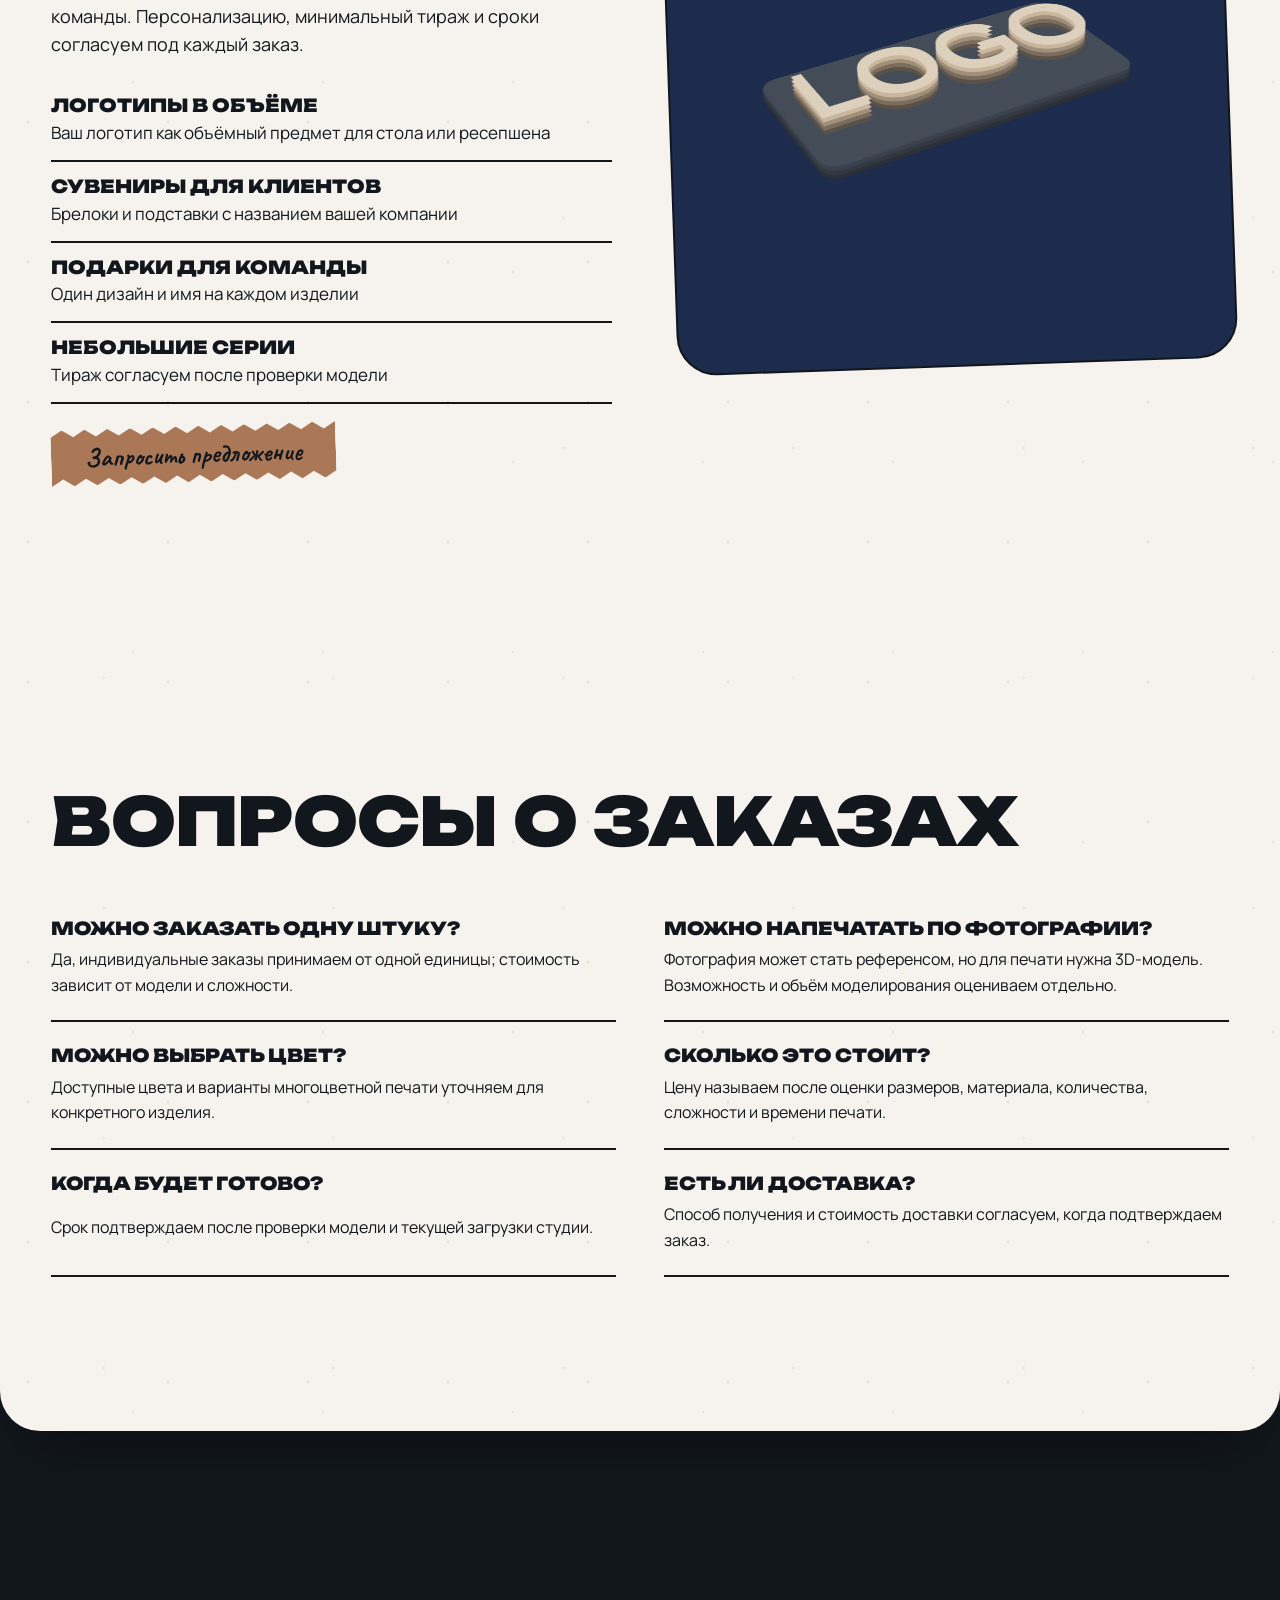
<file: ru/index.html>
<!doctype html>
<html lang="ru">
<head>
<meta charset="utf-8">
<meta name="viewport" content="width=device-width, initial-scale=1, viewport-fit=cover">
<title>3D-печать в Ереване на заказ | 83D Production</title>
<meta name="description" content="3D-печать в Ереване на заказ: подарки, фирменные сувениры, декор и печать ваших 3D-моделей от одной штуки. Закажите 3D-печать в WhatsApp.">
<meta name="keywords" content="3D տպագրություն, 3D տպագրություն Երևան, 3D տպագրություն պատվերով, 3D printing Yerevan, 3D printing Armenia, 3D print, 3D print Yerevan, 3D-печать Ереван, 3D печать на заказ">
<meta property="og:type" content="website">
<meta property="og:title" content="3D-печать в Ереване на заказ | 83D Production">
<meta property="og:description" content="3D-печать в Ереване на заказ: подарки, фирменные сувениры, декор и печать ваших 3D-моделей от одной штуки. Закажите 3D-печать в WhatsApp.">
<meta property="og:url" content="https://83d.store/ru/">
<meta property="og:image" content="https://83d.store/share.jpg">
<meta name="twitter:card" content="summary_large_image">
<link rel="canonical" href="https://83d.store/ru/">
<link rel="alternate" hreflang="en" href="https://83d.store/">
<link rel="alternate" hreflang="ru" href="https://83d.store/ru/">
<link rel="alternate" hreflang="hy" href="https://83d.store/hy/">
<link rel="alternate" hreflang="x-default" href="https://83d.store/">
<meta property="og:locale" content="ru_RU">
<meta property="og:locale:alternate" content="en_US">
<meta property="og:locale:alternate" content="hy_AM">
<meta property="og:site_name" content="83D Production">
<meta property="og:image:width" content="1200">
<meta property="og:image:height" content="750">
<meta property="og:image:alt" content="83D Production">
<meta name="twitter:title" content="3D-печать в Ереване на заказ | 83D Production">
<meta name="twitter:description" content="3D-печать в Ереване на заказ: подарки, фирменные сувениры, декор и печать ваших 3D-моделей от одной штуки. Закажите 3D-печать в WhatsApp.">
<meta name="twitter:image" content="https://83d.store/share.jpg">
<link rel="apple-touch-icon" href="../apple-touch-icon.png">
<script type="application/ld+json">{"@context": "https://schema.org", "@type": "LocalBusiness", "@id": "https://83d.store/#business", "name": "83D Production", "description": "3D-печать в Ереване на заказ: подарки, фирменные сувениры, декор и печать ваших 3D-моделей от одной штуки. Закажите 3D-печать в WhatsApp.", "url": "https://83d.store/ru/", "logo": "https://83d.store/assets/img/logo-ink.png", "image": "https://83d.store/share.jpg", "email": "info@83d.am", "telephone": "+37443633630", "slogan": "Your imagination. Our creation.", "address": {"@type": "PostalAddress", "addressLocality": "Yerevan", "addressCountry": "AM"}, "areaServed": {"@type": "Country", "name": "Armenia"}, "knowsLanguage": ["hy", "ru", "en"], "alternateName": ["83D", "83D Production Yerevan"], "keywords": "3D տպագրություն, 3D տպագրություն Երևան, 3D տպագրություն պատվերով, 3D printing Yerevan, 3D printing Armenia, 3D print, 3D print Yerevan, 3D-печать Ереван, 3D печать на заказ", "knowsAbout": ["3D printing", "3D տպագրություն", "3D-печать", "3D modeling"]}</script>
<meta name="theme-color" content="#f4efe7">
<link rel="icon" href="../favicon.png" type="image/png">
<link rel="preconnect" href="https://fonts.googleapis.com">
<link rel="preconnect" href="https://fonts.gstatic.com" crossorigin>
<link href="https://fonts.googleapis.com/css2?family=Unbounded:wght@500;700;900&family=Manrope:wght@400;500;700&family=Caveat:wght@600;700&family=Noto+Sans+Armenian:wght@400;500;700;900&display=swap" rel="stylesheet">
<link rel="stylesheet" href="../styles.css">
<script>document.documentElement.classList.add('js')</script>
</head>
<body>
<a class="skip" href="#top" data-i18n="skip">К содержанию</a>

<header class="hd">
  <a class="hd__logo" href="#top" aria-label="83D Production"><img src="../assets/img/logo-ink.png" alt="83D Production" width="240" height="101"></a>
  <nav class="hd__nav" aria-label="Main">
    <a href="#work"><span data-i18n="navWork">Изделия</span></a><a href="#process"><span data-i18n="navProcess">Процесс</span></a><a href="#business"><span data-i18n="navBusiness">Компаниям</span></a><a href="#faq"><span data-i18n="navFaq">Вопросы</span></a>
  </nav>
  <div class="hd__end">
    <div class="lang" role="group" aria-label="Язык" data-i18n-aria="langGroup"><a class="lang__b" href="../" hreflang="en" lang="en" aria-label="English">EN</a><a class="lang__b" href="../ru/" hreflang="ru" lang="ru" aria-current="page" aria-label="Русский">RU</a><a class="lang__b" href="../hy/" hreflang="hy" lang="hy" aria-label="Հայերեն">ՀԱՅ</a></div>
    <a class="zbtn zbtn--sm hd__cta" href="https://wa.me/37443633630?text=%D0%97%D0%B4%D1%80%D0%B0%D0%B2%D1%81%D1%82%D0%B2%D1%83%D0%B9%D1%82%D0%B5%2C%2083D%20Production.%20%D0%A5%D0%BE%D1%87%D1%83%20%D0%BD%D0%B0%D0%BF%D0%B5%D1%87%D0%B0%D1%82%D0%B0%D1%82%D1%8C%3A%20" data-wa="waMain" target="_blank" rel="noopener"><span data-i18n="main">Создать свой проект</span></a>
    <button class="hd__menu" type="button" aria-expanded="false" aria-controls="sheet" aria-label="Меню" data-i18n-aria="menu"><span></span><span></span></button>
  </div>
</header>
<div class="sheet" id="sheet" hidden>
  <nav aria-label="Menu">
    <a href="#work" class="sheet__a"><span data-i18n="navWork">Изделия</span></a><a href="#process" class="sheet__a"><span data-i18n="navProcess">Процесс</span></a><a href="#business" class="sheet__a"><span data-i18n="navBusiness">Компаниям</span></a><a href="#faq" class="sheet__a"><span data-i18n="navFaq">Вопросы</span></a>
  </nav>
  <div class="lang lang--sheet" role="group" aria-label="Language"><a class="lang__b" href="../" hreflang="en" lang="en" aria-label="English">EN</a><a class="lang__b" href="../ru/" hreflang="ru" lang="ru" aria-current="page" aria-label="Русский">RU</a><a class="lang__b" href="../hy/" hreflang="hy" lang="hy" aria-label="Հայերեն">ՀԱՅ</a></div>
  <a class="zbtn " href="https://wa.me/37443633630?text=%D0%97%D0%B4%D1%80%D0%B0%D0%B2%D1%81%D1%82%D0%B2%D1%83%D0%B9%D1%82%D0%B5%2C%2083D%20Production.%20%D0%A5%D0%BE%D1%87%D1%83%20%D0%BD%D0%B0%D0%BF%D0%B5%D1%87%D0%B0%D1%82%D0%B0%D1%82%D1%8C%3A%20" data-wa="waMain" target="_blank" rel="noopener"><span data-i18n="main">Создать свой проект</span></a>
</div>

<main class="page" id="top">

  <!-- 1. hero: the category set huge in rows that slide apart as you scroll, printed objects over it, a line behind -->
  <div class="hero-hold" data-pin>
  <section class="hero" data-p aria-labelledby="hero-h">
    <svg class="line line--hero" viewBox="0 0 1440 1000" preserveAspectRatio="none" aria-hidden="true"><path pathLength="1" d="M1180 -40 C 1120 180, 760 160, 640 300 S 760 620, 520 720 S 120 760, 140 1060"/></svg>
    <h1 id="hero-h" class="sr"><span data-i18n="h1">3D-печать на заказ в Ереване</span></h1>
    <div class="rows rows--hero" aria-hidden="true"><div class="row" style="--dir: 1"><span class="w" data-i18n="heroRows.0">3D-печать</span><span class="w" data-i18n="heroRows.0">3D-печать</span><span class="w w--solid" data-i18n="heroRows.0">3D-печать</span><span class="w" data-i18n="heroRows.0">3D-печать</span><span class="w" data-i18n="heroRows.0">3D-печать</span></div><div class="row" style="--dir: -1"><span class="w" data-i18n="heroRows.1">на заказ</span><span class="w" data-i18n="heroRows.1">на заказ</span><span class="w w--solid" data-i18n="heroRows.1">на заказ</span><span class="w" data-i18n="heroRows.1">на заказ</span><span class="w" data-i18n="heroRows.1">на заказ</span></div><div class="row" style="--dir: 1"><span class="w" data-i18n="heroRows.2">в Ереване</span><span class="w" data-i18n="heroRows.2">в Ереване</span><span class="w w--solid" data-i18n="heroRows.2">в Ереване</span><span class="w" data-i18n="heroRows.2">в Ереване</span><span class="w" data-i18n="heroRows.2">в Ереване</span></div></div>
    <p class="script script--hero" aria-hidden="true"><span data-i18n="heroScript">ваша идея</span></p>
    <div class="float f--tag" data-speed="-0.25" data-rot="-14"><div class="p3d"><div class="p3d__obj" style="--x-w: 62%; --x-ar: 4 / 3"><svg class="p3d-l" viewBox="0 0 400 300" aria-hidden="true" style="--z: 0.0; --i: 0"><g fill="#5a5248"><path fill-rule="evenodd" d="M70 90 H330 Q360 90 360 120 V180 Q360 210 330 210 H70 Q40 210 40 180 V120 Q40 90 70 90 Z M92 150 m-20 0 a20 20 0 1 0 40 0 a20 20 0 1 0 -40 0 Z"/></g></svg><svg class="p3d-l" viewBox="0 0 400 300" aria-hidden="true" style="--z: 4.5; --i: 1"><g fill="#5a5248"><path fill-rule="evenodd" d="M70 90 H330 Q360 90 360 120 V180 Q360 210 330 210 H70 Q40 210 40 180 V120 Q40 90 70 90 Z M92 150 m-20 0 a20 20 0 1 0 40 0 a20 20 0 1 0 -40 0 Z"/></g></svg><svg class="p3d-l" viewBox="0 0 400 300" aria-hidden="true" style="--z: 9.0; --i: 2"><g fill="#7a6d5e"><path fill-rule="evenodd" d="M70 90 H330 Q360 90 360 120 V180 Q360 210 330 210 H70 Q40 210 40 180 V120 Q40 90 70 90 Z M92 150 m-20 0 a20 20 0 1 0 40 0 a20 20 0 1 0 -40 0 Z"/></g></svg><svg class="p3d-l" viewBox="0 0 400 300" aria-hidden="true" style="--z: 13.5; --i: 3"><g fill="#7a6d5e"><path fill-rule="evenodd" d="M70 90 H330 Q360 90 360 120 V180 Q360 210 330 210 H70 Q40 210 40 180 V120 Q40 90 70 90 Z M92 150 m-20 0 a20 20 0 1 0 40 0 a20 20 0 1 0 -40 0 Z"/></g></svg><svg class="p3d-l" viewBox="0 0 400 300" aria-hidden="true" style="--z: 18.0; --i: 4"><g fill="#a08f7a"><path fill-rule="evenodd" d="M70 90 H330 Q360 90 360 120 V180 Q360 210 330 210 H70 Q40 210 40 180 V120 Q40 90 70 90 Z M92 150 m-20 0 a20 20 0 1 0 40 0 a20 20 0 1 0 -40 0 Z"/></g></svg><svg class="p3d-l" viewBox="0 0 400 300" aria-hidden="true" style="--z: 22.5; --i: 5"><g fill="#c9b69d"><path fill-rule="evenodd" d="M70 90 H330 Q360 90 360 120 V180 Q360 210 330 210 H70 Q40 210 40 180 V120 Q40 90 70 90 Z M92 150 m-20 0 a20 20 0 1 0 40 0 a20 20 0 1 0 -40 0 Z"/></g></svg><svg class="p3d-l" viewBox="0 0 400 300" aria-hidden="true" style="--z: 27.0; --i: 6"><g fill="#c9b69d"><path fill-rule="evenodd" d="M70 90 H330 Q360 90 360 120 V180 Q360 210 330 210 H70 Q40 210 40 180 V120 Q40 90 70 90 Z M92 150 m-20 0 a20 20 0 1 0 40 0 a20 20 0 1 0 -40 0 Z"/></g></svg><svg class="p3d-l" viewBox="0 0 400 300" aria-hidden="true" style="--z: 31.5; --i: 7"><g fill="#ddd0bd"><path fill-rule="evenodd" d="M70 90 H330 Q360 90 360 120 V180 Q360 210 330 210 H70 Q40 210 40 180 V120 Q40 90 70 90 Z M92 150 m-20 0 a20 20 0 1 0 40 0 a20 20 0 1 0 -40 0 Z"/></g></svg><svg class="p3d-l" viewBox="0 0 400 300" aria-hidden="true" style="--z: 40; --i: 9"><text x="225" y="166" text-anchor="middle" font-family="Schibsted Grotesk, sans-serif" font-size="46" fill="#0c1015">ANNA</text></svg><svg class="p3d-l" viewBox="0 0 400 300" aria-hidden="true" style="--z: 44; --i: 10"><circle cx="92" cy="150" r="44" fill="none" stroke="#b9b6b0" stroke-width="7"/></svg></div></div></div>
    <div class="float f--gear" data-speed="0.35" data-rot="40"><div class="p3d"><div class="p3d__obj" style="--x-w: 70%; --x-ar: 1 / 1"><svg class="p3d-l" viewBox="0 0 400 400" aria-hidden="true" style="--z: 0.0; --i: 0"><g fill="#6f4b35"><path fill-rule="evenodd" d="M200.0 78.0 L219.6 51.3 L238.8 55.1 L246.7 87.3 L261.0 94.3 L291.3 81.0 L306.1 93.9 L296.8 125.7 L305.7 139.0 L338.6 142.6 L344.9 161.2 L321.0 184.1 L322.0 200.0 L348.7 219.6 L344.9 238.8 L312.7 246.7 L305.7 261.0 L319.0 291.3 L306.1 306.1 L274.3 296.8 L261.0 305.7 L257.4 338.6 L238.8 344.9 L215.9 321.0 L200.0 322.0 L180.4 348.7 L161.2 344.9 L153.3 312.7 L139.0 305.7 L108.7 319.0 L93.9 306.1 L103.2 274.3 L94.3 261.0 L61.4 257.4 L55.1 238.8 L79.0 215.9 L78.0 200.0 L51.3 180.4 L55.1 161.2 L87.3 153.3 L94.3 139.0 L81.0 108.7 L93.9 93.9 L125.7 103.2 L139.0 94.3 L142.6 61.4 L161.2 55.1 L184.1 79.0 Z M246 200 A46 46 0 1 0 154 200 A46 46 0 1 0 246 200 Z"/></g></svg><svg class="p3d-l" viewBox="0 0 400 400" aria-hidden="true" style="--z: 4.5; --i: 1"><g fill="#6f4b35"><path fill-rule="evenodd" d="M200.0 78.0 L219.6 51.3 L238.8 55.1 L246.7 87.3 L261.0 94.3 L291.3 81.0 L306.1 93.9 L296.8 125.7 L305.7 139.0 L338.6 142.6 L344.9 161.2 L321.0 184.1 L322.0 200.0 L348.7 219.6 L344.9 238.8 L312.7 246.7 L305.7 261.0 L319.0 291.3 L306.1 306.1 L274.3 296.8 L261.0 305.7 L257.4 338.6 L238.8 344.9 L215.9 321.0 L200.0 322.0 L180.4 348.7 L161.2 344.9 L153.3 312.7 L139.0 305.7 L108.7 319.0 L93.9 306.1 L103.2 274.3 L94.3 261.0 L61.4 257.4 L55.1 238.8 L79.0 215.9 L78.0 200.0 L51.3 180.4 L55.1 161.2 L87.3 153.3 L94.3 139.0 L81.0 108.7 L93.9 93.9 L125.7 103.2 L139.0 94.3 L142.6 61.4 L161.2 55.1 L184.1 79.0 Z M246 200 A46 46 0 1 0 154 200 A46 46 0 1 0 246 200 Z"/></g></svg><svg class="p3d-l" viewBox="0 0 400 400" aria-hidden="true" style="--z: 9.0; --i: 2"><g fill="#83583d"><path fill-rule="evenodd" d="M200.0 78.0 L219.6 51.3 L238.8 55.1 L246.7 87.3 L261.0 94.3 L291.3 81.0 L306.1 93.9 L296.8 125.7 L305.7 139.0 L338.6 142.6 L344.9 161.2 L321.0 184.1 L322.0 200.0 L348.7 219.6 L344.9 238.8 L312.7 246.7 L305.7 261.0 L319.0 291.3 L306.1 306.1 L274.3 296.8 L261.0 305.7 L257.4 338.6 L238.8 344.9 L215.9 321.0 L200.0 322.0 L180.4 348.7 L161.2 344.9 L153.3 312.7 L139.0 305.7 L108.7 319.0 L93.9 306.1 L103.2 274.3 L94.3 261.0 L61.4 257.4 L55.1 238.8 L79.0 215.9 L78.0 200.0 L51.3 180.4 L55.1 161.2 L87.3 153.3 L94.3 139.0 L81.0 108.7 L93.9 93.9 L125.7 103.2 L139.0 94.3 L142.6 61.4 L161.2 55.1 L184.1 79.0 Z M246 200 A46 46 0 1 0 154 200 A46 46 0 1 0 246 200 Z"/></g></svg><svg class="p3d-l" viewBox="0 0 400 400" aria-hidden="true" style="--z: 13.5; --i: 3"><g fill="#83583d"><path fill-rule="evenodd" d="M200.0 78.0 L219.6 51.3 L238.8 55.1 L246.7 87.3 L261.0 94.3 L291.3 81.0 L306.1 93.9 L296.8 125.7 L305.7 139.0 L338.6 142.6 L344.9 161.2 L321.0 184.1 L322.0 200.0 L348.7 219.6 L344.9 238.8 L312.7 246.7 L305.7 261.0 L319.0 291.3 L306.1 306.1 L274.3 296.8 L261.0 305.7 L257.4 338.6 L238.8 344.9 L215.9 321.0 L200.0 322.0 L180.4 348.7 L161.2 344.9 L153.3 312.7 L139.0 305.7 L108.7 319.0 L93.9 306.1 L103.2 274.3 L94.3 261.0 L61.4 257.4 L55.1 238.8 L79.0 215.9 L78.0 200.0 L51.3 180.4 L55.1 161.2 L87.3 153.3 L94.3 139.0 L81.0 108.7 L93.9 93.9 L125.7 103.2 L139.0 94.3 L142.6 61.4 L161.2 55.1 L184.1 79.0 Z M246 200 A46 46 0 1 0 154 200 A46 46 0 1 0 246 200 Z"/></g></svg><svg class="p3d-l" viewBox="0 0 400 400" aria-hidden="true" style="--z: 18.0; --i: 4"><g fill="#996748"><path fill-rule="evenodd" d="M200.0 78.0 L219.6 51.3 L238.8 55.1 L246.7 87.3 L261.0 94.3 L291.3 81.0 L306.1 93.9 L296.8 125.7 L305.7 139.0 L338.6 142.6 L344.9 161.2 L321.0 184.1 L322.0 200.0 L348.7 219.6 L344.9 238.8 L312.7 246.7 L305.7 261.0 L319.0 291.3 L306.1 306.1 L274.3 296.8 L261.0 305.7 L257.4 338.6 L238.8 344.9 L215.9 321.0 L200.0 322.0 L180.4 348.7 L161.2 344.9 L153.3 312.7 L139.0 305.7 L108.7 319.0 L93.9 306.1 L103.2 274.3 L94.3 261.0 L61.4 257.4 L55.1 238.8 L79.0 215.9 L78.0 200.0 L51.3 180.4 L55.1 161.2 L87.3 153.3 L94.3 139.0 L81.0 108.7 L93.9 93.9 L125.7 103.2 L139.0 94.3 L142.6 61.4 L161.2 55.1 L184.1 79.0 Z M246 200 A46 46 0 1 0 154 200 A46 46 0 1 0 246 200 Z"/></g></svg><svg class="p3d-l" viewBox="0 0 400 400" aria-hidden="true" style="--z: 22.5; --i: 5"><g fill="#996748"><path fill-rule="evenodd" d="M200.0 78.0 L219.6 51.3 L238.8 55.1 L246.7 87.3 L261.0 94.3 L291.3 81.0 L306.1 93.9 L296.8 125.7 L305.7 139.0 L338.6 142.6 L344.9 161.2 L321.0 184.1 L322.0 200.0 L348.7 219.6 L344.9 238.8 L312.7 246.7 L305.7 261.0 L319.0 291.3 L306.1 306.1 L274.3 296.8 L261.0 305.7 L257.4 338.6 L238.8 344.9 L215.9 321.0 L200.0 322.0 L180.4 348.7 L161.2 344.9 L153.3 312.7 L139.0 305.7 L108.7 319.0 L93.9 306.1 L103.2 274.3 L94.3 261.0 L61.4 257.4 L55.1 238.8 L79.0 215.9 L78.0 200.0 L51.3 180.4 L55.1 161.2 L87.3 153.3 L94.3 139.0 L81.0 108.7 L93.9 93.9 L125.7 103.2 L139.0 94.3 L142.6 61.4 L161.2 55.1 L184.1 79.0 Z M246 200 A46 46 0 1 0 154 200 A46 46 0 1 0 246 200 Z"/></g></svg><svg class="p3d-l" viewBox="0 0 400 400" aria-hidden="true" style="--z: 27.0; --i: 6"><g fill="#aa7857"><path fill-rule="evenodd" d="M200.0 78.0 L219.6 51.3 L238.8 55.1 L246.7 87.3 L261.0 94.3 L291.3 81.0 L306.1 93.9 L296.8 125.7 L305.7 139.0 L338.6 142.6 L344.9 161.2 L321.0 184.1 L322.0 200.0 L348.7 219.6 L344.9 238.8 L312.7 246.7 L305.7 261.0 L319.0 291.3 L306.1 306.1 L274.3 296.8 L261.0 305.7 L257.4 338.6 L238.8 344.9 L215.9 321.0 L200.0 322.0 L180.4 348.7 L161.2 344.9 L153.3 312.7 L139.0 305.7 L108.7 319.0 L93.9 306.1 L103.2 274.3 L94.3 261.0 L61.4 257.4 L55.1 238.8 L79.0 215.9 L78.0 200.0 L51.3 180.4 L55.1 161.2 L87.3 153.3 L94.3 139.0 L81.0 108.7 L93.9 93.9 L125.7 103.2 L139.0 94.3 L142.6 61.4 L161.2 55.1 L184.1 79.0 Z M246 200 A46 46 0 1 0 154 200 A46 46 0 1 0 246 200 Z"/></g></svg><svg class="p3d-l" viewBox="0 0 400 400" aria-hidden="true" style="--z: 31.5; --i: 7"><g fill="#aa7857"><path fill-rule="evenodd" d="M200.0 78.0 L219.6 51.3 L238.8 55.1 L246.7 87.3 L261.0 94.3 L291.3 81.0 L306.1 93.9 L296.8 125.7 L305.7 139.0 L338.6 142.6 L344.9 161.2 L321.0 184.1 L322.0 200.0 L348.7 219.6 L344.9 238.8 L312.7 246.7 L305.7 261.0 L319.0 291.3 L306.1 306.1 L274.3 296.8 L261.0 305.7 L257.4 338.6 L238.8 344.9 L215.9 321.0 L200.0 322.0 L180.4 348.7 L161.2 344.9 L153.3 312.7 L139.0 305.7 L108.7 319.0 L93.9 306.1 L103.2 274.3 L94.3 261.0 L61.4 257.4 L55.1 238.8 L79.0 215.9 L78.0 200.0 L51.3 180.4 L55.1 161.2 L87.3 153.3 L94.3 139.0 L81.0 108.7 L93.9 93.9 L125.7 103.2 L139.0 94.3 L142.6 61.4 L161.2 55.1 L184.1 79.0 Z M246 200 A46 46 0 1 0 154 200 A46 46 0 1 0 246 200 Z"/></g></svg><svg class="p3d-l" viewBox="0 0 400 400" aria-hidden="true" style="--z: 36.0; --i: 8"><g fill="#c08b67"><path fill-rule="evenodd" d="M200.0 78.0 L219.6 51.3 L238.8 55.1 L246.7 87.3 L261.0 94.3 L291.3 81.0 L306.1 93.9 L296.8 125.7 L305.7 139.0 L338.6 142.6 L344.9 161.2 L321.0 184.1 L322.0 200.0 L348.7 219.6 L344.9 238.8 L312.7 246.7 L305.7 261.0 L319.0 291.3 L306.1 306.1 L274.3 296.8 L261.0 305.7 L257.4 338.6 L238.8 344.9 L215.9 321.0 L200.0 322.0 L180.4 348.7 L161.2 344.9 L153.3 312.7 L139.0 305.7 L108.7 319.0 L93.9 306.1 L103.2 274.3 L94.3 261.0 L61.4 257.4 L55.1 238.8 L79.0 215.9 L78.0 200.0 L51.3 180.4 L55.1 161.2 L87.3 153.3 L94.3 139.0 L81.0 108.7 L93.9 93.9 L125.7 103.2 L139.0 94.3 L142.6 61.4 L161.2 55.1 L184.1 79.0 Z M246 200 A46 46 0 1 0 154 200 A46 46 0 1 0 246 200 Z"/></g></svg><svg class="p3d-l" viewBox="0 0 400 400" aria-hidden="true" style="--z: 40.5; --i: 9"><g fill="#c08b67"><path fill-rule="evenodd" d="M200.0 78.0 L219.6 51.3 L238.8 55.1 L246.7 87.3 L261.0 94.3 L291.3 81.0 L306.1 93.9 L296.8 125.7 L305.7 139.0 L338.6 142.6 L344.9 161.2 L321.0 184.1 L322.0 200.0 L348.7 219.6 L344.9 238.8 L312.7 246.7 L305.7 261.0 L319.0 291.3 L306.1 306.1 L274.3 296.8 L261.0 305.7 L257.4 338.6 L238.8 344.9 L215.9 321.0 L200.0 322.0 L180.4 348.7 L161.2 344.9 L153.3 312.7 L139.0 305.7 L108.7 319.0 L93.9 306.1 L103.2 274.3 L94.3 261.0 L61.4 257.4 L55.1 238.8 L79.0 215.9 L78.0 200.0 L51.3 180.4 L55.1 161.2 L87.3 153.3 L94.3 139.0 L81.0 108.7 L93.9 93.9 L125.7 103.2 L139.0 94.3 L142.6 61.4 L161.2 55.1 L184.1 79.0 Z M246 200 A46 46 0 1 0 154 200 A46 46 0 1 0 246 200 Z"/></g></svg></div></div></div>
    <div class="float f--inf" data-speed="-0.12" data-rot="8"><div class="p3d"><div class="p3d__obj" style="--x-w: 78%; --x-ar: 480 / 300; --x-rz: -24deg"><div class="p3d__bed" aria-hidden="true"></div><svg viewBox="0 0 480 300" aria-hidden="true" style="transform: translateZ(0.0px)"><path d="M240 150 C285 80 385 80 385 150 C385 220 285 220 240 150 C195 80 95 80 95 150 C95 220 195 220 240 150 Z" fill="none" stroke="#2b2a27" stroke-width="18" stroke-linecap="round" stroke-linejoin="round"/></svg><svg viewBox="0 0 480 300" aria-hidden="true" style="transform: translateZ(5.5px)"><path d="M240 150 C285 80 385 80 385 150 C385 220 285 220 240 150 C195 80 95 80 95 150 C95 220 195 220 240 150 Z" fill="none" stroke="#35322e" stroke-width="18" stroke-linecap="round" stroke-linejoin="round"/></svg><svg viewBox="0 0 480 300" aria-hidden="true" style="transform: translateZ(11.0px)"><path d="M240 150 C285 80 385 80 385 150 C385 220 285 220 240 150 C195 80 95 80 95 150 C95 220 195 220 240 150 Z" fill="none" stroke="#403b35" stroke-width="18" stroke-linecap="round" stroke-linejoin="round"/></svg><svg viewBox="0 0 480 300" aria-hidden="true" style="transform: translateZ(16.5px)"><path d="M240 150 C285 80 385 80 385 150 C385 220 285 220 240 150 C195 80 95 80 95 150 C95 220 195 220 240 150 Z" fill="none" stroke="#4c463e" stroke-width="18" stroke-linecap="round" stroke-linejoin="round"/></svg><svg viewBox="0 0 480 300" aria-hidden="true" style="transform: translateZ(22.0px)"><path d="M240 150 C285 80 385 80 385 150 C385 220 285 220 240 150 C195 80 95 80 95 150 C95 220 195 220 240 150 Z" fill="none" stroke="#5a5248" stroke-width="18" stroke-linecap="round" stroke-linejoin="round"/></svg><svg viewBox="0 0 480 300" aria-hidden="true" style="transform: translateZ(27.5px)"><path d="M240 150 C285 80 385 80 385 150 C385 220 285 220 240 150 C195 80 95 80 95 150 C95 220 195 220 240 150 Z" fill="none" stroke="#695e52" stroke-width="18" stroke-linecap="round" stroke-linejoin="round"/></svg><svg viewBox="0 0 480 300" aria-hidden="true" style="transform: translateZ(33.0px)"><path d="M240 150 C285 80 385 80 385 150 C385 220 285 220 240 150 C195 80 95 80 95 150 C95 220 195 220 240 150 Z" fill="none" stroke="#7a6d5e" stroke-width="18" stroke-linecap="round" stroke-linejoin="round"/></svg><svg viewBox="0 0 480 300" aria-hidden="true" style="transform: translateZ(38.5px)"><path d="M240 150 C285 80 385 80 385 150 C385 220 285 220 240 150 C195 80 95 80 95 150 C95 220 195 220 240 150 Z" fill="none" stroke="#8c7d6b" stroke-width="18" stroke-linecap="round" stroke-linejoin="round"/></svg><svg viewBox="0 0 480 300" aria-hidden="true" style="transform: translateZ(44.0px)"><path d="M240 150 C285 80 385 80 385 150 C385 220 285 220 240 150 C195 80 95 80 95 150 C95 220 195 220 240 150 Z" fill="none" stroke="#a08f7a" stroke-width="18" stroke-linecap="round" stroke-linejoin="round"/></svg><svg viewBox="0 0 480 300" aria-hidden="true" style="transform: translateZ(60px)"><circle cx="385" cy="150" r="6" fill="#f6f2ed"/></svg></div></div></div>
    <div class="float f--vase" data-speed="0.2" data-rot="-6"><div class="p3d"><div class="p3d-vase"><div class="p3d-vase__obj"><span style="top: 228px; width: 92px; height: 92px; margin-left: -46px; margin-top: -46px; border-color: #6e6354"><i></i></span><span style="top: 218px; width: 105px; height: 105px; margin-left: -53px; margin-top: -53px; border-color: #6e6354"><i></i></span><span style="top: 208px; width: 117px; height: 117px; margin-left: -59px; margin-top: -59px; border-color: #6e6354"><i></i></span><span style="top: 198px; width: 128px; height: 128px; margin-left: -64px; margin-top: -64px; border-color: #6e6354"><i></i></span><span style="top: 188px; width: 138px; height: 138px; margin-left: -69px; margin-top: -69px; border-color: #6e6354"><i></i></span><span style="top: 178px; width: 147px; height: 147px; margin-left: -74px; margin-top: -74px; border-color: #887766"><i></i></span><span style="top: 168px; width: 153px; height: 153px; margin-left: -77px; margin-top: -77px; border-color: #887766"><i></i></span><span style="top: 158px; width: 158px; height: 158px; margin-left: -79px; margin-top: -79px; border-color: #887766"><i></i></span><span style="top: 148px; width: 160px; height: 160px; margin-left: -80px; margin-top: -80px; border-color: #887766"><i></i></span><span style="top: 138px; width: 160px; height: 160px; margin-left: -80px; margin-top: -80px; border-color: #ad9a82"><i></i></span><span style="top: 128px; width: 157px; height: 157px; margin-left: -79px; margin-top: -79px; border-color: #ad9a82"><i></i></span><span style="top: 118px; width: 152px; height: 152px; margin-left: -76px; margin-top: -76px; border-color: #ad9a82"><i></i></span><span style="top: 108px; width: 145px; height: 145px; margin-left: -73px; margin-top: -73px; border-color: #ad9a82"><i></i></span><span style="top: 98px; width: 136px; height: 136px; margin-left: -68px; margin-top: -68px; border-color: #c9b69d"><i></i></span><span style="top: 88px; width: 126px; height: 126px; margin-left: -63px; margin-top: -63px; border-color: #c9b69d"><i></i></span><span style="top: 78px; width: 114px; height: 114px; margin-left: -57px; margin-top: -57px; border-color: #c9b69d"><i></i></span><span style="top: 68px; width: 102px; height: 102px; margin-left: -51px; margin-top: -51px; border-color: #c9b69d"><i></i></span><span style="top: 58px; width: 91px; height: 91px; margin-left: -46px; margin-top: -46px; border-color: #ded2c1"><i></i></span><span style="top: 48px; width: 85px; height: 85px; margin-left: -43px; margin-top: -43px; border-color: #ded2c1"><i></i></span><span style="top: 38px; width: 79px; height: 79px; margin-left: -40px; margin-top: -40px; border-color: #ded2c1"><i></i></span><span style="top: 28px; width: 85px; height: 85px; margin-left: -43px; margin-top: -43px; border-color: #ded2c1"><i></i></span><span style="top: 18px; width: 104px; height: 104px; margin-left: -52px; margin-top: -52px; border-color: #ded2c1"><i></i></span></div></div></div></div>
    <div class="hero__foot">
      <p class="hero__lead"><span data-i18n="lead">Печатаем персональные подарки, фирменные сувениры и декор по вашей идее, эскизу или 3D-файлу. Заказ возможен от одной штуки, а цену и срок мы подтверждаем до печати.</span></p>
      <div class="hero__acts"><a class="zbtn " href="https://wa.me/37443633630?text=%D0%97%D0%B4%D1%80%D0%B0%D0%B2%D1%81%D1%82%D0%B2%D1%83%D0%B9%D1%82%D0%B5%2C%2083D%20Production.%20%D0%A5%D0%BE%D1%87%D1%83%20%D0%BD%D0%B0%D0%BF%D0%B5%D1%87%D0%B0%D1%82%D0%B0%D1%82%D1%8C%3A%20" data-wa="waMain" target="_blank" rel="noopener"><span data-i18n="main">Создать свой проект</span></a><a class="ulink" href="#work"><span data-i18n="second">Посмотреть изделия</span><svg viewBox="0 0 24 24" aria-hidden="true"><path d="M5 12h14M13 6l6 6-6 6" fill="none" stroke="currentColor" stroke-width="2" stroke-linecap="round" stroke-linejoin="round"/></svg></a></div>
    </div>
  </section>
  </div>

  <!-- 2. the brand line over a picture that shrinks from the full screen into a card as you scroll -->
  <section class="brand" data-pin aria-labelledby="brand-h">
    <div class="pin">
      <figure class="brand__media"><img src="../assets/img/render.jpg" alt="Логотип 83D Production в объёме на тёмной пластине" data-i18n-alt="bizAlt" width="1280" height="800"></figure>
      <div class="brand__copy">
        <h2 id="brand-h" class="big big--xl brand__h"><span data-i18n="brandH2">Идеи принимают форму.</span></h2>
        <p class="script script--brand" aria-hidden="true"><span data-i18n="printScript">от одной штуки</span></p>
        <p class="words brand__p" data-words data-i18n-html="statement">Каждый заказ начинается с идеи, вашей или нашей. До печати мы согласуем модель, цвет, материал, <strong>цену</strong> и срок, чтобы вы знали, что получите.</p>
        <a class="zbtn " href="https://wa.me/37443633630?text=%D0%97%D0%B4%D1%80%D0%B0%D0%B2%D1%81%D1%82%D0%B2%D1%83%D0%B9%D1%82%D0%B5%2C%2083D%20Production.%20%D0%A5%D0%BE%D1%87%D1%83%20%D0%BD%D0%B0%D0%BF%D0%B5%D1%87%D0%B0%D1%82%D0%B0%D1%82%D1%8C%3A%20" data-wa="waMain" target="_blank" rel="noopener"><span data-i18n="main">Создать свой проект</span></a>
      </div>
    </div>
  </section>

  <!-- 3. loose printed objects drift at their own speeds while a line draws down to a dot -->
  <section class="sec drift" data-p aria-hidden="true">
    <svg class="line line--drift" viewBox="0 0 1440 1000" preserveAspectRatio="none"><path pathLength="1" d="M720 -20 C 700 200, 760 420, 720 640 S 720 860, 720 900"/></svg>
    <span class="line__dot"></span>
    <div class="float f--plate" data-speed="-0.45" data-rot="-10"><div class="p3d"><div class="p3d__obj" style="--x-w: 76%; --x-ar: 4 / 3"><svg class="p3d-l" viewBox="0 0 400 300" aria-hidden="true" style="--z: 0.0; --i: 0"><g fill="#2b3038"><rect x="40" y="70" width="320" height="160" rx="18"/></g></svg><svg class="p3d-l" viewBox="0 0 400 300" aria-hidden="true" style="--z: 4.5; --i: 1"><g fill="#323842"><rect x="40" y="70" width="320" height="160" rx="18"/></g></svg><svg class="p3d-l" viewBox="0 0 400 300" aria-hidden="true" style="--z: 9.0; --i: 2"><g fill="#3a414c"><rect x="40" y="70" width="320" height="160" rx="18"/></g></svg><svg class="p3d-l" viewBox="0 0 400 300" aria-hidden="true" style="--z: 13.5; --i: 3"><g fill="#444c58"><rect x="40" y="70" width="320" height="160" rx="18"/></g></svg><svg class="p3d-l" viewBox="0 0 400 300" aria-hidden="true" style="--z: 18.0; --i: 4"><text x="200" y="186" text-anchor="middle" font-family="Schibsted Grotesk, sans-serif" font-size="104" letter-spacing="0" fill="#5a5248">LOGO</text></svg><svg class="p3d-l" viewBox="0 0 400 300" aria-hidden="true" style="--z: 22.5; --i: 5"><text x="200" y="186" text-anchor="middle" font-family="Schibsted Grotesk, sans-serif" font-size="104" letter-spacing="0" fill="#7a6d5e">LOGO</text></svg><svg class="p3d-l" viewBox="0 0 400 300" aria-hidden="true" style="--z: 27.0; --i: 6"><text x="200" y="186" text-anchor="middle" font-family="Schibsted Grotesk, sans-serif" font-size="104" letter-spacing="0" fill="#a08f7a">LOGO</text></svg><svg class="p3d-l" viewBox="0 0 400 300" aria-hidden="true" style="--z: 31.5; --i: 7"><text x="200" y="186" text-anchor="middle" font-family="Schibsted Grotesk, sans-serif" font-size="104" letter-spacing="0" fill="#c9b69d">LOGO</text></svg><svg class="p3d-l" viewBox="0 0 400 300" aria-hidden="true" style="--z: 36.0; --i: 8"><text x="200" y="186" text-anchor="middle" font-family="Schibsted Grotesk, sans-serif" font-size="104" letter-spacing="0" fill="#ddd0bd">LOGO</text></svg><svg class="p3d-l" viewBox="0 0 400 300" aria-hidden="true" style="--z: 40.5; --i: 9"><text x="200" y="186" text-anchor="middle" font-family="Schibsted Grotesk, sans-serif" font-size="104" letter-spacing="0" fill="#ddd0bd">LOGO</text></svg></div></div></div>
    <div class="float f--org" data-speed="0.3" data-rot="12"><div class="p3d"><div class="p3d__obj" style="--x-w: 60%; --x-ar: 4 / 3"><svg class="p3d-l" viewBox="0 0 400 300" aria-hidden="true" style="--z: 0.0; --i: 0"><g fill="#5a5248"><path fill-rule="evenodd" d="M60 60 H340 V240 H60 Z M74 74 H160 V226 H74 Z M172 74 H326 V144 H172 Z M172 156 H326 V226 H172 Z"/></g></svg><svg class="p3d-l" viewBox="0 0 400 300" aria-hidden="true" style="--z: 4.2; --i: 1"><g fill="#5a5248"><path fill-rule="evenodd" d="M60 60 H340 V240 H60 Z M74 74 H160 V226 H74 Z M172 74 H326 V144 H172 Z M172 156 H326 V226 H172 Z"/></g></svg><svg class="p3d-l" viewBox="0 0 400 300" aria-hidden="true" style="--z: 8.4; --i: 2"><g fill="#5a5248"><path fill-rule="evenodd" d="M60 60 H340 V240 H60 Z M74 74 H160 V226 H74 Z M172 74 H326 V144 H172 Z M172 156 H326 V226 H172 Z"/></g></svg><svg class="p3d-l" viewBox="0 0 400 300" aria-hidden="true" style="--z: 12.6; --i: 3"><g fill="#5a5248"><path fill-rule="evenodd" d="M60 60 H340 V240 H60 Z M74 74 H160 V226 H74 Z M172 74 H326 V144 H172 Z M172 156 H326 V226 H172 Z"/></g></svg><svg class="p3d-l" viewBox="0 0 400 300" aria-hidden="true" style="--z: 16.8; --i: 4"><g fill="#7a6d5e"><path fill-rule="evenodd" d="M60 60 H340 V240 H60 Z M74 74 H160 V226 H74 Z M172 74 H326 V144 H172 Z M172 156 H326 V226 H172 Z"/></g></svg><svg class="p3d-l" viewBox="0 0 400 300" aria-hidden="true" style="--z: 21.0; --i: 5"><g fill="#7a6d5e"><path fill-rule="evenodd" d="M60 60 H340 V240 H60 Z M74 74 H160 V226 H74 Z M172 74 H326 V144 H172 Z M172 156 H326 V226 H172 Z"/></g></svg><svg class="p3d-l" viewBox="0 0 400 300" aria-hidden="true" style="--z: 25.2; --i: 6"><g fill="#7a6d5e"><path fill-rule="evenodd" d="M60 60 H340 V240 H60 Z M74 74 H160 V226 H74 Z M172 74 H326 V144 H172 Z M172 156 H326 V226 H172 Z"/></g></svg><svg class="p3d-l" viewBox="0 0 400 300" aria-hidden="true" style="--z: 29.4; --i: 7"><g fill="#a08f7a"><path fill-rule="evenodd" d="M60 60 H340 V240 H60 Z M74 74 H160 V226 H74 Z M172 74 H326 V144 H172 Z M172 156 H326 V226 H172 Z"/></g></svg><svg class="p3d-l" viewBox="0 0 400 300" aria-hidden="true" style="--z: 33.6; --i: 8"><g fill="#a08f7a"><path fill-rule="evenodd" d="M60 60 H340 V240 H60 Z M74 74 H160 V226 H74 Z M172 74 H326 V144 H172 Z M172 156 H326 V226 H172 Z"/></g></svg><svg class="p3d-l" viewBox="0 0 400 300" aria-hidden="true" style="--z: 37.8; --i: 9"><g fill="#a08f7a"><path fill-rule="evenodd" d="M60 60 H340 V240 H60 Z M74 74 H160 V226 H74 Z M172 74 H326 V144 H172 Z M172 156 H326 V226 H172 Z"/></g></svg><svg class="p3d-l" viewBox="0 0 400 300" aria-hidden="true" style="--z: 42.0; --i: 10"><g fill="#c9b69d"><path fill-rule="evenodd" d="M60 60 H340 V240 H60 Z M74 74 H160 V226 H74 Z M172 74 H326 V144 H172 Z M172 156 H326 V226 H172 Z"/></g></svg><svg class="p3d-l" viewBox="0 0 400 300" aria-hidden="true" style="--z: 46.2; --i: 11"><g fill="#c9b69d"><path fill-rule="evenodd" d="M60 60 H340 V240 H60 Z M74 74 H160 V226 H74 Z M172 74 H326 V144 H172 Z M172 156 H326 V226 H172 Z"/></g></svg><svg class="p3d-l" viewBox="0 0 400 300" aria-hidden="true" style="--z: 50.4; --i: 12"><g fill="#c9b69d"><path fill-rule="evenodd" d="M60 60 H340 V240 H60 Z M74 74 H160 V226 H74 Z M172 74 H326 V144 H172 Z M172 156 H326 V226 H172 Z"/></g></svg><svg class="p3d-l" viewBox="0 0 400 300" aria-hidden="true" style="--z: 54.6; --i: 13"><g fill="#ddd0bd"><path fill-rule="evenodd" d="M60 60 H340 V240 H60 Z M74 74 H160 V226 H74 Z M172 74 H326 V144 H172 Z M172 156 H326 V226 H172 Z"/></g></svg><svg class="p3d-l" viewBox="0 0 400 300" aria-hidden="true" style="--z: 58.8; --i: 14"><g fill="#ddd0bd"><path fill-rule="evenodd" d="M60 60 H340 V240 H60 Z M74 74 H160 V226 H74 Z M172 74 H326 V144 H172 Z M172 156 H326 V226 H172 Z"/></g></svg><svg class="p3d-l" viewBox="0 0 400 300" aria-hidden="true" style="--z: 63.0; --i: 15"><g fill="#ddd0bd"><path fill-rule="evenodd" d="M60 60 H340 V240 H60 Z M74 74 H160 V226 H74 Z M172 74 H326 V144 H172 Z M172 156 H326 V226 H172 Z"/></g></svg></div></div></div>
    <div class="float f--cube" data-speed="-0.2" data-rot="0"><div class="p3d"><div class="p3d-cube"><div class="p3d-cube__box"><span style="transform: translateZ(70px)"></span><span style="transform: rotateY(180deg) translateZ(70px)"></span><span style="transform: rotateY(90deg) translateZ(70px)"></span><span style="transform: rotateY(-90deg) translateZ(70px)"></span><span style="transform: rotateX(90deg) translateZ(70px)"></span><span style="transform: rotateX(-90deg) translateZ(70px)"></span></div><div class="p3d-cube__box p3d-cube__box--in"><span style="transform: translateZ(32px)"></span><span style="transform: rotateY(180deg) translateZ(32px)"></span><span style="transform: rotateY(90deg) translateZ(32px)"></span><span style="transform: rotateY(-90deg) translateZ(32px)"></span><span style="transform: rotateX(90deg) translateZ(32px)"></span><span style="transform: rotateX(-90deg) translateZ(32px)"></span></div></div></div></div>
    <div class="float f--gear2" data-speed="0.5" data-rot="50"><div class="p3d"><div class="p3d__obj" style="--x-w: 70%; --x-ar: 1 / 1"><svg class="p3d-l" viewBox="0 0 400 400" aria-hidden="true" style="--z: 0.0; --i: 0"><g fill="#6f4b35"><path fill-rule="evenodd" d="M200.0 78.0 L219.6 51.3 L238.8 55.1 L246.7 87.3 L261.0 94.3 L291.3 81.0 L306.1 93.9 L296.8 125.7 L305.7 139.0 L338.6 142.6 L344.9 161.2 L321.0 184.1 L322.0 200.0 L348.7 219.6 L344.9 238.8 L312.7 246.7 L305.7 261.0 L319.0 291.3 L306.1 306.1 L274.3 296.8 L261.0 305.7 L257.4 338.6 L238.8 344.9 L215.9 321.0 L200.0 322.0 L180.4 348.7 L161.2 344.9 L153.3 312.7 L139.0 305.7 L108.7 319.0 L93.9 306.1 L103.2 274.3 L94.3 261.0 L61.4 257.4 L55.1 238.8 L79.0 215.9 L78.0 200.0 L51.3 180.4 L55.1 161.2 L87.3 153.3 L94.3 139.0 L81.0 108.7 L93.9 93.9 L125.7 103.2 L139.0 94.3 L142.6 61.4 L161.2 55.1 L184.1 79.0 Z M246 200 A46 46 0 1 0 154 200 A46 46 0 1 0 246 200 Z"/></g></svg><svg class="p3d-l" viewBox="0 0 400 400" aria-hidden="true" style="--z: 4.5; --i: 1"><g fill="#6f4b35"><path fill-rule="evenodd" d="M200.0 78.0 L219.6 51.3 L238.8 55.1 L246.7 87.3 L261.0 94.3 L291.3 81.0 L306.1 93.9 L296.8 125.7 L305.7 139.0 L338.6 142.6 L344.9 161.2 L321.0 184.1 L322.0 200.0 L348.7 219.6 L344.9 238.8 L312.7 246.7 L305.7 261.0 L319.0 291.3 L306.1 306.1 L274.3 296.8 L261.0 305.7 L257.4 338.6 L238.8 344.9 L215.9 321.0 L200.0 322.0 L180.4 348.7 L161.2 344.9 L153.3 312.7 L139.0 305.7 L108.7 319.0 L93.9 306.1 L103.2 274.3 L94.3 261.0 L61.4 257.4 L55.1 238.8 L79.0 215.9 L78.0 200.0 L51.3 180.4 L55.1 161.2 L87.3 153.3 L94.3 139.0 L81.0 108.7 L93.9 93.9 L125.7 103.2 L139.0 94.3 L142.6 61.4 L161.2 55.1 L184.1 79.0 Z M246 200 A46 46 0 1 0 154 200 A46 46 0 1 0 246 200 Z"/></g></svg><svg class="p3d-l" viewBox="0 0 400 400" aria-hidden="true" style="--z: 9.0; --i: 2"><g fill="#83583d"><path fill-rule="evenodd" d="M200.0 78.0 L219.6 51.3 L238.8 55.1 L246.7 87.3 L261.0 94.3 L291.3 81.0 L306.1 93.9 L296.8 125.7 L305.7 139.0 L338.6 142.6 L344.9 161.2 L321.0 184.1 L322.0 200.0 L348.7 219.6 L344.9 238.8 L312.7 246.7 L305.7 261.0 L319.0 291.3 L306.1 306.1 L274.3 296.8 L261.0 305.7 L257.4 338.6 L238.8 344.9 L215.9 321.0 L200.0 322.0 L180.4 348.7 L161.2 344.9 L153.3 312.7 L139.0 305.7 L108.7 319.0 L93.9 306.1 L103.2 274.3 L94.3 261.0 L61.4 257.4 L55.1 238.8 L79.0 215.9 L78.0 200.0 L51.3 180.4 L55.1 161.2 L87.3 153.3 L94.3 139.0 L81.0 108.7 L93.9 93.9 L125.7 103.2 L139.0 94.3 L142.6 61.4 L161.2 55.1 L184.1 79.0 Z M246 200 A46 46 0 1 0 154 200 A46 46 0 1 0 246 200 Z"/></g></svg><svg class="p3d-l" viewBox="0 0 400 400" aria-hidden="true" style="--z: 13.5; --i: 3"><g fill="#83583d"><path fill-rule="evenodd" d="M200.0 78.0 L219.6 51.3 L238.8 55.1 L246.7 87.3 L261.0 94.3 L291.3 81.0 L306.1 93.9 L296.8 125.7 L305.7 139.0 L338.6 142.6 L344.9 161.2 L321.0 184.1 L322.0 200.0 L348.7 219.6 L344.9 238.8 L312.7 246.7 L305.7 261.0 L319.0 291.3 L306.1 306.1 L274.3 296.8 L261.0 305.7 L257.4 338.6 L238.8 344.9 L215.9 321.0 L200.0 322.0 L180.4 348.7 L161.2 344.9 L153.3 312.7 L139.0 305.7 L108.7 319.0 L93.9 306.1 L103.2 274.3 L94.3 261.0 L61.4 257.4 L55.1 238.8 L79.0 215.9 L78.0 200.0 L51.3 180.4 L55.1 161.2 L87.3 153.3 L94.3 139.0 L81.0 108.7 L93.9 93.9 L125.7 103.2 L139.0 94.3 L142.6 61.4 L161.2 55.1 L184.1 79.0 Z M246 200 A46 46 0 1 0 154 200 A46 46 0 1 0 246 200 Z"/></g></svg><svg class="p3d-l" viewBox="0 0 400 400" aria-hidden="true" style="--z: 18.0; --i: 4"><g fill="#996748"><path fill-rule="evenodd" d="M200.0 78.0 L219.6 51.3 L238.8 55.1 L246.7 87.3 L261.0 94.3 L291.3 81.0 L306.1 93.9 L296.8 125.7 L305.7 139.0 L338.6 142.6 L344.9 161.2 L321.0 184.1 L322.0 200.0 L348.7 219.6 L344.9 238.8 L312.7 246.7 L305.7 261.0 L319.0 291.3 L306.1 306.1 L274.3 296.8 L261.0 305.7 L257.4 338.6 L238.8 344.9 L215.9 321.0 L200.0 322.0 L180.4 348.7 L161.2 344.9 L153.3 312.7 L139.0 305.7 L108.7 319.0 L93.9 306.1 L103.2 274.3 L94.3 261.0 L61.4 257.4 L55.1 238.8 L79.0 215.9 L78.0 200.0 L51.3 180.4 L55.1 161.2 L87.3 153.3 L94.3 139.0 L81.0 108.7 L93.9 93.9 L125.7 103.2 L139.0 94.3 L142.6 61.4 L161.2 55.1 L184.1 79.0 Z M246 200 A46 46 0 1 0 154 200 A46 46 0 1 0 246 200 Z"/></g></svg><svg class="p3d-l" viewBox="0 0 400 400" aria-hidden="true" style="--z: 22.5; --i: 5"><g fill="#996748"><path fill-rule="evenodd" d="M200.0 78.0 L219.6 51.3 L238.8 55.1 L246.7 87.3 L261.0 94.3 L291.3 81.0 L306.1 93.9 L296.8 125.7 L305.7 139.0 L338.6 142.6 L344.9 161.2 L321.0 184.1 L322.0 200.0 L348.7 219.6 L344.9 238.8 L312.7 246.7 L305.7 261.0 L319.0 291.3 L306.1 306.1 L274.3 296.8 L261.0 305.7 L257.4 338.6 L238.8 344.9 L215.9 321.0 L200.0 322.0 L180.4 348.7 L161.2 344.9 L153.3 312.7 L139.0 305.7 L108.7 319.0 L93.9 306.1 L103.2 274.3 L94.3 261.0 L61.4 257.4 L55.1 238.8 L79.0 215.9 L78.0 200.0 L51.3 180.4 L55.1 161.2 L87.3 153.3 L94.3 139.0 L81.0 108.7 L93.9 93.9 L125.7 103.2 L139.0 94.3 L142.6 61.4 L161.2 55.1 L184.1 79.0 Z M246 200 A46 46 0 1 0 154 200 A46 46 0 1 0 246 200 Z"/></g></svg><svg class="p3d-l" viewBox="0 0 400 400" aria-hidden="true" style="--z: 27.0; --i: 6"><g fill="#aa7857"><path fill-rule="evenodd" d="M200.0 78.0 L219.6 51.3 L238.8 55.1 L246.7 87.3 L261.0 94.3 L291.3 81.0 L306.1 93.9 L296.8 125.7 L305.7 139.0 L338.6 142.6 L344.9 161.2 L321.0 184.1 L322.0 200.0 L348.7 219.6 L344.9 238.8 L312.7 246.7 L305.7 261.0 L319.0 291.3 L306.1 306.1 L274.3 296.8 L261.0 305.7 L257.4 338.6 L238.8 344.9 L215.9 321.0 L200.0 322.0 L180.4 348.7 L161.2 344.9 L153.3 312.7 L139.0 305.7 L108.7 319.0 L93.9 306.1 L103.2 274.3 L94.3 261.0 L61.4 257.4 L55.1 238.8 L79.0 215.9 L78.0 200.0 L51.3 180.4 L55.1 161.2 L87.3 153.3 L94.3 139.0 L81.0 108.7 L93.9 93.9 L125.7 103.2 L139.0 94.3 L142.6 61.4 L161.2 55.1 L184.1 79.0 Z M246 200 A46 46 0 1 0 154 200 A46 46 0 1 0 246 200 Z"/></g></svg><svg class="p3d-l" viewBox="0 0 400 400" aria-hidden="true" style="--z: 31.5; --i: 7"><g fill="#aa7857"><path fill-rule="evenodd" d="M200.0 78.0 L219.6 51.3 L238.8 55.1 L246.7 87.3 L261.0 94.3 L291.3 81.0 L306.1 93.9 L296.8 125.7 L305.7 139.0 L338.6 142.6 L344.9 161.2 L321.0 184.1 L322.0 200.0 L348.7 219.6 L344.9 238.8 L312.7 246.7 L305.7 261.0 L319.0 291.3 L306.1 306.1 L274.3 296.8 L261.0 305.7 L257.4 338.6 L238.8 344.9 L215.9 321.0 L200.0 322.0 L180.4 348.7 L161.2 344.9 L153.3 312.7 L139.0 305.7 L108.7 319.0 L93.9 306.1 L103.2 274.3 L94.3 261.0 L61.4 257.4 L55.1 238.8 L79.0 215.9 L78.0 200.0 L51.3 180.4 L55.1 161.2 L87.3 153.3 L94.3 139.0 L81.0 108.7 L93.9 93.9 L125.7 103.2 L139.0 94.3 L142.6 61.4 L161.2 55.1 L184.1 79.0 Z M246 200 A46 46 0 1 0 154 200 A46 46 0 1 0 246 200 Z"/></g></svg><svg class="p3d-l" viewBox="0 0 400 400" aria-hidden="true" style="--z: 36.0; --i: 8"><g fill="#c08b67"><path fill-rule="evenodd" d="M200.0 78.0 L219.6 51.3 L238.8 55.1 L246.7 87.3 L261.0 94.3 L291.3 81.0 L306.1 93.9 L296.8 125.7 L305.7 139.0 L338.6 142.6 L344.9 161.2 L321.0 184.1 L322.0 200.0 L348.7 219.6 L344.9 238.8 L312.7 246.7 L305.7 261.0 L319.0 291.3 L306.1 306.1 L274.3 296.8 L261.0 305.7 L257.4 338.6 L238.8 344.9 L215.9 321.0 L200.0 322.0 L180.4 348.7 L161.2 344.9 L153.3 312.7 L139.0 305.7 L108.7 319.0 L93.9 306.1 L103.2 274.3 L94.3 261.0 L61.4 257.4 L55.1 238.8 L79.0 215.9 L78.0 200.0 L51.3 180.4 L55.1 161.2 L87.3 153.3 L94.3 139.0 L81.0 108.7 L93.9 93.9 L125.7 103.2 L139.0 94.3 L142.6 61.4 L161.2 55.1 L184.1 79.0 Z M246 200 A46 46 0 1 0 154 200 A46 46 0 1 0 246 200 Z"/></g></svg><svg class="p3d-l" viewBox="0 0 400 400" aria-hidden="true" style="--z: 40.5; --i: 9"><g fill="#c08b67"><path fill-rule="evenodd" d="M200.0 78.0 L219.6 51.3 L238.8 55.1 L246.7 87.3 L261.0 94.3 L291.3 81.0 L306.1 93.9 L296.8 125.7 L305.7 139.0 L338.6 142.6 L344.9 161.2 L321.0 184.1 L322.0 200.0 L348.7 219.6 L344.9 238.8 L312.7 246.7 L305.7 261.0 L319.0 291.3 L306.1 306.1 L274.3 296.8 L261.0 305.7 L257.4 338.6 L238.8 344.9 L215.9 321.0 L200.0 322.0 L180.4 348.7 L161.2 344.9 L153.3 312.7 L139.0 305.7 L108.7 319.0 L93.9 306.1 L103.2 274.3 L94.3 261.0 L61.4 257.4 L55.1 238.8 L79.0 215.9 L78.0 200.0 L51.3 180.4 L55.1 161.2 L87.3 153.3 L94.3 139.0 L81.0 108.7 L93.9 93.9 L125.7 103.2 L139.0 94.3 L142.6 61.4 L161.2 55.1 L184.1 79.0 Z M246 200 A46 46 0 1 0 154 200 A46 46 0 1 0 246 200 Z"/></g></svg></div></div></div>
  </section>

  <!-- 4. a rounded panel: rings of words turn around a copper disc; what you can bring points to the print in the middle -->
  <section class="sec ring" id="from" data-p aria-labelledby="ring-h">
    <div class="panel">
      <div class="ring__text">
        <h2 id="ring-h" class="big"><span data-i18n="ringH2">Начните с того, что у вас есть</span></h2>
        <p><span data-i18n="steps.0.1">Описание, размеры, фото или 3D-файл. Фото может стать референсом; для печати нужна 3D-модель, и мы скажем, сможем ли её сделать.</span></p>
        <a class="zbtn " href="https://wa.me/37443633630?text=%D0%97%D0%B4%D1%80%D0%B0%D0%B2%D1%81%D1%82%D0%B2%D1%83%D0%B9%D1%82%D0%B5%2C%2083D%20Production.%20%D0%A5%D0%BE%D1%87%D1%83%20%D0%BD%D0%B0%D0%BF%D0%B5%D1%87%D0%B0%D1%82%D0%B0%D1%82%D1%8C%3A%20" data-wa="waMain" target="_blank" rel="noopener"><span data-i18n="main">Создать свой проект</span></a>
      </div>
      <div class="ring__art" aria-hidden="true">
        <svg class="ring__words" viewBox="0 0 600 600">
          <defs><path id="rp1" d="M300 300 m-276 0 a276 276 0 1 1 552 0 a276 276 0 1 1 -552 0"/><path id="rp2" d="M300 300 m-236 0 a236 236 0 1 1 472 0 a236 236 0 1 1 -472 0"/></defs>
          <g class="ring__spin ring__spin--1"><text class="ring__t"><textPath href="#rp1" data-i18n="ringText">ИДЕЯ ✳ ЭСКИЗ ✳ ФОТО ✳ 3D-ФАЙЛ ✳ ИДЕЯ ✳ ЭСКИЗ ✳ ФОТО ✳ 3D-ФАЙЛ ✳ ИДЕЯ ✳ ЭСКИЗ ✳ ФОТО ✳ 3D-ФАЙЛ ✳ </textPath></text></g>
          <g class="ring__spin ring__spin--2"><text class="ring__t ring__t--solid"><textPath href="#rp2" data-i18n="ringText">ИДЕЯ ✳ ЭСКИЗ ✳ ФОТО ✳ 3D-ФАЙЛ ✳ ИДЕЯ ✳ ЭСКИЗ ✳ ФОТО ✳ 3D-ФАЙЛ ✳ ИДЕЯ ✳ ЭСКИЗ ✳ ФОТО ✳ 3D-ФАЙЛ ✳ </textPath></text></g>
        </svg>
        <div class="ring__disc">
          <div class="ring__core"><div class="p3d"><div class="p3d__obj" style="--x-w: 78%; --x-ar: 480 / 300; --x-rz: -24deg"><div class="p3d__bed" aria-hidden="true"></div><svg viewBox="0 0 480 300" aria-hidden="true" style="transform: translateZ(0.0px)"><path d="M240 150 C285 80 385 80 385 150 C385 220 285 220 240 150 C195 80 95 80 95 150 C95 220 195 220 240 150 Z" fill="none" stroke="#2b2a27" stroke-width="18" stroke-linecap="round" stroke-linejoin="round"/></svg><svg viewBox="0 0 480 300" aria-hidden="true" style="transform: translateZ(5.5px)"><path d="M240 150 C285 80 385 80 385 150 C385 220 285 220 240 150 C195 80 95 80 95 150 C95 220 195 220 240 150 Z" fill="none" stroke="#35322e" stroke-width="18" stroke-linecap="round" stroke-linejoin="round"/></svg><svg viewBox="0 0 480 300" aria-hidden="true" style="transform: translateZ(11.0px)"><path d="M240 150 C285 80 385 80 385 150 C385 220 285 220 240 150 C195 80 95 80 95 150 C95 220 195 220 240 150 Z" fill="none" stroke="#403b35" stroke-width="18" stroke-linecap="round" stroke-linejoin="round"/></svg><svg viewBox="0 0 480 300" aria-hidden="true" style="transform: translateZ(16.5px)"><path d="M240 150 C285 80 385 80 385 150 C385 220 285 220 240 150 C195 80 95 80 95 150 C95 220 195 220 240 150 Z" fill="none" stroke="#4c463e" stroke-width="18" stroke-linecap="round" stroke-linejoin="round"/></svg><svg viewBox="0 0 480 300" aria-hidden="true" style="transform: translateZ(22.0px)"><path d="M240 150 C285 80 385 80 385 150 C385 220 285 220 240 150 C195 80 95 80 95 150 C95 220 195 220 240 150 Z" fill="none" stroke="#5a5248" stroke-width="18" stroke-linecap="round" stroke-linejoin="round"/></svg><svg viewBox="0 0 480 300" aria-hidden="true" style="transform: translateZ(27.5px)"><path d="M240 150 C285 80 385 80 385 150 C385 220 285 220 240 150 C195 80 95 80 95 150 C95 220 195 220 240 150 Z" fill="none" stroke="#695e52" stroke-width="18" stroke-linecap="round" stroke-linejoin="round"/></svg><svg viewBox="0 0 480 300" aria-hidden="true" style="transform: translateZ(33.0px)"><path d="M240 150 C285 80 385 80 385 150 C385 220 285 220 240 150 C195 80 95 80 95 150 C95 220 195 220 240 150 Z" fill="none" stroke="#7a6d5e" stroke-width="18" stroke-linecap="round" stroke-linejoin="round"/></svg><svg viewBox="0 0 480 300" aria-hidden="true" style="transform: translateZ(38.5px)"><path d="M240 150 C285 80 385 80 385 150 C385 220 285 220 240 150 C195 80 95 80 95 150 C95 220 195 220 240 150 Z" fill="none" stroke="#8c7d6b" stroke-width="18" stroke-linecap="round" stroke-linejoin="round"/></svg><svg viewBox="0 0 480 300" aria-hidden="true" style="transform: translateZ(44.0px)"><path d="M240 150 C285 80 385 80 385 150 C385 220 285 220 240 150 C195 80 95 80 95 150 C95 220 195 220 240 150 Z" fill="none" stroke="#a08f7a" stroke-width="18" stroke-linecap="round" stroke-linejoin="round"/></svg><svg viewBox="0 0 480 300" aria-hidden="true" style="transform: translateZ(49.5px)"><path d="M240 150 C285 80 385 80 385 150 C385 220 285 220 240 150 C195 80 95 80 95 150 C95 220 195 220 240 150 Z" fill="none" stroke="#b5a38b" stroke-width="18" stroke-linecap="round" stroke-linejoin="round"/></svg><svg viewBox="0 0 480 300" aria-hidden="true" style="transform: translateZ(65px)"><circle cx="385" cy="150" r="6" fill="#f6f2ed"/></svg></div></div></div>
          <span class="ring__in ring__in--0" data-i18n="inputs.0">Идея</span><span class="ring__in ring__in--1" data-i18n="inputs.1">Эскиз</span><span class="ring__in ring__in--2" data-i18n="inputs.2">Фото</span><span class="ring__in ring__in--3" data-i18n="inputs.3">3D-файл</span>
          <svg class="ring__arrows" viewBox="0 0 400 400"><g fill="none" stroke="#12171d" stroke-width="2.5" stroke-linecap="round" stroke-linejoin="round">
            <path pathLength="1" d="M112 132 C 120 168, 150 178, 170 186 M160 176 l12 10 -14 6"/><path pathLength="1" d="M296 120 C 296 160, 262 176, 234 186 M248 176 l-14 10 14 6"/>
            <path pathLength="1" d="M104 284 C 132 248, 150 236, 172 226 M158 226 l14 0 -6 13"/><path pathLength="1" d="M296 292 C 278 254, 254 238, 232 228 M232 242 l0 -14 13 4"/>
          </g></svg>
        </div>
      </div>
    </div>
  </section>

  <!-- 5. a heading that fills in word by word while a big curve draws in -->
  <section class="sec fill" data-p aria-labelledby="fill-h">
    <svg class="line line--fill" viewBox="0 0 1440 1000" preserveAspectRatio="none" aria-hidden="true"><path pathLength="1" d="M720 -20 C 720 160, 980 260, 1060 420 S 820 720, 640 600 S 700 380, 900 520 S 1300 900, 1460 860"/></svg>
    <div class="fill__in">
      <h2 id="fill-h" class="big big--fill" data-words data-i18n-words="fillH2">Напечатано в Ереване, слой за слоем</h2>
      <p class="fill__sub"><span data-i18n="workMuted">От одной штуки до небольшой серии.</span></p>
      <a class="ulink" href="#work"><span data-i18n="second">Посмотреть изделия</span><svg viewBox="0 0 24 24" aria-hidden="true"><path d="M5 12h14M13 6l6 6-6 6" fill="none" stroke="currentColor" stroke-width="2" stroke-linecap="round" stroke-linejoin="round"/></svg></a>
    </div>
  </section>

  <!-- 6. printed pieces fall into the box along the line; a banner runs under it -->
  <section class="box" data-pin aria-hidden="true">
    <div class="pin">
      <svg class="line line--box" viewBox="0 0 1440 1000" preserveAspectRatio="none"><path pathLength="1" d="M1100 -20 C 1060 180, 760 180, 730 360 S 720 500, 720 560"/></svg>
      <div class="box__crate"><span class="box__back"></span><span class="box__drop"><span class="piece" style="--k: 0; --x: -28%; --r: 40deg"><svg viewBox="0 0 60 60" aria-hidden="true"><g fill="#aa7857"><rect x="8" y="8" width="44" height="44" rx="6"/></g></svg></span><span class="piece" style="--k: 1; --x: 22%; --r: -70deg"><svg viewBox="0 0 60 60" aria-hidden="true"><g fill="#c9b69d"><path d="M30 6 L36 24 L54 24 L40 35 L45 53 L30 42 L15 53 L20 35 L6 24 L24 24 Z"/></g></svg></span><span class="piece" style="--k: 2; --x: -8%; --r: 110deg"><svg viewBox="0 0 60 60" aria-hidden="true"><g fill="#12171d"><path fill-rule="evenodd" d="M30 6a24 24 0 1 0 0.1 0Z M30 20a10 10 0 1 1 -0.1 0Z"/></g></svg></span><span class="piece" style="--k: 3; --x: 30%; --r: -30deg"><svg viewBox="0 0 60 60" aria-hidden="true"><g fill="#8c7d6b"><path d="M6 46 L30 8 L54 46 Z"/></g></svg></span><span class="piece" style="--k: 4; --x: -20%; --r: 80deg"><svg viewBox="0 0 60 60" aria-hidden="true"><g fill="#aa7857"><path fill-rule="evenodd" d="M6 30 C6 16 22 16 30 30 C38 44 54 44 54 30 C54 16 38 16 30 30 C22 44 6 44 6 30 Z M18 30a5 5 0 1 0 0.1 0Z M42 30a5 5 0 1 0 0.1 0Z"/></g></svg></span><span class="piece" style="--k: 5; --x: 6%; --r: -120deg"><svg viewBox="0 0 60 60" aria-hidden="true"><g fill="#c9b69d"><rect x="10" y="14" width="40" height="32" rx="16"/></g></svg></span></span><span class="box__front"><img src="../assets/img/logo-ink.png" alt="" width="240" height="101"></span></div>
      <div class="marquee marquee--band" aria-hidden="true"><div class="marquee__track"><span data-i18n="marquee">83D Production ✳ Your imagination. Our creation. ✳ </span><span data-i18n="marquee">83D Production ✳ Your imagination. Our creation. ✳ </span><span data-i18n="marquee">83D Production ✳ Your imagination. Our creation. ✳ </span><span data-i18n="marquee">83D Production ✳ Your imagination. Our creation. ✳ </span><span data-i18n="marquee">83D Production ✳ Your imagination. Our creation. ✳ </span><span data-i18n="marquee">83D Production ✳ Your imagination. Our creation. ✳ </span></div></div>
    </div>
  </section>

  <!-- 7. the steps: bands stack on each other as you scroll; the band in hand is marked -->
  <section class="sec stack" id="process" aria-labelledby="process-h">
    <h2 id="process-h" class="big"><span data-i18n="procH2">Как проходит заказ</span></h2>
    <ol class="stack__list"><li class="stack__card" style="--i: 0">
          <div class="stack__text">
            <span class="stack__n">01</span>
            <h3><span data-i18n="steps.0.0">Идея, эскиз или 3D-файл</span></h3>
            <p><span data-i18n="steps.0.1">Описание, размеры, фото или 3D-файл. Фото может стать референсом; для печати нужна 3D-модель, и мы скажем, сможем ли её сделать.</span></p>
          </div>
          <div class="stack__vis" role="img" aria-label="Карандашный эскиз знака бесконечности на бумаге в клетку" data-i18n-aria="steps.0.2"><div class="p3d"><svg class="p3d-flat" viewBox="0 0 480 300" preserveAspectRatio="xMidYMid slice" aria-hidden="true">
      <rect x="0" y="0" width="480" height="300" fill="#f6f2ed"/>
      <g stroke="#d9d2c6" stroke-width="1"><path d="M0 0 V300"/><path d="M24 0 V300"/><path d="M48 0 V300"/><path d="M72 0 V300"/><path d="M96 0 V300"/><path d="M120 0 V300"/><path d="M144 0 V300"/><path d="M168 0 V300"/><path d="M192 0 V300"/><path d="M216 0 V300"/><path d="M240 0 V300"/><path d="M264 0 V300"/><path d="M288 0 V300"/><path d="M312 0 V300"/><path d="M336 0 V300"/><path d="M360 0 V300"/><path d="M384 0 V300"/><path d="M408 0 V300"/><path d="M432 0 V300"/><path d="M456 0 V300"/><path d="M480 0 V300"/><path d="M0 0 H480"/><path d="M0 24 H480"/><path d="M0 48 H480"/><path d="M0 72 H480"/><path d="M0 96 H480"/><path d="M0 120 H480"/><path d="M0 144 H480"/><path d="M0 168 H480"/><path d="M0 192 H480"/><path d="M0 216 H480"/><path d="M0 240 H480"/><path d="M0 264 H480"/><path d="M0 288 H480"/></g>
      <path d="M240 150 C285 80 385 80 385 150 C385 220 285 220 240 150 C195 80 95 80 95 150 C95 220 195 220 240 150 Z" fill="none" stroke="#3a3d41" stroke-width="3" stroke-linecap="round" stroke-dasharray="1 0"/>
      <path d="M95 150 C95 120 120 98 150 92" fill="none" stroke="#3a3d41" stroke-width="1.5" stroke-dasharray="4 6"/>
      <path d="M96 250 H384 M96 244 V256 M384 244 V256" stroke="#aa7857" stroke-width="2" fill="none"/>
    </svg></div></div>
        </li><li class="stack__card" style="--i: 1">
          <div class="stack__text">
            <span class="stack__n">02</span>
            <h3><span data-i18n="steps.1.0">Модель, цвет и цена согласованы</span></h3>
            <p><span data-i18n="steps.1.1">Модель, цвет, материал, цену и срок мы подтверждаем до начала печати.</span></p>
          </div>
          <div class="stack__vis" role="img" aria-label="Три катушки пластика: графит, шампань и медь" data-i18n-aria="steps.1.2"><div class="p3d"><svg class="p3d-flat" viewBox="0 0 480 300" preserveAspectRatio="xMidYMid meet" aria-hidden="true"><rect width="480" height="300" fill="#12171d"/><g>
        <ellipse cx="96" cy="230" rx="62" ry="20" fill="#3a414c"/>
        <path d="M34 230 A62 20 0 0 0 158 230" fill="none" stroke="#22272e" stroke-width="2"/>
        <rect x="34" y="110" width="124" height="120" fill="#3a414c"/>
        <path d="M34 122 Q96 138 158 122" stroke="#22272e" stroke-width="1" fill="none" opacity=".55"/><path d="M34 131 Q96 147 158 131" stroke="#22272e" stroke-width="1" fill="none" opacity=".55"/><path d="M34 140 Q96 156 158 140" stroke="#22272e" stroke-width="1" fill="none" opacity=".55"/><path d="M34 149 Q96 165 158 149" stroke="#22272e" stroke-width="1" fill="none" opacity=".55"/><path d="M34 158 Q96 174 158 158" stroke="#22272e" stroke-width="1" fill="none" opacity=".55"/><path d="M34 167 Q96 183 158 167" stroke="#22272e" stroke-width="1" fill="none" opacity=".55"/><path d="M34 176 Q96 192 158 176" stroke="#22272e" stroke-width="1" fill="none" opacity=".55"/><path d="M34 185 Q96 201 158 185" stroke="#22272e" stroke-width="1" fill="none" opacity=".55"/><path d="M34 194 Q96 210 158 194" stroke="#22272e" stroke-width="1" fill="none" opacity=".55"/><path d="M34 203 Q96 219 158 203" stroke="#22272e" stroke-width="1" fill="none" opacity=".55"/><path d="M34 212 Q96 228 158 212" stroke="#22272e" stroke-width="1" fill="none" opacity=".55"/><path d="M34 221 Q96 237 158 221" stroke="#22272e" stroke-width="1" fill="none" opacity=".55"/>
        <ellipse cx="96" cy="110" rx="62" ry="20" fill="#3a414c"/>
        <ellipse cx="96" cy="110" rx="62" ry="20" fill="none" stroke="#22272e" stroke-width="2"/>
        <ellipse cx="96" cy="110" rx="16" ry="6" fill="#0c1015"/>
        </g><g>
        <ellipse cx="240" cy="230" rx="62" ry="20" fill="#c9b69d"/>
        <path d="M178 230 A62 20 0 0 0 302 230" fill="none" stroke="#8c7d6b" stroke-width="2"/>
        <rect x="178" y="110" width="124" height="120" fill="#c9b69d"/>
        <path d="M178 122 Q240 138 302 122" stroke="#8c7d6b" stroke-width="1" fill="none" opacity=".55"/><path d="M178 131 Q240 147 302 131" stroke="#8c7d6b" stroke-width="1" fill="none" opacity=".55"/><path d="M178 140 Q240 156 302 140" stroke="#8c7d6b" stroke-width="1" fill="none" opacity=".55"/><path d="M178 149 Q240 165 302 149" stroke="#8c7d6b" stroke-width="1" fill="none" opacity=".55"/><path d="M178 158 Q240 174 302 158" stroke="#8c7d6b" stroke-width="1" fill="none" opacity=".55"/><path d="M178 167 Q240 183 302 167" stroke="#8c7d6b" stroke-width="1" fill="none" opacity=".55"/><path d="M178 176 Q240 192 302 176" stroke="#8c7d6b" stroke-width="1" fill="none" opacity=".55"/><path d="M178 185 Q240 201 302 185" stroke="#8c7d6b" stroke-width="1" fill="none" opacity=".55"/><path d="M178 194 Q240 210 302 194" stroke="#8c7d6b" stroke-width="1" fill="none" opacity=".55"/><path d="M178 203 Q240 219 302 203" stroke="#8c7d6b" stroke-width="1" fill="none" opacity=".55"/><path d="M178 212 Q240 228 302 212" stroke="#8c7d6b" stroke-width="1" fill="none" opacity=".55"/><path d="M178 221 Q240 237 302 221" stroke="#8c7d6b" stroke-width="1" fill="none" opacity=".55"/>
        <ellipse cx="240" cy="110" rx="62" ry="20" fill="#c9b69d"/>
        <ellipse cx="240" cy="110" rx="62" ry="20" fill="none" stroke="#8c7d6b" stroke-width="2"/>
        <ellipse cx="240" cy="110" rx="16" ry="6" fill="#0c1015"/>
        </g><g>
        <ellipse cx="384" cy="230" rx="62" ry="20" fill="#aa7857"/>
        <path d="M322 230 A62 20 0 0 0 446 230" fill="none" stroke="#6f4b35" stroke-width="2"/>
        <rect x="322" y="110" width="124" height="120" fill="#aa7857"/>
        <path d="M322 122 Q384 138 446 122" stroke="#6f4b35" stroke-width="1" fill="none" opacity=".55"/><path d="M322 131 Q384 147 446 131" stroke="#6f4b35" stroke-width="1" fill="none" opacity=".55"/><path d="M322 140 Q384 156 446 140" stroke="#6f4b35" stroke-width="1" fill="none" opacity=".55"/><path d="M322 149 Q384 165 446 149" stroke="#6f4b35" stroke-width="1" fill="none" opacity=".55"/><path d="M322 158 Q384 174 446 158" stroke="#6f4b35" stroke-width="1" fill="none" opacity=".55"/><path d="M322 167 Q384 183 446 167" stroke="#6f4b35" stroke-width="1" fill="none" opacity=".55"/><path d="M322 176 Q384 192 446 176" stroke="#6f4b35" stroke-width="1" fill="none" opacity=".55"/><path d="M322 185 Q384 201 446 185" stroke="#6f4b35" stroke-width="1" fill="none" opacity=".55"/><path d="M322 194 Q384 210 446 194" stroke="#6f4b35" stroke-width="1" fill="none" opacity=".55"/><path d="M322 203 Q384 219 446 203" stroke="#6f4b35" stroke-width="1" fill="none" opacity=".55"/><path d="M322 212 Q384 228 446 212" stroke="#6f4b35" stroke-width="1" fill="none" opacity=".55"/><path d="M322 221 Q384 237 446 221" stroke="#6f4b35" stroke-width="1" fill="none" opacity=".55"/>
        <ellipse cx="384" cy="110" rx="62" ry="20" fill="#aa7857"/>
        <ellipse cx="384" cy="110" rx="62" ry="20" fill="none" stroke="#6f4b35" stroke-width="2"/>
        <ellipse cx="384" cy="110" rx="16" ry="6" fill="#0c1015"/>
        </g></svg></div></div>
        </li><li class="stack__card" style="--i: 2">
          <div class="stack__text">
            <span class="stack__n">03</span>
            <h3><span data-i18n="steps.2.0">Печать слой за слоем</span></h3>
            <p><span data-i18n="steps.2.1">Готовим файл, печатаем и проверяем качество каждого слоя, прежде чем изделие покинет студию.</span></p>
          </div>
          <div class="stack__vis" role="img" aria-label="Знак бесконечности, напечатанный наполовину" data-i18n-aria="steps.2.2"><div class="p3d"><div class="p3d__obj" style="--x-w: 78%; --x-ar: 480 / 300; --x-rz: -24deg"><div class="p3d__bed" aria-hidden="true"></div><svg viewBox="0 0 480 300" aria-hidden="true" style="transform: translateZ(0.0px)"><path d="M240 150 C285 80 385 80 385 150 C385 220 285 220 240 150 C195 80 95 80 95 150 C95 220 195 220 240 150 Z" fill="none" stroke="#2b2a27" stroke-width="18" stroke-linecap="round" stroke-linejoin="round"/></svg><svg viewBox="0 0 480 300" aria-hidden="true" style="transform: translateZ(5.5px)"><path d="M240 150 C285 80 385 80 385 150 C385 220 285 220 240 150 C195 80 95 80 95 150 C95 220 195 220 240 150 Z" fill="none" stroke="#35322e" stroke-width="18" stroke-linecap="round" stroke-linejoin="round"/></svg><svg viewBox="0 0 480 300" aria-hidden="true" style="transform: translateZ(11.0px)"><path d="M240 150 C285 80 385 80 385 150 C385 220 285 220 240 150 C195 80 95 80 95 150 C95 220 195 220 240 150 Z" fill="none" stroke="#403b35" stroke-width="18" stroke-linecap="round" stroke-linejoin="round"/></svg><svg viewBox="0 0 480 300" aria-hidden="true" style="transform: translateZ(16.5px)"><path d="M240 150 C285 80 385 80 385 150 C385 220 285 220 240 150 C195 80 95 80 95 150 C95 220 195 220 240 150 Z" fill="none" stroke="#4c463e" stroke-width="18" stroke-linecap="round" stroke-linejoin="round"/></svg><svg viewBox="0 0 480 300" aria-hidden="true" style="transform: translateZ(22.0px)"><path d="M240 150 C285 80 385 80 385 150 C385 220 285 220 240 150 C195 80 95 80 95 150 C95 220 195 220 240 150 Z" fill="none" stroke="#5a5248" stroke-width="18" stroke-linecap="round" stroke-linejoin="round"/></svg><svg viewBox="0 0 480 300" aria-hidden="true" style="transform: translateZ(27.5px)"><path d="M240 150 C285 80 385 80 385 150 C385 220 285 220 240 150 C195 80 95 80 95 150 C95 220 195 220 240 150 Z" fill="none" stroke="#695e52" stroke-width="18" stroke-linecap="round" stroke-linejoin="round"/></svg><svg viewBox="0 0 480 300" aria-hidden="true" style="transform: translateZ(33.0px)"><path d="M240 150 C285 80 385 80 385 150 C385 220 285 220 240 150 C195 80 95 80 95 150 C95 220 195 220 240 150 Z" fill="none" stroke="#7a6d5e" stroke-width="18" stroke-linecap="round" stroke-linejoin="round"/></svg><svg viewBox="0 0 480 300" aria-hidden="true" style="transform: translateZ(48px)"><circle cx="385" cy="150" r="6" fill="#f6f2ed"/></svg></div></div></div>
        </li><li class="stack__card" style="--i: 3">
          <div class="stack__text">
            <span class="stack__n">04</span>
            <h3><span data-i18n="steps.3.0">Получение или доставка</span></h3>
            <p><span data-i18n="steps.3.1">Договоримся об удобном способе передачи; доставку и её стоимость согласуем вместе с заказом.</span></p>
          </div>
          <div class="stack__vis" role="img" aria-label="Готовая напечатанная ваза" data-i18n-aria="steps.3.2"><div class="p3d"><div class="p3d-vase"><div class="p3d-vase__obj"><span style="top: 228px; width: 92px; height: 92px; margin-left: -46px; margin-top: -46px; border-color: #6e6354"><i></i></span><span style="top: 218px; width: 105px; height: 105px; margin-left: -53px; margin-top: -53px; border-color: #6e6354"><i></i></span><span style="top: 208px; width: 117px; height: 117px; margin-left: -59px; margin-top: -59px; border-color: #6e6354"><i></i></span><span style="top: 198px; width: 128px; height: 128px; margin-left: -64px; margin-top: -64px; border-color: #6e6354"><i></i></span><span style="top: 188px; width: 138px; height: 138px; margin-left: -69px; margin-top: -69px; border-color: #6e6354"><i></i></span><span style="top: 178px; width: 147px; height: 147px; margin-left: -74px; margin-top: -74px; border-color: #887766"><i></i></span><span style="top: 168px; width: 153px; height: 153px; margin-left: -77px; margin-top: -77px; border-color: #887766"><i></i></span><span style="top: 158px; width: 158px; height: 158px; margin-left: -79px; margin-top: -79px; border-color: #887766"><i></i></span><span style="top: 148px; width: 160px; height: 160px; margin-left: -80px; margin-top: -80px; border-color: #887766"><i></i></span><span style="top: 138px; width: 160px; height: 160px; margin-left: -80px; margin-top: -80px; border-color: #ad9a82"><i></i></span><span style="top: 128px; width: 157px; height: 157px; margin-left: -79px; margin-top: -79px; border-color: #ad9a82"><i></i></span><span style="top: 118px; width: 152px; height: 152px; margin-left: -76px; margin-top: -76px; border-color: #ad9a82"><i></i></span><span style="top: 108px; width: 145px; height: 145px; margin-left: -73px; margin-top: -73px; border-color: #ad9a82"><i></i></span><span style="top: 98px; width: 136px; height: 136px; margin-left: -68px; margin-top: -68px; border-color: #c9b69d"><i></i></span><span style="top: 88px; width: 126px; height: 126px; margin-left: -63px; margin-top: -63px; border-color: #c9b69d"><i></i></span><span style="top: 78px; width: 114px; height: 114px; margin-left: -57px; margin-top: -57px; border-color: #c9b69d"><i></i></span><span style="top: 68px; width: 102px; height: 102px; margin-left: -51px; margin-top: -51px; border-color: #c9b69d"><i></i></span><span style="top: 58px; width: 91px; height: 91px; margin-left: -46px; margin-top: -46px; border-color: #ded2c1"><i></i></span><span style="top: 48px; width: 85px; height: 85px; margin-left: -43px; margin-top: -43px; border-color: #ded2c1"><i></i></span><span style="top: 38px; width: 79px; height: 79px; margin-left: -40px; margin-top: -40px; border-color: #ded2c1"><i></i></span><span style="top: 28px; width: 85px; height: 85px; margin-left: -43px; margin-top: -43px; border-color: #ded2c1"><i></i></span><span style="top: 18px; width: 104px; height: 104px; margin-left: -52px; margin-top: -52px; border-color: #ded2c1"><i></i></span></div></div></div></div>
        </li></ol>
  </section>

  <!-- 8. what we print: a banner, then tilted product cards -->
  <section class="sec sel" id="work" aria-labelledby="work-h">
    <div class="marquee marquee--type" aria-hidden="true"><div class="marquee__track"><span data-i18n="selBand">Что мы печатаем</span><span data-i18n="selBand">Что мы печатаем</span><span data-i18n="selBand">Что мы печатаем</span><span data-i18n="selBand">Что мы печатаем</span><span data-i18n="selBand">Что мы печатаем</span><span data-i18n="selBand">Что мы печатаем</span></div></div>
    <h2 id="work-h" class="sel__h"><span data-i18n="workH2">Подарки, сувениры и декор, которые мы печатаем.</span> <span class="muted"><span data-i18n="workMuted">От одной штуки до небольшой серии.</span></span></h2>
    <div class="cards"><article class="pcard" style="--tilt: -2deg">
        <div class="pcard__vis" role="img" aria-label="Напечатанная именная бирка с кольцом для ключей" data-i18n-aria="cards.0.2"><div class="p3d"><div class="p3d__obj" style="--x-w: 62%; --x-ar: 4 / 3"><svg class="p3d-l" viewBox="0 0 400 300" aria-hidden="true" style="--z: 0.0; --i: 0"><g fill="#5a5248"><path fill-rule="evenodd" d="M70 90 H330 Q360 90 360 120 V180 Q360 210 330 210 H70 Q40 210 40 180 V120 Q40 90 70 90 Z M92 150 m-20 0 a20 20 0 1 0 40 0 a20 20 0 1 0 -40 0 Z"/></g></svg><svg class="p3d-l" viewBox="0 0 400 300" aria-hidden="true" style="--z: 4.5; --i: 1"><g fill="#5a5248"><path fill-rule="evenodd" d="M70 90 H330 Q360 90 360 120 V180 Q360 210 330 210 H70 Q40 210 40 180 V120 Q40 90 70 90 Z M92 150 m-20 0 a20 20 0 1 0 40 0 a20 20 0 1 0 -40 0 Z"/></g></svg><svg class="p3d-l" viewBox="0 0 400 300" aria-hidden="true" style="--z: 9.0; --i: 2"><g fill="#7a6d5e"><path fill-rule="evenodd" d="M70 90 H330 Q360 90 360 120 V180 Q360 210 330 210 H70 Q40 210 40 180 V120 Q40 90 70 90 Z M92 150 m-20 0 a20 20 0 1 0 40 0 a20 20 0 1 0 -40 0 Z"/></g></svg><svg class="p3d-l" viewBox="0 0 400 300" aria-hidden="true" style="--z: 13.5; --i: 3"><g fill="#7a6d5e"><path fill-rule="evenodd" d="M70 90 H330 Q360 90 360 120 V180 Q360 210 330 210 H70 Q40 210 40 180 V120 Q40 90 70 90 Z M92 150 m-20 0 a20 20 0 1 0 40 0 a20 20 0 1 0 -40 0 Z"/></g></svg><svg class="p3d-l" viewBox="0 0 400 300" aria-hidden="true" style="--z: 18.0; --i: 4"><g fill="#a08f7a"><path fill-rule="evenodd" d="M70 90 H330 Q360 90 360 120 V180 Q360 210 330 210 H70 Q40 210 40 180 V120 Q40 90 70 90 Z M92 150 m-20 0 a20 20 0 1 0 40 0 a20 20 0 1 0 -40 0 Z"/></g></svg><svg class="p3d-l" viewBox="0 0 400 300" aria-hidden="true" style="--z: 22.5; --i: 5"><g fill="#c9b69d"><path fill-rule="evenodd" d="M70 90 H330 Q360 90 360 120 V180 Q360 210 330 210 H70 Q40 210 40 180 V120 Q40 90 70 90 Z M92 150 m-20 0 a20 20 0 1 0 40 0 a20 20 0 1 0 -40 0 Z"/></g></svg><svg class="p3d-l" viewBox="0 0 400 300" aria-hidden="true" style="--z: 27.0; --i: 6"><g fill="#c9b69d"><path fill-rule="evenodd" d="M70 90 H330 Q360 90 360 120 V180 Q360 210 330 210 H70 Q40 210 40 180 V120 Q40 90 70 90 Z M92 150 m-20 0 a20 20 0 1 0 40 0 a20 20 0 1 0 -40 0 Z"/></g></svg><svg class="p3d-l" viewBox="0 0 400 300" aria-hidden="true" style="--z: 31.5; --i: 7"><g fill="#ddd0bd"><path fill-rule="evenodd" d="M70 90 H330 Q360 90 360 120 V180 Q360 210 330 210 H70 Q40 210 40 180 V120 Q40 90 70 90 Z M92 150 m-20 0 a20 20 0 1 0 40 0 a20 20 0 1 0 -40 0 Z"/></g></svg><svg class="p3d-l" viewBox="0 0 400 300" aria-hidden="true" style="--z: 40; --i: 9"><text x="225" y="166" text-anchor="middle" font-family="Schibsted Grotesk, sans-serif" font-size="46" fill="#0c1015">ANNA</text></svg><svg class="p3d-l" viewBox="0 0 400 300" aria-hidden="true" style="--z: 44; --i: 10"><circle cx="92" cy="150" r="44" fill="none" stroke="#b9b6b0" stroke-width="7"/></svg></div></div></div>
        <h3><span data-i18n="cards.0.0">Персональные подарки</span></h3>
        <p><span data-i18n="cards.0.1">Именные брелоки, фигурки и памятные вещи для одного человека, в цветах, которые вы выберете.</span></p>
      </article><article class="pcard" style="--tilt: 1.5deg">
        <div class="pcard__vis" role="img" aria-label="Пластина с объёмным логотипом" data-i18n-aria="cards.1.2"><div class="p3d"><div class="p3d__obj" style="--x-w: 76%; --x-ar: 4 / 3"><svg class="p3d-l" viewBox="0 0 400 300" aria-hidden="true" style="--z: 0.0; --i: 0"><g fill="#2b3038"><rect x="40" y="70" width="320" height="160" rx="18"/></g></svg><svg class="p3d-l" viewBox="0 0 400 300" aria-hidden="true" style="--z: 4.5; --i: 1"><g fill="#323842"><rect x="40" y="70" width="320" height="160" rx="18"/></g></svg><svg class="p3d-l" viewBox="0 0 400 300" aria-hidden="true" style="--z: 9.0; --i: 2"><g fill="#3a414c"><rect x="40" y="70" width="320" height="160" rx="18"/></g></svg><svg class="p3d-l" viewBox="0 0 400 300" aria-hidden="true" style="--z: 13.5; --i: 3"><g fill="#444c58"><rect x="40" y="70" width="320" height="160" rx="18"/></g></svg><svg class="p3d-l" viewBox="0 0 400 300" aria-hidden="true" style="--z: 18.0; --i: 4"><text x="200" y="186" text-anchor="middle" font-family="Schibsted Grotesk, sans-serif" font-size="104" letter-spacing="0" fill="#5a5248">LOGO</text></svg><svg class="p3d-l" viewBox="0 0 400 300" aria-hidden="true" style="--z: 22.5; --i: 5"><text x="200" y="186" text-anchor="middle" font-family="Schibsted Grotesk, sans-serif" font-size="104" letter-spacing="0" fill="#7a6d5e">LOGO</text></svg><svg class="p3d-l" viewBox="0 0 400 300" aria-hidden="true" style="--z: 27.0; --i: 6"><text x="200" y="186" text-anchor="middle" font-family="Schibsted Grotesk, sans-serif" font-size="104" letter-spacing="0" fill="#a08f7a">LOGO</text></svg><svg class="p3d-l" viewBox="0 0 400 300" aria-hidden="true" style="--z: 31.5; --i: 7"><text x="200" y="186" text-anchor="middle" font-family="Schibsted Grotesk, sans-serif" font-size="104" letter-spacing="0" fill="#c9b69d">LOGO</text></svg><svg class="p3d-l" viewBox="0 0 400 300" aria-hidden="true" style="--z: 36.0; --i: 8"><text x="200" y="186" text-anchor="middle" font-family="Schibsted Grotesk, sans-serif" font-size="104" letter-spacing="0" fill="#ddd0bd">LOGO</text></svg><svg class="p3d-l" viewBox="0 0 400 300" aria-hidden="true" style="--z: 40.5; --i: 9"><text x="200" y="186" text-anchor="middle" font-family="Schibsted Grotesk, sans-serif" font-size="104" letter-spacing="0" fill="#ddd0bd">LOGO</text></svg></div></div></div>
        <h3><span data-i18n="cards.1.0">Фирменные сувениры</span></h3>
        <p><span data-i18n="cards.1.1">Ваш логотип в объёме на брелоках, подставках и настольных предметах, от пары штук для команды до небольшой серии.</span></p>
      </article><article class="pcard" style="--tilt: -1deg">
        <div class="pcard__vis" role="img" aria-label="Напечатанный настольный органайзер с тремя отделениями" data-i18n-aria="cards.2.2"><div class="p3d"><div class="p3d__obj" style="--x-w: 60%; --x-ar: 4 / 3"><svg class="p3d-l" viewBox="0 0 400 300" aria-hidden="true" style="--z: 0.0; --i: 0"><g fill="#5a5248"><path fill-rule="evenodd" d="M60 60 H340 V240 H60 Z M74 74 H160 V226 H74 Z M172 74 H326 V144 H172 Z M172 156 H326 V226 H172 Z"/></g></svg><svg class="p3d-l" viewBox="0 0 400 300" aria-hidden="true" style="--z: 4.2; --i: 1"><g fill="#5a5248"><path fill-rule="evenodd" d="M60 60 H340 V240 H60 Z M74 74 H160 V226 H74 Z M172 74 H326 V144 H172 Z M172 156 H326 V226 H172 Z"/></g></svg><svg class="p3d-l" viewBox="0 0 400 300" aria-hidden="true" style="--z: 8.4; --i: 2"><g fill="#5a5248"><path fill-rule="evenodd" d="M60 60 H340 V240 H60 Z M74 74 H160 V226 H74 Z M172 74 H326 V144 H172 Z M172 156 H326 V226 H172 Z"/></g></svg><svg class="p3d-l" viewBox="0 0 400 300" aria-hidden="true" style="--z: 12.6; --i: 3"><g fill="#5a5248"><path fill-rule="evenodd" d="M60 60 H340 V240 H60 Z M74 74 H160 V226 H74 Z M172 74 H326 V144 H172 Z M172 156 H326 V226 H172 Z"/></g></svg><svg class="p3d-l" viewBox="0 0 400 300" aria-hidden="true" style="--z: 16.8; --i: 4"><g fill="#7a6d5e"><path fill-rule="evenodd" d="M60 60 H340 V240 H60 Z M74 74 H160 V226 H74 Z M172 74 H326 V144 H172 Z M172 156 H326 V226 H172 Z"/></g></svg><svg class="p3d-l" viewBox="0 0 400 300" aria-hidden="true" style="--z: 21.0; --i: 5"><g fill="#7a6d5e"><path fill-rule="evenodd" d="M60 60 H340 V240 H60 Z M74 74 H160 V226 H74 Z M172 74 H326 V144 H172 Z M172 156 H326 V226 H172 Z"/></g></svg><svg class="p3d-l" viewBox="0 0 400 300" aria-hidden="true" style="--z: 25.2; --i: 6"><g fill="#7a6d5e"><path fill-rule="evenodd" d="M60 60 H340 V240 H60 Z M74 74 H160 V226 H74 Z M172 74 H326 V144 H172 Z M172 156 H326 V226 H172 Z"/></g></svg><svg class="p3d-l" viewBox="0 0 400 300" aria-hidden="true" style="--z: 29.4; --i: 7"><g fill="#a08f7a"><path fill-rule="evenodd" d="M60 60 H340 V240 H60 Z M74 74 H160 V226 H74 Z M172 74 H326 V144 H172 Z M172 156 H326 V226 H172 Z"/></g></svg><svg class="p3d-l" viewBox="0 0 400 300" aria-hidden="true" style="--z: 33.6; --i: 8"><g fill="#a08f7a"><path fill-rule="evenodd" d="M60 60 H340 V240 H60 Z M74 74 H160 V226 H74 Z M172 74 H326 V144 H172 Z M172 156 H326 V226 H172 Z"/></g></svg><svg class="p3d-l" viewBox="0 0 400 300" aria-hidden="true" style="--z: 37.8; --i: 9"><g fill="#a08f7a"><path fill-rule="evenodd" d="M60 60 H340 V240 H60 Z M74 74 H160 V226 H74 Z M172 74 H326 V144 H172 Z M172 156 H326 V226 H172 Z"/></g></svg><svg class="p3d-l" viewBox="0 0 400 300" aria-hidden="true" style="--z: 42.0; --i: 10"><g fill="#c9b69d"><path fill-rule="evenodd" d="M60 60 H340 V240 H60 Z M74 74 H160 V226 H74 Z M172 74 H326 V144 H172 Z M172 156 H326 V226 H172 Z"/></g></svg><svg class="p3d-l" viewBox="0 0 400 300" aria-hidden="true" style="--z: 46.2; --i: 11"><g fill="#c9b69d"><path fill-rule="evenodd" d="M60 60 H340 V240 H60 Z M74 74 H160 V226 H74 Z M172 74 H326 V144 H172 Z M172 156 H326 V226 H172 Z"/></g></svg><svg class="p3d-l" viewBox="0 0 400 300" aria-hidden="true" style="--z: 50.4; --i: 12"><g fill="#c9b69d"><path fill-rule="evenodd" d="M60 60 H340 V240 H60 Z M74 74 H160 V226 H74 Z M172 74 H326 V144 H172 Z M172 156 H326 V226 H172 Z"/></g></svg><svg class="p3d-l" viewBox="0 0 400 300" aria-hidden="true" style="--z: 54.6; --i: 13"><g fill="#ddd0bd"><path fill-rule="evenodd" d="M60 60 H340 V240 H60 Z M74 74 H160 V226 H74 Z M172 74 H326 V144 H172 Z M172 156 H326 V226 H172 Z"/></g></svg><svg class="p3d-l" viewBox="0 0 400 300" aria-hidden="true" style="--z: 58.8; --i: 14"><g fill="#ddd0bd"><path fill-rule="evenodd" d="M60 60 H340 V240 H60 Z M74 74 H160 V226 H74 Z M172 74 H326 V144 H172 Z M172 156 H326 V226 H172 Z"/></g></svg><svg class="p3d-l" viewBox="0 0 400 300" aria-hidden="true" style="--z: 63.0; --i: 15"><g fill="#ddd0bd"><path fill-rule="evenodd" d="M60 60 H340 V240 H60 Z M74 74 H160 V226 H74 Z M172 74 H326 V144 H172 Z M172 156 H326 V226 H172 Z"/></g></svg></div></div></div>
        <h3><span data-i18n="cards.2.0">Декор для дома и офиса</span></h3>
        <p><span data-i18n="cards.2.1">Вазы, органайзеры и подставки для дома или офиса, по размеру полки, на которой они будут стоять.</span></p>
      </article><article class="pcard" style="--tilt: 2deg">
        <div class="pcard__vis" role="img" aria-label="Каркас 3D-модели с размерами" data-i18n-aria="cards.3.2"><div class="p3d"><div class="p3d-cube"><div class="p3d-cube__box"><span style="transform: translateZ(70px)"></span><span style="transform: rotateY(180deg) translateZ(70px)"></span><span style="transform: rotateY(90deg) translateZ(70px)"></span><span style="transform: rotateY(-90deg) translateZ(70px)"></span><span style="transform: rotateX(90deg) translateZ(70px)"></span><span style="transform: rotateX(-90deg) translateZ(70px)"></span></div><div class="p3d-cube__box p3d-cube__box--in"><span style="transform: translateZ(32px)"></span><span style="transform: rotateY(180deg) translateZ(32px)"></span><span style="transform: rotateY(90deg) translateZ(32px)"></span><span style="transform: rotateY(-90deg) translateZ(32px)"></span><span style="transform: rotateX(90deg) translateZ(32px)"></span><span style="transform: rotateX(-90deg) translateZ(32px)"></span></div></div></div></div>
        <h3><span data-i18n="cards.3.0">Ваша 3D-модель</span></h3>
        <p><span data-i18n="cards.3.1">Пришлите файл STL, 3MF или STEP либо эскиз. Мы проверим, можно ли его напечатать, и рассчитаем стоимость.</span></p>
      </article></div>
    <div class="center"><a class="zbtn " href="https://wa.me/37443633630?text=%D0%97%D0%B4%D1%80%D0%B0%D0%B2%D1%81%D1%82%D0%B2%D1%83%D0%B9%D1%82%D0%B5%2C%2083D%20Production.%20%D0%A5%D0%BE%D1%87%D1%83%20%D0%B7%D0%B0%D0%BF%D1%80%D0%BE%D1%81%D0%B8%D1%82%D1%8C%20%D0%BF%D1%80%D0%B5%D0%B4%D0%BB%D0%BE%D0%B6%D0%B5%D0%BD%D0%B8%D0%B5%20%D0%BD%D0%B0%3A%20" data-wa="waQuote" target="_blank" rel="noopener"><span data-i18n="bizBtn">Запросить предложение</span></a></div>
  </section>

  <!-- 9. companies -->
  <section class="sec biz" id="business" data-p aria-labelledby="biz-h">
    <div class="biz__grid">
      <div>
        <h2 id="biz-h" class="big"><span data-i18n="bizH2">3D-подарки для компаний</span></h2>
        <p class="biz__lead"><span data-i18n="bizLead">Логотипы в объёме, сувениры для клиентов и подарки для команды. Персонализацию, минимальный тираж и сроки согласуем под каждый заказ.</span></p>
        <ul class="biz__rows"><li><strong><span data-i18n="bizRows.0.0">Логотипы в объёме</span></strong><span data-i18n="bizRows.0.1">Ваш логотип как объёмный предмет для стола или ресепшена</span></li><li><strong><span data-i18n="bizRows.1.0">Сувениры для клиентов</span></strong><span data-i18n="bizRows.1.1">Брелоки и подставки с названием вашей компании</span></li><li><strong><span data-i18n="bizRows.2.0">Подарки для команды</span></strong><span data-i18n="bizRows.2.1">Один дизайн и имя на каждом изделии</span></li><li><strong><span data-i18n="bizRows.3.0">Небольшие серии</span></strong><span data-i18n="bizRows.3.1">Тираж согласуем после проверки модели</span></li></ul>
        <a class="zbtn " href="https://wa.me/37443633630?text=%D0%97%D0%B4%D1%80%D0%B0%D0%B2%D1%81%D1%82%D0%B2%D1%83%D0%B9%D1%82%D0%B5%2C%2083D%20Production.%20%D0%A5%D0%BE%D1%87%D1%83%20%D0%B7%D0%B0%D0%BF%D1%80%D0%BE%D1%81%D0%B8%D1%82%D1%8C%20%D0%BF%D1%80%D0%B5%D0%B4%D0%BB%D0%BE%D0%B6%D0%B5%D0%BD%D0%B8%D0%B5%20%D0%BD%D0%B0%3A%20" data-wa="waQuote" target="_blank" rel="noopener"><span data-i18n="bizBtn">Запросить предложение</span></a>
      </div>
      <div class="biz__vis" role="img" aria-label="Пластина с объёмным логотипом" data-i18n-aria="cards.1.2"><div class="p3d"><div class="p3d__obj" style="--x-w: 76%; --x-ar: 4 / 3"><svg class="p3d-l" viewBox="0 0 400 300" aria-hidden="true" style="--z: 0.0; --i: 0"><g fill="#2b3038"><rect x="40" y="70" width="320" height="160" rx="18"/></g></svg><svg class="p3d-l" viewBox="0 0 400 300" aria-hidden="true" style="--z: 4.5; --i: 1"><g fill="#323842"><rect x="40" y="70" width="320" height="160" rx="18"/></g></svg><svg class="p3d-l" viewBox="0 0 400 300" aria-hidden="true" style="--z: 9.0; --i: 2"><g fill="#3a414c"><rect x="40" y="70" width="320" height="160" rx="18"/></g></svg><svg class="p3d-l" viewBox="0 0 400 300" aria-hidden="true" style="--z: 13.5; --i: 3"><g fill="#444c58"><rect x="40" y="70" width="320" height="160" rx="18"/></g></svg><svg class="p3d-l" viewBox="0 0 400 300" aria-hidden="true" style="--z: 18.0; --i: 4"><text x="200" y="186" text-anchor="middle" font-family="Schibsted Grotesk, sans-serif" font-size="104" letter-spacing="0" fill="#5a5248">LOGO</text></svg><svg class="p3d-l" viewBox="0 0 400 300" aria-hidden="true" style="--z: 22.5; --i: 5"><text x="200" y="186" text-anchor="middle" font-family="Schibsted Grotesk, sans-serif" font-size="104" letter-spacing="0" fill="#7a6d5e">LOGO</text></svg><svg class="p3d-l" viewBox="0 0 400 300" aria-hidden="true" style="--z: 27.0; --i: 6"><text x="200" y="186" text-anchor="middle" font-family="Schibsted Grotesk, sans-serif" font-size="104" letter-spacing="0" fill="#a08f7a">LOGO</text></svg><svg class="p3d-l" viewBox="0 0 400 300" aria-hidden="true" style="--z: 31.5; --i: 7"><text x="200" y="186" text-anchor="middle" font-family="Schibsted Grotesk, sans-serif" font-size="104" letter-spacing="0" fill="#c9b69d">LOGO</text></svg><svg class="p3d-l" viewBox="0 0 400 300" aria-hidden="true" style="--z: 36.0; --i: 8"><text x="200" y="186" text-anchor="middle" font-family="Schibsted Grotesk, sans-serif" font-size="104" letter-spacing="0" fill="#ddd0bd">LOGO</text></svg><svg class="p3d-l" viewBox="0 0 400 300" aria-hidden="true" style="--z: 40.5; --i: 9"><text x="200" y="186" text-anchor="middle" font-family="Schibsted Grotesk, sans-serif" font-size="104" letter-spacing="0" fill="#ddd0bd">LOGO</text></svg></div></div></div>
    </div>
  </section>

  <!-- 8. questions -->
  <section class="sec faq" id="faq" aria-labelledby="faq-h">
    <h2 id="faq-h" class="big"><span data-i18n="faqH2">Вопросы о заказах</span></h2>
    <div class="faq__grid"><div class="faq__item"><h3><span data-i18n="faqs.0.0">Можно заказать одну штуку?</span></h3><p><span data-i18n="faqs.0.1">Да, индивидуальные заказы принимаем от одной единицы; стоимость зависит от модели и сложности.</span></p></div><div class="faq__item"><h3><span data-i18n="faqs.1.0">Можно напечатать по фотографии?</span></h3><p><span data-i18n="faqs.1.1">Фотография может стать референсом, но для печати нужна 3D-модель. Возможность и объём моделирования оцениваем отдельно.</span></p></div><div class="faq__item"><h3><span data-i18n="faqs.2.0">Можно выбрать цвет?</span></h3><p><span data-i18n="faqs.2.1">Доступные цвета и варианты многоцветной печати уточняем для конкретного изделия.</span></p></div><div class="faq__item"><h3><span data-i18n="faqs.3.0">Сколько это стоит?</span></h3><p><span data-i18n="faqs.3.1">Цену называем после оценки размеров, материала, количества, сложности и времени печати.</span></p></div><div class="faq__item"><h3><span data-i18n="faqs.4.0">Когда будет готово?</span></h3><p><span data-i18n="faqs.4.1">Срок подтверждаем после проверки модели и текущей загрузки студии.</span></p></div><div class="faq__item"><h3><span data-i18n="faqs.5.0">Есть ли доставка?</span></h3><p><span data-i18n="faqs.5.1">Способ получения и стоимость доставки согласуем, когда подтверждаем заказ.</span></p></div></div>
  </section>
</main>

<!-- the footer waits under the page and is uncovered as the page lifts away -->
<footer class="ft" id="contact" aria-labelledby="ft-h">
  <div class="ft__in">
    <h2 id="ft-h" class="ft__h"><span data-i18n="main">Создать свой проект</span></h2>
    <p class="ft__line"><span data-i18n="closeLine">Расскажите, что хотите напечатать. Мы ответим, какие есть варианты и сколько это стоит.</span></p>
    <a class="zbtn zbtn--lg" href="https://wa.me/37443633630?text=%D0%97%D0%B4%D1%80%D0%B0%D0%B2%D1%81%D1%82%D0%B2%D1%83%D0%B9%D1%82%D0%B5%2C%2083D%20Production.%20%D0%A5%D0%BE%D1%87%D1%83%20%D0%BD%D0%B0%D0%BF%D0%B5%D1%87%D0%B0%D1%82%D0%B0%D1%82%D1%8C%3A%20" data-wa="waMain" target="_blank" rel="noopener"><span data-i18n="main">Создать свой проект</span></a>
    <nav class="ft__big" aria-label="Footer"><a href="#work" data-i18n="footBig.0">Изделия</a><a href="#process" data-i18n="footBig.1">Процесс</a><a href="#business" data-i18n="footBig.2">Компаниям</a><a href="#faq" data-i18n="footBig.3">Вопросы</a></nav>
    <div class="ft__row">
      <img class="ft__logo" src="../assets/img/logo-champ.png" alt="83D Production" width="240" height="101" loading="lazy">
      <ul class="ft__contact">
        <li><a href="https://wa.me/37443633630?text=%D0%97%D0%B4%D1%80%D0%B0%D0%B2%D1%81%D1%82%D0%B2%D1%83%D0%B9%D1%82%D0%B5%2C%2083D%20Production.%20%D0%A5%D0%BE%D1%87%D1%83%20%D0%BD%D0%B0%D0%BF%D0%B5%D1%87%D0%B0%D1%82%D0%B0%D1%82%D1%8C%3A%20" data-wa="waMain" target="_blank" rel="noopener">WhatsApp</a></li>
        <li><a href="tel:+37443633630">+374 43 633 630</a></li>
        <li><a href="mailto:info@83d.am">info@83d.am</a></li>
        <li><span data-i18n="city">Ереван, Армения</span></li>
      </ul>
    </div>
    <div class="ft__legal"><span>&copy; 2026 83D Production</span><span class="ft__tags">3D-печать в Ереване · 3D տպագրություն · 3D printing Yerevan</span><span>Your imagination. Our creation.</span></div>
  </div>
</footer>

<script src="../assets/lenis.min.js" defer></script>
<script src="../app.js" defer></script>
</body>
</html>
</file>
<file: styles.css>
/* 83D Production: a playful paper page. Graphite ink, copper and champagne from the brand kit. */
:root {
  --paper: #f6f2ed; --paper-2: #efe8dd; --ink: #12171d; --ink-2: #3a3d41; --muted: #6b6a66;
  --copper: #aa7857; --copper-d: #8a5c3e; --champ: #c9b69d; --champ-l: #e6d9c4;
  --navy: #1d2b4c; --navy-l: #2c3d66;
  --display: "Unbounded", "Noto Sans Armenian", system-ui, sans-serif;
  --text: "Manrope", "Noto Sans Armenian", system-ui, sans-serif;
  --script: "Caveat", "Noto Sans Armenian", cursive;
  --gut: clamp(20px, 4vw, 64px);
  --ease: cubic-bezier(0.23, 1, 0.32, 1);
  --hd: 76px;
}
*, *::before, *::after { box-sizing: border-box; }
html, body { margin: 0; }
html.lenis, html.lenis body { height: auto; }
.lenis.lenis-smooth { scroll-behavior: auto !important; }
body {
  background: var(--ink); color: var(--ink); font: 400 17px/1.6 var(--text);
  -webkit-font-smoothing: antialiased; overflow-x: hidden;
}
img { max-width: 100%; display: block; }
a { color: inherit; }
h1, h2, h3, p { margin: 0; }
.sr { position: absolute; width: 1px; height: 1px; overflow: hidden; clip: rect(0 0 0 0); white-space: nowrap; }
.skip { position: fixed; left: 12px; top: -60px; z-index: 100; background: var(--ink); color: var(--paper); padding: 10px 14px; border-radius: 8px; }
.skip:focus { top: 12px; }
:focus-visible { outline: 3px solid var(--copper); outline-offset: 3px; }

/* the page: paper with flecks; it lifts away at the end to show the footer under it */
.page {
  position: relative; z-index: 1; background-color: var(--paper);
  background-image:
    radial-gradient(circle at 20% 30%, rgba(18,23,29,.10) 0 1px, transparent 1.6px),
    radial-gradient(circle at 70% 80%, rgba(18,23,29,.08) 0 1px, transparent 1.4px),
    radial-gradient(circle at 45% 60%, rgba(170,120,87,.10) 0 1.2px, transparent 1.8px);
  background-size: 140px 140px, 190px 190px, 230px 230px;
  border-radius: 0 0 40px 40px; margin-bottom: var(--fh, 0px); overflow: clip;
  box-shadow: 0 30px 60px -30px rgba(0,0,0,.5);
}
.sec { position: relative; padding: clamp(96px, 12vw, 160px) var(--gut); }

/* header */
.hd { position: fixed; z-index: 20; top: 0; left: 0; right: 0; height: var(--hd); display: grid; grid-template-columns: 1fr auto 1fr; align-items: center; gap: 16px; padding: 0 var(--gut); transition: background-color .3s ease, box-shadow .3s ease; }
.hd.is-solid { background: color-mix(in oklab, var(--paper) 92%, transparent); backdrop-filter: blur(8px); box-shadow: 0 1px 0 rgba(18,23,29,.08); }
.hd__logo { grid-column: 2; display: block; }
.hd__logo img { height: 42px; width: auto; }
.hd__nav { grid-column: 1; grid-row: 1; display: flex; gap: 26px; font: 500 14px/1 var(--text); }
.hd__nav a { text-decoration: none; padding: 14px 0; background: linear-gradient(var(--copper), var(--copper)) 0 100% / 0 2px no-repeat; transition: background-size .35s var(--ease); }
.hd__nav a:hover { background-size: 100% 2px; }
.hd__end { grid-column: 3; display: flex; justify-content: flex-end; align-items: center; gap: 14px; }
.lang { display: flex; gap: 2px; }
.lang__b { display: inline-flex; align-items: center; justify-content: center; text-decoration: none; min-width: 40px; min-height: 40px; border: 0; background: none; color: var(--muted); font: 700 13px/1 var(--text); cursor: pointer; border-radius: 10px; transition: color .2s ease, background-color .2s ease; }
.lang__b:hover { color: var(--ink); }
.lang__b[aria-current="page"] { color: var(--paper); background: var(--navy); }
.hd__menu { display: none; width: 48px; height: 48px; border-radius: 14px; border: 2px solid var(--ink); background: var(--navy); cursor: pointer; flex-direction: column; justify-content: center; align-items: center; gap: 5px; box-shadow: 3px 3px 0 var(--ink); }
.hd__menu span { width: 20px; height: 2.5px; background: var(--paper); border-radius: 2px; transition: transform .3s var(--ease); }
.hd__menu[aria-expanded="true"] span:first-child { transform: translateY(3.75px) rotate(45deg); }
.hd__menu[aria-expanded="true"] span:last-child { transform: translateY(-3.75px) rotate(-45deg); }
.sheet { position: fixed; inset: 0; z-index: 19; background: var(--champ); padding: calc(var(--hd) + 32px) var(--gut) 40px; display: flex; flex-direction: column; gap: 28px; }
.sheet[hidden] { display: none; }
.sheet nav { display: grid; gap: 4px; }
.sheet__a { font: 900 clamp(34px, 9vw, 56px)/1.1 var(--display); text-transform: uppercase; text-decoration: none; }

/* the zig-zag button: copper paper with torn edges, a hand-written label */
.zbtn {
  --zz: 7px; position: relative; display: inline-flex; align-items: center; justify-content: center; min-height: 56px; padding: 6px 34px;
  background: var(--copper); color: var(--ink); text-decoration: none; font: 700 26px/1 var(--script);
  clip-path: polygon(0 var(--zz), 4% 0, 8% var(--zz), 12% 0, 16% var(--zz), 20% 0, 24% var(--zz), 28% 0, 32% var(--zz), 36% 0, 40% var(--zz), 44% 0, 48% var(--zz), 52% 0, 56% var(--zz), 60% 0, 64% var(--zz), 68% 0, 72% var(--zz), 76% 0, 80% var(--zz), 84% 0, 88% var(--zz), 92% 0, 96% var(--zz), 100% 0,
    100% calc(100% - var(--zz)), 96% 100%, 92% calc(100% - var(--zz)), 88% 100%, 84% calc(100% - var(--zz)), 80% 100%, 76% calc(100% - var(--zz)), 72% 100%, 68% calc(100% - var(--zz)), 64% 100%, 60% calc(100% - var(--zz)), 56% 100%, 52% calc(100% - var(--zz)), 48% 100%, 44% calc(100% - var(--zz)), 40% 100%, 36% calc(100% - var(--zz)), 32% 100%, 28% calc(100% - var(--zz)), 24% 100%, 20% calc(100% - var(--zz)), 16% 100%, 12% calc(100% - var(--zz)), 8% 100%, 4% calc(100% - var(--zz)), 0 100%);
  transform: rotate(-2deg); transition: transform .25s var(--ease), background-color .2s ease;
}
.zbtn span { transform: translateY(1px); }
.zbtn:hover { transform: rotate(0deg) scale(1.04); background: var(--navy); color: var(--paper); }
.zbtn:active { transform: rotate(0deg) scale(.97); }
.zbtn--sm { min-height: 44px; padding: 4px 22px; font-size: 22px; --zz: 5px; }
.zbtn--lg { min-height: 72px; padding: 8px 48px; font-size: 34px; }
.ulink { display: inline-flex; align-items: center; gap: 8px; min-height: 44px; font: 700 15px/1 var(--text); text-decoration: none; background: linear-gradient(currentColor, currentColor) 0 100% / 100% 2px no-repeat; transition: background-size .35s var(--ease); }
.ulink:hover { background-size: 0 2px; background-position: 100% 100%; }
.ulink svg { width: 18px; height: 18px; transition: transform .3s var(--ease); }
.ulink:hover svg { transform: translateX(4px); }

/* big type */
.big { font: 900 clamp(34px, 5.2vw, 84px)/0.98 var(--display); text-transform: uppercase; letter-spacing: -0.01em; }
.big--xl { font-size: clamp(44px, 8vw, 132px); }
.script { font: 700 clamp(34px, 4.4vw, 70px)/1 var(--script); color: var(--copper); transform: rotate(-8deg); }
.script span { display: inline-block; clip-path: inset(-20% calc((1 - var(--w, 1)) * 100%) -20% -5%); }
.muted { color: var(--muted); }

/* lines drawn behind: copper at a soft strength, scrubbed by the section's --p */
.line { position: absolute; inset: 0; width: 100%; height: 100%; pointer-events: none; z-index: 0; }
.line path { fill: none; stroke: var(--champ); stroke-width: 22; stroke-linecap: round; vector-effect: non-scaling-stroke; stroke-dasharray: 1; stroke-dashoffset: calc(1 - var(--draw, 1)); }
html.js .line path { --draw: clamp(0, (var(--p, .5) - .15) * 1.8, 1); }

/* floating 3D objects */
.p3d { position: absolute; inset: 0; display: flex; align-items: center; justify-content: center; perspective: 1100px; }
.p3d__obj { position: relative; width: var(--x-w, 70%); aspect-ratio: var(--x-ar, 4 / 3); transform-style: preserve-3d; transform: rotateX(var(--x-rx, 58deg)) rotateZ(var(--x-rz, -28deg)); transition: transform .9s var(--ease); }
.p3d__obj > svg { position: absolute; inset: 0; width: 100%; height: 100%; overflow: visible; }
.p3d__bed { position: absolute; inset: -10%; border: 1px solid rgba(18,23,29,.25); background-image: linear-gradient(rgba(18,23,29,.08) 1px, transparent 1px), linear-gradient(90deg, rgba(18,23,29,.08) 1px, transparent 1px); background-size: 28px 28px; }
.p3d-l { transform: translateZ(calc(var(--z) * 1px)); transition: transform .7s var(--ease) calc(var(--i) * 28ms); }
.p3d-cube { width: 140px; height: 140px; perspective: 800px; }
.p3d-cube__box { position: absolute; width: 140px; height: 140px; transform-style: preserve-3d; transform: rotateX(-24deg) rotateY(38deg); transition: transform .9s var(--ease); }
.p3d-cube__box > span { position: absolute; inset: 0; border: 2px solid var(--ink); background: rgba(170,120,87,.10); }
.p3d-cube__box--in { inset: 38px; width: 64px; height: 64px; }
.p3d-cube__box--in > span { border: 1.5px dashed var(--copper); background: none; }
.p3d-flat { position: absolute; inset: 0; width: 100%; height: 100%; }
.p3d-vase { position: relative; width: 220px; height: 250px; perspective: 900px; }
.p3d-vase__obj { position: absolute; inset: 0; transform-style: preserve-3d; transform: rotateX(-12deg) rotateY(-30deg); }
.p3d-vase__obj > span { position: absolute; left: 50%; border: 3px solid; border-radius: 50%; transform: rotateX(78deg); }
.p3d-vase__obj > span > i { position: absolute; right: -4px; top: 50%; width: 7px; height: 7px; margin-top: -3.5px; border-radius: 50%; background: var(--ink); }
.float { position: absolute; z-index: 3; width: clamp(130px, 16vw, 250px); aspect-ratio: 1; pointer-events: none;
  transform: translateY(calc((var(--p, .5) - .5) * var(--spd, 0) * 100vh)) rotate(calc((var(--p, .5) - .5) * var(--rot, 0deg))); will-change: transform; }

/* 1. hero */
.hero-hold { position: relative; height: 150svh; }
.hero { position: sticky; top: 0; height: 100svh; min-height: 560px; padding: calc(var(--hd) + 24px) 0 48px; display: flex; flex-direction: column; justify-content: space-between; overflow: hidden; }
.rows { position: relative; z-index: 2; display: grid; grid-template-columns: minmax(0, 1fr); }
.row { min-width: 0; display: flex; justify-content: center; gap: .22em; white-space: nowrap;
  font: 900 clamp(40px, 8.4vw, 150px)/0.98 var(--display); text-transform: uppercase; letter-spacing: -0.01em;
  transform: translateX(calc((var(--p, .5) - .5) * var(--dir) * -60vw + var(--q, 0) * var(--dir) * -8vw)); will-change: transform; }
:root:lang(hy) .row { font-size: clamp(30px, 5.6vw, 100px); }
.w { color: transparent; -webkit-text-stroke: 2px var(--ink); }
.w--solid { color: var(--ink); -webkit-text-stroke: 0; }
.script--hero { position: absolute; z-index: 4; left: 30%; top: calc(var(--hd) + 2vw); }
html.js .script--hero span { animation: write 1.4s var(--ease) .5s both; }
@keyframes write { from { clip-path: inset(-20% 100% -20% -5%); } to { clip-path: inset(-20% -5% -20% -5%); } }
.f--tag { left: 6%; top: 34%; --spd: -0.35; --rot: -20deg; }
.f--gear { right: 8%; top: 14%; --spd: 0.5; --rot: 60deg; width: clamp(120px, 13vw, 200px); }
.f--inf { left: 38%; top: 52%; --spd: -0.2; --rot: 10deg; width: clamp(160px, 20vw, 300px); }
.f--vase { right: 22%; top: 46%; --spd: 0.3; --rot: -8deg; width: clamp(120px, 12vw, 190px); }
.hero__foot { position: relative; z-index: 5; display: flex; flex-wrap: wrap; align-items: end; justify-content: space-between; gap: 24px 48px; padding: 0 var(--gut); }
.hero__lead { max-width: 520px; font-size: 18px; background: color-mix(in oklab, var(--paper) 80%, transparent); }
.hero__acts { display: flex; flex-wrap: wrap; align-items: center; gap: 18px 28px; }

/* 2. brand: the picture starts as the full screen and shrinks into a card on the left (--q, 0 to 1, while pinned) */
.brand { position: relative; height: 260vh; }
.pin { position: sticky; top: 0; height: 100svh; overflow: hidden; }
.brand__media { position: absolute; margin: 0; left: 0; top: 0; width: 100%; height: 100%; overflow: hidden;
  --k: clamp(0, var(--q, 1) * 1.6, 1);
  transform-origin: 0 0;
  translate: calc(var(--gut) * var(--k)) calc((var(--hd) + 40px) * var(--k));
  scale: calc(1 - .58 * var(--k)) calc(1 - .38 * var(--k));
  border-radius: calc(var(--k) * 48px); }
.brand__media img { width: 100%; height: 100%; object-fit: cover; scale: calc(1.15 - .15 * var(--k)); }
.brand__copy { position: absolute; z-index: 2; right: var(--gut); top: calc(var(--hd) + 40px); width: min(52%, 720px); display: grid; gap: 22px; justify-items: start; }
.brand__h { color: var(--paper); mix-blend-mode: difference; transform: translateX(calc((1 - clamp(0, var(--q, 1) * 1.6, 1)) * -30vw)); }
.script--brand { margin-top: -18px; margin-left: 30%; --w: clamp(0, var(--q, 1) * 2.2 - .6, 1); }
.words .wd { opacity: clamp(.22, calc((var(--x, 1.2) - var(--i, 0)) * 5), 1); transition: opacity .2s linear; }
.brand .words { --x: calc(var(--q, 1) * 1.8 - .25); }
.brand__p { font-size: 18px; max-width: min(46ch, 100%); }
.brand__p strong { font-weight: 700; color: var(--copper-d); }

/* 3. drift */
.drift { height: 120vh; padding: 0; }
.line--drift path { stroke-width: 18; }
html.js .drift { --draw: clamp(0, (var(--p, .5) - .08) * 2.4, 1); }
html.js .line--drift path { --draw: inherit; }
.line__dot { position: absolute; left: 50%; top: 90%; width: 34px; height: 34px; margin: -17px; border-radius: 50%; background: var(--ink); border: 6px solid var(--champ); z-index: 1;
  scale: clamp(0, (var(--draw, 1) - .9) * 10, 1); }
.f--plate { left: 10%; top: 12%; --spd: -0.6; --rot: -16deg; width: clamp(150px, 18vw, 270px); }
.f--org { right: 12%; top: 8%; --spd: 0.35; --rot: 14deg; }
.f--cube { left: 18%; top: 60%; --spd: -0.25; --rot: 0deg; width: clamp(110px, 12vw, 180px); }
.f--gear2 { right: 20%; top: 58%; --spd: 0.6; --rot: 90deg; width: clamp(100px, 10vw, 160px); }

/* 4. ring panel */
.ring { padding-top: 40px; padding-bottom: 40px; }
.panel { position: relative; background: var(--champ-l); border: 2px solid var(--ink); border-radius: 40px; padding: clamp(36px, 6vw, 88px); display: grid; grid-template-columns: minmax(0, 5fr) minmax(0, 6fr); gap: 48px; align-items: center; overflow: hidden; }
.ring__text { display: grid; gap: 22px; justify-items: start; }
.ring__text p { font-size: 18px; max-width: 44ch; }
.ring__art { position: relative; aspect-ratio: 1; width: 100%; max-width: 640px; justify-self: center; }
.ring__words { position: absolute; inset: 0; width: 100%; height: 100%; overflow: visible; }
.ring__t { font: 900 30px/1 var(--display); fill: transparent; stroke: var(--ink); stroke-width: 1; letter-spacing: 2px; }
.ring__t--solid { fill: var(--ink); stroke: none; font-size: 26px; }
.ring__spin { transform-origin: 300px 300px; transform: rotate(calc(var(--p, .5) * 240deg)); }
.ring__spin--2 { transform: rotate(calc(var(--p, .5) * -200deg)); }
.ring__disc { position: absolute; inset: 22%; border-radius: 50%; background: var(--copper); border: 2px solid var(--ink); overflow: hidden;
  background-image: radial-gradient(circle at 30% 30%, rgba(255,255,255,.18) 0 1px, transparent 1.5px); background-size: 12px 12px; }
.ring__core { position: absolute; inset: 30%; }
.ring__in { position: absolute; font: 700 clamp(20px, 2.2vw, 32px)/1 var(--script); color: var(--ink); transform: rotate(-6deg); opacity: clamp(0, (var(--p, 1) - .3) * 6, 1); transition: opacity .2s linear; }
.ring__in--0 { left: 14%; top: 18%; }
.ring__in--1 { right: 12%; top: 14%; }
.ring__in--2 { left: 10%; bottom: 18%; }
.ring__in--3 { right: 10%; bottom: 14%; }
.ring__arrows { position: absolute; inset: 0; width: 100%; height: 100%; }
.ring__arrows path { stroke-dasharray: 1; stroke-dashoffset: calc(1 - clamp(0, (var(--p, 1) - .35) * 4, 1)); }

/* 5. fill heading */
.fill { min-height: 100svh; display: flex; align-items: center; }
html.js .line--fill path { --draw: clamp(0, (var(--p, .5) - .2) * 1.6, 1); }
.fill__in { position: relative; z-index: 2; display: grid; gap: 20px; justify-items: start; max-width: 760px; }
.big--fill { font-size: clamp(36px, 6vw, 100px); }
.big--fill { --x: calc((var(--p, 1) - .25) * 3); }
.big--fill .wd { color: color-mix(in oklab, var(--ink) calc(clamp(.16, (var(--x) - var(--i, 0)) * 5, 1) * 100%), var(--paper)); }
.fill__sub { font-size: 20px; }

/* 6. box */
.box { position: relative; height: 220vh; }
.box .pin { display: flex; flex-direction: column; justify-content: flex-end; }
.box__drop { position: absolute; left: 50%; top: 0; width: 100%; height: 0; margin-left: -50%; z-index: 1; }
.piece { position: absolute; left: calc(50% + var(--x)); top: -4px; width: 60px; height: 60px; margin-left: -30px;
  --f: clamp(0, var(--q, 1) * 1.8 - var(--k) * .13, 1);
  transform: translateY(calc(-78vh + var(--f) * var(--f) * (78vh + 56px))) rotate(calc(var(--f) * var(--r)));
  opacity: clamp(0, var(--f) * 8, 1); }
.box__crate { position: absolute; z-index: 3; left: 50%; bottom: 140px; width: 300px; height: 170px; margin-left: -150px; }
.box__back { z-index: 0; position: absolute; left: 0; right: 0; top: -26px; height: 52px; background: var(--copper-d); border: 2px solid var(--ink); border-radius: 50% / 50%; }
.box__front { position: absolute; inset: 0; z-index: 2; background: var(--copper); border: 2px solid var(--ink); border-radius: 0 0 22px 22px; display: grid; place-items: center; }
.box__front img { width: 150px; height: auto; }
.marquee { overflow: hidden; border-block: 2px solid var(--ink); background: var(--paper); position: relative; z-index: 4; }
.marquee__track { display: flex; width: max-content; animation: marquee 30s linear infinite; }
.marquee span { padding: 14px 28px; white-space: nowrap; font: 900 clamp(28px, 4vw, 56px)/1 var(--display); text-transform: uppercase; }
.marquee span:nth-child(odd) { color: transparent; -webkit-text-stroke: 1.5px var(--ink); }
@keyframes marquee { to { transform: translateX(-50%); } }
.marquee--band { margin-bottom: 40px; background: var(--navy); border-color: var(--navy); color: var(--paper); }
.marquee--band span:nth-child(odd) { -webkit-text-stroke-color: var(--paper); }
.marquee--type { border: 0; background: none; margin: 0 calc(-1 * var(--gut)) 48px; }

/* 7. stacking steps */
.stack { padding-bottom: 200px; }
.stack > .big { margin-bottom: 48px; }
.stack__list { list-style: none; margin: 0; padding: 0; display: grid; gap: 40px; }
.stack__card { position: sticky; top: calc(var(--hd) + 20px + var(--i) * 26px); display: grid; grid-template-columns: minmax(0, 1fr) minmax(0, 1fr); gap: 32px; align-items: center;
  min-height: 62vh; padding: clamp(24px, 4vw, 56px); background: var(--paper); border: 2px solid var(--ink); border-radius: 32px; box-shadow: 0 -10px 30px -20px rgba(0,0,0,.4); }
.stack__card:nth-child(2) { background: var(--champ-l); }
.stack__card:nth-child(3) { background: var(--navy); color: var(--paper); border-color: var(--navy); }
.stack__card:nth-child(3) .stack__n { color: var(--champ); }
.stack__card:nth-child(3) h3 { color: var(--paper); }
.stack__card:nth-child(3).is-on h3 { color: var(--ink); }
.stack__card:nth-child(3) .stack__vis { border-color: var(--paper); }
.stack__card:nth-child(4) { background: var(--champ); }
.stack__text { display: grid; gap: 14px; align-content: start; }
.stack__n { font: 700 34px/1 var(--script); color: var(--copper-d); }
.stack__card h3 { font: 900 clamp(24px, 3vw, 44px)/1.05 var(--display); text-transform: uppercase; padding: 4px 10px; margin-left: -10px; background: linear-gradient(var(--copper), var(--copper)) 0 0 / 0 100% no-repeat; transition: background-size .6s var(--ease); }
.stack__card.is-on h3 { background-size: 100% 100%; }
.stack__card p { font-size: 18px; max-width: 44ch; }
.stack__vis { position: relative; aspect-ratio: 4 / 3; border-radius: 22px; border: 2px solid var(--ink); background: #12171d; overflow: hidden; transform: rotate(2deg); }
.stack__card:nth-child(even) .stack__vis { transform: rotate(-2deg); }

/* 8. products */
.sel__h { font: 700 clamp(22px, 2.4vw, 34px)/1.2 var(--text); max-width: 900px; margin-bottom: 40px; }
.cards { display: grid; grid-template-columns: repeat(4, minmax(0, 1fr)); gap: 28px; margin-bottom: 56px; }
.pcard { transform: rotate(var(--tilt)); transition: transform .45s var(--ease); }
.pcard__vis { position: relative; aspect-ratio: 1; border: 2px solid var(--ink); border-radius: 22px; background: #fff; margin-bottom: 18px; overflow: hidden; transition: box-shadow .45s var(--ease); }
.pcard h3 { font: 900 clamp(17px, 1.5vw, 22px)/1.15 var(--display); text-transform: uppercase; margin-bottom: 8px; }
.pcard p { font-size: 15px; color: var(--ink-2); }
.center { display: flex; justify-content: center; }
@media (hover: hover) and (pointer: fine) {
  .pcard:hover { transform: rotate(0deg) translateY(-6px); }
  .pcard:hover .pcard__vis { box-shadow: 6px 6px 0 var(--ink); }
  .pcard:hover .p3d-l, .biz__vis:hover .p3d-l { transform: translateZ(calc(var(--z) * 2.2px)); }
  .pcard:hover .p3d__obj, .biz__vis:hover .p3d__obj { transform: rotateX(52deg) rotateZ(-8deg); }
  .pcard:hover .p3d-cube__box { transform: rotateX(-24deg) rotateY(128deg); }
}

/* 9. companies */
.biz__grid { display: grid; grid-template-columns: minmax(0, 1fr) minmax(0, 1fr); gap: 56px; align-items: center; }
.biz__grid > div:first-child { display: grid; gap: 22px; justify-items: start; }
.biz__lead { font-size: 18px; max-width: 48ch; }
.biz__rows { list-style: none; margin: 0; padding: 0; width: 100%; }
.biz__rows li { display: grid; gap: 2px; padding: 14px 0; border-bottom: 2px solid var(--ink); }
.biz__rows strong { font: 900 18px/1.2 var(--display); text-transform: uppercase; }
.biz__vis { position: relative; aspect-ratio: 1; border-radius: 40px; border: 2px solid var(--ink); background: var(--navy); transform: rotate(-2deg); }

/* 10. questions */
.faq > .big { margin-bottom: 40px; }
.faq__grid { display: grid; grid-template-columns: repeat(2, minmax(0, 1fr)); column-gap: 48px; }
.faq__item { display: grid; gap: 8px; padding: 22px 0; border-bottom: 2px solid var(--ink); }
.faq__item h3 { font: 900 clamp(17px, 1.4vw, 21px)/1.25 var(--display); text-transform: uppercase; }
.faq__item p { font-size: 16px; }

/* footer, under the page */
.ft { position: fixed; z-index: 0; left: 0; right: 0; bottom: 0; background: var(--champ); color: var(--ink); }
.ft.is-static { position: relative; }
.ft__in { padding: 64px var(--gut) 28px; display: grid; gap: 28px; justify-items: start; }
.ft__h { font: 900 clamp(34px, 5vw, 76px)/1 var(--display); text-transform: uppercase; }
.ft__line { font-size: 18px; max-width: 52ch; }
.ft__big { display: grid; gap: 0; width: 100%; border-top: 2px solid var(--ink); padding-top: 20px; }
.ft__big a { font: 900 clamp(32px, 5.4vw, 84px)/1.02 var(--display); text-transform: uppercase; text-decoration: none; color: transparent; -webkit-text-stroke: 2px var(--ink); transition: color .25s ease; width: max-content; max-width: 100%; }
.ft__big a:hover, .ft__big a:focus-visible { color: var(--navy); -webkit-text-stroke-color: var(--navy); }
.ft__row { display: flex; flex-wrap: wrap; justify-content: space-between; align-items: center; gap: 24px; width: 100%; }
.ft__logo { height: 54px; width: auto; filter: brightness(0) saturate(100%); }
.ft__contact { list-style: none; margin: 0; padding: 0; display: flex; flex-wrap: wrap; align-items: center; gap: 8px 28px; font-weight: 700; }
.ft__contact li { display: flex; align-items: center; min-height: 44px; line-height: 1; }
.ft__contact a { display: inline-flex; min-height: 44px; align-items: center; }
.ft__legal { display: flex; justify-content: space-between; flex-wrap: wrap; gap: 12px; width: 100%; font-size: 14px; border-top: 1px solid rgba(18,23,29,.25); padding-top: 16px; }

/* tablet and phone */
@media (max-width: 1023px) {
  .hd__nav { display: none; }
  .hd__menu { display: inline-flex; }
  .hd { grid-template-columns: auto 1fr auto; }
  .hd__logo { grid-column: 1; }
  .hd__end { grid-column: 3; }
  .hd__end .lang { display: none; }
  .panel, .biz__grid, .stack__card { grid-template-columns: minmax(0, 1fr); }
  .cards { grid-template-columns: repeat(2, minmax(0, 1fr)); }
  .brand__copy { left: var(--gut); right: var(--gut); width: auto; top: auto; bottom: 48px; }
  .brand__media { --k: 0 !important; translate: none; scale: none; height: 46%; border-radius: 0 0 32px 32px; }
  .brand__h { mix-blend-mode: normal; color: var(--ink); transform: none; }
  .brand { height: auto; }
  .brand .pin { position: relative; height: auto; min-height: 100svh; display: grid; }
  .brand__copy { position: relative; bottom: auto; margin-top: 50svh; padding-bottom: 64px; }
  .stack__card { min-height: 0; }
}
@media (max-width: 639px) {
  .hd__cta { display: none; }
  .cards, .faq__grid { grid-template-columns: minmax(0, 1fr); }
  .f--vase, .f--cube { display: none; }
  .f--inf { left: 50%; top: 46%; translate: -50% 0; }
  .hero__lead { font-size: 16px; }
  .box__crate { width: 220px; margin-left: -110px; height: 130px; }
  .box__front img { width: 110px; }
  .ring__t { font-size: 34px; }
  .stack__card { position: relative; top: auto; }
}

/* less motion: everything at rest and readable */
@media (prefers-reduced-motion: reduce) {
  * { animation: none !important; transition: none !important; }
  .page, .hero, .brand, .drift, .ring, .fill, .box { --p: .5 !important; --q: 1 !important; }
  .row, .float { transform: none !important; }
  .line path { stroke-dashoffset: 0 !important; }
  .words .wd, .big--fill .wd { opacity: 1 !important; color: var(--ink) !important; }
}
.line--drift path { stroke: var(--navy); stroke-width: 10; vector-effect: none; }
@media (max-width: 639px) {
  .line path { stroke-width: 14; }
  .line--drift path { stroke-width: 30; }
}
</file>
